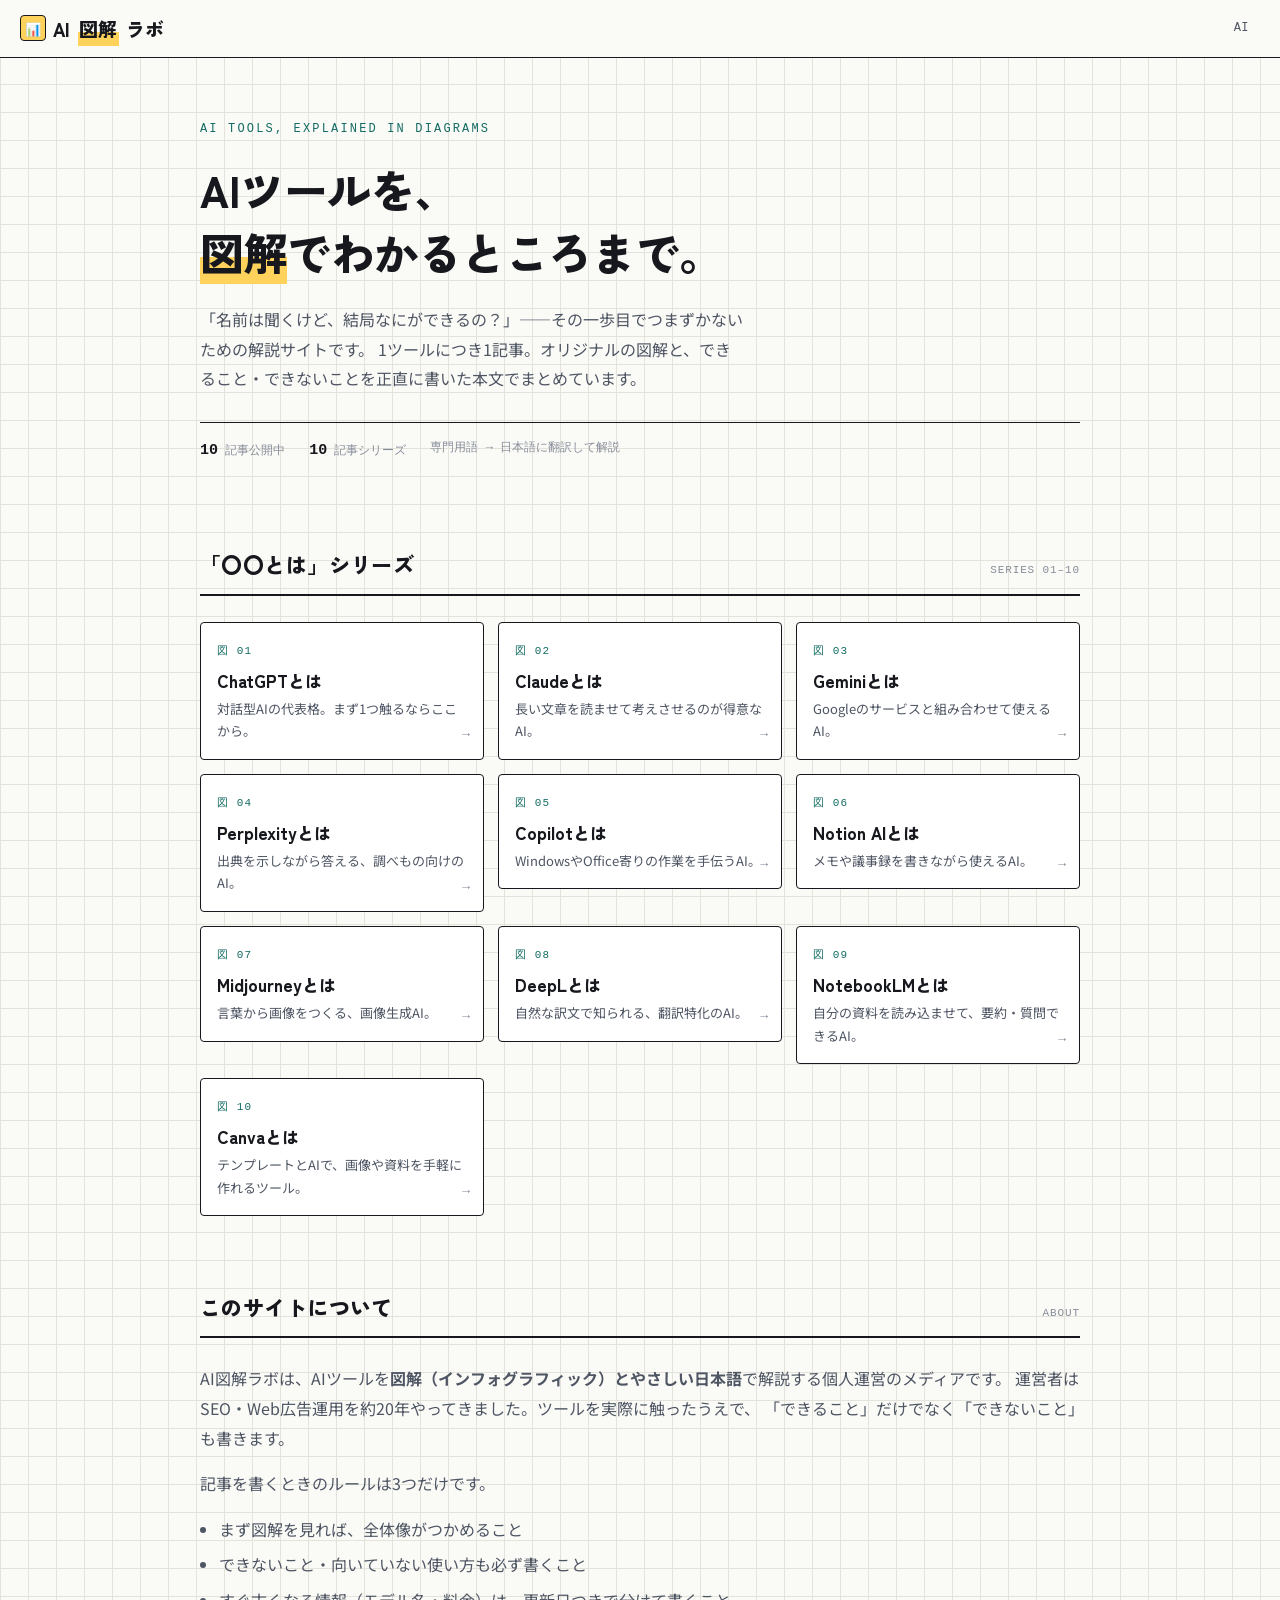
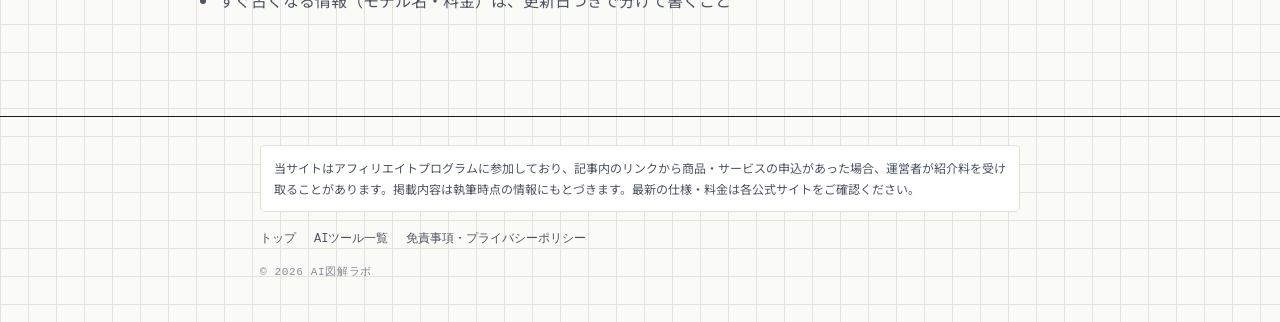
<file: index.html>
<!DOCTYPE html>
<html lang="ja">
<head>
<script async src="https://www.googletagmanager.com/gtag/js?id=G-E1PYZS2K83"></script>
<script src="/assets/ga.js"></script>
<meta charset="UTF-8">
<meta name="viewport" content="width=device-width, initial-scale=1.0">
<title>AI図解ラボ｜AIツールを「図解」でわかりやすく解説するメディア</title>
<meta name="description" content="ChatGPT・Claude・Gemini・Copilotなど、話題のAIツールを図解（インフォグラフィック）でわかりやすく解説。専門用語をできるだけ使わず、初めての方でも「結局なにができるのか」がわかる入門メディアです。">
<link rel="canonical" href="https://zukailab.com/">
<meta property="og:type" content="website">
<meta property="og:site_name" content="AI図解ラボ">
<meta property="og:title" content="AI図解ラボ｜AIツールを「図解」でわかりやすく解説">
<meta property="og:description" content="話題のAIツールを図解でわかりやすく。初めての方でも「結局なにができるのか」がわかる入門メディア。">
<meta property="og:url" content="https://zukailab.com/">
<meta property="og:image" content="https://zukailab.com/images/ogp.png">
<meta name="twitter:card" content="summary_large_image">
<link rel="preconnect" href="https://fonts.googleapis.com">
<link rel="preconnect" href="https://fonts.gstatic.com" crossorigin>
<link href="https://fonts.googleapis.com/css2?family=Noto+Sans+JP:wght@400;500;700;900&family=Zen+Kaku+Gothic+New:wght@700;900&display=swap" rel="stylesheet">
<link rel="stylesheet" href="/assets/style.css">
<script type="application/ld+json">
{
  "@context":"https://schema.org",
  "@graph":[
    {"@type":"WebSite","@id":"https://zukailab.com/#website","url":"https://zukailab.com/","name":"AI図解ラボ","description":"AIツールを図解でわかりやすく解説するメディア","inLanguage":"ja","publisher":{"@id":"https://zukailab.com/#person"}},
    {"@type":"Person","@id":"https://zukailab.com/#person","name":"Hiro","description":"SEO・Web広告運用を約20年。AIツールを実際に触って解説しています。"},
    {"@type":"CollectionPage","@id":"https://zukailab.com/#collection","url":"https://zukailab.com/","name":"AI図解ラボ","isPartOf":{"@id":"https://zukailab.com/#website"},
      "mainEntity":{"@type":"ItemList","name":"AIツール「〇〇とは」解説シリーズ","itemListElement":[
        {"@type":"ListItem","position":1,"name":"ChatGPTとは","url":"https://zukailab.com/ai/chatgpt/"},
        {"@type":"ListItem","position":2,"name":"Claudeとは","url":"https://zukailab.com/ai/claude/"},
        {"@type":"ListItem","position":3,"name":"Geminiとは","url":"https://zukailab.com/ai/gemini/"},
        {"@type":"ListItem","position":4,"name":"Perplexityとは","url":"https://zukailab.com/ai/perplexity/"},
        {"@type":"ListItem","position":5,"name":"Copilotとは","url":"https://zukailab.com/ai/copilot/"},
        {"@type":"ListItem","position":6,"name":"Notion AIとは","url":"https://zukailab.com/ai/notion-ai/"},
        {"@type":"ListItem","position":7,"name":"Midjourneyとは","url":"https://zukailab.com/ai/midjourney/"},
        {"@type":"ListItem","position":8,"name":"DeepLとは","url":"https://zukailab.com/ai/deepl/"},
        {"@type":"ListItem","position":9,"name":"NotebookLMとは","url":"https://zukailab.com/ai/notebooklm/"},
        {"@type":"ListItem","position":10,"name":"Canvaとは","url":"https://zukailab.com/ai/canva/"}
      ]}}
  ]
}
</script>
</head>
<body>
<header class="header">
  <a href="/" class="logo"><span class="logo-mark">📊</span>AI<em>図解</em>ラボ</a>
  <nav class="header-nav">
    <a href="/ai/" class="nav-link">AI</a>
    <!-- /efficiency/ と /compare/ は、ページを作ってからここに戻す -->
  </nav>
</header>
<main>
  <section class="hero">
    <div class="container-wide">
      <p class="eyebrow">AI tools, explained in diagrams</p>
      <h1>AIツールを、<br><span class="hl">図解</span>でわかるところまで。</h1>
      <p class="lede">
        「名前は聞くけど、結局なにができるの？」——その一歩目でつまずかないための解説サイトです。
        1ツールにつき1記事。オリジナルの図解と、できること・できないことを正直に書いた本文でまとめています。
      </p>
      <div class="hero-meta">
        <span><b>10</b> 記事公開中</span>
        <span><b>10</b> 記事シリーズ</span>
        <span>専門用語 → 日本語に翻訳して解説</span>
      </div>
    </div>
  </section>
  <section class="sec" id="articles">
    <div class="container-wide">
      <div class="sec-head">
        <h2>「〇〇とは」シリーズ</h2>
        <span>SERIES 01–10</span>
      </div>
      <ul class="grid">
        <li><a class="card" href="/ai/chatgpt/"><span class="plate">図 01</span><h3>ChatGPTとは</h3><p>対話型AIの代表格。まず1つ触るならここから。</p><span class="arrow">→</span></a></li>
        <li><a class="card" href="/ai/claude/"><span class="plate">図 02</span><h3>Claudeとは</h3><p>長い文章を読ませて考えさせるのが得意なAI。</p><span class="arrow">→</span></a></li>
        <li><a class="card" href="/ai/gemini/"><span class="plate">図 03</span><h3>Geminiとは</h3><p>Googleのサービスと組み合わせて使えるAI。</p><span class="arrow">→</span></a></li>
        <li><a class="card" href="/ai/perplexity/"><span class="plate">図 04</span><h3>Perplexityとは</h3><p>出典を示しながら答える、調べもの向けのAI。</p><span class="arrow">→</span></a></li>
        <li><a class="card" href="/ai/copilot/"><span class="plate">図 05</span><h3>Copilotとは</h3><p>WindowsやOffice寄りの作業を手伝うAI。</p><span class="arrow">→</span></a></li>
        <li><a class="card" href="/ai/notion-ai/"><span class="plate">図 06</span><h3>Notion AIとは</h3><p>メモや議事録を書きながら使えるAI。</p><span class="arrow">→</span></a></li>
        <li><a class="card" href="/ai/midjourney/"><span class="plate">図 07</span><h3>Midjourneyとは</h3><p>言葉から画像をつくる、画像生成AI。</p><span class="arrow">→</span></a></li>
        <li><a class="card" href="/ai/deepl/"><span class="plate">図 08</span><h3>DeepLとは</h3><p>自然な訳文で知られる、翻訳特化のAI。</p><span class="arrow">→</span></a></li>
        <li><a class="card" href="/ai/notebooklm/"><span class="plate">図 09</span><h3>NotebookLMとは</h3><p>自分の資料を読み込ませて、要約・質問できるAI。</p><span class="arrow">→</span></a></li>
        <li><a class="card" href="/ai/canva/"><span class="plate">図 10</span><h3>Canvaとは</h3><p>テンプレートとAIで、画像や資料を手軽に作れるツール。</p><span class="arrow">→</span></a></li>
      </ul>
    </div>
  </section>
  <section class="sec about" id="about">
    <div class="container-wide">
      <div class="sec-head">
        <h2>このサイトについて</h2>
        <span>ABOUT</span>
      </div>
      <p>
        AI図解ラボは、AIツールを<strong>図解（インフォグラフィック）とやさしい日本語</strong>で解説する個人運営のメディアです。
        運営者はSEO・Web広告運用を約20年やってきました。ツールを実際に触ったうえで、
        「できること」だけでなく「できないこと」も書きます。
      </p>
      <p>記事を書くときのルールは3つだけです。</p>
      <ul>
        <li>まず図解を見れば、全体像がつかめること</li>
        <li>できないこと・向いていない使い方も必ず書くこと</li>
        <li>すぐ古くなる情報（モデル名・料金）は、更新日つきで分けて書くこと</li>
      </ul>
    </div>
  </section>
</main>
<footer class="footer">
  <div class="footer-inner">
    <p class="disclosure">
      当サイトはアフィリエイトプログラムに参加しており、記事内のリンクから商品・サービスの申込があった場合、運営者が紹介料を受け取ることがあります。掲載内容は執筆時点の情報にもとづきます。最新の仕様・料金は各公式サイトをご確認ください。
    </p>
    <nav class="footer-links">
      <a href="/">トップ</a>
      <a href="/ai/">AIツール一覧</a>
      <a href="/disclaimer/">免責事項・プライバシーポリシー</a>
    </nav>
    <p class="footer-text">© 2026 AI図解ラボ</p>
  </div>
</footer>
</body>
</html>
</file>
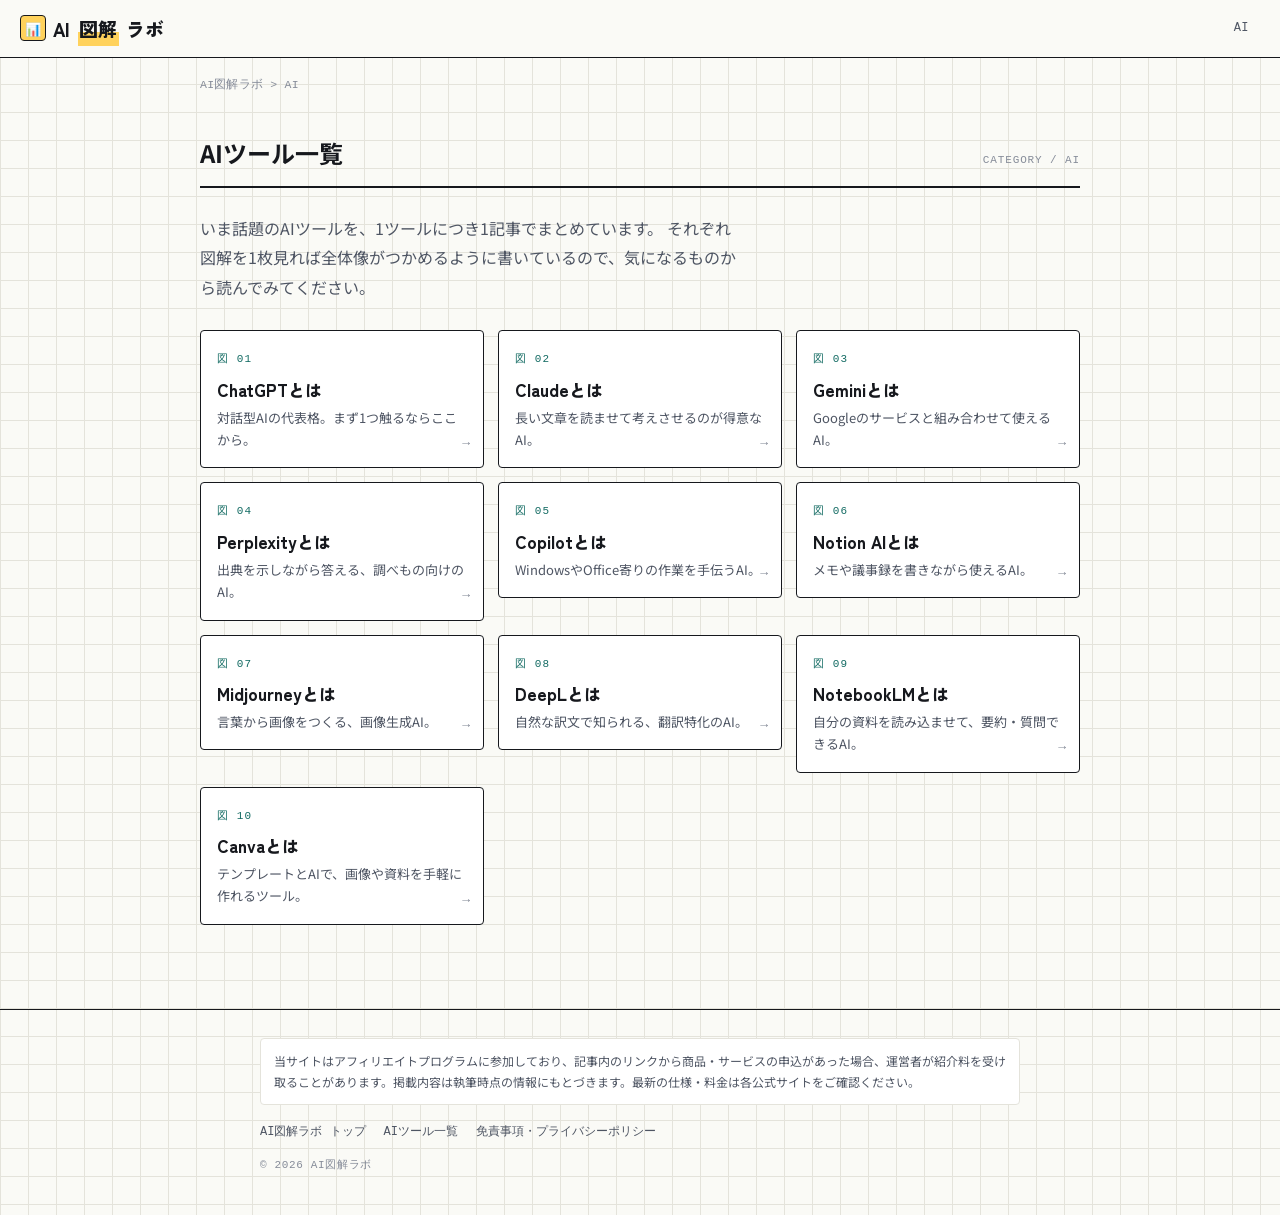
<file: ai/index.html>
<!DOCTYPE html>
<html lang="ja">
<head>
<script async src="https://www.googletagmanager.com/gtag/js?id=G-E1PYZS2K83"></script>
<script src="/assets/ga.js"></script>
<meta charset="UTF-8">
<meta name="viewport" content="width=device-width, initial-scale=1.0">
<title>AIツール一覧｜図解でわかるAIサービス解説 | AI図解ラボ</title>
<meta name="description" content="ChatGPT・Claude・Gemini・Perplexity・Copilot・Notion AI・Midjourney・DeepL・NotebookLM・Canva。話題のAIツールを1ツール1記事、図解つきで解説しています。">
<link rel="canonical" href="https://zukailab.com/ai/">
<meta property="og:type" content="website">
<meta property="og:site_name" content="AI図解ラボ">
<meta property="og:title" content="AIツール一覧｜図解でわかるAIサービス解説">
<meta property="og:description" content="話題のAIツールを1ツール1記事、図解つきで解説しています。">
<meta property="og:url" content="https://zukailab.com/ai/">
<meta property="og:image" content="https://zukailab.com/images/ogp.png">
<meta name="twitter:card" content="summary_large_image">
<link rel="preconnect" href="https://fonts.googleapis.com">
<link rel="preconnect" href="https://fonts.gstatic.com" crossorigin>
<link href="https://fonts.googleapis.com/css2?family=Noto+Sans+JP:wght@400;500;700;900&family=Zen+Kaku+Gothic+New:wght@700;900&display=swap" rel="stylesheet">
<link rel="stylesheet" href="/assets/style.css">
<script type="application/ld+json">
{
  "@context":"https://schema.org",
  "@type":"BreadcrumbList",
  "itemListElement":[
    {"@type":"ListItem","position":1,"name":"AI図解ラボ","item":"https://zukailab.com/"},
    {"@type":"ListItem","position":2,"name":"AI"}
  ]
}
</script>
</head>
<body>
<header class="header">
  <a href="/" class="logo"><span class="logo-mark">📊</span>AI<em>図解</em>ラボ</a>
  <nav class="header-nav">
    <a href="/ai/" class="nav-link">AI</a>
  </nav>
</header>
<main class="container-wide">
  <nav class="breadcrumb"><a href="/">AI図解ラボ</a> &gt; AI</nav>
  <section class="sec">
    <div class="sec-head">
      <h1>AIツール一覧</h1>
      <span>CATEGORY / AI</span>
    </div>
    <p class="lede">
      いま話題のAIツールを、1ツールにつき1記事でまとめています。
      それぞれ図解を1枚見れば全体像がつかめるように書いているので、気になるものから読んでみてください。
    </p>
    <ul class="grid">
      <li><a class="card" href="/ai/chatgpt/"><span class="plate">図 01</span><h3>ChatGPTとは</h3><p>対話型AIの代表格。まず1つ触るならここから。</p><span class="arrow">→</span></a></li>
      <li><a class="card" href="/ai/claude/"><span class="plate">図 02</span><h3>Claudeとは</h3><p>長い文章を読ませて考えさせるのが得意なAI。</p><span class="arrow">→</span></a></li>
      <li><a class="card" href="/ai/gemini/"><span class="plate">図 03</span><h3>Geminiとは</h3><p>Googleのサービスと組み合わせて使えるAI。</p><span class="arrow">→</span></a></li>
      <li><a class="card" href="/ai/perplexity/"><span class="plate">図 04</span><h3>Perplexityとは</h3><p>出典を示しながら答える、調べもの向けのAI。</p><span class="arrow">→</span></a></li>
      <li><a class="card" href="/ai/copilot/"><span class="plate">図 05</span><h3>Copilotとは</h3><p>WindowsやOffice寄りの作業を手伝うAI。</p><span class="arrow">→</span></a></li>
      <li><a class="card" href="/ai/notion-ai/"><span class="plate">図 06</span><h3>Notion AIとは</h3><p>メモや議事録を書きながら使えるAI。</p><span class="arrow">→</span></a></li>
      <li><a class="card" href="/ai/midjourney/"><span class="plate">図 07</span><h3>Midjourneyとは</h3><p>言葉から画像をつくる、画像生成AI。</p><span class="arrow">→</span></a></li>
      <li><a class="card" href="/ai/deepl/"><span class="plate">図 08</span><h3>DeepLとは</h3><p>自然な訳文で知られる、翻訳特化のAI。</p><span class="arrow">→</span></a></li>
      <li><a class="card" href="/ai/notebooklm/"><span class="plate">図 09</span><h3>NotebookLMとは</h3><p>自分の資料を読み込ませて、要約・質問できるAI。</p><span class="arrow">→</span></a></li>
      <li><a class="card" href="/ai/canva/"><span class="plate">図 10</span><h3>Canvaとは</h3><p>テンプレートとAIで、画像や資料を手軽に作れるツール。</p><span class="arrow">→</span></a></li>
    </ul>
  </section>
</main>
<footer class="footer">
  <div class="footer-inner">
    <p class="disclosure">
      当サイトはアフィリエイトプログラムに参加しており、記事内のリンクから商品・サービスの申込があった場合、運営者が紹介料を受け取ることがあります。掲載内容は執筆時点の情報にもとづきます。最新の仕様・料金は各公式サイトをご確認ください。
    </p>
    <nav class="footer-links">
      <a href="/">AI図解ラボ トップ</a>
      <a href="/ai/">AIツール一覧</a>
      <a href="/disclaimer/">免責事項・プライバシーポリシー</a>
    </nav>
    <p class="footer-text">© 2026 AI図解ラボ</p>
  </div>
</footer>
</body>
</html>
</file>
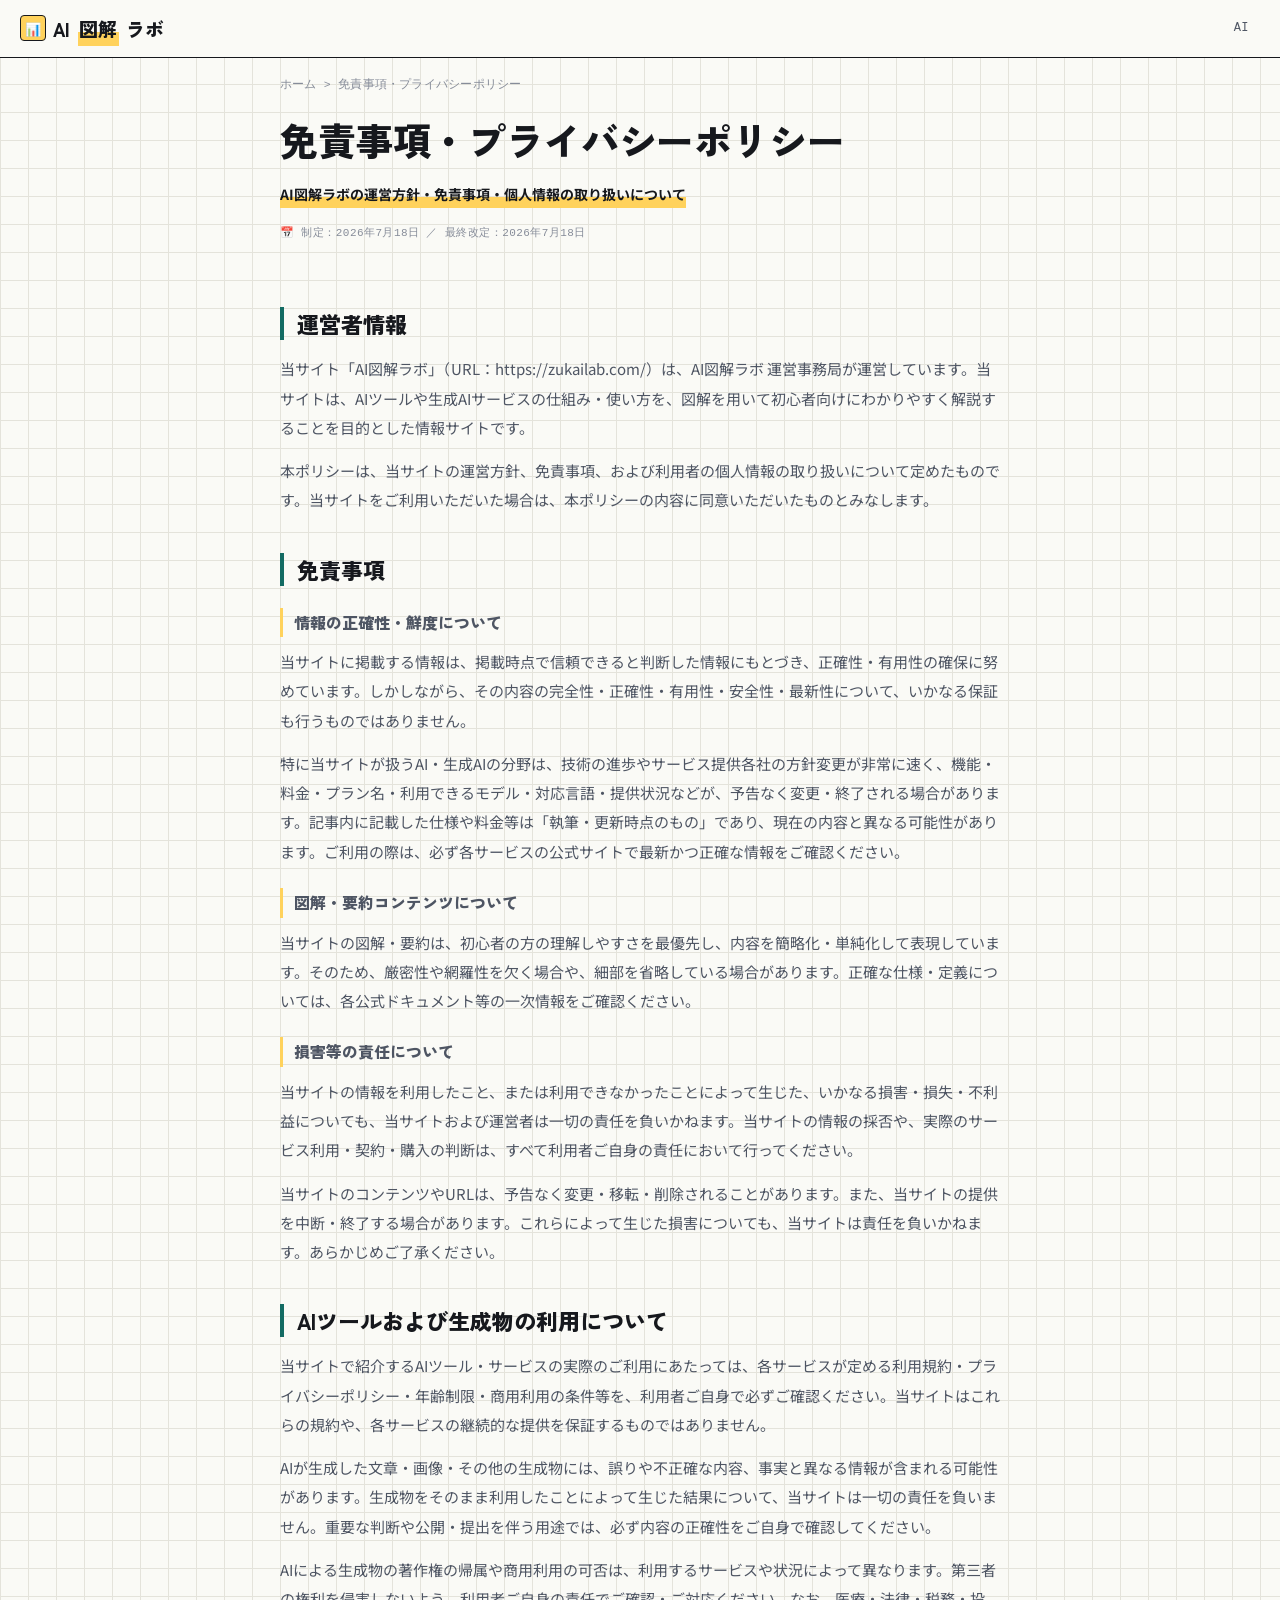
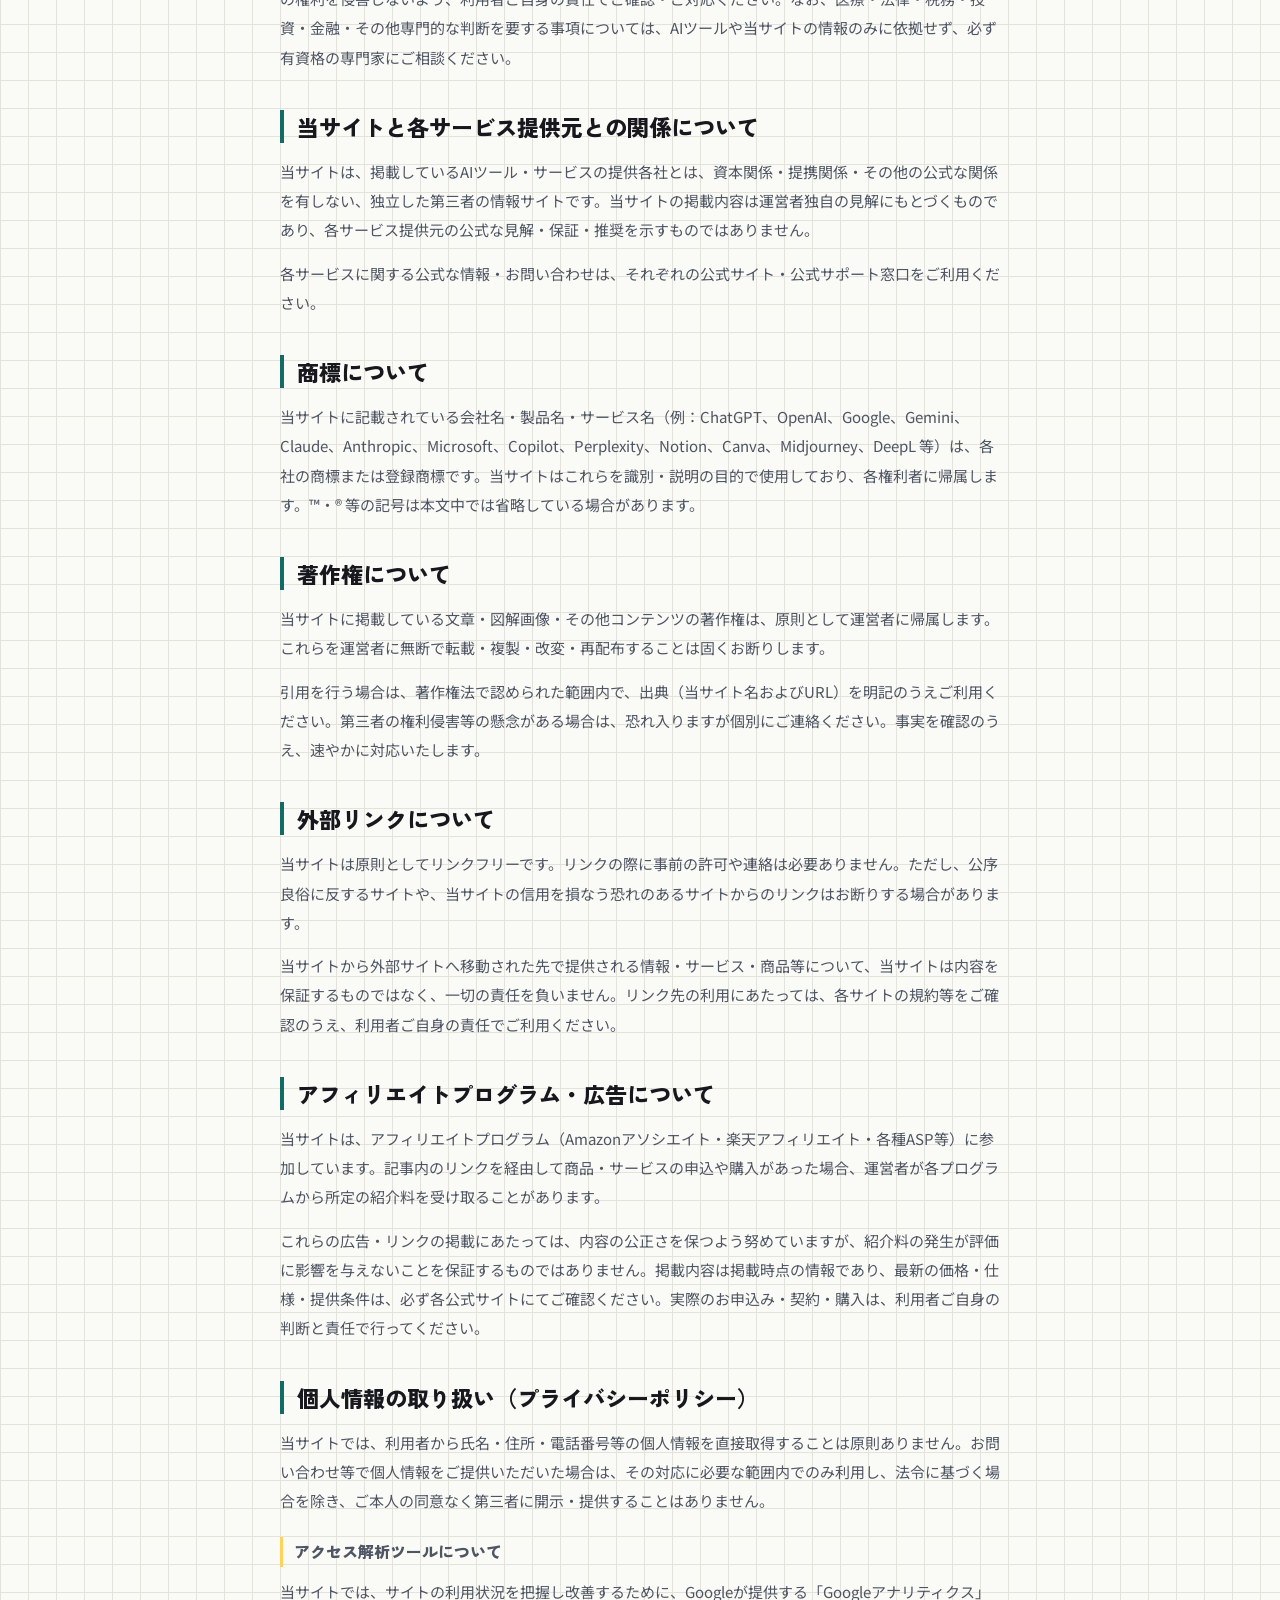
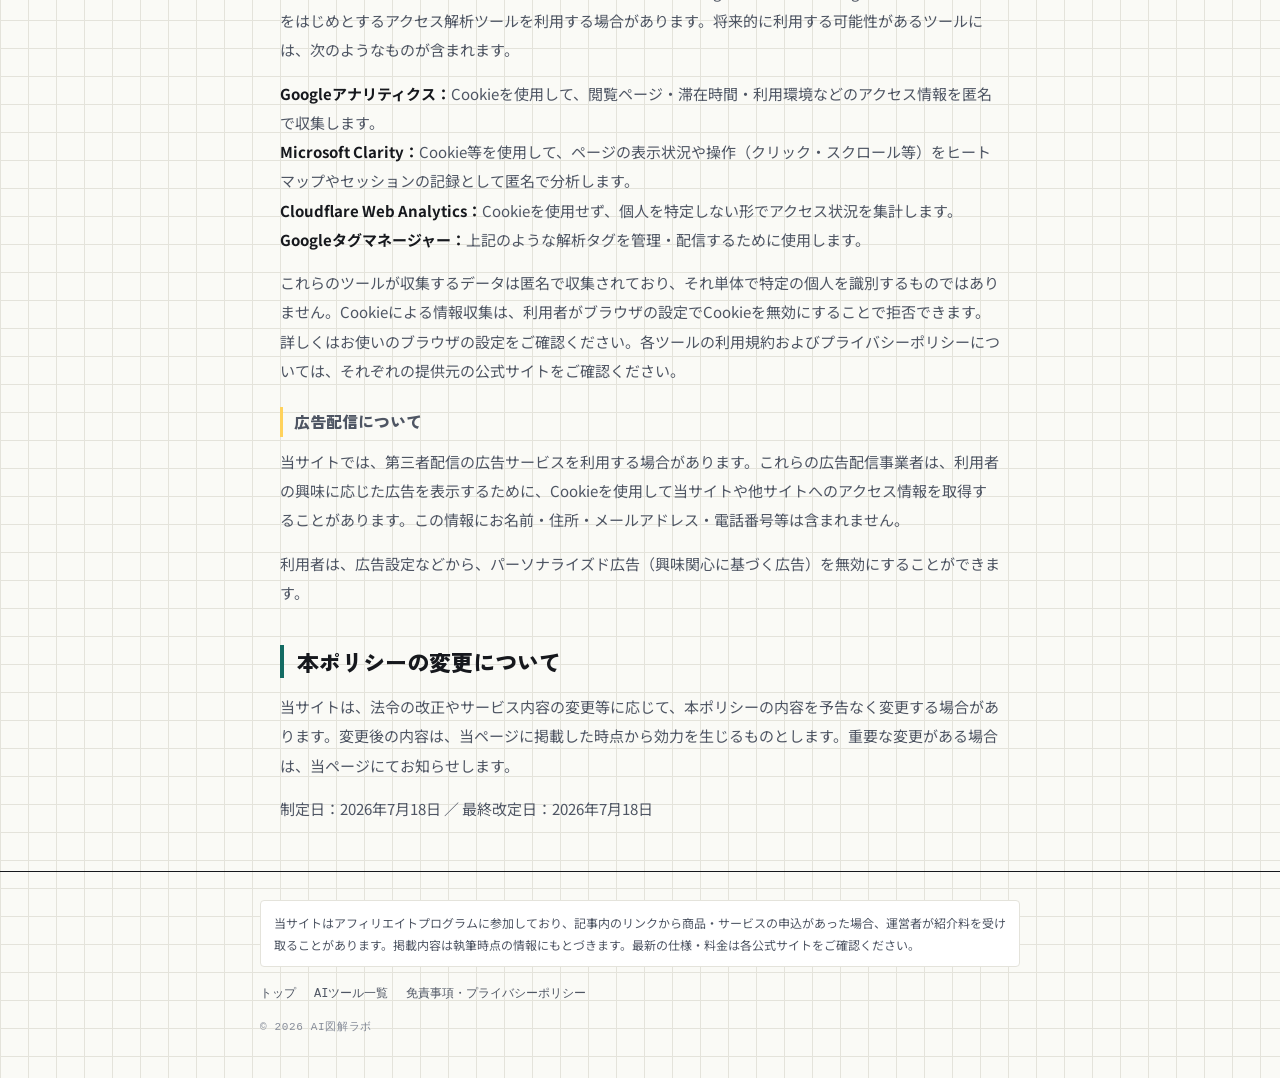
<file: disclaimer/index.html>
<!DOCTYPE html>
<html lang="ja">
<head>
<meta charset="UTF-8">
<meta name="viewport" content="width=device-width, initial-scale=1.0">
<title>免責事項・プライバシーポリシー | AI図解ラボ</title>
<meta name="description" content="AI図解ラボの免責事項・プライバシーポリシー・運営者情報。情報の正確性、AIツールおよび生成物の利用、著作権・商標、アフィリエイト、アクセス解析（Cookie）の取り扱いについて記載しています。">
<link rel="canonical" href="https://zukailab.com/disclaimer/">
<!-- OGP -->
<meta property="og:type" content="website">
<meta property="og:site_name" content="AI図解ラボ">
<meta property="og:title" content="免責事項・プライバシーポリシー | AI図解ラボ">
<meta property="og:description" content="AI図解ラボの免責事項・プライバシーポリシー・運営者情報。情報の正確性、AIツールおよび生成物の利用、著作権・商標、アフィリエイト、アクセス解析（Cookie）の取り扱いについて記載しています。">
<meta property="og:url" content="https://zukailab.com/disclaimer/">
<meta property="og:image" content="https://zukailab.com/images/ogp.png">
<meta name="twitter:card" content="summary_large_image">
<link rel="preconnect" href="https://fonts.googleapis.com">
<link rel="preconnect" href="https://fonts.gstatic.com" crossorigin>
<link href="https://fonts.googleapis.com/css2?family=Noto+Sans+JP:wght@400;500;700;900&family=Zen+Kaku+Gothic+New:wght@700;900&display=swap" rel="stylesheet">
<link rel="stylesheet" href="/assets/style.css">
<!-- 構造化データ：BreadcrumbList -->
<script type="application/ld+json">
{
  "@context":"https://schema.org",
  "@type":"BreadcrumbList",
  "itemListElement":[
    {"@type":"ListItem","position":1,"name":"ホーム","item":"https://zukailab.com/"},
    {"@type":"ListItem","position":2,"name":"免責事項・プライバシーポリシー"}
  ]
}
</script>
</head>
<body>
<header class="header">
  <a href="/" class="logo"><span class="logo-mark">📊</span>AI<em>図解</em>ラボ</a>
  <nav class="header-nav">
    <a href="/ai/" class="nav-link">AI</a>
  </nav>
</header>
<div class="container">
  <nav class="breadcrumb">
    <a href="/">ホーム</a> &gt; 免責事項・プライバシーポリシー
  </nav>
  <article>
    <header class="article-header">
      <h1 class="article-h1">免責事項・プライバシーポリシー</h1>
      <p class="article-subcopy">AI図解ラボの運営方針・免責事項・個人情報の取り扱いについて</p>
      <time class="pubdate" datetime="2026-07-18">📅 制定：2026年7月18日 ／ 最終改定：2026年7月18日</time>
    </header>

    <section class="content-section">
      <h2 class="content-h2">運営者情報</h2>
      <p>当サイト「AI図解ラボ」（URL：https://zukailab.com/）は、AI図解ラボ 運営事務局が運営しています。当サイトは、AIツールや生成AIサービスの仕組み・使い方を、図解を用いて初心者向けにわかりやすく解説することを目的とした情報サイトです。</p>
      <p>本ポリシーは、当サイトの運営方針、免責事項、および利用者の個人情報の取り扱いについて定めたものです。当サイトをご利用いただいた場合は、本ポリシーの内容に同意いただいたものとみなします。</p>
    </section>

    <section class="content-section">
      <h2 class="content-h2">免責事項</h2>

      <h3 class="content-h3">情報の正確性・鮮度について</h3>
      <p>当サイトに掲載する情報は、掲載時点で信頼できると判断した情報にもとづき、正確性・有用性の確保に努めています。しかしながら、その内容の完全性・正確性・有用性・安全性・最新性について、いかなる保証も行うものではありません。</p>
      <p>特に当サイトが扱うAI・生成AIの分野は、技術の進歩やサービス提供各社の方針変更が非常に速く、機能・料金・プラン名・利用できるモデル・対応言語・提供状況などが、予告なく変更・終了される場合があります。記事内に記載した仕様や料金等は「執筆・更新時点のもの」であり、現在の内容と異なる可能性があります。ご利用の際は、必ず各サービスの公式サイトで最新かつ正確な情報をご確認ください。</p>

      <h3 class="content-h3">図解・要約コンテンツについて</h3>
      <p>当サイトの図解・要約は、初心者の方の理解しやすさを最優先し、内容を簡略化・単純化して表現しています。そのため、厳密性や網羅性を欠く場合や、細部を省略している場合があります。正確な仕様・定義については、各公式ドキュメント等の一次情報をご確認ください。</p>

      <h3 class="content-h3">損害等の責任について</h3>
      <p>当サイトの情報を利用したこと、または利用できなかったことによって生じた、いかなる損害・損失・不利益についても、当サイトおよび運営者は一切の責任を負いかねます。当サイトの情報の採否や、実際のサービス利用・契約・購入の判断は、すべて利用者ご自身の責任において行ってください。</p>
      <p>当サイトのコンテンツやURLは、予告なく変更・移転・削除されることがあります。また、当サイトの提供を中断・終了する場合があります。これらによって生じた損害についても、当サイトは責任を負いかねます。あらかじめご了承ください。</p>
    </section>

    <section class="content-section">
      <h2 class="content-h2">AIツールおよび生成物の利用について</h2>
      <p>当サイトで紹介するAIツール・サービスの実際のご利用にあたっては、各サービスが定める利用規約・プライバシーポリシー・年齢制限・商用利用の条件等を、利用者ご自身で必ずご確認ください。当サイトはこれらの規約や、各サービスの継続的な提供を保証するものではありません。</p>
      <p>AIが生成した文章・画像・その他の生成物には、誤りや不正確な内容、事実と異なる情報が含まれる可能性があります。生成物をそのまま利用したことによって生じた結果について、当サイトは一切の責任を負いません。重要な判断や公開・提出を伴う用途では、必ず内容の正確性をご自身で確認してください。</p>
      <p>AIによる生成物の著作権の帰属や商用利用の可否は、利用するサービスや状況によって異なります。第三者の権利を侵害しないよう、利用者ご自身の責任でご確認・ご対応ください。なお、医療・法律・税務・投資・金融・その他専門的な判断を要する事項については、AIツールや当サイトの情報のみに依拠せず、必ず有資格の専門家にご相談ください。</p>
    </section>

    <section class="content-section">
      <h2 class="content-h2">当サイトと各サービス提供元との関係について</h2>
      <p>当サイトは、掲載しているAIツール・サービスの提供各社とは、資本関係・提携関係・その他の公式な関係を有しない、独立した第三者の情報サイトです。当サイトの掲載内容は運営者独自の見解にもとづくものであり、各サービス提供元の公式な見解・保証・推奨を示すものではありません。</p>
      <p>各サービスに関する公式な情報・お問い合わせは、それぞれの公式サイト・公式サポート窓口をご利用ください。</p>
    </section>

    <section class="content-section">
      <h2 class="content-h2">商標について</h2>
      <p>当サイトに記載されている会社名・製品名・サービス名（例：ChatGPT、OpenAI、Google、Gemini、Claude、Anthropic、Microsoft、Copilot、Perplexity、Notion、Canva、Midjourney、DeepL 等）は、各社の商標または登録商標です。当サイトはこれらを識別・説明の目的で使用しており、各権利者に帰属します。™・® 等の記号は本文中では省略している場合があります。</p>
    </section>

    <section class="content-section">
      <h2 class="content-h2">著作権について</h2>
      <p>当サイトに掲載している文章・図解画像・その他コンテンツの著作権は、原則として運営者に帰属します。これらを運営者に無断で転載・複製・改変・再配布することは固くお断りします。</p>
      <p>引用を行う場合は、著作権法で認められた範囲内で、出典（当サイト名およびURL）を明記のうえご利用ください。第三者の権利侵害等の懸念がある場合は、恐れ入りますが個別にご連絡ください。事実を確認のうえ、速やかに対応いたします。</p>
    </section>

    <section class="content-section">
      <h2 class="content-h2">外部リンクについて</h2>
      <p>当サイトは原則としてリンクフリーです。リンクの際に事前の許可や連絡は必要ありません。ただし、公序良俗に反するサイトや、当サイトの信用を損なう恐れのあるサイトからのリンクはお断りする場合があります。</p>
      <p>当サイトから外部サイトへ移動された先で提供される情報・サービス・商品等について、当サイトは内容を保証するものではなく、一切の責任を負いません。リンク先の利用にあたっては、各サイトの規約等をご確認のうえ、利用者ご自身の責任でご利用ください。</p>
    </section>

    <section class="content-section">
      <h2 class="content-h2">アフィリエイトプログラム・広告について</h2>
      <p>当サイトは、アフィリエイトプログラム（Amazonアソシエイト・楽天アフィリエイト・各種ASP等）に参加しています。記事内のリンクを経由して商品・サービスの申込や購入があった場合、運営者が各プログラムから所定の紹介料を受け取ることがあります。</p>
      <p>これらの広告・リンクの掲載にあたっては、内容の公正さを保つよう努めていますが、紹介料の発生が評価に影響を与えないことを保証するものではありません。掲載内容は掲載時点の情報であり、最新の価格・仕様・提供条件は、必ず各公式サイトにてご確認ください。実際のお申込み・契約・購入は、利用者ご自身の判断と責任で行ってください。</p>
    </section>

    <section class="content-section">
      <h2 class="content-h2">個人情報の取り扱い（プライバシーポリシー）</h2>
      <p>当サイトでは、利用者から氏名・住所・電話番号等の個人情報を直接取得することは原則ありません。お問い合わせ等で個人情報をご提供いただいた場合は、その対応に必要な範囲内でのみ利用し、法令に基づく場合を除き、ご本人の同意なく第三者に開示・提供することはありません。</p>

      <h3 class="content-h3">アクセス解析ツールについて</h3>
      <p>当サイトでは、サイトの利用状況を把握し改善するために、Googleが提供する「Googleアナリティクス」をはじめとするアクセス解析ツールを利用する場合があります。将来的に利用する可能性があるツールには、次のようなものが含まれます。</p>
      <p><strong>Googleアナリティクス：</strong>Cookieを使用して、閲覧ページ・滞在時間・利用環境などのアクセス情報を匿名で収集します。<br>
      <strong>Microsoft Clarity：</strong>Cookie等を使用して、ページの表示状況や操作（クリック・スクロール等）をヒートマップやセッションの記録として匿名で分析します。<br>
      <strong>Cloudflare Web Analytics：</strong>Cookieを使用せず、個人を特定しない形でアクセス状況を集計します。<br>
      <strong>Googleタグマネージャー：</strong>上記のような解析タグを管理・配信するために使用します。</p>
      <p>これらのツールが収集するデータは匿名で収集されており、それ単体で特定の個人を識別するものではありません。Cookieによる情報収集は、利用者がブラウザの設定でCookieを無効にすることで拒否できます。詳しくはお使いのブラウザの設定をご確認ください。各ツールの利用規約およびプライバシーポリシーについては、それぞれの提供元の公式サイトをご確認ください。</p>

      <h3 class="content-h3">広告配信について</h3>
      <p>当サイトでは、第三者配信の広告サービスを利用する場合があります。これらの広告配信事業者は、利用者の興味に応じた広告を表示するために、Cookieを使用して当サイトや他サイトへのアクセス情報を取得することがあります。この情報にお名前・住所・メールアドレス・電話番号等は含まれません。</p>
      <p>利用者は、広告設定などから、パーソナライズド広告（興味関心に基づく広告）を無効にすることができます。</p>
    </section>

    <section class="content-section">
      <h2 class="content-h2">本ポリシーの変更について</h2>
      <p>当サイトは、法令の改正やサービス内容の変更等に応じて、本ポリシーの内容を予告なく変更する場合があります。変更後の内容は、当ページに掲載した時点から効力を生じるものとします。重要な変更がある場合は、当ページにてお知らせします。</p>
      <p>制定日：2026年7月18日 ／ 最終改定日：2026年7月18日</p>
    </section>
  </article>
</div>
<footer class="footer">
  <div class="footer-inner">
    <p class="disclosure">
      当サイトはアフィリエイトプログラムに参加しており、記事内のリンクから商品・サービスの申込があった場合、運営者が紹介料を受け取ることがあります。掲載内容は執筆時点の情報にもとづきます。最新の仕様・料金は各公式サイトをご確認ください。
    </p>
    <nav class="footer-links">
      <a href="/">トップ</a>
      <a href="/ai/">AIツール一覧</a>
      <a href="/disclaimer/">免責事項・プライバシーポリシー</a>
    </nav>
    <p class="footer-text">© 2026 AI図解ラボ</p>
  </div>
</footer>
</body>
</html>
</file>
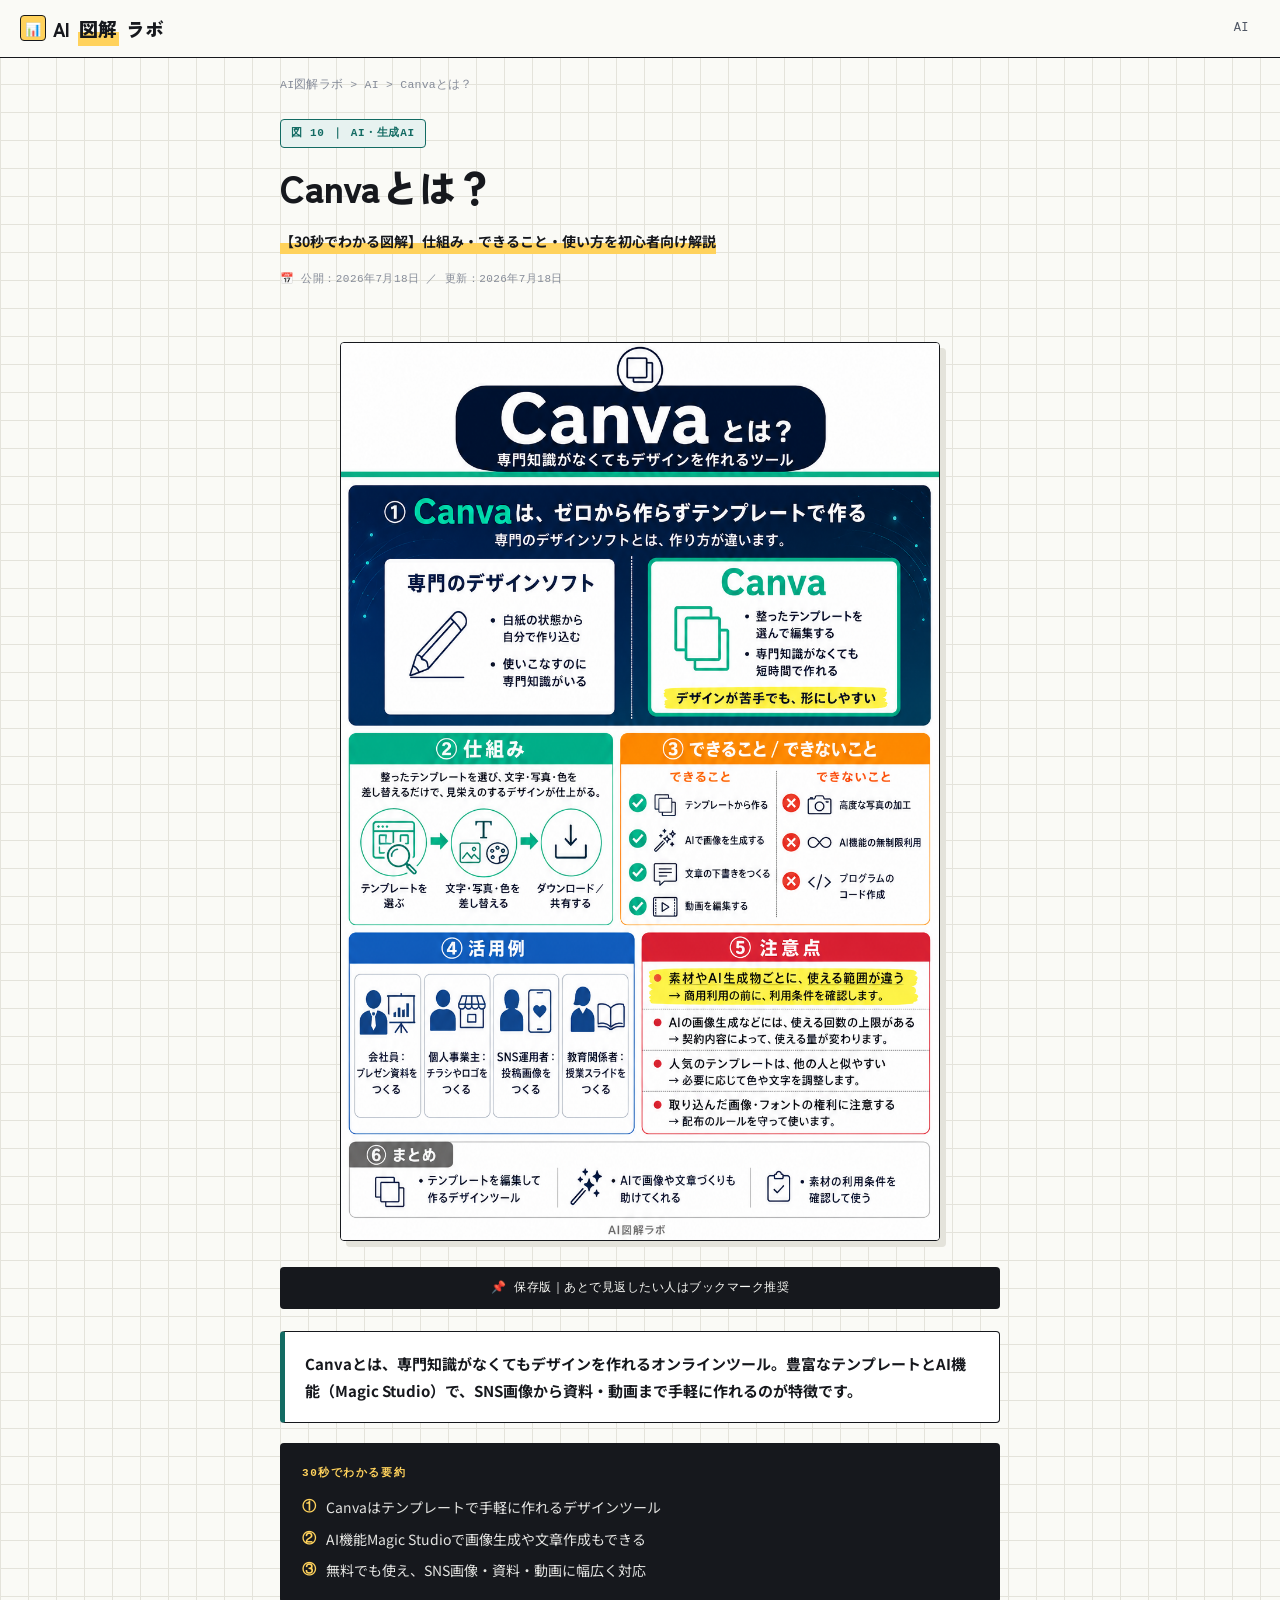
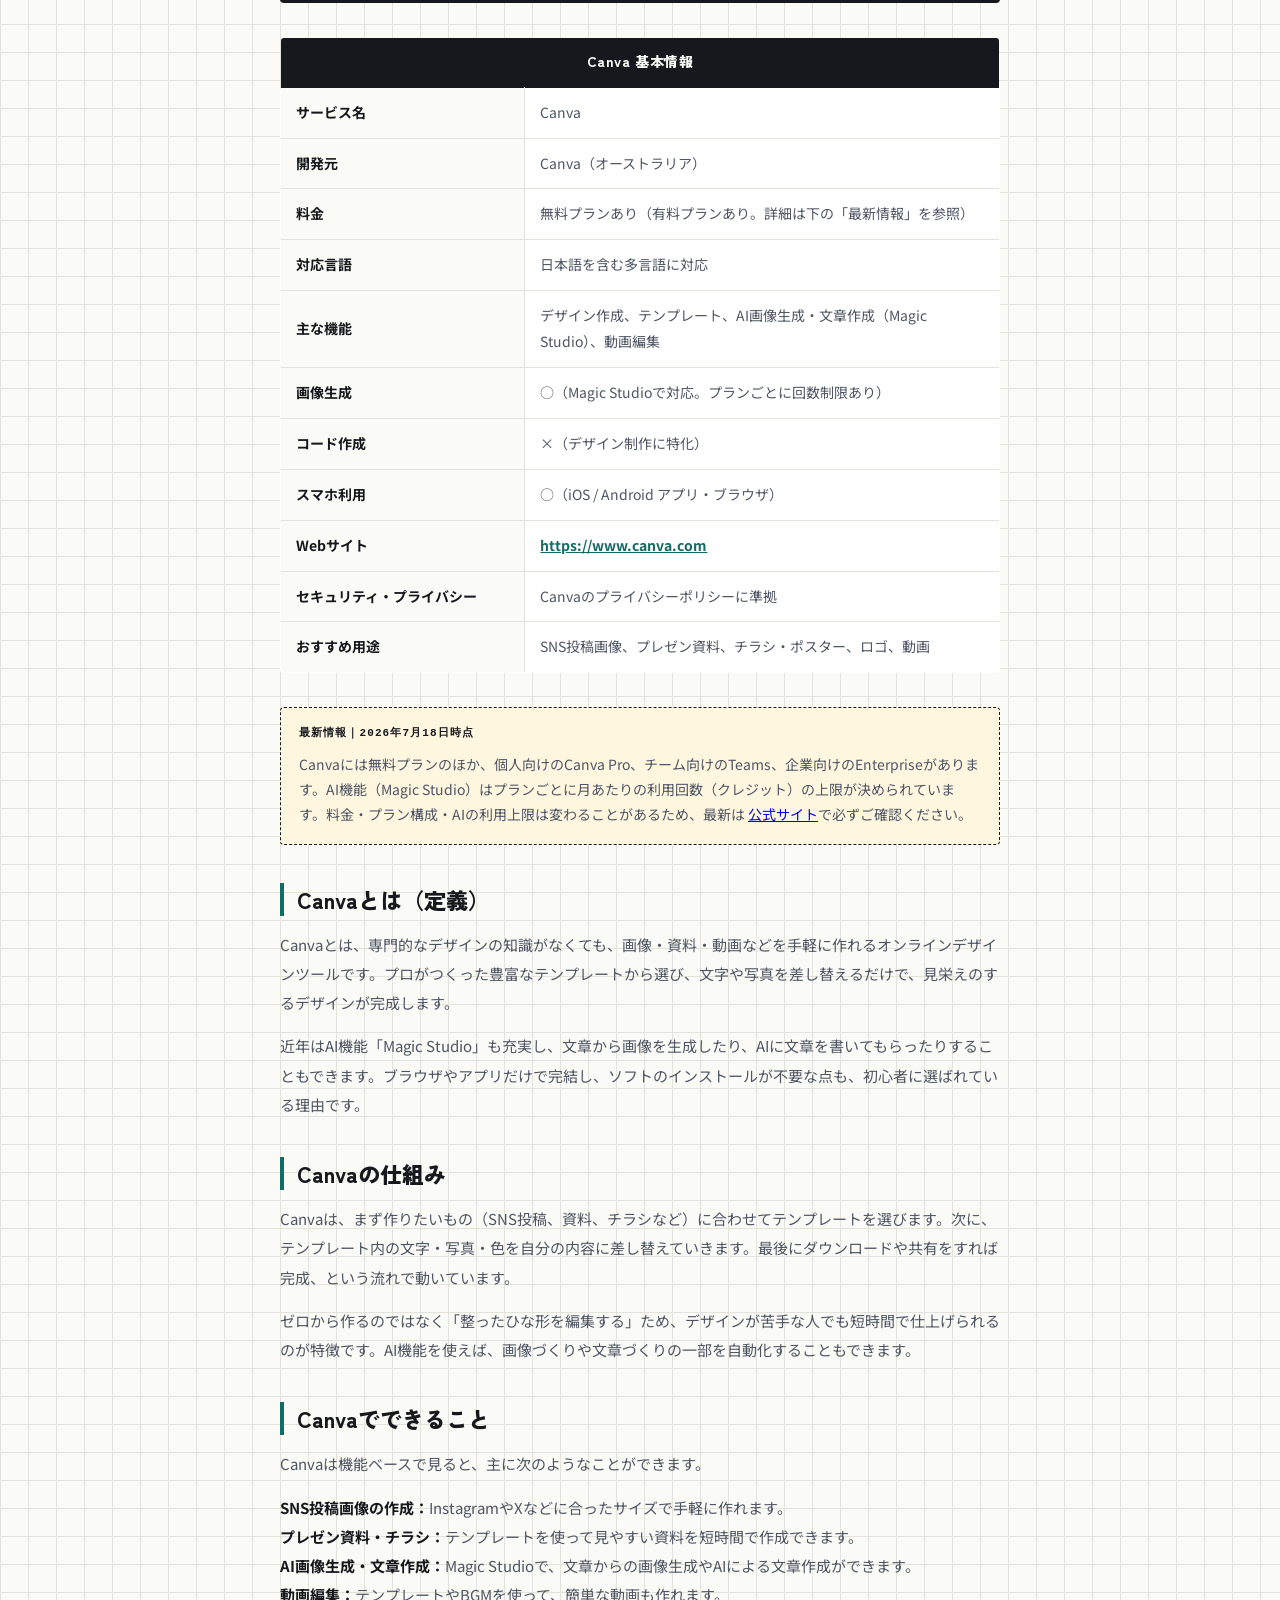
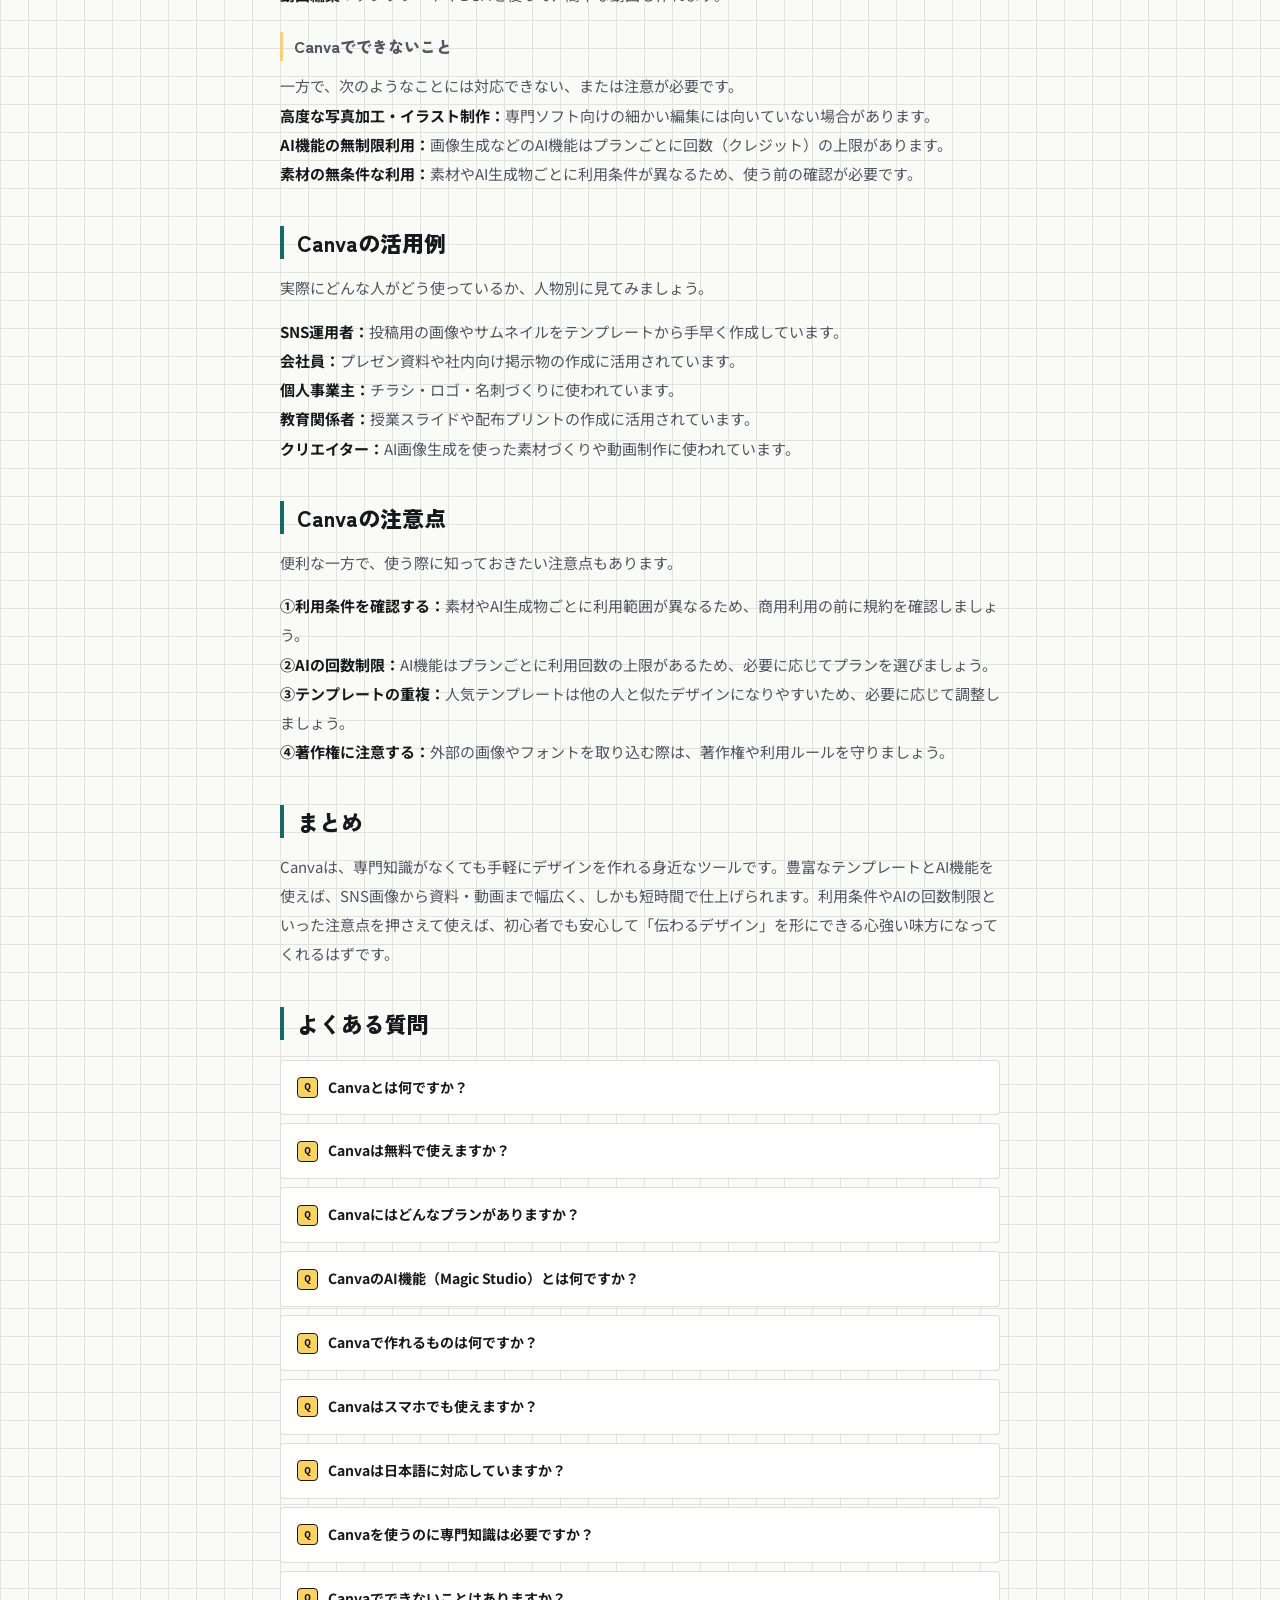
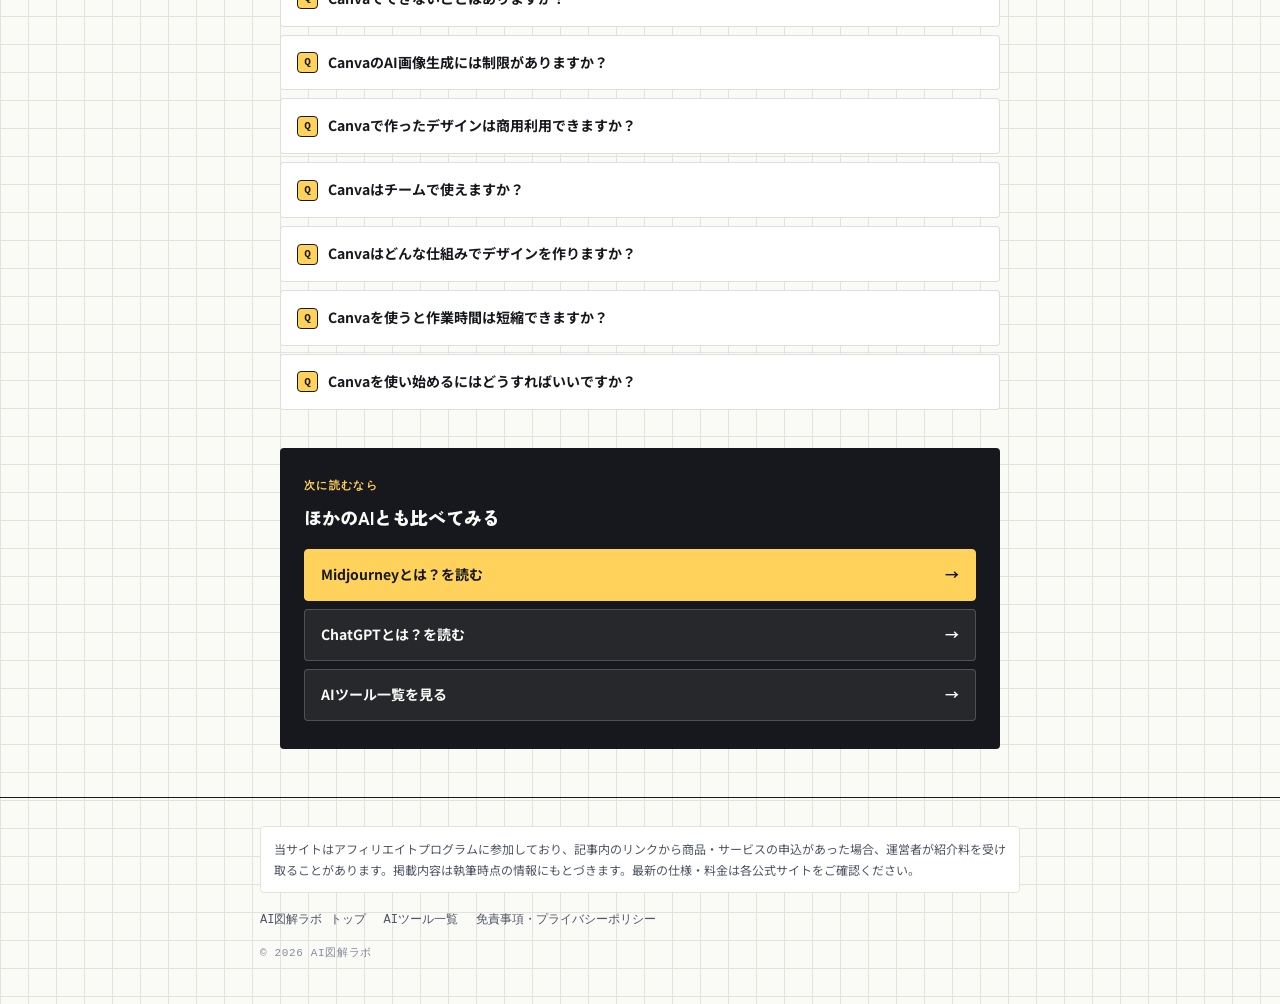
<file: ai/canva/index.html>
<!DOCTYPE html>
<html lang="ja">
<head>
<script async src="https://www.googletagmanager.com/gtag/js?id=G-E1PYZS2K83"></script>
<script src="/assets/ga.js"></script>
<meta charset="UTF-8">
<meta name="viewport" content="width=device-width, initial-scale=1.0">
<title>Canvaとは？AIでデザインを作る使い方を図解 | AI図解ラボ</title>
<meta name="description" content="Canvaとは何か、図解で30秒でわかる解説。仕組み・できること・活用例・注意点まで初心者向けにやさしく説明します。">
<link rel="canonical" href="https://zukailab.com/ai/canva/">
<!-- OGP -->
<meta property="og:type" content="article">
<meta property="og:site_name" content="AI図解ラボ">
<meta property="og:title" content="Canvaとは？【30秒でわかる図解】 | AI図解ラボ">
<meta property="og:description" content="Canvaとは何か、図解で30秒でわかる解説。仕組み・できること・活用例・注意点まで初心者向けにやさしく説明します。">
<meta property="og:url" content="https://zukailab.com/ai/canva/">
<meta property="og:image" content="https://zukailab.com/images/canva-zukai-explanation.png">
<meta name="twitter:card" content="summary_large_image">
<link rel="preconnect" href="https://fonts.googleapis.com">
<link rel="preconnect" href="https://fonts.gstatic.com" crossorigin>
<link href="https://fonts.googleapis.com/css2?family=Noto+Sans+JP:wght@400;500;700;900&family=Zen+Kaku+Gothic+New:wght@700;900&display=swap" rel="stylesheet">
<link rel="stylesheet" href="/assets/style.css">
<!-- 構造化データ：Article -->
<script type="application/ld+json">
{
  "@context":"https://schema.org",
  "@type":"Article",
  "headline":"Canvaとは？仕組み・できること・使い方を初心者向け解説",
  "image":"https://zukailab.com/images/canva-zukai-explanation.png",
  "author":{"@type":"Person","name":"Hiro","url":"https://zukailab.com/#person"},
  "publisher":{"@type":"Organization","name":"AI図解ラボ","logo":{"@type":"ImageObject","url":"https://zukailab.com/images/logo.png"}},
  "datePublished":"2026-07-18",
  "dateModified":"2026-07-18",
  "mainEntityOfPage":{"@type":"WebPage","@id":"https://zukailab.com/ai/canva/"},
  "description":"Canvaとは何か、図解で30秒でわかる解説。仕組み・できること・活用例・注意点まで初心者向けにやさしく説明します。"
}
</script>
<!-- 構造化データ：BreadcrumbList（/ai/ は実在ページ） -->
<script type="application/ld+json">
{
  "@context":"https://schema.org",
  "@type":"BreadcrumbList",
  "itemListElement":[
    {"@type":"ListItem","position":1,"name":"AI図解ラボ","item":"https://zukailab.com/"},
    {"@type":"ListItem","position":2,"name":"AI","item":"https://zukailab.com/ai/"},
    {"@type":"ListItem","position":3,"name":"Canvaとは？"}
  ]
}
</script>
<!-- 構造化データ：FAQPage（本文と完全一致） -->
<script type="application/ld+json">
{
  "@context":"https://schema.org",
  "@type":"FAQPage",
  "mainEntity":[
    {"@type":"Question","name":"Canvaとは何ですか？","acceptedAnswer":{"@type":"Answer","text":"Canvaは、専門知識がなくても画像・資料・動画などのデザインを作れるオンラインデザインツールです。豊富なテンプレートとAI機能で、初心者でも手軽に制作できます。"}},
    {"@type":"Question","name":"Canvaは無料で使えますか？","acceptedAnswer":{"@type":"Answer","text":"はい。無料プランでも多くのテンプレートや基本機能を利用できます。より多くの素材やAI機能を使いたい場合は有料プランが用意されています。"}},
    {"@type":"Question","name":"Canvaにはどんなプランがありますか？","acceptedAnswer":{"@type":"Answer","text":"無料プランのほか、個人向けのPro、チーム向けのTeams、企業向けのEnterpriseなど、用途に応じたプランがあります。"}},
    {"@type":"Question","name":"CanvaのAI機能（Magic Studio）とは何ですか？","acceptedAnswer":{"@type":"Answer","text":"Magic Studioは、文章から画像を作る画像生成や、AIによる文章作成、背景の自動削除、画像の拡張などをまとめたCanvaのAI機能群です。"}},
    {"@type":"Question","name":"Canvaで作れるものは何ですか？","acceptedAnswer":{"@type":"Answer","text":"SNS投稿画像、プレゼン資料、チラシ、ポスター、ロゴ、動画、名刺など、幅広いデザインを作成できます。"}},
    {"@type":"Question","name":"Canvaはスマホでも使えますか？","acceptedAnswer":{"@type":"Answer","text":"はい。公式アプリ（iOS / Android）やブラウザから、スマホでも利用できます。"}},
    {"@type":"Question","name":"Canvaは日本語に対応していますか？","acceptedAnswer":{"@type":"Answer","text":"はい。日本語の画面表示や日本語フォントに対応しています。"}},
    {"@type":"Question","name":"Canvaを使うのに専門知識は必要ですか？","acceptedAnswer":{"@type":"Answer","text":"不要です。テンプレートを選んで文字や画像を差し替えるだけで作れるため、デザイン初心者でも問題ありません。"}},
    {"@type":"Question","name":"Canvaでできないことはありますか？","acceptedAnswer":{"@type":"Answer","text":"高度な写真加工や本格的なイラスト制作など、専門ソフト向けの細かい作業には向いていない場合があります。用途に応じて使い分けましょう。"}},
    {"@type":"Question","name":"CanvaのAI画像生成には制限がありますか？","acceptedAnswer":{"@type":"Answer","text":"はい。AI機能はプランごとに利用回数（クレジット）の上限が決められています。無料プランは上限が少なめで、有料プランで増えます。"}},
    {"@type":"Question","name":"Canvaで作ったデザインは商用利用できますか？","acceptedAnswer":{"@type":"Answer","text":"多くの場合可能ですが、使用する素材やAI生成物ごとに利用条件が異なります。商用利用の前に利用規約を確認しましょう。"}},
    {"@type":"Question","name":"Canvaはチームで使えますか？","acceptedAnswer":{"@type":"Answer","text":"はい。デザインの共有や共同編集ができるため、チームでの資料作成やSNS運用にも活用されています。"}},
    {"@type":"Question","name":"Canvaはどんな仕組みでデザインを作りますか？","acceptedAnswer":{"@type":"Answer","text":"プロが作ったテンプレートをベースに、文字・写真・色を差し替えるだけで整ったデザインが完成する仕組みです。AI機能を使えば一部を自動で生成できます。"}},
    {"@type":"Question","name":"Canvaを使うと作業時間は短縮できますか？","acceptedAnswer":{"@type":"Answer","text":"はい。テンプレートやAI機能を使うことで、資料や画像を作る時間を大きく短縮できるケースが多いです。"}},
    {"@type":"Question","name":"Canvaを使い始めるにはどうすればいいですか？","acceptedAnswer":{"@type":"Answer","text":"公式サイトやアプリからアカウントを登録するだけで、すぐに使い始めることができます。"}}
  ]
}
</script>
</head>
<body>
<header class="header">
  <a href="/" class="logo"><span class="logo-mark">📊</span>AI<em>図解</em>ラボ</a>
  <nav class="header-nav">
    <a href="/ai/" class="nav-link">AI</a>
  </nav>
</header>
<div class="container">
  <nav class="breadcrumb">
    <a href="/">AI図解ラボ</a> &gt; <a href="/ai/">AI</a> &gt; Canvaとは？
  </nav>
  <article>
    <header class="article-header">
      <span class="category-badge">図 10 ｜ AI・生成AI</span>
      <h1 class="article-h1">Canvaとは？</h1>
      <p class="article-subcopy">【30秒でわかる図解】仕組み・できること・使い方を初心者向け解説</p>
      <time class="pubdate" datetime="2026-07-18">📅 公開：2026年7月18日 ／ 更新：2026年7月18日</time>
    </header>
    <div class="zukai-wrap">
      <img src="/images/canva-zukai-explanation.png"
           alt="Canvaの仕組みを図解したイラスト。定義・仕組み・メリット・活用例・注意点・まとめの6項目を解説"
           width="1080" height="1350" loading="eager">
    </div>
    <div class="save-banner"><span class="pin">📌</span> 保存版｜あとで見返したい人はブックマーク推奨</div>
    <div class="conclusion-box">
      Canvaとは、専門知識がなくてもデザインを作れるオンラインツール。豊富なテンプレートとAI機能（Magic Studio）で、SNS画像から資料・動画まで手軽に作れるのが特徴です。
    </div>
    <div class="summary-box">
      <div class="summary-box-title">30秒でわかる要約</div>
      <div class="summary-row"><span class="summary-num">①</span>Canvaはテンプレートで手軽に作れるデザインツール</div>
      <div class="summary-row"><span class="summary-num">②</span>AI機能Magic Studioで画像生成や文章作成もできる</div>
      <div class="summary-row"><span class="summary-num">③</span>無料でも使え、SNS画像・資料・動画に幅広く対応</div>
    </div>
    <table class="compare-table">
      <caption>Canva 基本情報</caption>
      <tbody>
        <tr><th>サービス名</th><td>Canva</td></tr>
        <tr><th>開発元</th><td>Canva（オーストラリア）</td></tr>
        <tr><th>料金</th><td>無料プランあり（有料プランあり。詳細は下の「最新情報」を参照）</td></tr>
        <tr><th>対応言語</th><td>日本語を含む多言語に対応</td></tr>
        <tr><th>主な機能</th><td>デザイン作成、テンプレート、AI画像生成・文章作成（Magic Studio）、動画編集</td></tr>
        <tr><th>画像生成</th><td>○（Magic Studioで対応。プランごとに回数制限あり）</td></tr>
        <tr><th>コード作成</th><td>×（デザイン制作に特化）</td></tr>
        <tr><th>スマホ利用</th><td>○（iOS / Android アプリ・ブラウザ）</td></tr>
        <tr><th>Webサイト</th><td><a href="https://www.canva.com/ja_jp/" rel="nofollow noopener" target="_blank">https://www.canva.com</a></td></tr>
        <tr><th>セキュリティ・プライバシー</th><td>Canvaのプライバシーポリシーに準拠</td></tr>
        <tr><th>おすすめ用途</th><td>SNS投稿画像、プレゼン資料、チラシ・ポスター、ロゴ、動画</td></tr>
      </tbody>
    </table>
    <!-- ▼ すぐ古くなる情報（プラン名・料金・モデル名）はここに隔離する。更新はこのブロックだけでよい -->
    <div class="volatile-box">
      <span class="volatile-head">最新情報｜2026年7月18日時点</span>
      Canvaには無料プランのほか、個人向けのCanva Pro、チーム向けのTeams、企業向けのEnterpriseがあります。AI機能（Magic Studio）はプランごとに月あたりの利用回数（クレジット）の上限が決められています。料金・プラン構成・AIの利用上限は変わることがあるため、最新は
      <a href="https://www.canva.com/ja_jp/" rel="nofollow noopener" target="_blank">公式サイト</a>で必ずご確認ください。
    </div>
    <section class="content-section">
      <h2 class="content-h2">Canvaとは（定義）</h2>
      <p>Canvaとは、専門的なデザインの知識がなくても、画像・資料・動画などを手軽に作れるオンラインデザインツールです。プロがつくった豊富なテンプレートから選び、文字や写真を差し替えるだけで、見栄えのするデザインが完成します。</p>
      <p>近年はAI機能「Magic Studio」も充実し、文章から画像を生成したり、AIに文章を書いてもらったりすることもできます。ブラウザやアプリだけで完結し、ソフトのインストールが不要な点も、初心者に選ばれている理由です。</p>
    </section>
    <section class="content-section">
      <h2 class="content-h2">Canvaの仕組み</h2>
      <p>Canvaは、まず作りたいもの（SNS投稿、資料、チラシなど）に合わせてテンプレートを選びます。次に、テンプレート内の文字・写真・色を自分の内容に差し替えていきます。最後にダウンロードや共有をすれば完成、という流れで動いています。</p>
      <p>ゼロから作るのではなく「整ったひな形を編集する」ため、デザインが苦手な人でも短時間で仕上げられるのが特徴です。AI機能を使えば、画像づくりや文章づくりの一部を自動化することもできます。</p>
    </section>
    <section class="content-section">
      <h2 class="content-h2">Canvaでできること</h2>
      <p>Canvaは機能ベースで見ると、主に次のようなことができます。</p>
      <p><strong>SNS投稿画像の作成：</strong>InstagramやXなどに合ったサイズで手軽に作れます。<br>
      <strong>プレゼン資料・チラシ：</strong>テンプレートを使って見やすい資料を短時間で作成できます。<br>
      <strong>AI画像生成・文章作成：</strong>Magic Studioで、文章からの画像生成やAIによる文章作成ができます。<br>
      <strong>動画編集：</strong>テンプレートやBGMを使って、簡単な動画も作れます。</p>
      <h3 class="content-h3">Canvaでできないこと</h3>
      <p>一方で、次のようなことには対応できない、または注意が必要です。<br>
      <strong>高度な写真加工・イラスト制作：</strong>専門ソフト向けの細かい編集には向いていない場合があります。<br>
      <strong>AI機能の無制限利用：</strong>画像生成などのAI機能はプランごとに回数（クレジット）の上限があります。<br>
      <strong>素材の無条件な利用：</strong>素材やAI生成物ごとに利用条件が異なるため、使う前の確認が必要です。</p>
    </section>
    <section class="content-section">
      <h2 class="content-h2">Canvaの活用例</h2>
      <p>実際にどんな人がどう使っているか、人物別に見てみましょう。</p>
      <p><strong>SNS運用者：</strong>投稿用の画像やサムネイルをテンプレートから手早く作成しています。<br>
      <strong>会社員：</strong>プレゼン資料や社内向け掲示物の作成に活用されています。<br>
      <strong>個人事業主：</strong>チラシ・ロゴ・名刺づくりに使われています。<br>
      <strong>教育関係者：</strong>授業スライドや配布プリントの作成に活用されています。<br>
      <strong>クリエイター：</strong>AI画像生成を使った素材づくりや動画制作に使われています。</p>
    </section>
    <section class="content-section">
      <h2 class="content-h2">Canvaの注意点</h2>
      <p>便利な一方で、使う際に知っておきたい注意点もあります。</p>
      <p><strong>①利用条件を確認する：</strong>素材やAI生成物ごとに利用範囲が異なるため、商用利用の前に規約を確認しましょう。<br>
      <strong>②AIの回数制限：</strong>AI機能はプランごとに利用回数の上限があるため、必要に応じてプランを選びましょう。<br>
      <strong>③テンプレートの重複：</strong>人気テンプレートは他の人と似たデザインになりやすいため、必要に応じて調整しましょう。<br>
      <strong>④著作権に注意する：</strong>外部の画像やフォントを取り込む際は、著作権や利用ルールを守りましょう。</p>
    </section>
    <section class="content-section">
      <h2 class="content-h2">まとめ</h2>
      <p>Canvaは、専門知識がなくても手軽にデザインを作れる身近なツールです。豊富なテンプレートとAI機能を使えば、SNS画像から資料・動画まで幅広く、しかも短時間で仕上げられます。利用条件やAIの回数制限といった注意点を押さえて使えば、初心者でも安心して「伝わるデザイン」を形にできる心強い味方になってくれるはずです。</p>
    </section>
    <section class="content-section">
      <h2 class="content-h2">よくある質問</h2>
      <div class="faq-list">
        <details class="faq-item"><summary>Canvaとは何ですか？</summary><p class="faq-answer">Canvaは、専門知識がなくても画像・資料・動画などのデザインを作れるオンラインデザインツールです。豊富なテンプレートとAI機能で、初心者でも手軽に制作できます。</p></details>
        <details class="faq-item"><summary>Canvaは無料で使えますか？</summary><p class="faq-answer">はい。無料プランでも多くのテンプレートや基本機能を利用できます。より多くの素材やAI機能を使いたい場合は有料プランが用意されています。</p></details>
        <details class="faq-item"><summary>Canvaにはどんなプランがありますか？</summary><p class="faq-answer">無料プランのほか、個人向けのPro、チーム向けのTeams、企業向けのEnterpriseなど、用途に応じたプランがあります。</p></details>
        <details class="faq-item"><summary>CanvaのAI機能（Magic Studio）とは何ですか？</summary><p class="faq-answer">Magic Studioは、文章から画像を作る画像生成や、AIによる文章作成、背景の自動削除、画像の拡張などをまとめたCanvaのAI機能群です。</p></details>
        <details class="faq-item"><summary>Canvaで作れるものは何ですか？</summary><p class="faq-answer">SNS投稿画像、プレゼン資料、チラシ、ポスター、ロゴ、動画、名刺など、幅広いデザインを作成できます。</p></details>
        <details class="faq-item"><summary>Canvaはスマホでも使えますか？</summary><p class="faq-answer">はい。公式アプリ（iOS / Android）やブラウザから、スマホでも利用できます。</p></details>
        <details class="faq-item"><summary>Canvaは日本語に対応していますか？</summary><p class="faq-answer">はい。日本語の画面表示や日本語フォントに対応しています。</p></details>
        <details class="faq-item"><summary>Canvaを使うのに専門知識は必要ですか？</summary><p class="faq-answer">不要です。テンプレートを選んで文字や画像を差し替えるだけで作れるため、デザイン初心者でも問題ありません。</p></details>
        <details class="faq-item"><summary>Canvaでできないことはありますか？</summary><p class="faq-answer">高度な写真加工や本格的なイラスト制作など、専門ソフト向けの細かい作業には向いていない場合があります。用途に応じて使い分けましょう。</p></details>
        <details class="faq-item"><summary>CanvaのAI画像生成には制限がありますか？</summary><p class="faq-answer">はい。AI機能はプランごとに利用回数（クレジット）の上限が決められています。無料プランは上限が少なめで、有料プランで増えます。</p></details>
        <details class="faq-item"><summary>Canvaで作ったデザインは商用利用できますか？</summary><p class="faq-answer">多くの場合可能ですが、使用する素材やAI生成物ごとに利用条件が異なります。商用利用の前に利用規約を確認しましょう。</p></details>
        <details class="faq-item"><summary>Canvaはチームで使えますか？</summary><p class="faq-answer">はい。デザインの共有や共同編集ができるため、チームでの資料作成やSNS運用にも活用されています。</p></details>
        <details class="faq-item"><summary>Canvaはどんな仕組みでデザインを作りますか？</summary><p class="faq-answer">プロが作ったテンプレートをベースに、文字・写真・色を差し替えるだけで整ったデザインが完成する仕組みです。AI機能を使えば一部を自動で生成できます。</p></details>
        <details class="faq-item"><summary>Canvaを使うと作業時間は短縮できますか？</summary><p class="faq-answer">はい。テンプレートやAI機能を使うことで、資料や画像を作る時間を大きく短縮できるケースが多いです。</p></details>
        <details class="faq-item"><summary>Canvaを使い始めるにはどうすればいいですか？</summary><p class="faq-answer">公式サイトやアプリからアカウントを登録するだけで、すぐに使い始めることができます。</p></details>
      </div>
    </section>
    <!-- 末尾CTA：実在する記事だけにリンクする -->
    <div class="final-cta">
      <div class="final-cta-eyebrow">次に読むなら</div>
      <div class="final-cta-title">ほかのAIとも比べてみる</div>
      <div class="final-cta-list">
        <a href="/ai/midjourney/" class="final-cta-link primary">Midjourneyとは？を読む <span>→</span></a>
        <a href="/ai/chatgpt/" class="final-cta-link">ChatGPTとは？を読む <span>→</span></a>
        <a href="/ai/" class="final-cta-link">AIツール一覧を見る <span>→</span></a>
      </div>
    </div>
  </article>
</div>
<footer class="footer">
  <div class="footer-inner">
    <p class="disclosure">
      当サイトはアフィリエイトプログラムに参加しており、記事内のリンクから商品・サービスの申込があった場合、運営者が紹介料を受け取ることがあります。掲載内容は執筆時点の情報にもとづきます。最新の仕様・料金は各公式サイトをご確認ください。
    </p>
    <nav class="footer-links">
      <a href="/">AI図解ラボ トップ</a>
      <a href="/ai/">AIツール一覧</a>
      <a href="/disclaimer/">免責事項・プライバシーポリシー</a>
    </nav>
    <p class="footer-text">© 2026 AI図解ラボ</p>
  </div>
</footer>
</body>
</html>
</file>
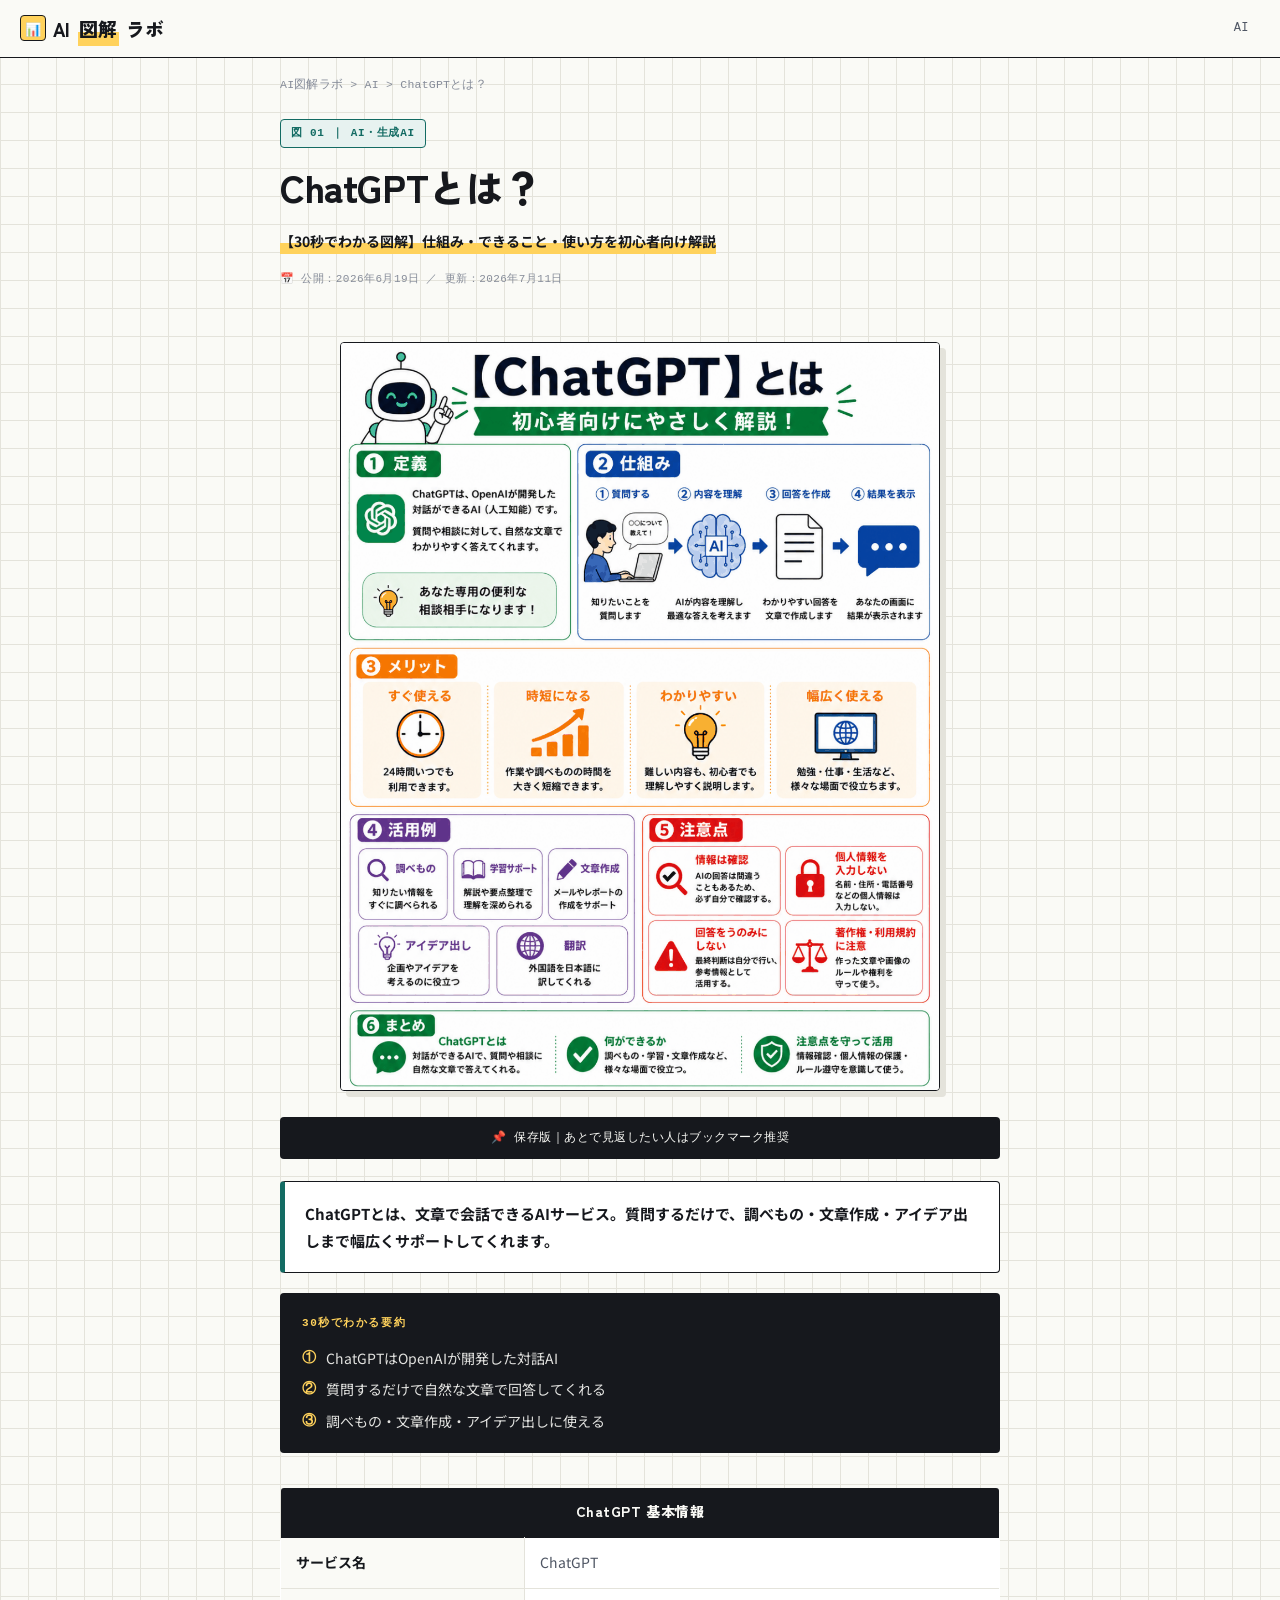
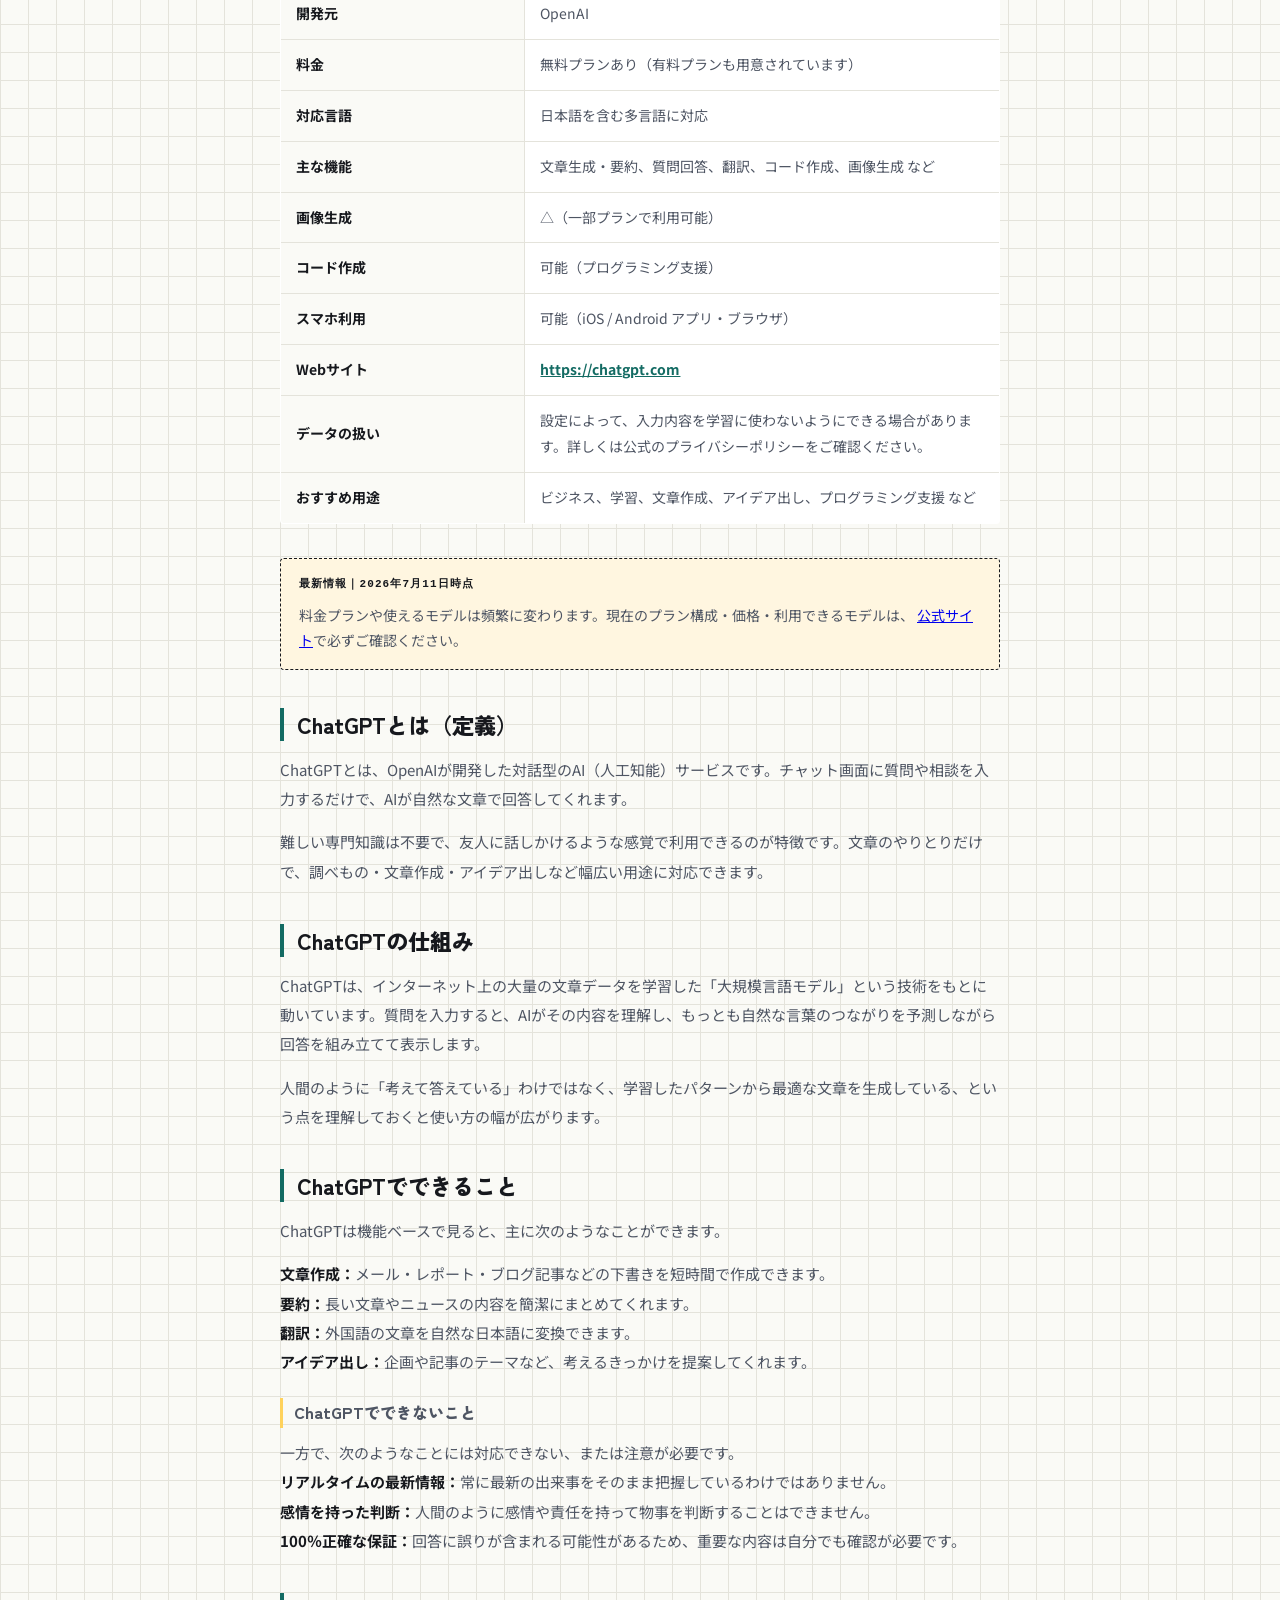
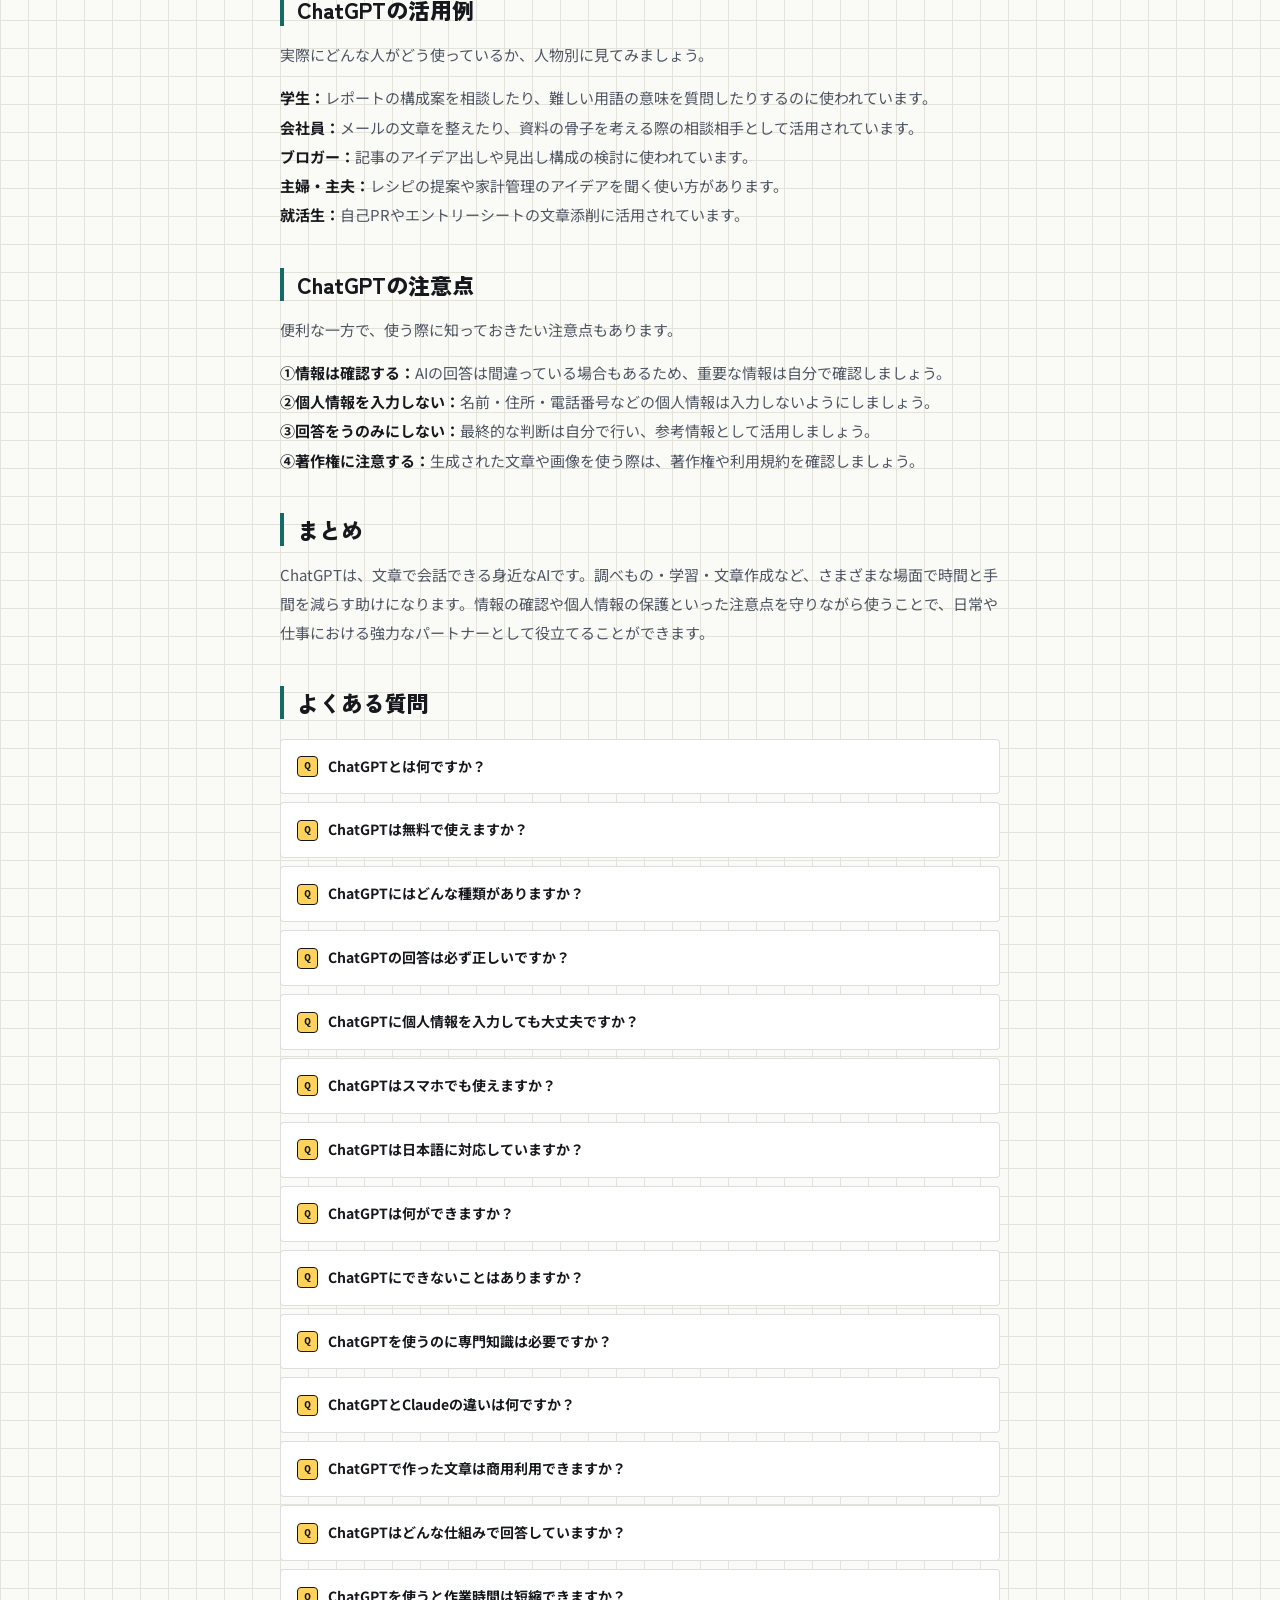
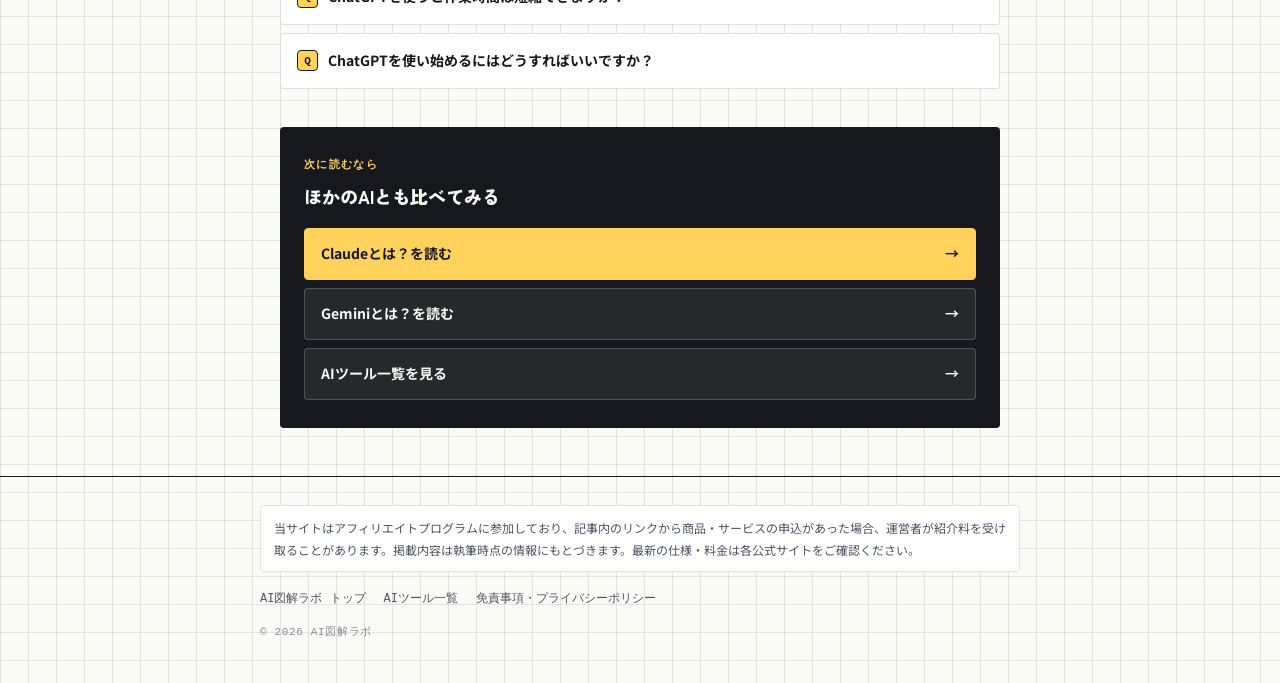
<file: ai/chatgpt/index.html>
<!DOCTYPE html>
<html lang="ja">
<head>
<script async src="https://www.googletagmanager.com/gtag/js?id=G-E1PYZS2K83"></script>
<script src="/assets/ga.js"></script>
<meta charset="UTF-8">
<meta name="viewport" content="width=device-width, initial-scale=1.0">
<title>ChatGPTとは？できること・使い方を図解で解説 | AI図解ラボ</title>
<meta name="description" content="ChatGPTとは何か、図解で30秒でわかる解説。仕組み・できること・活用例・注意点まで初心者向けにやさしく説明します。">
<link rel="canonical" href="https://zukailab.com/ai/chatgpt/">

<!-- OGP -->
<meta property="og:type" content="article">
<meta property="og:site_name" content="AI図解ラボ">
<meta property="og:title" content="ChatGPTとは？【30秒でわかる図解】 | AI図解ラボ">
<meta property="og:description" content="ChatGPTとは何か、図解で30秒でわかる解説。仕組み・できること・活用例・注意点まで初心者向けにやさしく説明します。">
<meta property="og:url" content="https://zukailab.com/ai/chatgpt/">
<meta property="og:image" content="https://zukailab.com/images/chatgpt-zukai-explanation.png">
<meta name="twitter:card" content="summary_large_image">

<link rel="preconnect" href="https://fonts.googleapis.com">
<link rel="preconnect" href="https://fonts.gstatic.com" crossorigin>
<link href="https://fonts.googleapis.com/css2?family=Noto+Sans+JP:wght@400;500;700;900&family=Zen+Kaku+Gothic+New:wght@700;900&display=swap" rel="stylesheet">
<link rel="stylesheet" href="/assets/style.css">

<!-- 構造化データ：Article -->
<script type="application/ld+json">
{
  "@context":"https://schema.org",
  "@type":"Article",
  "headline":"ChatGPTとは？仕組み・できること・使い方を初心者向け解説",
  "image":"https://zukailab.com/images/chatgpt-zukai-explanation.png",
  "author":{"@type":"Person","name":"Hiro","url":"https://zukailab.com/#person"},
  "publisher":{"@type":"Organization","name":"AI図解ラボ","logo":{"@type":"ImageObject","url":"https://zukailab.com/images/logo.png"}},
  "datePublished":"2026-06-19",
  "dateModified":"2026-07-11",
  "mainEntityOfPage":{"@type":"WebPage","@id":"https://zukailab.com/ai/chatgpt/"},
  "description":"ChatGPTとは何か、図解で30秒でわかる解説。仕組み・できること・活用例・注意点まで初心者向けにやさしく説明します。"
}
</script>

<!-- 構造化データ：BreadcrumbList（/ai/ は実在ページ） -->
<script type="application/ld+json">
{
  "@context":"https://schema.org",
  "@type":"BreadcrumbList",
  "itemListElement":[
    {"@type":"ListItem","position":1,"name":"AI図解ラボ","item":"https://zukailab.com/"},
    {"@type":"ListItem","position":2,"name":"AI","item":"https://zukailab.com/ai/"},
    {"@type":"ListItem","position":3,"name":"ChatGPTとは？"}
  ]
}
</script>

<!-- 構造化データ：FAQPage（本文と完全一致） -->
<script type="application/ld+json">
{
  "@context":"https://schema.org",
  "@type":"FAQPage",
  "mainEntity":[
    {"@type":"Question","name":"ChatGPTとは何ですか？","acceptedAnswer":{"@type":"Answer","text":"ChatGPTは、OpenAIが開発した文章で会話できるAIサービスです。質問や相談に対して自然な文章で答えてくれます。"}},
    {"@type":"Question","name":"ChatGPTは無料で使えますか？","acceptedAnswer":{"@type":"Answer","text":"無料プランがあり、基本的な機能は無料で利用できます。より高度な機能を使いたい場合は有料プランが用意されています。"}},
    {"@type":"Question","name":"ChatGPTにはどんな種類がありますか？","acceptedAnswer":{"@type":"Answer","text":"無料版のほか、個人向け・チーム向け・法人向けなど用途に応じたプランがあります。"}},
    {"@type":"Question","name":"ChatGPTの回答は必ず正しいですか？","acceptedAnswer":{"@type":"Answer","text":"いいえ。AIの回答は間違っていることもあるため、重要な情報は自分で確認することが大切です。"}},
    {"@type":"Question","name":"ChatGPTに個人情報を入力しても大丈夫ですか？","acceptedAnswer":{"@type":"Answer","text":"名前・住所・電話番号などの個人情報は入力しないことをおすすめします。"}},
    {"@type":"Question","name":"ChatGPTはスマホでも使えますか？","acceptedAnswer":{"@type":"Answer","text":"はい。公式アプリやブラウザから、スマホでも問題なく利用できます。"}},
    {"@type":"Question","name":"ChatGPTは日本語に対応していますか？","acceptedAnswer":{"@type":"Answer","text":"はい。日本語の質問にも自然な日本語で回答してくれます。"}},
    {"@type":"Question","name":"ChatGPTは何ができますか？","acceptedAnswer":{"@type":"Answer","text":"調べもの、文章作成、要約、翻訳、アイデア出しなど幅広い用途に使えます。"}},
    {"@type":"Question","name":"ChatGPTにできないことはありますか？","acceptedAnswer":{"@type":"Answer","text":"最新のリアルタイム情報の取得や、感情を持って判断することはできません。あくまで文章生成のサポート役として活用するのが適切です。"}},
    {"@type":"Question","name":"ChatGPTを使うのに専門知識は必要ですか？","acceptedAnswer":{"@type":"Answer","text":"不要です。話しかけるように質問するだけで使えるため、初心者でも問題ありません。"}},
    {"@type":"Question","name":"ChatGPTとClaudeの違いは何ですか？","acceptedAnswer":{"@type":"Answer","text":"両方とも文章で会話できるAIですが、得意分野や回答の傾向に違いがあります。Claudeは長い文章を読ませて考えさせる用途に向いています。"}},
    {"@type":"Question","name":"ChatGPTで作った文章は商用利用できますか？","acceptedAnswer":{"@type":"Answer","text":"多くの場合可能ですが、著作権や利用規約には注意が必要です。最終的な利用判断は自分で行いましょう。"}},
    {"@type":"Question","name":"ChatGPTはどんな仕組みで回答していますか？","acceptedAnswer":{"@type":"Answer","text":"大量の文章データを学習したAIが、質問の内容を理解し、最も自然な回答を文章として生成しています。"}},
    {"@type":"Question","name":"ChatGPTを使うと作業時間は短縮できますか？","acceptedAnswer":{"@type":"Answer","text":"はい。文章作成や調べものなどの時間を大きく短縮できるケースが多いです。"}},
    {"@type":"Question","name":"ChatGPTを使い始めるにはどうすればいいですか？","acceptedAnswer":{"@type":"Answer","text":"公式サイトやアプリからアカウントを登録するだけで、すぐに使い始めることができます。"}}
  ]
}
</script>
</head>
<body>

<header class="header">
  <a href="/" class="logo"><span class="logo-mark">📊</span>AI<em>図解</em>ラボ</a>
  <nav class="header-nav">
    <a href="/ai/" class="nav-link">AI</a>
  </nav>
</header>

<div class="container">

  <nav class="breadcrumb">
    <a href="/">AI図解ラボ</a> &gt; <a href="/ai/">AI</a> &gt; ChatGPTとは？
  </nav>

  <article>
    <header class="article-header">
      <span class="category-badge">図 01 ｜ AI・生成AI</span>
      <h1 class="article-h1">ChatGPTとは？</h1>
      <p class="article-subcopy">【30秒でわかる図解】仕組み・できること・使い方を初心者向け解説</p>
      <time class="pubdate" datetime="2026-06-19">📅 公開：2026年6月19日 ／ 更新：2026年7月11日</time>
    </header>

    <div class="zukai-wrap">
      <img src="/images/chatgpt-zukai-explanation.png"
           alt="ChatGPTの仕組みを図解したイラスト。定義・仕組み・メリット・活用例・注意点・まとめの6項目を解説"
           width="1080" height="1350" loading="eager">
    </div>

    <div class="save-banner"><span class="pin">📌</span> 保存版｜あとで見返したい人はブックマーク推奨</div>

    <div class="conclusion-box">
      ChatGPTとは、文章で会話できるAIサービス。質問するだけで、調べもの・文章作成・アイデア出しまで幅広くサポートしてくれます。
    </div>

    <div class="summary-box">
      <div class="summary-box-title">30秒でわかる要約</div>
      <div class="summary-row"><span class="summary-num">①</span>ChatGPTはOpenAIが開発した対話AI</div>
      <div class="summary-row"><span class="summary-num">②</span>質問するだけで自然な文章で回答してくれる</div>
      <div class="summary-row"><span class="summary-num">③</span>調べもの・文章作成・アイデア出しに使える</div>
    </div>

    <table class="compare-table">
      <caption>ChatGPT 基本情報</caption>
      <tbody>
        <tr><th>サービス名</th><td>ChatGPT</td></tr>
        <tr><th>開発元</th><td>OpenAI</td></tr>
        <tr><th>料金</th><td>無料プランあり（有料プランも用意されています）</td></tr>
        <tr><th>対応言語</th><td>日本語を含む多言語に対応</td></tr>
        <tr><th>主な機能</th><td>文章生成・要約、質問回答、翻訳、コード作成、画像生成 など</td></tr>
        <tr><th>画像生成</th><td>△（一部プランで利用可能）</td></tr>
        <tr><th>コード作成</th><td>可能（プログラミング支援）</td></tr>
        <tr><th>スマホ利用</th><td>可能（iOS / Android アプリ・ブラウザ）</td></tr>
        <tr><th>Webサイト</th><td><a href="https://chatgpt.com" rel="nofollow noopener" target="_blank">https://chatgpt.com</a></td></tr>
        <tr><th>データの扱い</th><td>設定によって、入力内容を学習に使わないようにできる場合があります。詳しくは公式のプライバシーポリシーをご確認ください。</td></tr>
        <tr><th>おすすめ用途</th><td>ビジネス、学習、文章作成、アイデア出し、プログラミング支援 など</td></tr>
      </tbody>
    </table>

    <!-- ▼ すぐ古くなる情報（プラン名・料金・モデル名）はここに隔離する。更新はこのブロックだけでよい -->
    <div class="volatile-box">
      <span class="volatile-head">最新情報｜2026年7月11日時点</span>
      料金プランや使えるモデルは頻繁に変わります。現在のプラン構成・価格・利用できるモデルは、
      <a href="https://chatgpt.com" rel="nofollow noopener" target="_blank">公式サイト</a>で必ずご確認ください。
    </div>

    <section class="content-section">
      <h2 class="content-h2">ChatGPTとは（定義）</h2>
      <p>ChatGPTとは、OpenAIが開発した対話型のAI（人工知能）サービスです。チャット画面に質問や相談を入力するだけで、AIが自然な文章で回答してくれます。</p>
      <p>難しい専門知識は不要で、友人に話しかけるような感覚で利用できるのが特徴です。文章のやりとりだけで、調べもの・文章作成・アイデア出しなど幅広い用途に対応できます。</p>
    </section>

    <section class="content-section">
      <h2 class="content-h2">ChatGPTの仕組み</h2>
      <p>ChatGPTは、インターネット上の大量の文章データを学習した「大規模言語モデル」という技術をもとに動いています。質問を入力すると、AIがその内容を理解し、もっとも自然な言葉のつながりを予測しながら回答を組み立てて表示します。</p>
      <p>人間のように「考えて答えている」わけではなく、学習したパターンから最適な文章を生成している、という点を理解しておくと使い方の幅が広がります。</p>
    </section>

    <section class="content-section">
      <h2 class="content-h2">ChatGPTでできること</h2>
      <p>ChatGPTは機能ベースで見ると、主に次のようなことができます。</p>
      <p><strong>文章作成：</strong>メール・レポート・ブログ記事などの下書きを短時間で作成できます。<br>
      <strong>要約：</strong>長い文章やニュースの内容を簡潔にまとめてくれます。<br>
      <strong>翻訳：</strong>外国語の文章を自然な日本語に変換できます。<br>
      <strong>アイデア出し：</strong>企画や記事のテーマなど、考えるきっかけを提案してくれます。</p>

      <h3 class="content-h3">ChatGPTでできないこと</h3>
      <p>一方で、次のようなことには対応できない、または注意が必要です。<br>
      <strong>リアルタイムの最新情報：</strong>常に最新の出来事をそのまま把握しているわけではありません。<br>
      <strong>感情を持った判断：</strong>人間のように感情や責任を持って物事を判断することはできません。<br>
      <strong>100％正確な保証：</strong>回答に誤りが含まれる可能性があるため、重要な内容は自分でも確認が必要です。</p>
    </section>

    <section class="content-section">
      <h2 class="content-h2">ChatGPTの活用例</h2>
      <p>実際にどんな人がどう使っているか、人物別に見てみましょう。</p>
      <p><strong>学生：</strong>レポートの構成案を相談したり、難しい用語の意味を質問したりするのに使われています。<br>
      <strong>会社員：</strong>メールの文章を整えたり、資料の骨子を考える際の相談相手として活用されています。<br>
      <strong>ブロガー：</strong>記事のアイデア出しや見出し構成の検討に使われています。<br>
      <strong>主婦・主夫：</strong>レシピの提案や家計管理のアイデアを聞く使い方があります。<br>
      <strong>就活生：</strong>自己PRやエントリーシートの文章添削に活用されています。</p>
    </section>

    <section class="content-section">
      <h2 class="content-h2">ChatGPTの注意点</h2>
      <p>便利な一方で、使う際に知っておきたい注意点もあります。</p>
      <p><strong>①情報は確認する：</strong>AIの回答は間違っている場合もあるため、重要な情報は自分で確認しましょう。<br>
      <strong>②個人情報を入力しない：</strong>名前・住所・電話番号などの個人情報は入力しないようにしましょう。<br>
      <strong>③回答をうのみにしない：</strong>最終的な判断は自分で行い、参考情報として活用しましょう。<br>
      <strong>④著作権に注意する：</strong>生成された文章や画像を使う際は、著作権や利用規約を確認しましょう。</p>
    </section>

    <section class="content-section">
      <h2 class="content-h2">まとめ</h2>
      <p>ChatGPTは、文章で会話できる身近なAIです。調べもの・学習・文章作成など、さまざまな場面で時間と手間を減らす助けになります。情報の確認や個人情報の保護といった注意点を守りながら使うことで、日常や仕事における強力なパートナーとして役立てることができます。</p>
    </section>

    <section class="content-section">
      <h2 class="content-h2">よくある質問</h2>
      <div class="faq-list">
        <details class="faq-item"><summary>ChatGPTとは何ですか？</summary><p class="faq-answer">ChatGPTは、OpenAIが開発した文章で会話できるAIサービスです。質問や相談に対して自然な文章で答えてくれます。</p></details>
        <details class="faq-item"><summary>ChatGPTは無料で使えますか？</summary><p class="faq-answer">無料プランがあり、基本的な機能は無料で利用できます。より高度な機能を使いたい場合は有料プランが用意されています。</p></details>
        <details class="faq-item"><summary>ChatGPTにはどんな種類がありますか？</summary><p class="faq-answer">無料版のほか、個人向け・チーム向け・法人向けなど用途に応じたプランがあります。</p></details>
        <details class="faq-item"><summary>ChatGPTの回答は必ず正しいですか？</summary><p class="faq-answer">いいえ。AIの回答は間違っていることもあるため、重要な情報は自分で確認することが大切です。</p></details>
        <details class="faq-item"><summary>ChatGPTに個人情報を入力しても大丈夫ですか？</summary><p class="faq-answer">名前・住所・電話番号などの個人情報は入力しないことをおすすめします。</p></details>
        <details class="faq-item"><summary>ChatGPTはスマホでも使えますか？</summary><p class="faq-answer">はい。公式アプリやブラウザから、スマホでも問題なく利用できます。</p></details>
        <details class="faq-item"><summary>ChatGPTは日本語に対応していますか？</summary><p class="faq-answer">はい。日本語の質問にも自然な日本語で回答してくれます。</p></details>
        <details class="faq-item"><summary>ChatGPTは何ができますか？</summary><p class="faq-answer">調べもの、文章作成、要約、翻訳、アイデア出しなど幅広い用途に使えます。</p></details>
        <details class="faq-item"><summary>ChatGPTにできないことはありますか？</summary><p class="faq-answer">最新のリアルタイム情報の取得や、感情を持って判断することはできません。あくまで文章生成のサポート役として活用するのが適切です。</p></details>
        <details class="faq-item"><summary>ChatGPTを使うのに専門知識は必要ですか？</summary><p class="faq-answer">不要です。話しかけるように質問するだけで使えるため、初心者でも問題ありません。</p></details>
        <details class="faq-item"><summary>ChatGPTとClaudeの違いは何ですか？</summary><p class="faq-answer">両方とも文章で会話できるAIですが、得意分野や回答の傾向に違いがあります。Claudeは長い文章を読ませて考えさせる用途に向いています。<a href="/ai/claude/">Claudeとは？の記事</a>もあわせてご覧ください。</p></details>
        <details class="faq-item"><summary>ChatGPTで作った文章は商用利用できますか？</summary><p class="faq-answer">多くの場合可能ですが、著作権や利用規約には注意が必要です。最終的な利用判断は自分で行いましょう。</p></details>
        <details class="faq-item"><summary>ChatGPTはどんな仕組みで回答していますか？</summary><p class="faq-answer">大量の文章データを学習したAIが、質問の内容を理解し、最も自然な回答を文章として生成しています。</p></details>
        <details class="faq-item"><summary>ChatGPTを使うと作業時間は短縮できますか？</summary><p class="faq-answer">はい。文章作成や調べものなどの時間を大きく短縮できるケースが多いです。</p></details>
        <details class="faq-item"><summary>ChatGPTを使い始めるにはどうすればいいですか？</summary><p class="faq-answer">公式サイトやアプリからアカウントを登録するだけで、すぐに使い始めることができます。</p></details>
      </div>
    </section>

    <!-- 末尾CTA：実在する記事だけにリンクする -->
    <div class="final-cta">
      <div class="final-cta-eyebrow">次に読むなら</div>
      <div class="final-cta-title">ほかのAIとも比べてみる</div>
      <div class="final-cta-list">
        <a href="/ai/claude/" class="final-cta-link primary">Claudeとは？を読む <span>→</span></a>
        <a href="/ai/gemini/" class="final-cta-link">Geminiとは？を読む <span>→</span></a>
        <a href="/ai/" class="final-cta-link">AIツール一覧を見る <span>→</span></a>
      </div>
    </div>

  </article>
</div>

<footer class="footer">
  <div class="footer-inner">
    <p class="disclosure">
      当サイトはアフィリエイトプログラムに参加しており、記事内のリンクから商品・サービスの申込があった場合、運営者が紹介料を受け取ることがあります。掲載内容は執筆時点の情報にもとづきます。最新の仕様・料金は各公式サイトをご確認ください。
    </p>
    <nav class="footer-links">
      <a href="/">AI図解ラボ トップ</a>
      <a href="/ai/">AIツール一覧</a>
      <a href="/disclaimer/">免責事項・プライバシーポリシー</a>
    </nav>
    <p class="footer-text">© 2026 AI図解ラボ</p>
  </div>
</footer>

</body>
</html>
</file>
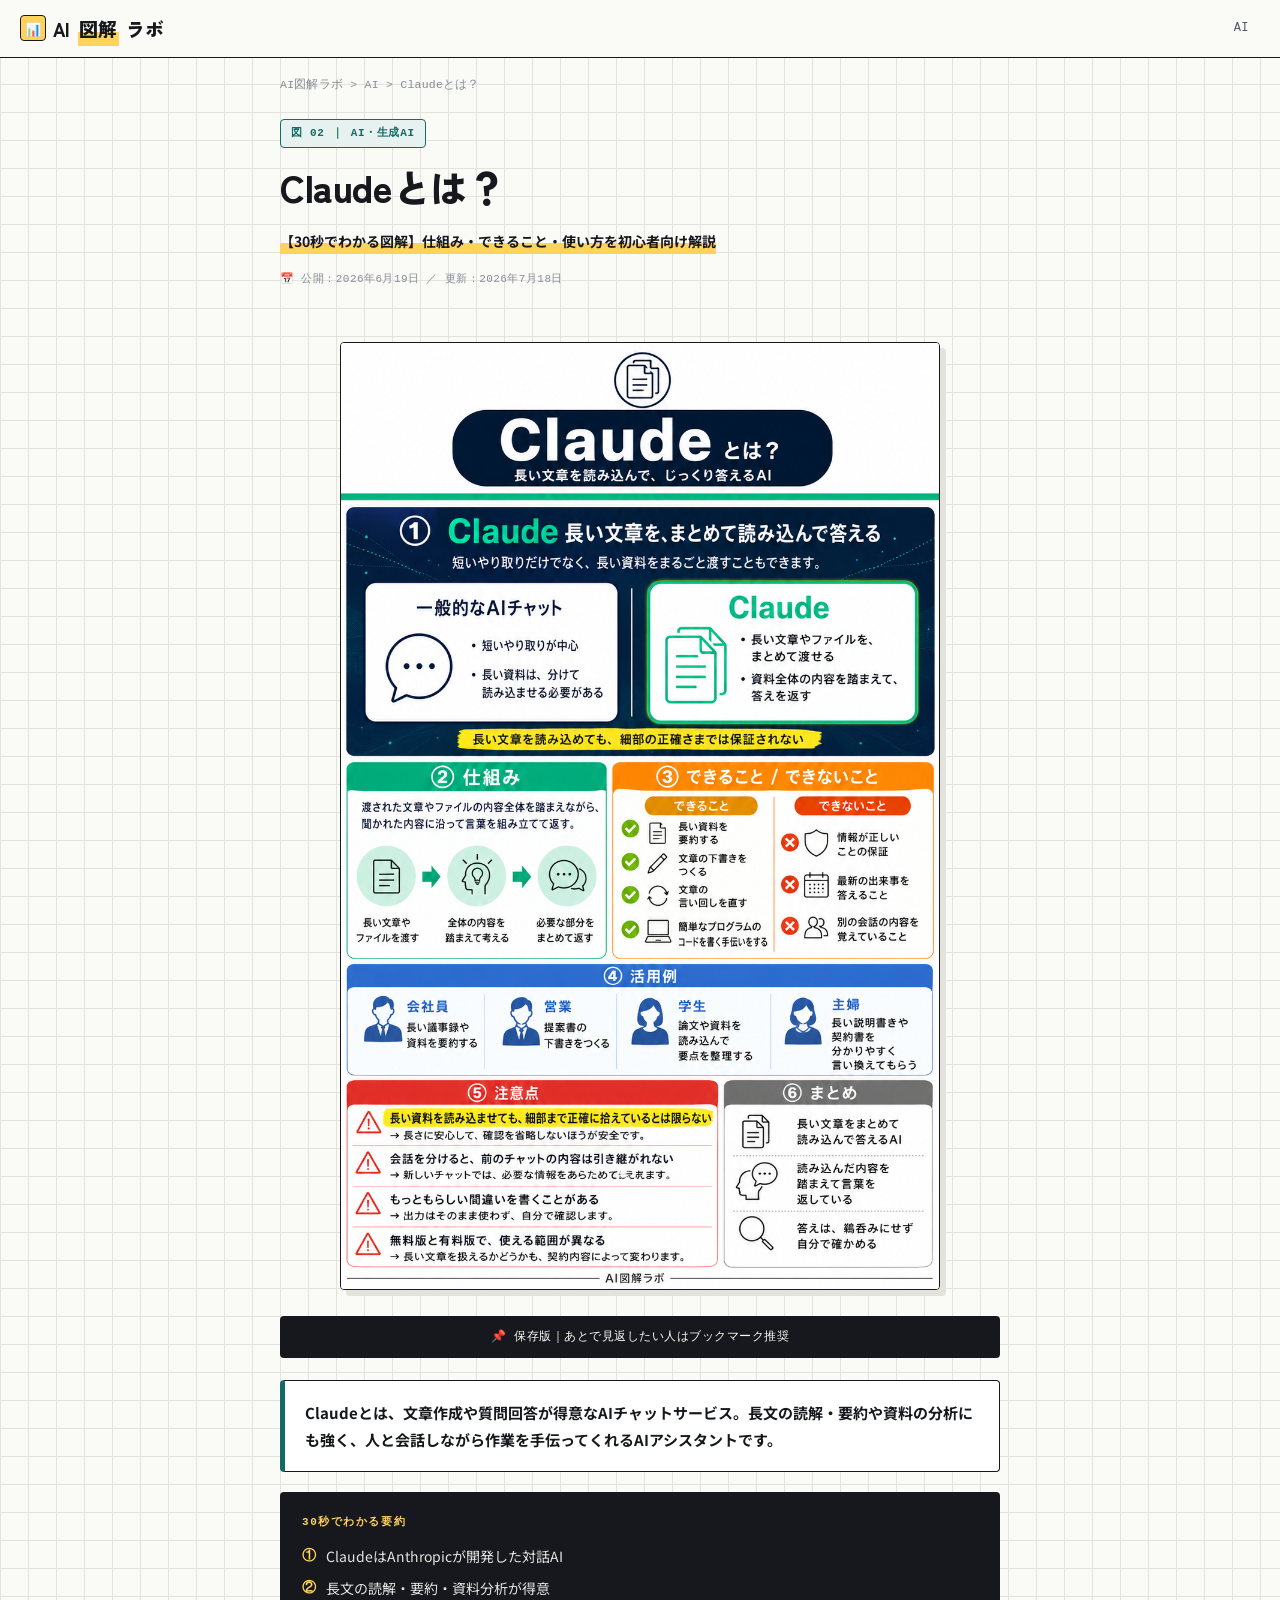
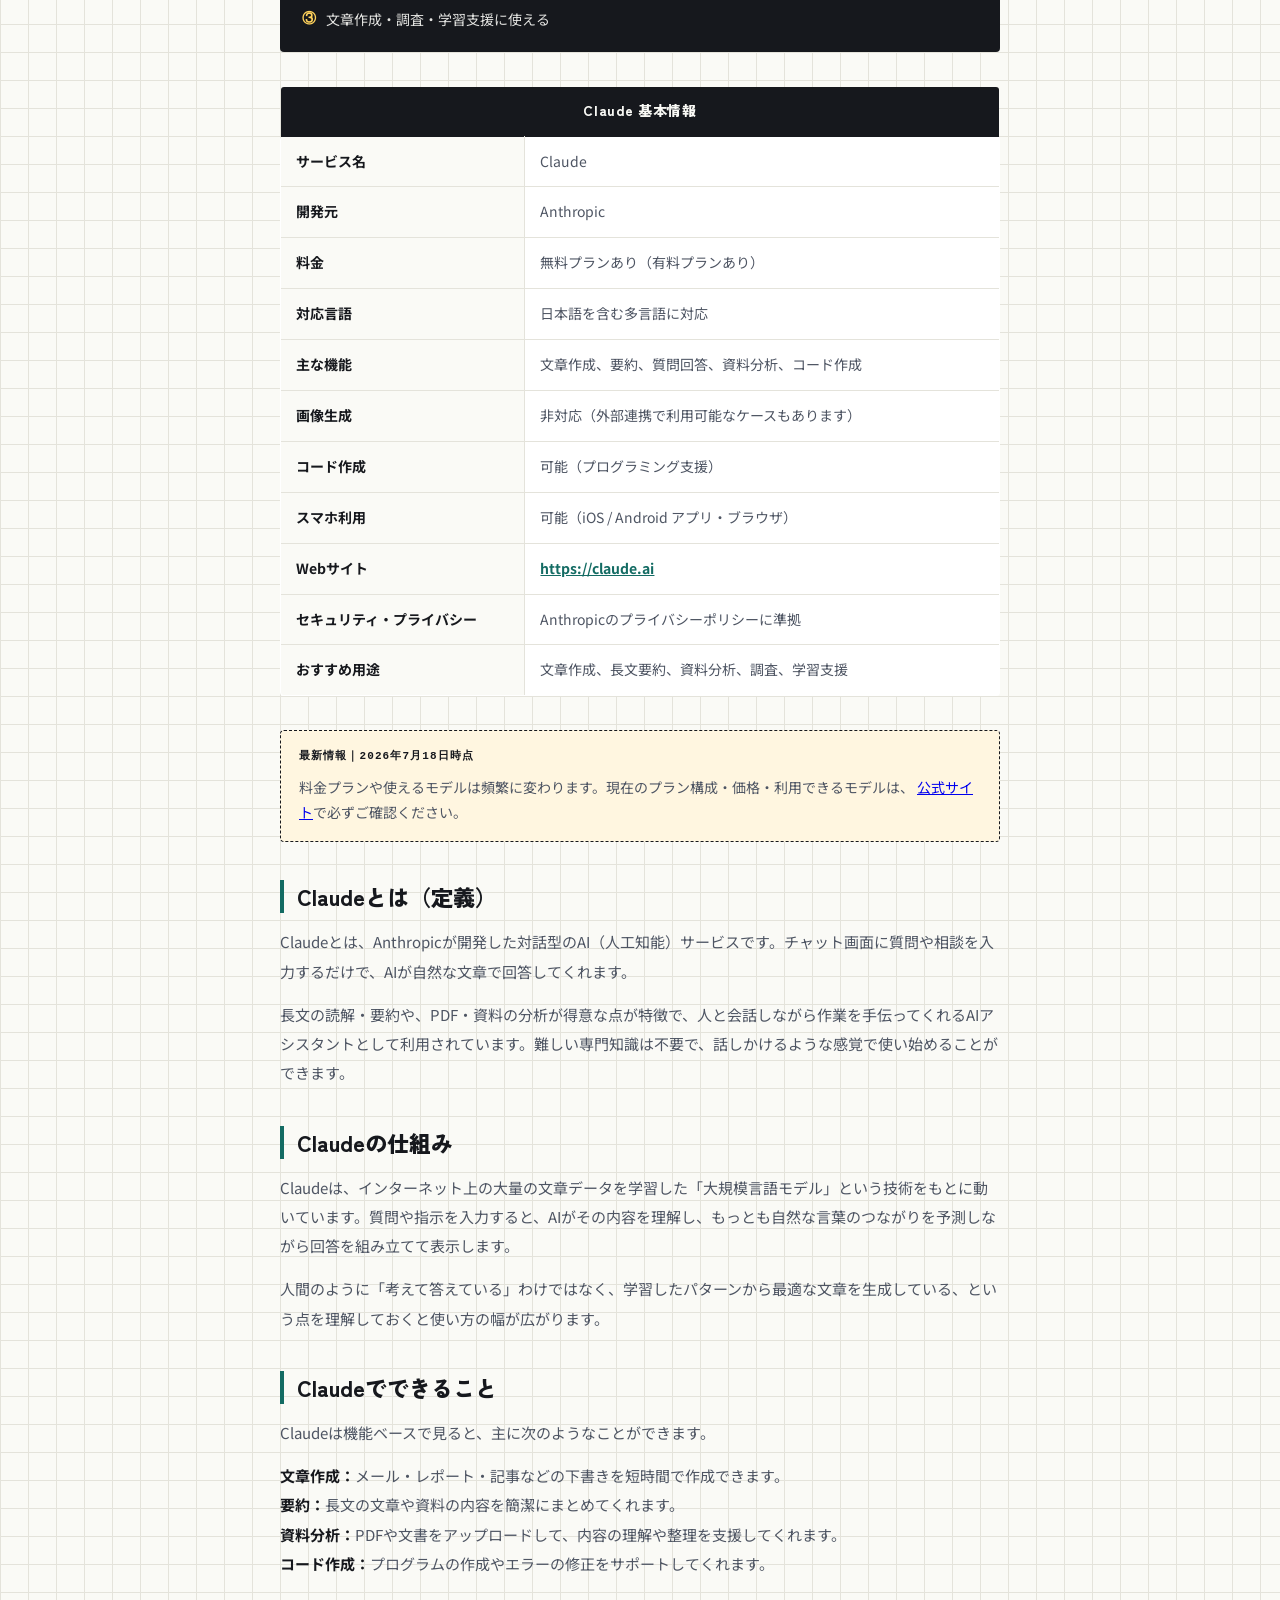
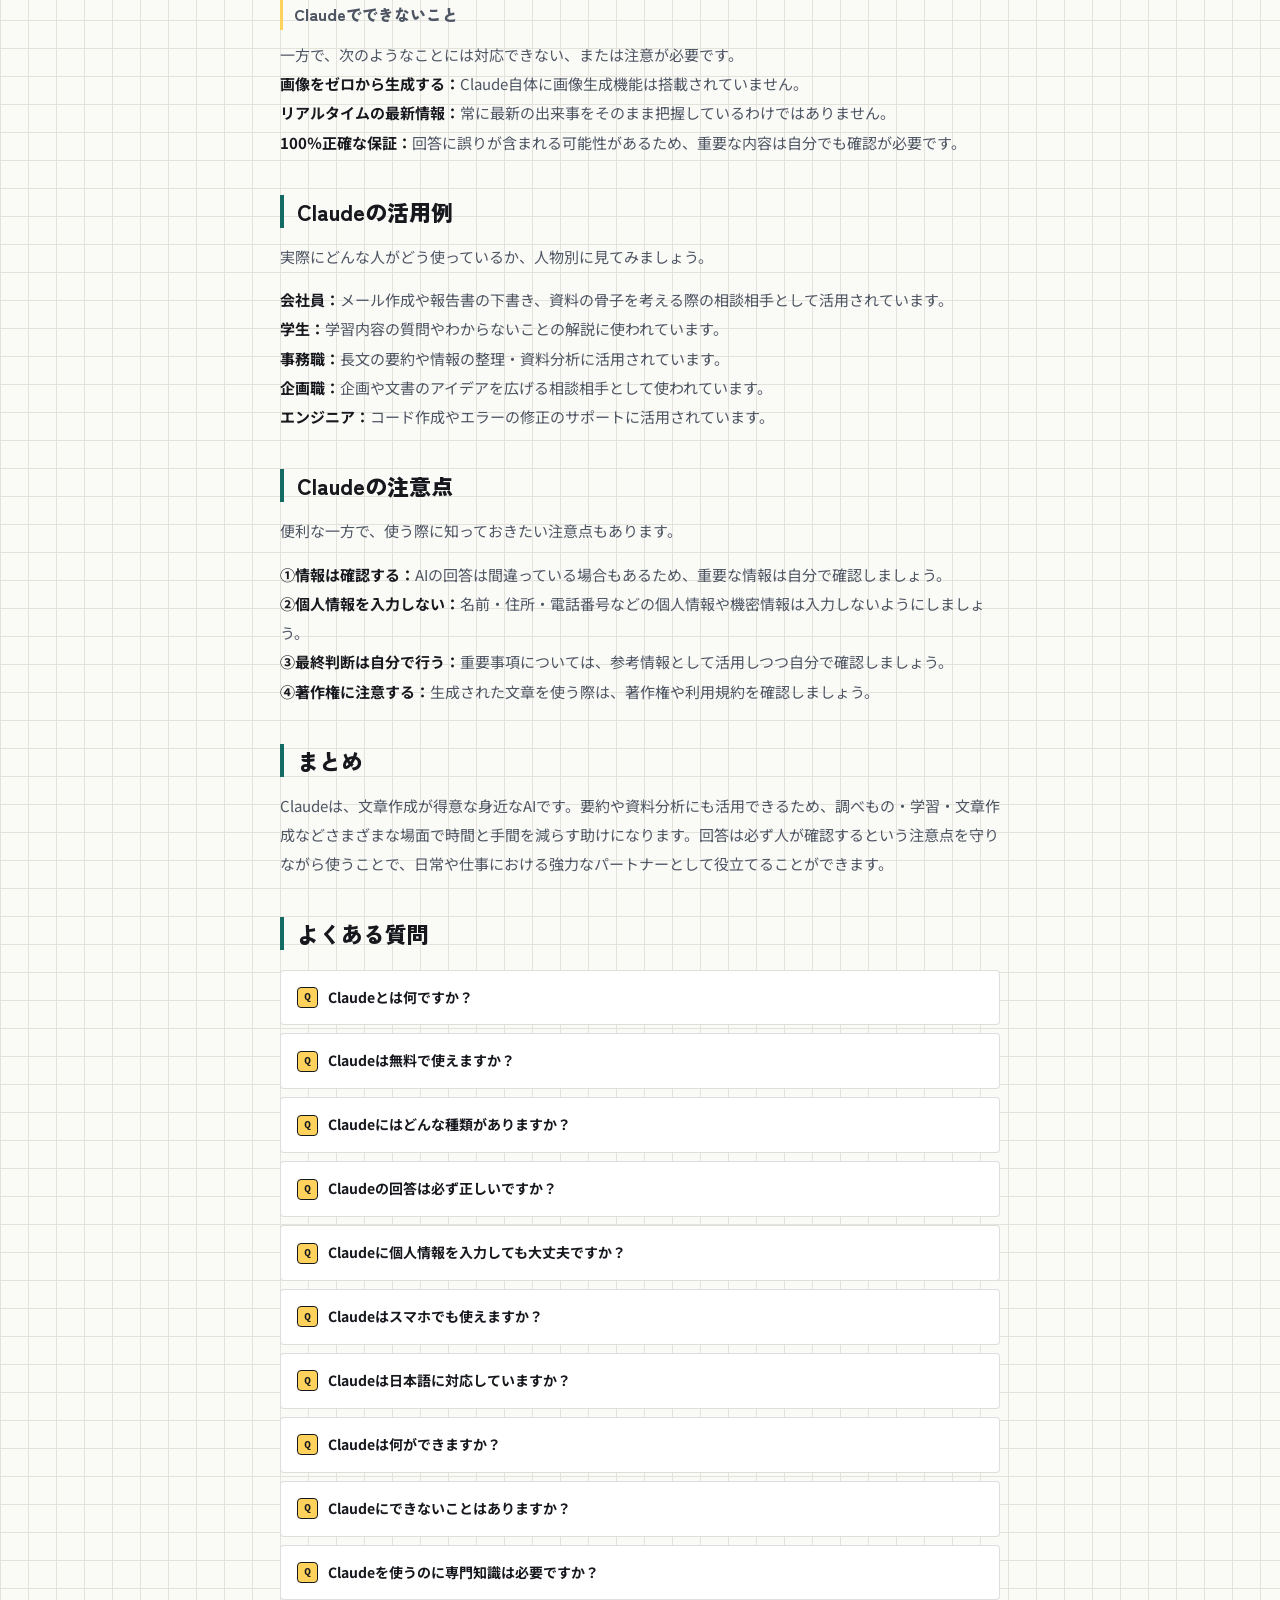
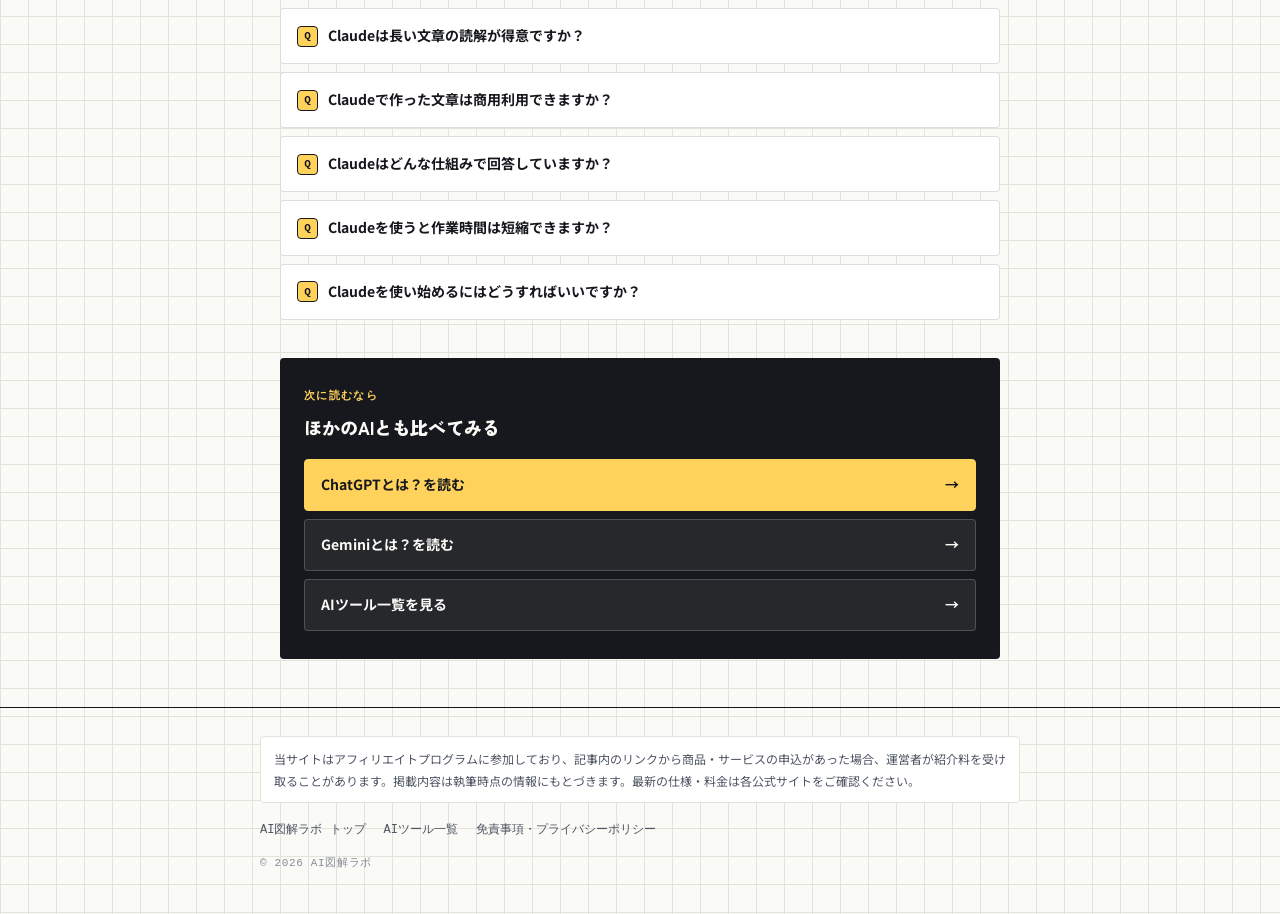
<file: ai/claude/index.html>
<!DOCTYPE html>
<html lang="ja">
<head>
<script async src="https://www.googletagmanager.com/gtag/js?id=G-E1PYZS2K83"></script>
<script src="/assets/ga.js"></script>
<meta charset="UTF-8">
<meta name="viewport" content="width=device-width, initial-scale=1.0">
<title>Claudeとは？長文・文章作成に強い対話AIを図解 | AI図解ラボ</title>
<meta name="description" content="Claudeとは何か、図解で30秒でわかる解説。仕組み・できること・活用例・注意点まで初心者向けにやさしく説明します。">
<link rel="canonical" href="https://zukailab.com/ai/claude/">
<!-- OGP -->
<meta property="og:type" content="article">
<meta property="og:site_name" content="AI図解ラボ">
<meta property="og:title" content="Claudeとは？【30秒でわかる図解】 | AI図解ラボ">
<meta property="og:description" content="Claudeとは何か、図解で30秒でわかる解説。仕組み・できること・活用例・注意点まで初心者向けにやさしく説明します。">
<meta property="og:url" content="https://zukailab.com/ai/claude/">
<meta property="og:image" content="https://zukailab.com/images/claude-zukai-explanation.png">
<meta name="twitter:card" content="summary_large_image">
<link rel="preconnect" href="https://fonts.googleapis.com">
<link rel="preconnect" href="https://fonts.gstatic.com" crossorigin>
<link href="https://fonts.googleapis.com/css2?family=Noto+Sans+JP:wght@400;500;700;900&family=Zen+Kaku+Gothic+New:wght@700;900&display=swap" rel="stylesheet">
<link rel="stylesheet" href="/assets/style.css">
<!-- 構造化データ：Article -->
<script type="application/ld+json">
{
  "@context":"https://schema.org",
  "@type":"Article",
  "headline":"Claudeとは？仕組み・できること・使い方を初心者向け解説",
  "image":"https://zukailab.com/images/claude-zukai-explanation.png",
  "author":{"@type":"Person","name":"Hiro","url":"https://zukailab.com/#person"},
  "publisher":{"@type":"Organization","name":"AI図解ラボ","logo":{"@type":"ImageObject","url":"https://zukailab.com/images/logo.png"}},
  "datePublished":"2026-06-19",
  "dateModified":"2026-07-18",
  "mainEntityOfPage":{"@type":"WebPage","@id":"https://zukailab.com/ai/claude/"},
  "description":"Claudeとは何か、図解で30秒でわかる解説。仕組み・できること・活用例・注意点まで初心者向けにやさしく説明します。"
}
</script>
<!-- 構造化データ：BreadcrumbList（/ai/ は実在ページ） -->
<script type="application/ld+json">
{
  "@context":"https://schema.org",
  "@type":"BreadcrumbList",
  "itemListElement":[
    {"@type":"ListItem","position":1,"name":"AI図解ラボ","item":"https://zukailab.com/"},
    {"@type":"ListItem","position":2,"name":"AI","item":"https://zukailab.com/ai/"},
    {"@type":"ListItem","position":3,"name":"Claudeとは？"}
  ]
}
</script>
<!-- 構造化データ：FAQPage（本文と完全一致） -->
<script type="application/ld+json">
{
  "@context":"https://schema.org",
  "@type":"FAQPage",
  "mainEntity":[
    {"@type":"Question","name":"Claudeとは何ですか？","acceptedAnswer":{"@type":"Answer","text":"Claudeは、Anthropicが開発した文章で会話できるAIサービスです。質問や相談に対して自然な文章で答えてくれます。"}},
    {"@type":"Question","name":"Claudeは無料で使えますか？","acceptedAnswer":{"@type":"Answer","text":"無料プランがあり、基本的な機能は無料で利用できます。より高度な機能を使いたい場合は有料プランが用意されています。"}},
    {"@type":"Question","name":"Claudeにはどんな種類がありますか？","acceptedAnswer":{"@type":"Answer","text":"無料版のほか、個人向け・チーム向け・企業向けなど用途に応じたプランがあります。"}},
    {"@type":"Question","name":"Claudeの回答は必ず正しいですか？","acceptedAnswer":{"@type":"Answer","text":"いいえ。AIの回答は間違っていることもあるため、重要な情報は自分で確認することが大切です。"}},
    {"@type":"Question","name":"Claudeに個人情報を入力しても大丈夫ですか？","acceptedAnswer":{"@type":"Answer","text":"名前・住所・電話番号などの個人情報は入力しないことをおすすめします。"}},
    {"@type":"Question","name":"Claudeはスマホでも使えますか？","acceptedAnswer":{"@type":"Answer","text":"はい。公式アプリやブラウザから、スマホでも問題なく利用できます。"}},
    {"@type":"Question","name":"Claudeは日本語に対応していますか？","acceptedAnswer":{"@type":"Answer","text":"はい。日本語の質問にも自然な日本語で回答してくれます。"}},
    {"@type":"Question","name":"Claudeは何ができますか？","acceptedAnswer":{"@type":"Answer","text":"調べもの、文章作成、要約、資料分析、アイデア出しなど幅広い用途に使えます。"}},
    {"@type":"Question","name":"Claudeにできないことはありますか？","acceptedAnswer":{"@type":"Answer","text":"画像をゼロから生成する機能は搭載されていません。また、最新のリアルタイム情報の取得や、感情を持って判断することもできません。"}},
    {"@type":"Question","name":"Claudeを使うのに専門知識は必要ですか？","acceptedAnswer":{"@type":"Answer","text":"不要です。話しかけるように質問するだけで使えるため、初心者でも問題ありません。"}},
    {"@type":"Question","name":"Claudeは長い文章の読解が得意ですか？","acceptedAnswer":{"@type":"Answer","text":"はい。長文の読解・要約やPDF・資料の分析に強みがあるとされています。"}},
    {"@type":"Question","name":"Claudeで作った文章は商用利用できますか？","acceptedAnswer":{"@type":"Answer","text":"多くの場合可能ですが、著作権や利用規約には注意が必要です。最終的な利用判断は自分で行いましょう。"}},
    {"@type":"Question","name":"Claudeはどんな仕組みで回答していますか？","acceptedAnswer":{"@type":"Answer","text":"大量の文章データを学習したAIが、質問の内容を理解し、最も自然な回答を文章として生成しています。"}},
    {"@type":"Question","name":"Claudeを使うと作業時間は短縮できますか？","acceptedAnswer":{"@type":"Answer","text":"はい。文章作成や資料整理などの時間を大きく短縮できるケースが多いです。"}},
    {"@type":"Question","name":"Claudeを使い始めるにはどうすればいいですか？","acceptedAnswer":{"@type":"Answer","text":"公式サイトやアプリからアカウントを登録するだけで、すぐに使い始めることができます。"}}
  ]
}
</script>
</head>
<body>
<header class="header">
  <a href="/" class="logo"><span class="logo-mark">📊</span>AI<em>図解</em>ラボ</a>
  <nav class="header-nav">
    <a href="/ai/" class="nav-link">AI</a>
  </nav>
</header>
<div class="container">
  <nav class="breadcrumb">
    <a href="/">AI図解ラボ</a> &gt; <a href="/ai/">AI</a> &gt; Claudeとは？
  </nav>
  <article>
    <header class="article-header">
      <span class="category-badge">図 02 ｜ AI・生成AI</span>
      <h1 class="article-h1">Claudeとは？</h1>
      <p class="article-subcopy">【30秒でわかる図解】仕組み・できること・使い方を初心者向け解説</p>
      <time class="pubdate" datetime="2026-06-19">📅 公開：2026年6月19日 ／ 更新：2026年7月18日</time>
    </header>
    <div class="zukai-wrap">
      <img src="/images/claude-zukai-explanation.png"
           alt="Claudeの仕組みを図解したイラスト。定義・仕組み・メリット・活用例・注意点・まとめの6項目を解説"
           width="1080" height="1350" loading="eager">
    </div>
    <div class="save-banner"><span class="pin">📌</span> 保存版｜あとで見返したい人はブックマーク推奨</div>
    <div class="conclusion-box">
      Claudeとは、文章作成や質問回答が得意なAIチャットサービス。長文の読解・要約や資料の分析にも強く、人と会話しながら作業を手伝ってくれるAIアシスタントです。
    </div>
    <div class="summary-box">
      <div class="summary-box-title">30秒でわかる要約</div>
      <div class="summary-row"><span class="summary-num">①</span>ClaudeはAnthropicが開発した対話AI</div>
      <div class="summary-row"><span class="summary-num">②</span>長文の読解・要約・資料分析が得意</div>
      <div class="summary-row"><span class="summary-num">③</span>文章作成・調査・学習支援に使える</div>
    </div>
    <table class="compare-table">
      <caption>Claude 基本情報</caption>
      <tbody>
        <tr><th>サービス名</th><td>Claude</td></tr>
        <tr><th>開発元</th><td>Anthropic</td></tr>
        <tr><th>料金</th><td>無料プランあり（有料プランあり）</td></tr>
        <tr><th>対応言語</th><td>日本語を含む多言語に対応</td></tr>
        <tr><th>主な機能</th><td>文章作成、要約、質問回答、資料分析、コード作成</td></tr>
        <tr><th>画像生成</th><td>非対応（外部連携で利用可能なケースもあります）</td></tr>
        <tr><th>コード作成</th><td>可能（プログラミング支援）</td></tr>
        <tr><th>スマホ利用</th><td>可能（iOS / Android アプリ・ブラウザ）</td></tr>
        <tr><th>Webサイト</th><td><a href="https://claude.ai" rel="nofollow noopener" target="_blank">https://claude.ai</a></td></tr>
        <tr><th>セキュリティ・プライバシー</th><td>Anthropicのプライバシーポリシーに準拠</td></tr>
        <tr><th>おすすめ用途</th><td>文章作成、長文要約、資料分析、調査、学習支援</td></tr>
      </tbody>
    </table>
    <!-- ▼ すぐ古くなる情報（プラン名・料金・モデル名）はここに隔離する。更新はこのブロックだけでよい -->
    <div class="volatile-box">
      <span class="volatile-head">最新情報｜2026年7月18日時点</span>
      料金プランや使えるモデルは頻繁に変わります。現在のプラン構成・価格・利用できるモデルは、
      <a href="https://claude.ai" rel="nofollow noopener" target="_blank">公式サイト</a>で必ずご確認ください。
    </div>
    <section class="content-section">
      <h2 class="content-h2">Claudeとは（定義）</h2>
      <p>Claudeとは、Anthropicが開発した対話型のAI（人工知能）サービスです。チャット画面に質問や相談を入力するだけで、AIが自然な文章で回答してくれます。</p>
      <p>長文の読解・要約や、PDF・資料の分析が得意な点が特徴で、人と会話しながら作業を手伝ってくれるAIアシスタントとして利用されています。難しい専門知識は不要で、話しかけるような感覚で使い始めることができます。</p>
    </section>
    <section class="content-section">
      <h2 class="content-h2">Claudeの仕組み</h2>
      <p>Claudeは、インターネット上の大量の文章データを学習した「大規模言語モデル」という技術をもとに動いています。質問や指示を入力すると、AIがその内容を理解し、もっとも自然な言葉のつながりを予測しながら回答を組み立てて表示します。</p>
      <p>人間のように「考えて答えている」わけではなく、学習したパターンから最適な文章を生成している、という点を理解しておくと使い方の幅が広がります。</p>
    </section>
    <section class="content-section">
      <h2 class="content-h2">Claudeでできること</h2>
      <p>Claudeは機能ベースで見ると、主に次のようなことができます。</p>
      <p><strong>文章作成：</strong>メール・レポート・記事などの下書きを短時間で作成できます。<br>
      <strong>要約：</strong>長文の文章や資料の内容を簡潔にまとめてくれます。<br>
      <strong>資料分析：</strong>PDFや文書をアップロードして、内容の理解や整理を支援してくれます。<br>
      <strong>コード作成：</strong>プログラムの作成やエラーの修正をサポートしてくれます。</p>
      <h3 class="content-h3">Claudeでできないこと</h3>
      <p>一方で、次のようなことには対応できない、または注意が必要です。<br>
      <strong>画像をゼロから生成する：</strong>Claude自体に画像生成機能は搭載されていません。<br>
      <strong>リアルタイムの最新情報：</strong>常に最新の出来事をそのまま把握しているわけではありません。<br>
      <strong>100％正確な保証：</strong>回答に誤りが含まれる可能性があるため、重要な内容は自分でも確認が必要です。</p>
    </section>
    <section class="content-section">
      <h2 class="content-h2">Claudeの活用例</h2>
      <p>実際にどんな人がどう使っているか、人物別に見てみましょう。</p>
      <p><strong>会社員：</strong>メール作成や報告書の下書き、資料の骨子を考える際の相談相手として活用されています。<br>
      <strong>学生：</strong>学習内容の質問やわからないことの解説に使われています。<br>
      <strong>事務職：</strong>長文の要約や情報の整理・資料分析に活用されています。<br>
      <strong>企画職：</strong>企画や文書のアイデアを広げる相談相手として使われています。<br>
      <strong>エンジニア：</strong>コード作成やエラーの修正のサポートに活用されています。</p>
    </section>
    <section class="content-section">
      <h2 class="content-h2">Claudeの注意点</h2>
      <p>便利な一方で、使う際に知っておきたい注意点もあります。</p>
      <p><strong>①情報は確認する：</strong>AIの回答は間違っている場合もあるため、重要な情報は自分で確認しましょう。<br>
      <strong>②個人情報を入力しない：</strong>名前・住所・電話番号などの個人情報や機密情報は入力しないようにしましょう。<br>
      <strong>③最終判断は自分で行う：</strong>重要事項については、参考情報として活用しつつ自分で確認しましょう。<br>
      <strong>④著作権に注意する：</strong>生成された文章を使う際は、著作権や利用規約を確認しましょう。</p>
    </section>
    <section class="content-section">
      <h2 class="content-h2">まとめ</h2>
      <p>Claudeは、文章作成が得意な身近なAIです。要約や資料分析にも活用できるため、調べもの・学習・文章作成などさまざまな場面で時間と手間を減らす助けになります。回答は必ず人が確認するという注意点を守りながら使うことで、日常や仕事における強力なパートナーとして役立てることができます。</p>
    </section>
    <section class="content-section">
      <h2 class="content-h2">よくある質問</h2>
      <div class="faq-list">
        <details class="faq-item"><summary>Claudeとは何ですか？</summary><p class="faq-answer">Claudeは、Anthropicが開発した文章で会話できるAIサービスです。質問や相談に対して自然な文章で答えてくれます。</p></details>
        <details class="faq-item"><summary>Claudeは無料で使えますか？</summary><p class="faq-answer">無料プランがあり、基本的な機能は無料で利用できます。より高度な機能を使いたい場合は有料プランが用意されています。</p></details>
        <details class="faq-item"><summary>Claudeにはどんな種類がありますか？</summary><p class="faq-answer">無料版のほか、個人向け・チーム向け・企業向けなど用途に応じたプランがあります。</p></details>
        <details class="faq-item"><summary>Claudeの回答は必ず正しいですか？</summary><p class="faq-answer">いいえ。AIの回答は間違っていることもあるため、重要な情報は自分で確認することが大切です。</p></details>
        <details class="faq-item"><summary>Claudeに個人情報を入力しても大丈夫ですか？</summary><p class="faq-answer">名前・住所・電話番号などの個人情報は入力しないことをおすすめします。</p></details>
        <details class="faq-item"><summary>Claudeはスマホでも使えますか？</summary><p class="faq-answer">はい。公式アプリやブラウザから、スマホでも問題なく利用できます。</p></details>
        <details class="faq-item"><summary>Claudeは日本語に対応していますか？</summary><p class="faq-answer">はい。日本語の質問にも自然な日本語で回答してくれます。</p></details>
        <details class="faq-item"><summary>Claudeは何ができますか？</summary><p class="faq-answer">調べもの、文章作成、要約、資料分析、アイデア出しなど幅広い用途に使えます。</p></details>
        <details class="faq-item"><summary>Claudeにできないことはありますか？</summary><p class="faq-answer">画像をゼロから生成する機能は搭載されていません。また、最新のリアルタイム情報の取得や、感情を持って判断することもできません。</p></details>
        <details class="faq-item"><summary>Claudeを使うのに専門知識は必要ですか？</summary><p class="faq-answer">不要です。話しかけるように質問するだけで使えるため、初心者でも問題ありません。</p></details>
        <details class="faq-item"><summary>Claudeは長い文章の読解が得意ですか？</summary><p class="faq-answer">はい。長文の読解・要約やPDF・資料の分析に強みがあるとされています。</p></details>
        <details class="faq-item"><summary>Claudeで作った文章は商用利用できますか？</summary><p class="faq-answer">多くの場合可能ですが、著作権や利用規約には注意が必要です。最終的な利用判断は自分で行いましょう。</p></details>
        <details class="faq-item"><summary>Claudeはどんな仕組みで回答していますか？</summary><p class="faq-answer">大量の文章データを学習したAIが、質問の内容を理解し、最も自然な回答を文章として生成しています。</p></details>
        <details class="faq-item"><summary>Claudeを使うと作業時間は短縮できますか？</summary><p class="faq-answer">はい。文章作成や資料整理などの時間を大きく短縮できるケースが多いです。</p></details>
        <details class="faq-item"><summary>Claudeを使い始めるにはどうすればいいですか？</summary><p class="faq-answer">公式サイトやアプリからアカウントを登録するだけで、すぐに使い始めることができます。</p></details>
      </div>
    </section>
    <!-- 末尾CTA：実在する記事だけにリンクする -->
    <div class="final-cta">
      <div class="final-cta-eyebrow">次に読むなら</div>
      <div class="final-cta-title">ほかのAIとも比べてみる</div>
      <div class="final-cta-list">
        <a href="/ai/chatgpt/" class="final-cta-link primary">ChatGPTとは？を読む <span>→</span></a>
        <a href="/ai/gemini/" class="final-cta-link">Geminiとは？を読む <span>→</span></a>
        <a href="/ai/" class="final-cta-link">AIツール一覧を見る <span>→</span></a>
      </div>
    </div>
  </article>
</div>
<footer class="footer">
  <div class="footer-inner">
    <p class="disclosure">
      当サイトはアフィリエイトプログラムに参加しており、記事内のリンクから商品・サービスの申込があった場合、運営者が紹介料を受け取ることがあります。掲載内容は執筆時点の情報にもとづきます。最新の仕様・料金は各公式サイトをご確認ください。
    </p>
    <nav class="footer-links">
      <a href="/">AI図解ラボ トップ</a>
      <a href="/ai/">AIツール一覧</a>
      <a href="/disclaimer/">免責事項・プライバシーポリシー</a>
    </nav>
    <p class="footer-text">© 2026 AI図解ラボ</p>
  </div>
</footer>
</body>
</html>
</file>
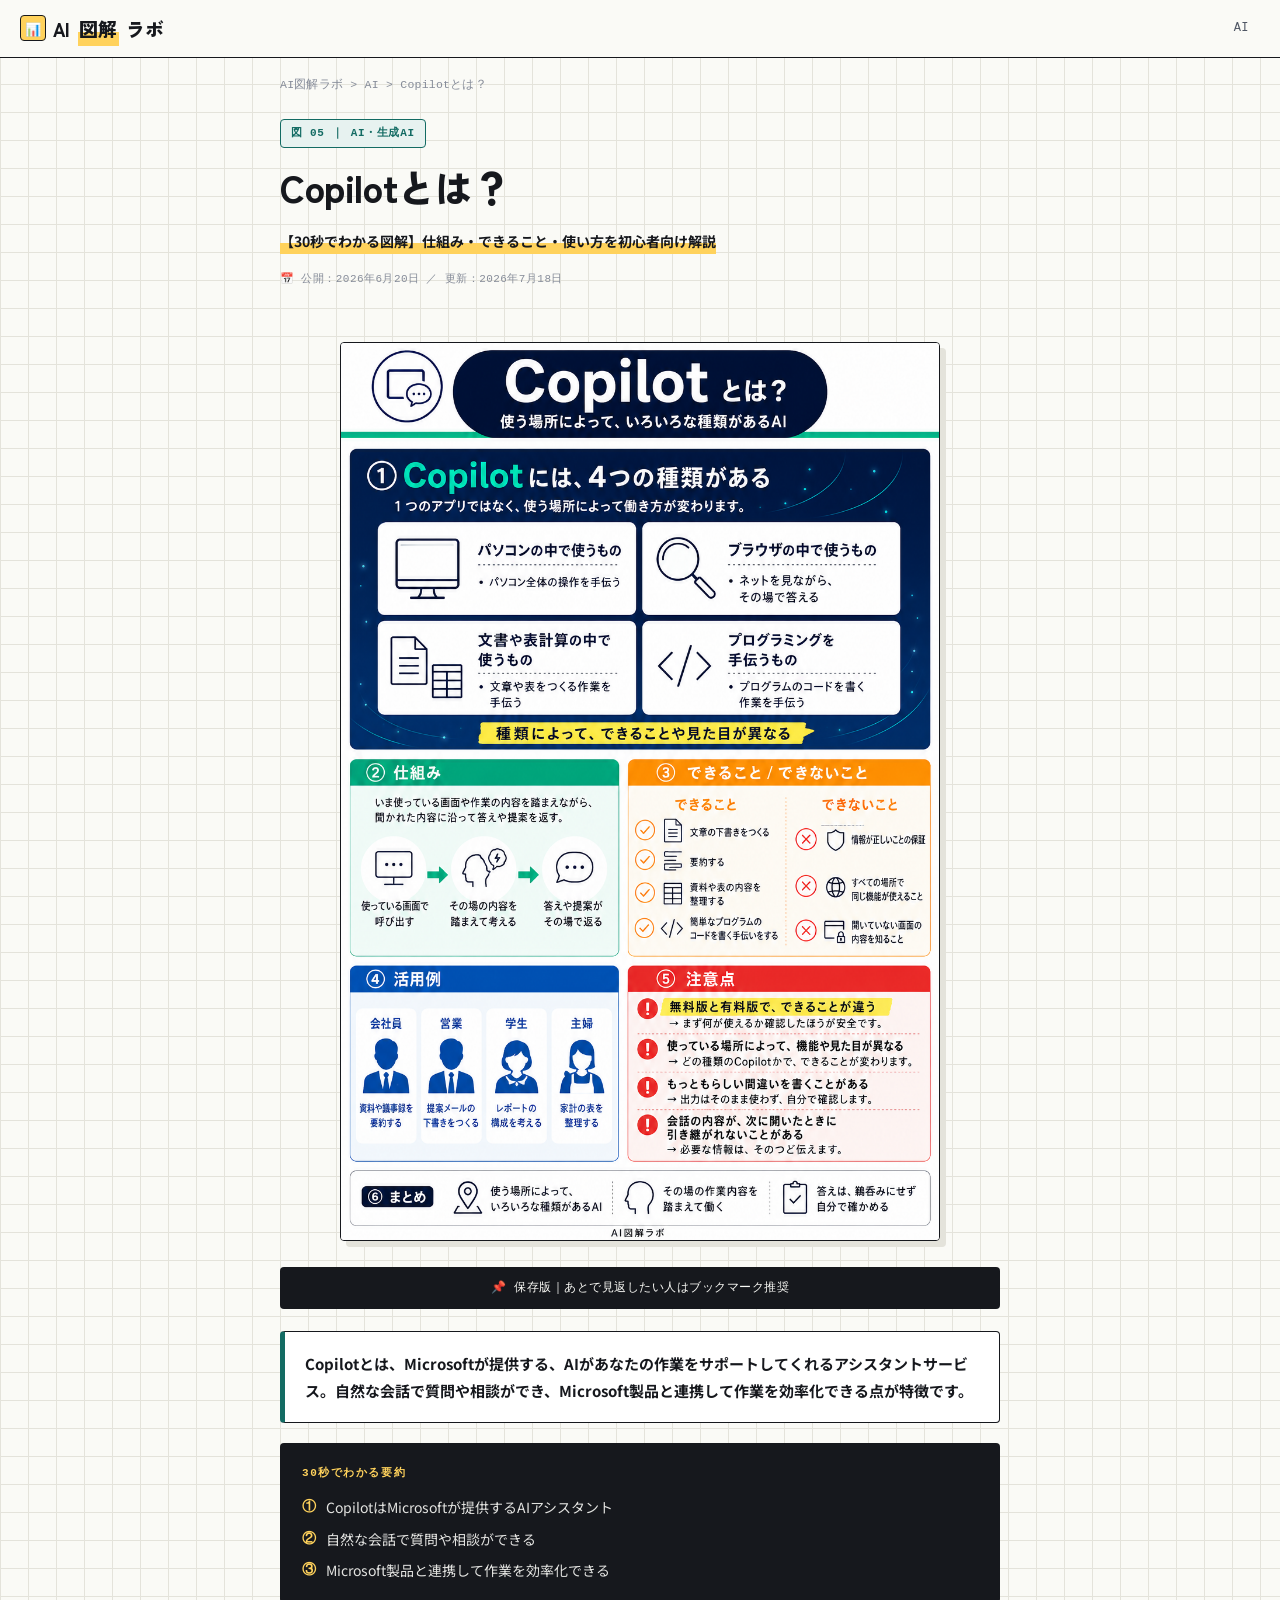
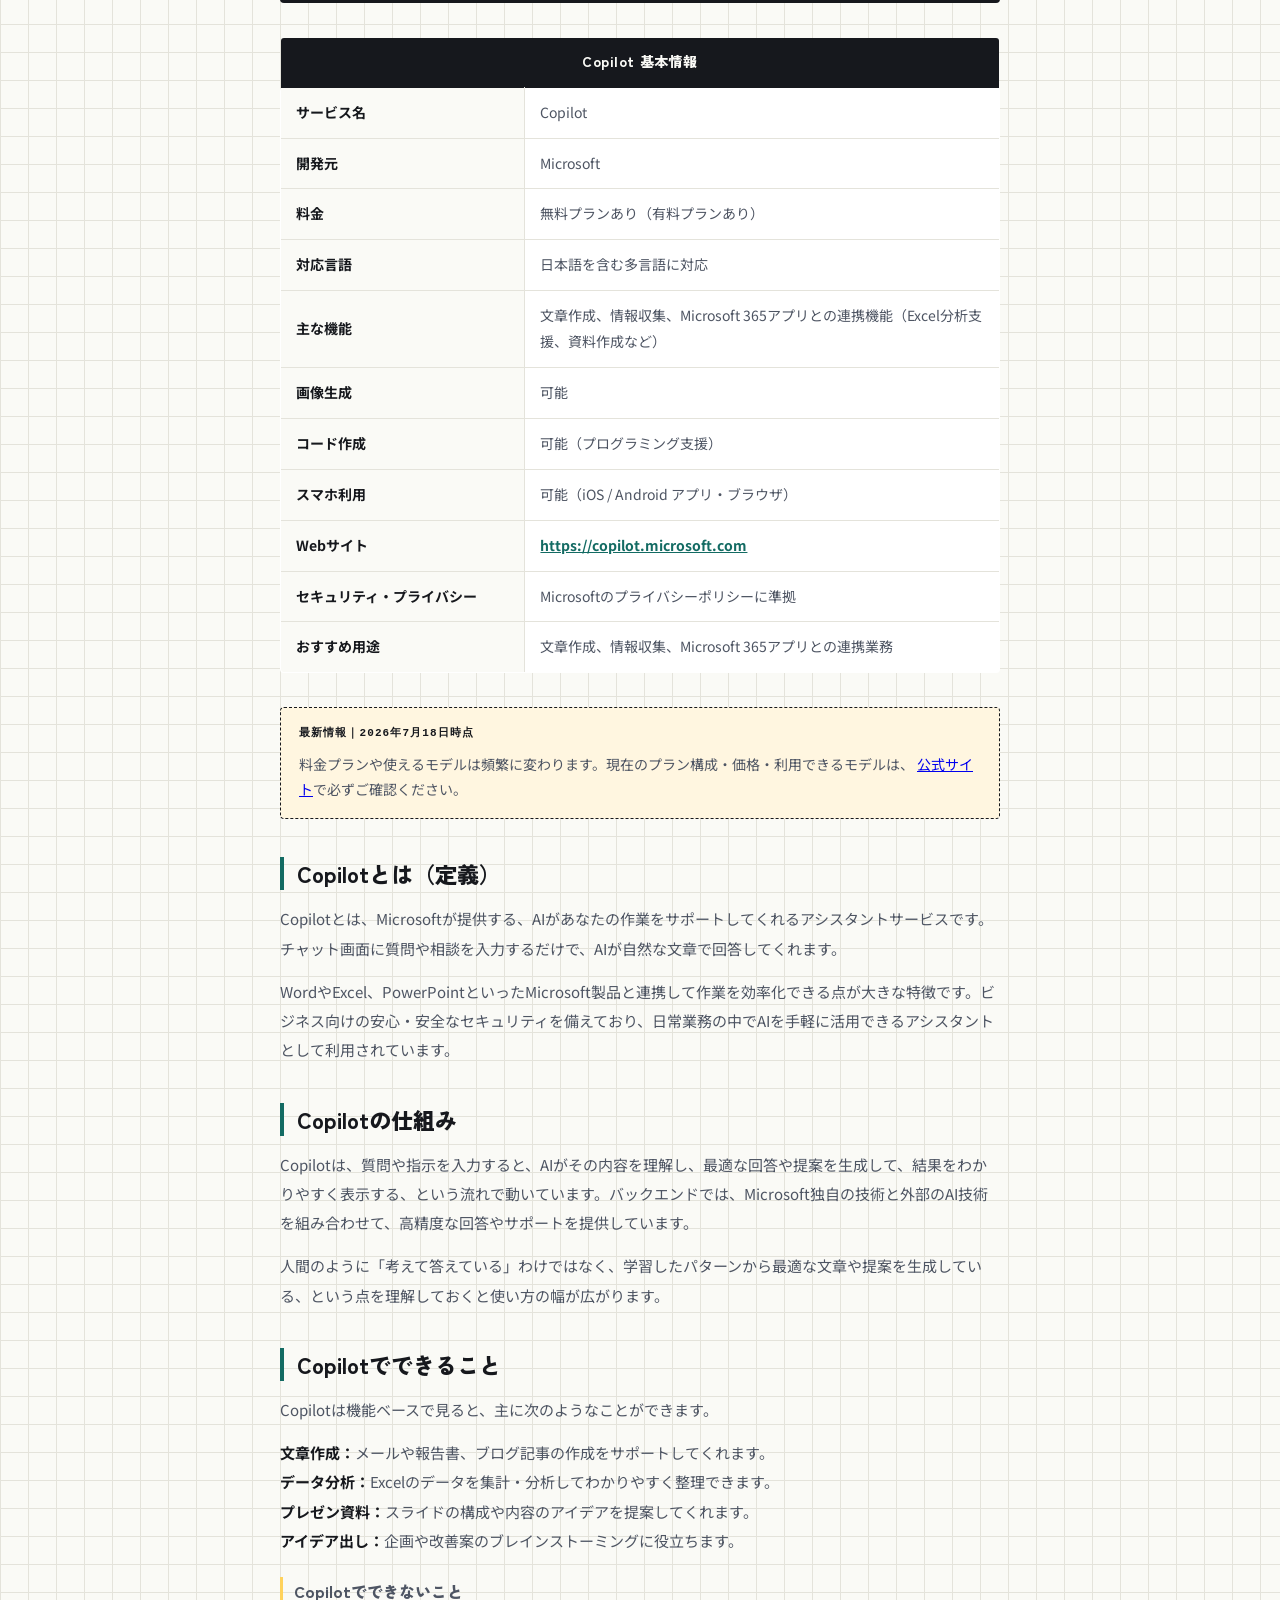
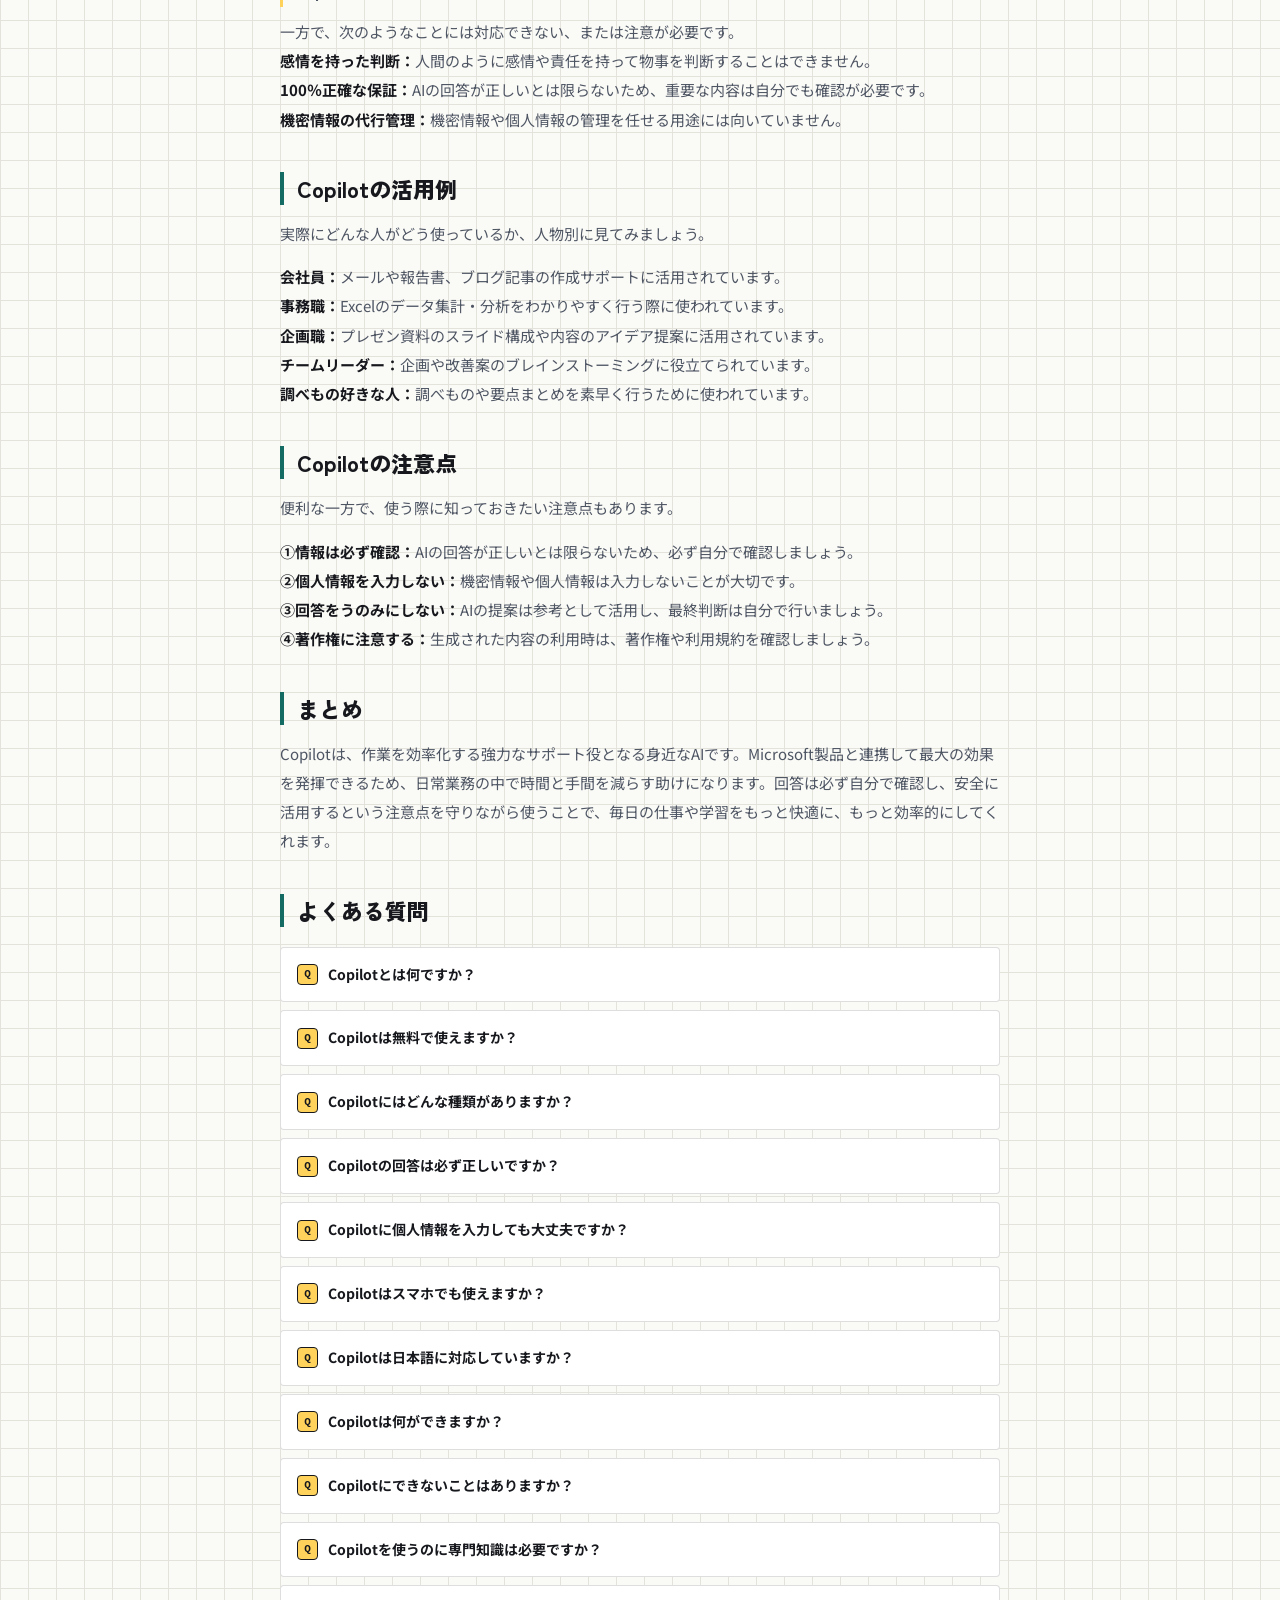
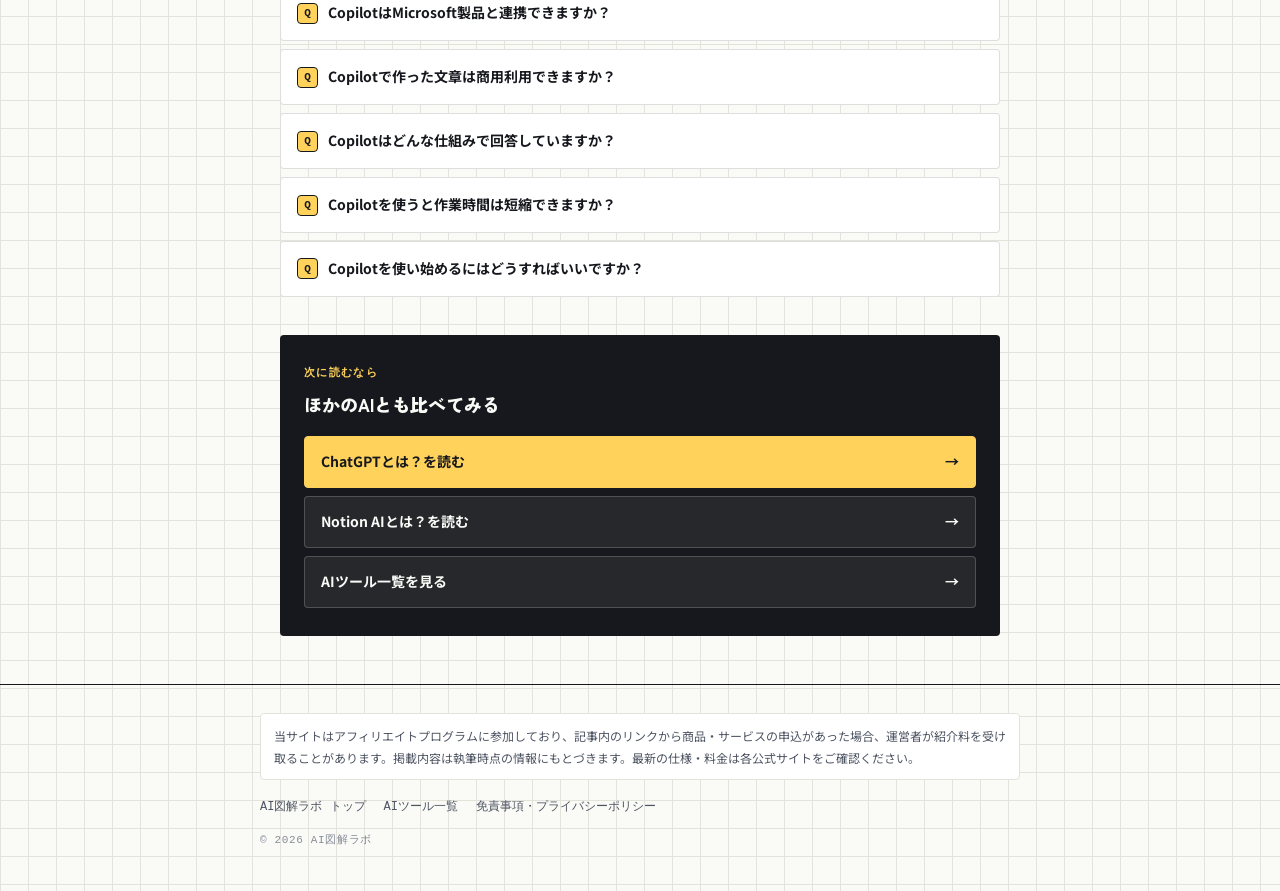
<file: ai/copilot/index.html>
<!DOCTYPE html>
<html lang="ja">
<head>
<script async src="https://www.googletagmanager.com/gtag/js?id=G-E1PYZS2K83"></script>
<script src="/assets/ga.js"></script>
<meta charset="UTF-8">
<meta name="viewport" content="width=device-width, initial-scale=1.0">
<title>Copilotとは？Microsoft・Office連携AIを図解 | AI図解ラボ</title>
<meta name="description" content="Copilotとは何か、図解で30秒でわかる解説。仕組み・できること・活用例・注意点まで初心者向けにやさしく説明します。">
<link rel="canonical" href="https://zukailab.com/ai/copilot/">
<!-- OGP -->
<meta property="og:type" content="article">
<meta property="og:site_name" content="AI図解ラボ">
<meta property="og:title" content="Copilotとは？【30秒でわかる図解】 | AI図解ラボ">
<meta property="og:description" content="Copilotとは何か、図解で30秒でわかる解説。仕組み・できること・活用例・注意点まで初心者向けにやさしく説明します。">
<meta property="og:url" content="https://zukailab.com/ai/copilot/">
<meta property="og:image" content="https://zukailab.com/images/copilot-zukai-explanation.png">
<meta name="twitter:card" content="summary_large_image">
<link rel="preconnect" href="https://fonts.googleapis.com">
<link rel="preconnect" href="https://fonts.gstatic.com" crossorigin>
<link href="https://fonts.googleapis.com/css2?family=Noto+Sans+JP:wght@400;500;700;900&family=Zen+Kaku+Gothic+New:wght@700;900&display=swap" rel="stylesheet">
<link rel="stylesheet" href="/assets/style.css">
<!-- 構造化データ：Article -->
<script type="application/ld+json">
{
  "@context":"https://schema.org",
  "@type":"Article",
  "headline":"Copilotとは？仕組み・できること・使い方を初心者向け解説",
  "image":"https://zukailab.com/images/copilot-zukai-explanation.png",
  "author":{"@type":"Person","name":"Hiro","url":"https://zukailab.com/#person"},
  "publisher":{"@type":"Organization","name":"AI図解ラボ","logo":{"@type":"ImageObject","url":"https://zukailab.com/images/logo.png"}},
  "datePublished":"2026-06-20",
  "dateModified":"2026-07-18",
  "mainEntityOfPage":{"@type":"WebPage","@id":"https://zukailab.com/ai/copilot/"},
  "description":"Copilotとは何か、図解で30秒でわかる解説。仕組み・できること・活用例・注意点まで初心者向けにやさしく説明します。"
}
</script>
<!-- 構造化データ：BreadcrumbList（/ai/ は実在ページ） -->
<script type="application/ld+json">
{
  "@context":"https://schema.org",
  "@type":"BreadcrumbList",
  "itemListElement":[
    {"@type":"ListItem","position":1,"name":"AI図解ラボ","item":"https://zukailab.com/"},
    {"@type":"ListItem","position":2,"name":"AI","item":"https://zukailab.com/ai/"},
    {"@type":"ListItem","position":3,"name":"Copilotとは？"}
  ]
}
</script>
<!-- 構造化データ：FAQPage（本文と完全一致） -->
<script type="application/ld+json">
{
  "@context":"https://schema.org",
  "@type":"FAQPage",
  "mainEntity":[
    {"@type":"Question","name":"Copilotとは何ですか？","acceptedAnswer":{"@type":"Answer","text":"Copilotは、Microsoftが提供する文章で会話できるAIアシスタントサービスです。質問や相談に対して自然な文章で答えてくれます。"}},
    {"@type":"Question","name":"Copilotは無料で使えますか？","acceptedAnswer":{"@type":"Answer","text":"無料プランがあり、基本的な機能は無料で利用できます。より高度な機能を使いたい場合は有料プランが用意されています。"}},
    {"@type":"Question","name":"Copilotにはどんな種類がありますか？","acceptedAnswer":{"@type":"Answer","text":"無料版のほか、個人向け・法人向けなど用途に応じたプランがあります。"}},
    {"@type":"Question","name":"Copilotの回答は必ず正しいですか？","acceptedAnswer":{"@type":"Answer","text":"いいえ。AIの回答は間違っていることもあるため、重要な情報は自分で確認することが大切です。"}},
    {"@type":"Question","name":"Copilotに個人情報を入力しても大丈夫ですか？","acceptedAnswer":{"@type":"Answer","text":"名前・住所・電話番号などの個人情報や機密情報は入力しないことをおすすめします。"}},
    {"@type":"Question","name":"Copilotはスマホでも使えますか？","acceptedAnswer":{"@type":"Answer","text":"はい。公式アプリやブラウザから、スマホでも問題なく利用できます。"}},
    {"@type":"Question","name":"Copilotは日本語に対応していますか？","acceptedAnswer":{"@type":"Answer","text":"はい。日本語の質問にも自然な日本語で回答してくれます。"}},
    {"@type":"Question","name":"Copilotは何ができますか？","acceptedAnswer":{"@type":"Answer","text":"文章作成や情報収集のほか、Microsoft 365アプリと連携することでExcelのデータ分析やプレゼン資料作成など幅広い用途に使えます。"}},
    {"@type":"Question","name":"Copilotにできないことはありますか？","acceptedAnswer":{"@type":"Answer","text":"感情を持って判断することはできず、回答の提案が必ず正しいとは限りません。最終判断は自分で行いましょう。"}},
    {"@type":"Question","name":"Copilotを使うのに専門知識は必要ですか？","acceptedAnswer":{"@type":"Answer","text":"不要です。自然な会話で質問や相談をするだけで使えるため、初心者でも問題ありません。"}},
    {"@type":"Question","name":"CopilotはMicrosoft製品と連携できますか？","acceptedAnswer":{"@type":"Answer","text":"はい。Word・Excel・PowerPoint・OutlookなどのMicrosoft 365アプリと連携すると、さらに便利に使えます。"}},
    {"@type":"Question","name":"Copilotで作った文章は商用利用できますか？","acceptedAnswer":{"@type":"Answer","text":"多くの場合可能ですが、著作権や利用規約には注意が必要です。最終的な利用判断は自分で行いましょう。"}},
    {"@type":"Question","name":"Copilotはどんな仕組みで回答していますか？","acceptedAnswer":{"@type":"Answer","text":"入力された質問や指示の内容をAIが理解し、最適な回答や提案を生成して、結果をわかりやすく表示しています。"}},
    {"@type":"Question","name":"Copilotを使うと作業時間は短縮できますか？","acceptedAnswer":{"@type":"Answer","text":"はい。調べものや文書作成などの時間を大きく短縮できるケースが多いです。"}},
    {"@type":"Question","name":"Copilotを使い始めるにはどうすればいいですか？","acceptedAnswer":{"@type":"Answer","text":"Microsoftアカウントがあれば、公式サイトやアプリからすぐに使い始めることができます。"}}
  ]
}
</script>
</head>
<body>
<header class="header">
  <a href="/" class="logo"><span class="logo-mark">📊</span>AI<em>図解</em>ラボ</a>
  <nav class="header-nav">
    <a href="/ai/" class="nav-link">AI</a>
  </nav>
</header>
<div class="container">
  <nav class="breadcrumb">
    <a href="/">AI図解ラボ</a> &gt; <a href="/ai/">AI</a> &gt; Copilotとは？
  </nav>
  <article>
    <header class="article-header">
      <span class="category-badge">図 05 ｜ AI・生成AI</span>
      <h1 class="article-h1">Copilotとは？</h1>
      <p class="article-subcopy">【30秒でわかる図解】仕組み・できること・使い方を初心者向け解説</p>
      <time class="pubdate" datetime="2026-06-20">📅 公開：2026年6月20日 ／ 更新：2026年7月18日</time>
    </header>
    <div class="zukai-wrap">
      <img src="/images/copilot-zukai-explanation.png"
           alt="Copilotの仕組みを図解したイラスト。定義・仕組み・メリット・活用例・注意点・まとめの6項目を解説"
           width="1080" height="1350" loading="eager">
    </div>
    <div class="save-banner"><span class="pin">📌</span> 保存版｜あとで見返したい人はブックマーク推奨</div>
    <div class="conclusion-box">
      Copilotとは、Microsoftが提供する、AIがあなたの作業をサポートしてくれるアシスタントサービス。自然な会話で質問や相談ができ、Microsoft製品と連携して作業を効率化できる点が特徴です。
    </div>
    <div class="summary-box">
      <div class="summary-box-title">30秒でわかる要約</div>
      <div class="summary-row"><span class="summary-num">①</span>CopilotはMicrosoftが提供するAIアシスタント</div>
      <div class="summary-row"><span class="summary-num">②</span>自然な会話で質問や相談ができる</div>
      <div class="summary-row"><span class="summary-num">③</span>Microsoft製品と連携して作業を効率化できる</div>
    </div>
    <table class="compare-table">
      <caption>Copilot 基本情報</caption>
      <tbody>
        <tr><th>サービス名</th><td>Copilot</td></tr>
        <tr><th>開発元</th><td>Microsoft</td></tr>
        <tr><th>料金</th><td>無料プランあり（有料プランあり）</td></tr>
        <tr><th>対応言語</th><td>日本語を含む多言語に対応</td></tr>
        <tr><th>主な機能</th><td>文章作成、情報収集、Microsoft 365アプリとの連携機能（Excel分析支援、資料作成など）</td></tr>
        <tr><th>画像生成</th><td>可能</td></tr>
        <tr><th>コード作成</th><td>可能（プログラミング支援）</td></tr>
        <tr><th>スマホ利用</th><td>可能（iOS / Android アプリ・ブラウザ）</td></tr>
        <tr><th>Webサイト</th><td><a href="https://copilot.microsoft.com" rel="nofollow noopener" target="_blank">https://copilot.microsoft.com</a></td></tr>
        <tr><th>セキュリティ・プライバシー</th><td>Microsoftのプライバシーポリシーに準拠</td></tr>
        <tr><th>おすすめ用途</th><td>文章作成、情報収集、Microsoft 365アプリとの連携業務</td></tr>
      </tbody>
    </table>
    <!-- ▼ すぐ古くなる情報（プラン名・料金・モデル名）はここに隔離する。更新はこのブロックだけでよい -->
    <div class="volatile-box">
      <span class="volatile-head">最新情報｜2026年7月18日時点</span>
      料金プランや使えるモデルは頻繁に変わります。現在のプラン構成・価格・利用できるモデルは、
      <a href="https://copilot.microsoft.com" rel="nofollow noopener" target="_blank">公式サイト</a>で必ずご確認ください。
    </div>
    <section class="content-section">
      <h2 class="content-h2">Copilotとは（定義）</h2>
      <p>Copilotとは、Microsoftが提供する、AIがあなたの作業をサポートしてくれるアシスタントサービスです。チャット画面に質問や相談を入力するだけで、AIが自然な文章で回答してくれます。</p>
      <p>WordやExcel、PowerPointといったMicrosoft製品と連携して作業を効率化できる点が大きな特徴です。ビジネス向けの安心・安全なセキュリティを備えており、日常業務の中でAIを手軽に活用できるアシスタントとして利用されています。</p>
    </section>
    <section class="content-section">
      <h2 class="content-h2">Copilotの仕組み</h2>
      <p>Copilotは、質問や指示を入力すると、AIがその内容を理解し、最適な回答や提案を生成して、結果をわかりやすく表示する、という流れで動いています。バックエンドでは、Microsoft独自の技術と外部のAI技術を組み合わせて、高精度な回答やサポートを提供しています。</p>
      <p>人間のように「考えて答えている」わけではなく、学習したパターンから最適な文章や提案を生成している、という点を理解しておくと使い方の幅が広がります。</p>
    </section>
    <section class="content-section">
      <h2 class="content-h2">Copilotでできること</h2>
      <p>Copilotは機能ベースで見ると、主に次のようなことができます。</p>
      <p><strong>文章作成：</strong>メールや報告書、ブログ記事の作成をサポートしてくれます。<br>
      <strong>データ分析：</strong>Excelのデータを集計・分析してわかりやすく整理できます。<br>
      <strong>プレゼン資料：</strong>スライドの構成や内容のアイデアを提案してくれます。<br>
      <strong>アイデア出し：</strong>企画や改善案のブレインストーミングに役立ちます。</p>
      <h3 class="content-h3">Copilotでできないこと</h3>
      <p>一方で、次のようなことには対応できない、または注意が必要です。<br>
      <strong>感情を持った判断：</strong>人間のように感情や責任を持って物事を判断することはできません。<br>
      <strong>100％正確な保証：</strong>AIの回答が正しいとは限らないため、重要な内容は自分でも確認が必要です。<br>
      <strong>機密情報の代行管理：</strong>機密情報や個人情報の管理を任せる用途には向いていません。</p>
    </section>
    <section class="content-section">
      <h2 class="content-h2">Copilotの活用例</h2>
      <p>実際にどんな人がどう使っているか、人物別に見てみましょう。</p>
      <p><strong>会社員：</strong>メールや報告書、ブログ記事の作成サポートに活用されています。<br>
      <strong>事務職：</strong>Excelのデータ集計・分析をわかりやすく行う際に使われています。<br>
      <strong>企画職：</strong>プレゼン資料のスライド構成や内容のアイデア提案に活用されています。<br>
      <strong>チームリーダー：</strong>企画や改善案のブレインストーミングに役立てられています。<br>
      <strong>調べもの好きな人：</strong>調べものや要点まとめを素早く行うために使われています。</p>
    </section>
    <section class="content-section">
      <h2 class="content-h2">Copilotの注意点</h2>
      <p>便利な一方で、使う際に知っておきたい注意点もあります。</p>
      <p><strong>①情報は必ず確認：</strong>AIの回答が正しいとは限らないため、必ず自分で確認しましょう。<br>
      <strong>②個人情報を入力しない：</strong>機密情報や個人情報は入力しないことが大切です。<br>
      <strong>③回答をうのみにしない：</strong>AIの提案は参考として活用し、最終判断は自分で行いましょう。<br>
      <strong>④著作権に注意する：</strong>生成された内容の利用時は、著作権や利用規約を確認しましょう。</p>
    </section>
    <section class="content-section">
      <h2 class="content-h2">まとめ</h2>
      <p>Copilotは、作業を効率化する強力なサポート役となる身近なAIです。Microsoft製品と連携して最大の効果を発揮できるため、日常業務の中で時間と手間を減らす助けになります。回答は必ず自分で確認し、安全に活用するという注意点を守りながら使うことで、毎日の仕事や学習をもっと快適に、もっと効率的にしてくれます。</p>
    </section>
    <section class="content-section">
      <h2 class="content-h2">よくある質問</h2>
      <div class="faq-list">
        <details class="faq-item"><summary>Copilotとは何ですか？</summary><p class="faq-answer">Copilotは、Microsoftが提供する文章で会話できるAIアシスタントサービスです。質問や相談に対して自然な文章で答えてくれます。</p></details>
        <details class="faq-item"><summary>Copilotは無料で使えますか？</summary><p class="faq-answer">無料プランがあり、基本的な機能は無料で利用できます。より高度な機能を使いたい場合は有料プランが用意されています。</p></details>
        <details class="faq-item"><summary>Copilotにはどんな種類がありますか？</summary><p class="faq-answer">無料版のほか、個人向け・法人向けなど用途に応じたプランがあります。</p></details>
        <details class="faq-item"><summary>Copilotの回答は必ず正しいですか？</summary><p class="faq-answer">いいえ。AIの回答は間違っていることもあるため、重要な情報は自分で確認することが大切です。</p></details>
        <details class="faq-item"><summary>Copilotに個人情報を入力しても大丈夫ですか？</summary><p class="faq-answer">名前・住所・電話番号などの個人情報や機密情報は入力しないことをおすすめします。</p></details>
        <details class="faq-item"><summary>Copilotはスマホでも使えますか？</summary><p class="faq-answer">はい。公式アプリやブラウザから、スマホでも問題なく利用できます。</p></details>
        <details class="faq-item"><summary>Copilotは日本語に対応していますか？</summary><p class="faq-answer">はい。日本語の質問にも自然な日本語で回答してくれます。</p></details>
        <details class="faq-item"><summary>Copilotは何ができますか？</summary><p class="faq-answer">文章作成や情報収集のほか、Microsoft 365アプリと連携することでExcelのデータ分析やプレゼン資料作成など幅広い用途に使えます。</p></details>
        <details class="faq-item"><summary>Copilotにできないことはありますか？</summary><p class="faq-answer">感情を持って判断することはできず、回答の提案が必ず正しいとは限りません。最終判断は自分で行いましょう。</p></details>
        <details class="faq-item"><summary>Copilotを使うのに専門知識は必要ですか？</summary><p class="faq-answer">不要です。自然な会話で質問や相談をするだけで使えるため、初心者でも問題ありません。</p></details>
        <details class="faq-item"><summary>CopilotはMicrosoft製品と連携できますか？</summary><p class="faq-answer">はい。Word・Excel・PowerPoint・OutlookなどのMicrosoft 365アプリと連携すると、さらに便利に使えます。</p></details>
        <details class="faq-item"><summary>Copilotで作った文章は商用利用できますか？</summary><p class="faq-answer">多くの場合可能ですが、著作権や利用規約には注意が必要です。最終的な利用判断は自分で行いましょう。</p></details>
        <details class="faq-item"><summary>Copilotはどんな仕組みで回答していますか？</summary><p class="faq-answer">入力された質問や指示の内容をAIが理解し、最適な回答や提案を生成して、結果をわかりやすく表示しています。</p></details>
        <details class="faq-item"><summary>Copilotを使うと作業時間は短縮できますか？</summary><p class="faq-answer">はい。調べものや文書作成などの時間を大きく短縮できるケースが多いです。</p></details>
        <details class="faq-item"><summary>Copilotを使い始めるにはどうすればいいですか？</summary><p class="faq-answer">Microsoftアカウントがあれば、公式サイトやアプリからすぐに使い始めることができます。</p></details>
      </div>
    </section>
    <!-- 末尾CTA：実在する記事だけにリンクする -->
    <div class="final-cta">
      <div class="final-cta-eyebrow">次に読むなら</div>
      <div class="final-cta-title">ほかのAIとも比べてみる</div>
      <div class="final-cta-list">
        <a href="/ai/chatgpt/" class="final-cta-link primary">ChatGPTとは？を読む <span>→</span></a>
        <a href="/ai/notion-ai/" class="final-cta-link">Notion AIとは？を読む <span>→</span></a>
        <a href="/ai/" class="final-cta-link">AIツール一覧を見る <span>→</span></a>
      </div>
    </div>
  </article>
</div>
<footer class="footer">
  <div class="footer-inner">
    <p class="disclosure">
      当サイトはアフィリエイトプログラムに参加しており、記事内のリンクから商品・サービスの申込があった場合、運営者が紹介料を受け取ることがあります。掲載内容は執筆時点の情報にもとづきます。最新の仕様・料金は各公式サイトをご確認ください。
    </p>
    <nav class="footer-links">
      <a href="/">AI図解ラボ トップ</a>
      <a href="/ai/">AIツール一覧</a>
      <a href="/disclaimer/">免責事項・プライバシーポリシー</a>
    </nav>
    <p class="footer-text">© 2026 AI図解ラボ</p>
  </div>
</footer>
</body>
</html>
</file>
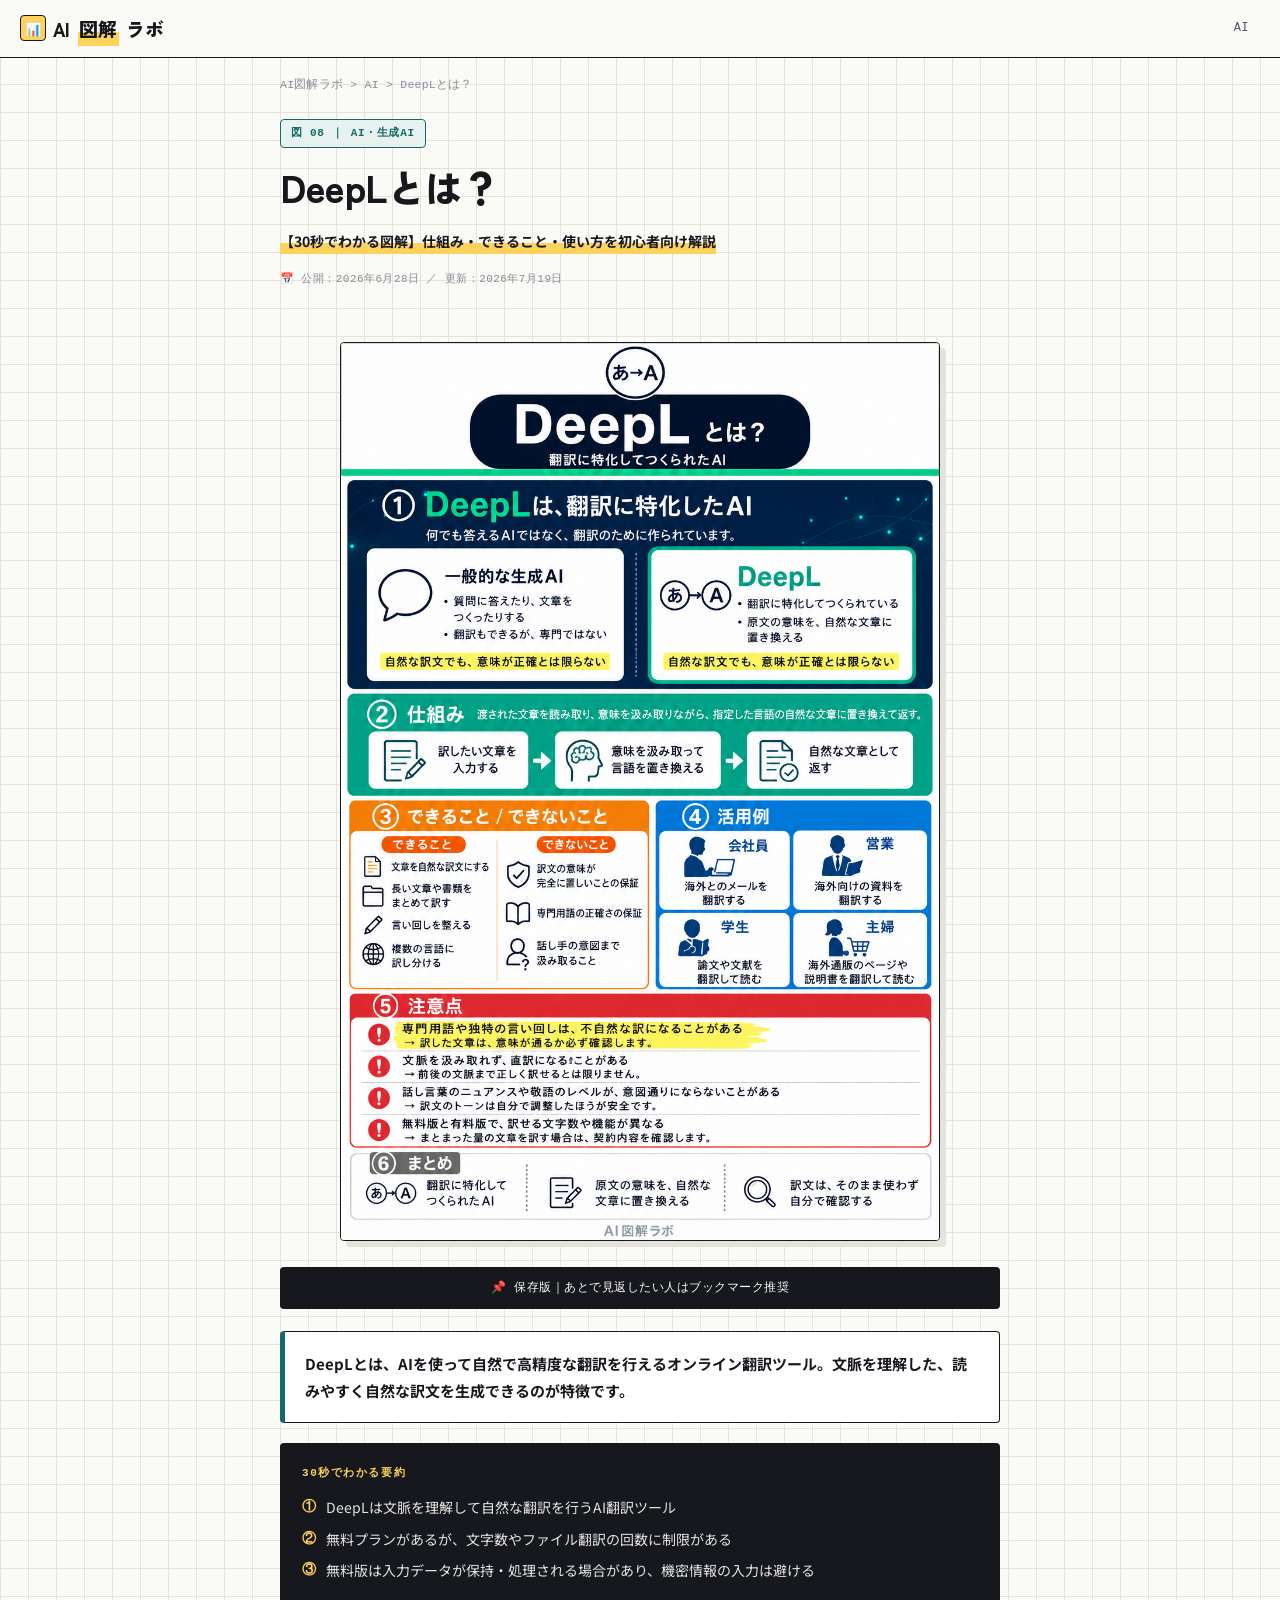
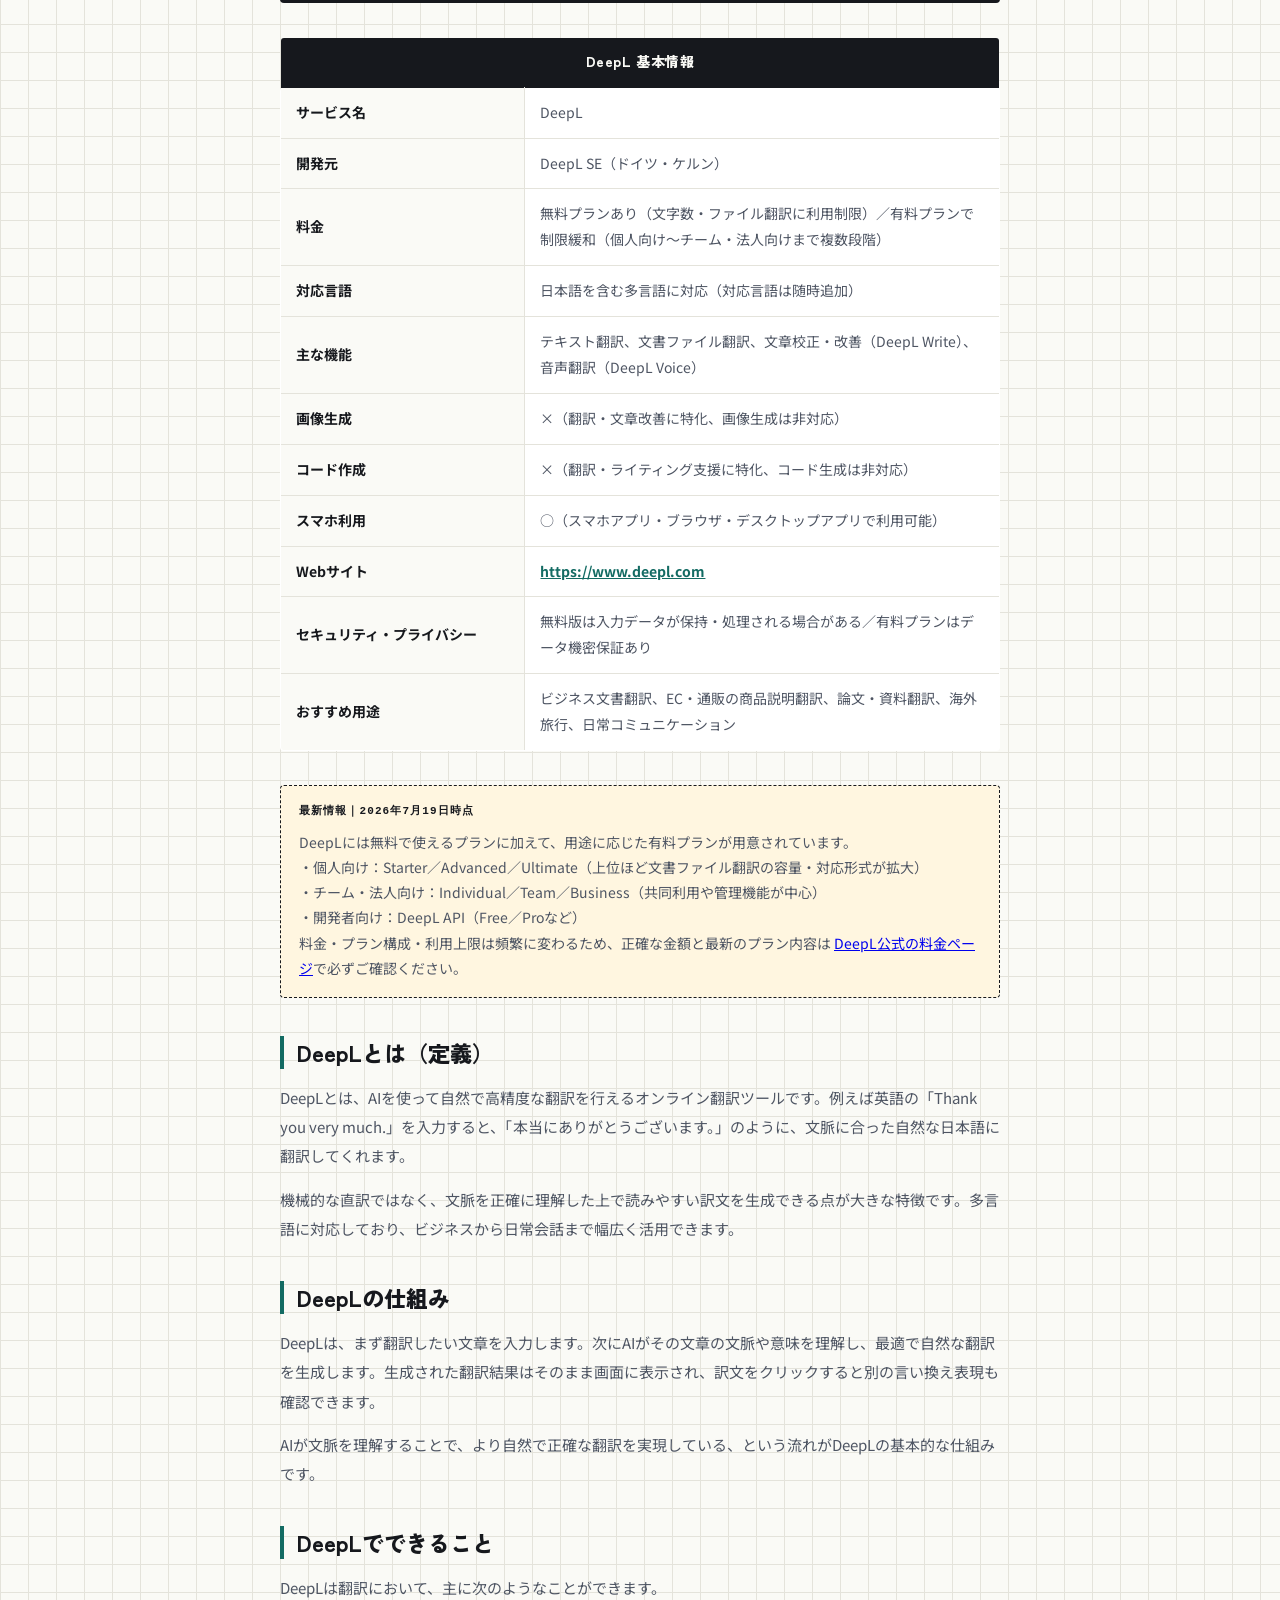
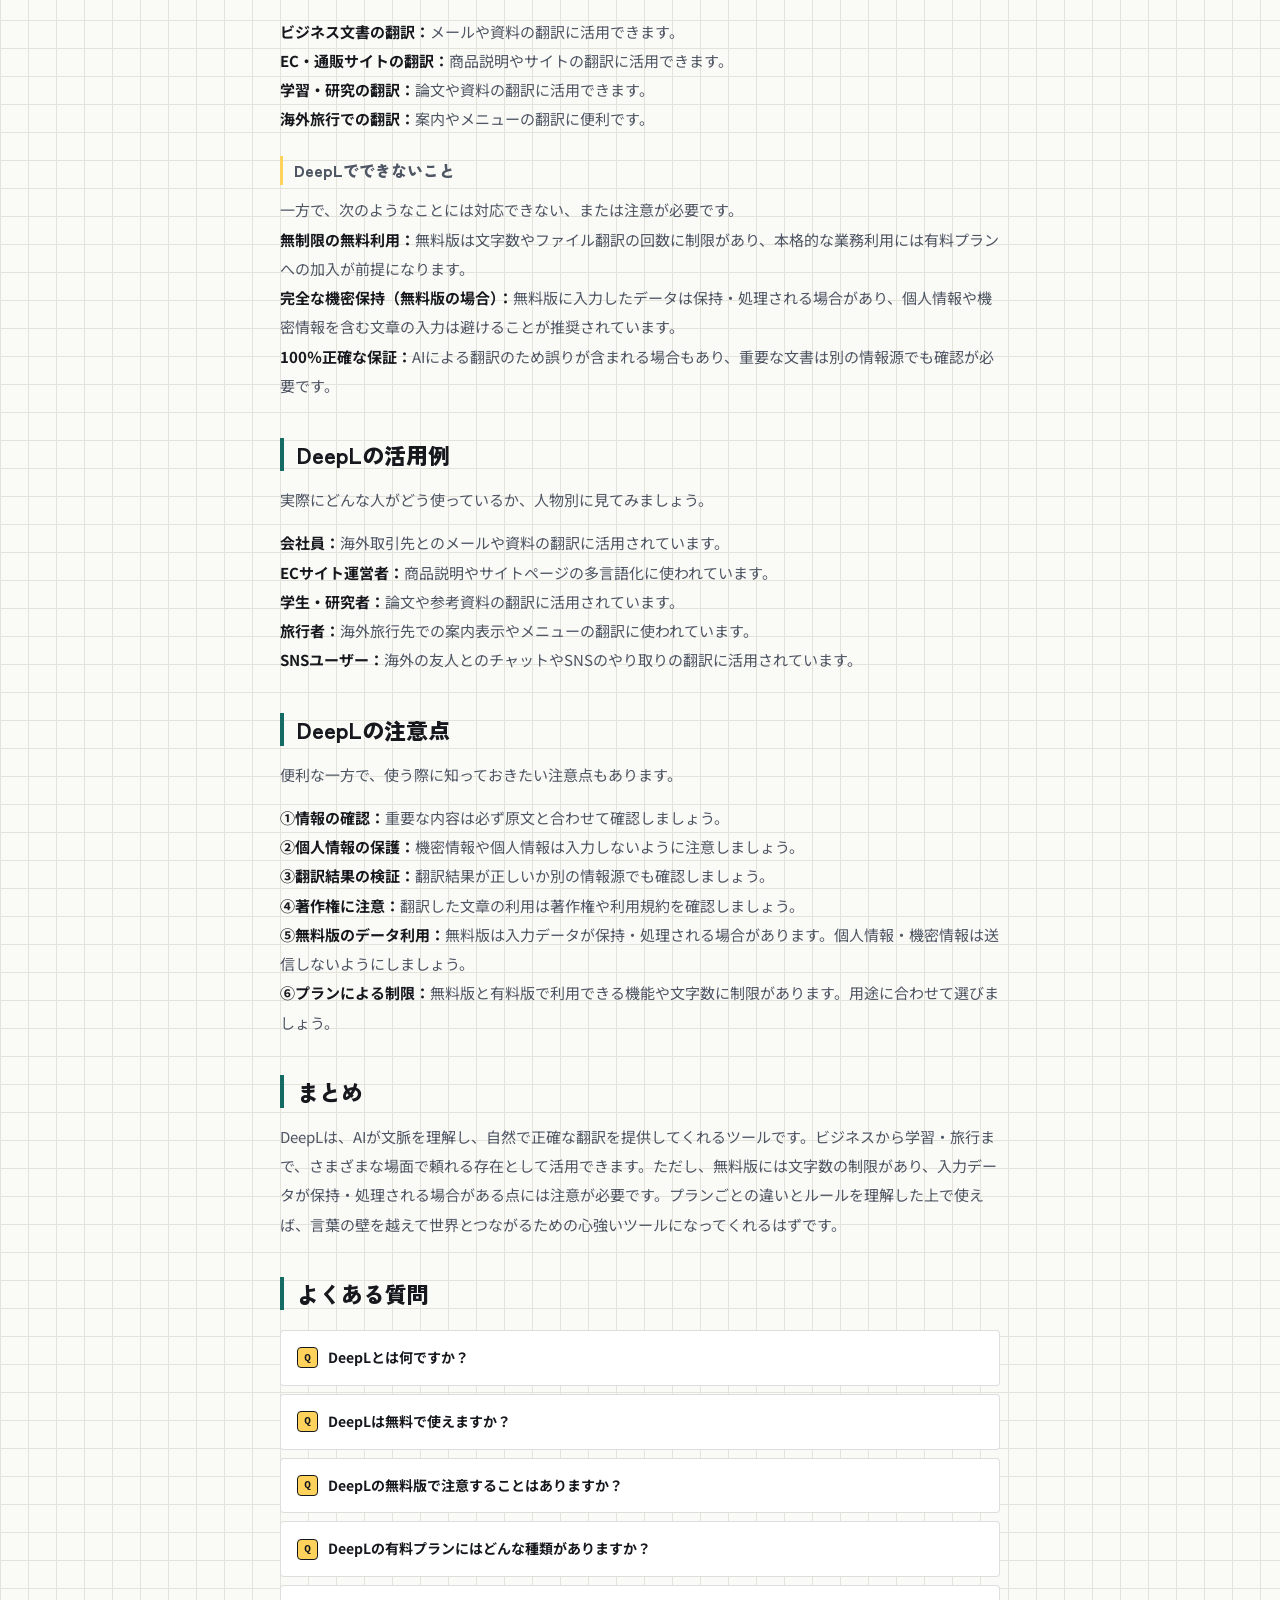
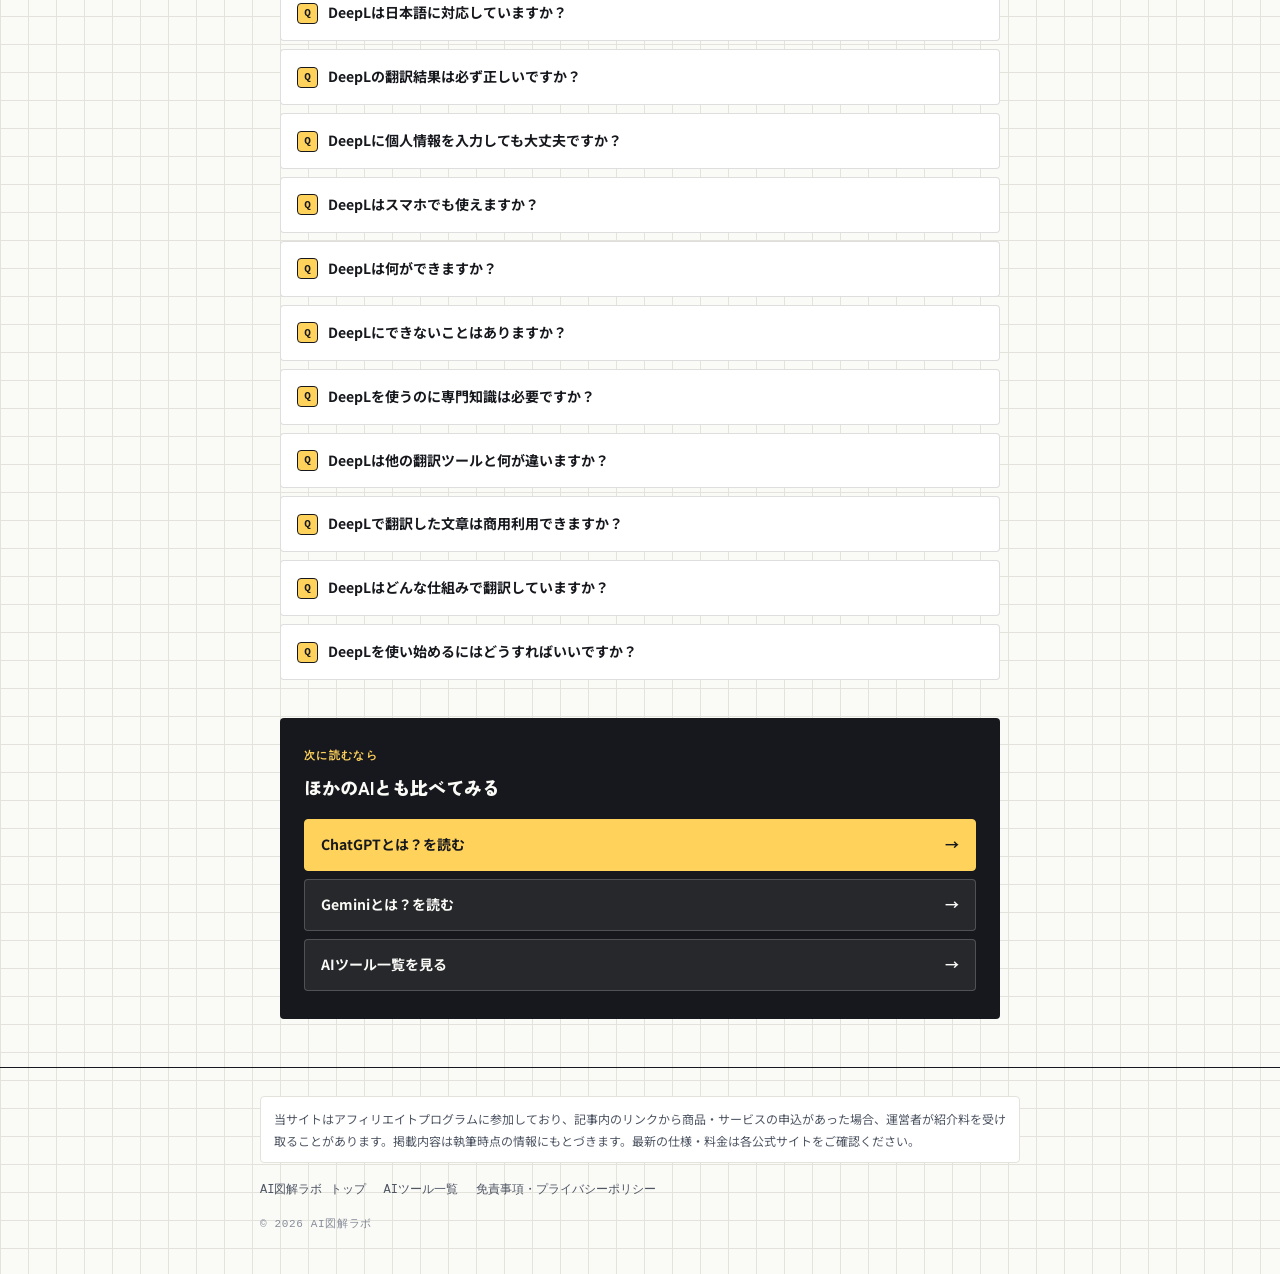
<file: ai/deepl/index.html>
<!DOCTYPE html>
<html lang="ja">
<head>
<script async src="https://www.googletagmanager.com/gtag/js?id=G-E1PYZS2K83"></script>
<script src="/assets/ga.js"></script>
<meta charset="UTF-8">
<meta name="viewport" content="width=device-width, initial-scale=1.0">
<title>DeepLとは？自然な翻訳ができるAIを図解 | AI図解ラボ</title>
<meta name="description" content="DeepLとは何か、図解で30秒でわかる解説。仕組み・できること・活用例・注意点まで初心者向けにやさしく説明します。">
<link rel="canonical" href="https://zukailab.com/ai/deepl/">
<!-- OGP -->
<meta property="og:type" content="article">
<meta property="og:site_name" content="AI図解ラボ">
<meta property="og:title" content="DeepLとは？【30秒でわかる図解】 | AI図解ラボ">
<meta property="og:description" content="DeepLとは何か、図解で30秒でわかる解説。仕組み・できること・活用例・注意点まで初心者向けにやさしく説明します。">
<meta property="og:url" content="https://zukailab.com/ai/deepl/">
<meta property="og:image" content="https://zukailab.com/images/deepl-zukai-explanation.png">
<meta name="twitter:card" content="summary_large_image">
<link rel="preconnect" href="https://fonts.googleapis.com">
<link rel="preconnect" href="https://fonts.gstatic.com" crossorigin>
<link href="https://fonts.googleapis.com/css2?family=Noto+Sans+JP:wght@400;500;700;900&family=Zen+Kaku+Gothic+New:wght@700;900&display=swap" rel="stylesheet">
<link rel="stylesheet" href="/assets/style.css">
<!-- 構造化データ：Article -->
<script type="application/ld+json">
{
  "@context":"https://schema.org",
  "@type":"Article",
  "headline":"DeepLとは？仕組み・できること・使い方を初心者向け解説",
  "image":"https://zukailab.com/images/deepl-zukai-explanation.png",
  "author":{"@type":"Person","name":"Hiro","url":"https://zukailab.com/#person"},
  "publisher":{"@type":"Organization","name":"AI図解ラボ","logo":{"@type":"ImageObject","url":"https://zukailab.com/images/logo.png"}},
  "datePublished":"2026-06-28",
  "dateModified":"2026-07-19",
  "mainEntityOfPage":{"@type":"WebPage","@id":"https://zukailab.com/ai/deepl/"},
  "description":"DeepLとは何か、図解で30秒でわかる解説。仕組み・できること・活用例・注意点まで初心者向けにやさしく説明します。"
}
</script>
<!-- 構造化データ：BreadcrumbList（/ai/ は実在ページ） -->
<script type="application/ld+json">
{
  "@context":"https://schema.org",
  "@type":"BreadcrumbList",
  "itemListElement":[
    {"@type":"ListItem","position":1,"name":"AI図解ラボ","item":"https://zukailab.com/"},
    {"@type":"ListItem","position":2,"name":"AI","item":"https://zukailab.com/ai/"},
    {"@type":"ListItem","position":3,"name":"DeepLとは？"}
  ]
}
</script>
<!-- 構造化データ：FAQPage（本文と完全一致） -->
<script type="application/ld+json">
{
  "@context":"https://schema.org",
  "@type":"FAQPage",
  "mainEntity":[
    {"@type":"Question","name":"DeepLとは何ですか？","acceptedAnswer":{"@type":"Answer","text":"DeepLは、AIを使って自然で高精度な翻訳を行えるオンライン翻訳ツールです。文脈を理解した、読みやすく自然な訳文を生成できます。"}},
    {"@type":"Question","name":"DeepLは無料で使えますか？","acceptedAnswer":{"@type":"Answer","text":"はい。無料プランで基本的なテキスト翻訳が利用できます。ただし文字数やファイル翻訳の回数に制限があり、本格的に使うには有料プランへの加入がおすすめです。"}},
    {"@type":"Question","name":"DeepLの無料版で注意することはありますか？","acceptedAnswer":{"@type":"Answer","text":"無料版に入力したデータは保持・処理される場合があります。個人情報や機密情報を含む文章の入力は避けましょう。"}},
    {"@type":"Question","name":"DeepLの有料プランにはどんな種類がありますか？","acceptedAnswer":{"@type":"Answer","text":"個人向けからチーム・法人向けまで複数のプランが用意されています。プランが上がるほど翻訳できる文字数やファイル形式、セキュリティ機能が充実します。プラン構成は変更されることがあるため、最新の内容は公式サイトでご確認ください。"}},
    {"@type":"Question","name":"DeepLは日本語に対応していますか？","acceptedAnswer":{"@type":"Answer","text":"はい。日本語を含む多くの言語に対応しており、特に日本語と英語間の翻訳の自然さに定評があります。"}},
    {"@type":"Question","name":"DeepLの翻訳結果は必ず正しいですか？","acceptedAnswer":{"@type":"Answer","text":"いいえ。AIによる翻訳のため誤りが含まれる場合もあります。重要な文書は別の情報源でも翻訳結果を確認することが大切です。"}},
    {"@type":"Question","name":"DeepLに個人情報を入力しても大丈夫ですか？","acceptedAnswer":{"@type":"Answer","text":"機密情報や個人情報は入力しないようにしましょう。特に無料版では入力データが保持・処理される場合があるため注意が必要です。"}},
    {"@type":"Question","name":"DeepLはスマホでも使えますか？","acceptedAnswer":{"@type":"Answer","text":"はい。ブラウザ版に加えて、スマホアプリやデスクトップアプリからも利用できます。"}},
    {"@type":"Question","name":"DeepLは何ができますか？","acceptedAnswer":{"@type":"Answer","text":"ビジネス文書の翻訳、ECサイトの商品説明の翻訳、論文や資料の翻訳、海外旅行時の案内・メニューの翻訳、日常的なSNS・チャットの翻訳などに使えます。"}},
    {"@type":"Question","name":"DeepLにできないことはありますか？","acceptedAnswer":{"@type":"Answer","text":"無料版では文字数やファイル翻訳の回数に制限があり、また100％正確な翻訳を保証するものではありません。重要な内容は人の目での確認が必要です。"}},
    {"@type":"Question","name":"DeepLを使うのに専門知識は必要ですか？","acceptedAnswer":{"@type":"Answer","text":"不要です。翻訳したい文章を入力するだけで、AIが文脈を理解して自然な訳文を生成してくれます。"}},
    {"@type":"Question","name":"DeepLは他の翻訳ツールと何が違いますか？","acceptedAnswer":{"@type":"Answer","text":"文脈を踏まえた自然な訳文に定評があり、機械的な直訳ではなく人が書いたような表現に翻訳される点が大きな特徴です。"}},
    {"@type":"Question","name":"DeepLで翻訳した文章は商用利用できますか？","acceptedAnswer":{"@type":"Answer","text":"翻訳した文章自体の利用には、元の文章の著作権や利用規約の確認が必要です。最終的な利用判断は自分で行いましょう。"}},
    {"@type":"Question","name":"DeepLはどんな仕組みで翻訳していますか？","acceptedAnswer":{"@type":"Answer","text":"入力された文章をAIが文脈や意味を理解し、最適で自然な翻訳を生成して画面に表示する、という流れで動いています。"}},
    {"@type":"Question","name":"DeepLを使い始めるにはどうすればいいですか？","acceptedAnswer":{"@type":"Answer","text":"公式サイトにアクセスし、翻訳したい文章を入力するだけで、会員登録なしでもすぐに利用を開始できます。"}}
  ]
}
</script>
</head>
<body>
<header class="header">
  <a href="/" class="logo"><span class="logo-mark">📊</span>AI<em>図解</em>ラボ</a>
  <nav class="header-nav">
    <a href="/ai/" class="nav-link">AI</a>
  </nav>
</header>
<div class="container">
  <nav class="breadcrumb">
    <a href="/">AI図解ラボ</a> &gt; <a href="/ai/">AI</a> &gt; DeepLとは？
  </nav>
  <article>
    <header class="article-header">
      <span class="category-badge">図 08 ｜ AI・生成AI</span>
      <h1 class="article-h1">DeepLとは？</h1>
      <p class="article-subcopy">【30秒でわかる図解】仕組み・できること・使い方を初心者向け解説</p>
      <time class="pubdate" datetime="2026-06-28">📅 公開：2026年6月28日 ／ 更新：2026年7月19日</time>
    </header>
    <div class="zukai-wrap">
      <img src="/images/deepl-zukai-explanation.png"
           alt="DeepLの仕組みを図解したイラスト。定義・仕組み・メリット・活用例・注意点・まとめの6項目を解説"
           width="1080" height="1350" loading="eager">
    </div>
    <div class="save-banner"><span class="pin">📌</span> 保存版｜あとで見返したい人はブックマーク推奨</div>
    <div class="conclusion-box">
      DeepLとは、AIを使って自然で高精度な翻訳を行えるオンライン翻訳ツール。文脈を理解した、読みやすく自然な訳文を生成できるのが特徴です。
    </div>
    <div class="summary-box">
      <div class="summary-box-title">30秒でわかる要約</div>
      <div class="summary-row"><span class="summary-num">①</span>DeepLは文脈を理解して自然な翻訳を行うAI翻訳ツール</div>
      <div class="summary-row"><span class="summary-num">②</span>無料プランがあるが、文字数やファイル翻訳の回数に制限がある</div>
      <div class="summary-row"><span class="summary-num">③</span>無料版は入力データが保持・処理される場合があり、機密情報の入力は避ける</div>
    </div>
    <table class="compare-table">
      <caption>DeepL 基本情報</caption>
      <tbody>
        <tr><th>サービス名</th><td>DeepL</td></tr>
        <tr><th>開発元</th><td>DeepL SE（ドイツ・ケルン）</td></tr>
        <tr><th>料金</th><td>無料プランあり（文字数・ファイル翻訳に利用制限）／有料プランで制限緩和（個人向け〜チーム・法人向けまで複数段階）</td></tr>
        <tr><th>対応言語</th><td>日本語を含む多言語に対応（対応言語は随時追加）</td></tr>
        <tr><th>主な機能</th><td>テキスト翻訳、文書ファイル翻訳、文章校正・改善（DeepL Write）、音声翻訳（DeepL Voice）</td></tr>
        <tr><th>画像生成</th><td>×（翻訳・文章改善に特化、画像生成は非対応）</td></tr>
        <tr><th>コード作成</th><td>×（翻訳・ライティング支援に特化、コード生成は非対応）</td></tr>
        <tr><th>スマホ利用</th><td>○（スマホアプリ・ブラウザ・デスクトップアプリで利用可能）</td></tr>
        <tr><th>Webサイト</th><td><a href="https://www.deepl.com" rel="nofollow noopener" target="_blank">https://www.deepl.com</a></td></tr>
        <tr><th>セキュリティ・プライバシー</th><td>無料版は入力データが保持・処理される場合がある／有料プランはデータ機密保証あり</td></tr>
        <tr><th>おすすめ用途</th><td>ビジネス文書翻訳、EC・通販の商品説明翻訳、論文・資料翻訳、海外旅行、日常コミュニケーション</td></tr>
      </tbody>
    </table>
    <!-- ▼ すぐ古くなる情報（プラン名・料金・モデル名）はここに隔離する。更新はこのブロックだけでよい -->
    <div class="volatile-box">
      <span class="volatile-head">最新情報｜2026年7月19日時点</span>
      DeepLには無料で使えるプランに加えて、用途に応じた有料プランが用意されています。<br>
      ・個人向け：Starter／Advanced／Ultimate（上位ほど文書ファイル翻訳の容量・対応形式が拡大）<br>
      ・チーム・法人向け：Individual／Team／Business（共同利用や管理機能が中心）<br>
      ・開発者向け：DeepL API（Free／Proなど）<br>
      料金・プラン構成・利用上限は頻繁に変わるため、正確な金額と最新のプラン内容は
      <a href="https://www.deepl.com/ja/pro" rel="nofollow noopener" target="_blank">DeepL公式の料金ページ</a>で必ずご確認ください。
    </div>
    <section class="content-section">
      <h2 class="content-h2">DeepLとは（定義）</h2>
      <p>DeepLとは、AIを使って自然で高精度な翻訳を行えるオンライン翻訳ツールです。例えば英語の「Thank you very much.」を入力すると、「本当にありがとうございます。」のように、文脈に合った自然な日本語に翻訳してくれます。</p>
      <p>機械的な直訳ではなく、文脈を正確に理解した上で読みやすい訳文を生成できる点が大きな特徴です。多言語に対応しており、ビジネスから日常会話まで幅広く活用できます。</p>
    </section>
    <section class="content-section">
      <h2 class="content-h2">DeepLの仕組み</h2>
      <p>DeepLは、まず翻訳したい文章を入力します。次にAIがその文章の文脈や意味を理解し、最適で自然な翻訳を生成します。生成された翻訳結果はそのまま画面に表示され、訳文をクリックすると別の言い換え表現も確認できます。</p>
      <p>AIが文脈を理解することで、より自然で正確な翻訳を実現している、という流れがDeepLの基本的な仕組みです。</p>
    </section>
    <section class="content-section">
      <h2 class="content-h2">DeepLでできること</h2>
      <p>DeepLは翻訳において、主に次のようなことができます。</p>
      <p><strong>ビジネス文書の翻訳：</strong>メールや資料の翻訳に活用できます。<br>
      <strong>EC・通販サイトの翻訳：</strong>商品説明やサイトの翻訳に活用できます。<br>
      <strong>学習・研究の翻訳：</strong>論文や資料の翻訳に活用できます。<br>
      <strong>海外旅行での翻訳：</strong>案内やメニューの翻訳に便利です。</p>
      <h3 class="content-h3">DeepLでできないこと</h3>
      <p>一方で、次のようなことには対応できない、または注意が必要です。<br>
      <strong>無制限の無料利用：</strong>無料版は文字数やファイル翻訳の回数に制限があり、本格的な業務利用には有料プランへの加入が前提になります。<br>
      <strong>完全な機密保持（無料版の場合）：</strong>無料版に入力したデータは保持・処理される場合があり、個人情報や機密情報を含む文章の入力は避けることが推奨されています。<br>
      <strong>100％正確な保証：</strong>AIによる翻訳のため誤りが含まれる場合もあり、重要な文書は別の情報源でも確認が必要です。</p>
    </section>
    <section class="content-section">
      <h2 class="content-h2">DeepLの活用例</h2>
      <p>実際にどんな人がどう使っているか、人物別に見てみましょう。</p>
      <p><strong>会社員：</strong>海外取引先とのメールや資料の翻訳に活用されています。<br>
      <strong>ECサイト運営者：</strong>商品説明やサイトページの多言語化に使われています。<br>
      <strong>学生・研究者：</strong>論文や参考資料の翻訳に活用されています。<br>
      <strong>旅行者：</strong>海外旅行先での案内表示やメニューの翻訳に使われています。<br>
      <strong>SNSユーザー：</strong>海外の友人とのチャットやSNSのやり取りの翻訳に活用されています。</p>
    </section>
    <section class="content-section">
      <h2 class="content-h2">DeepLの注意点</h2>
      <p>便利な一方で、使う際に知っておきたい注意点もあります。</p>
      <p><strong>①情報の確認：</strong>重要な内容は必ず原文と合わせて確認しましょう。<br>
      <strong>②個人情報の保護：</strong>機密情報や個人情報は入力しないように注意しましょう。<br>
      <strong>③翻訳結果の検証：</strong>翻訳結果が正しいか別の情報源でも確認しましょう。<br>
      <strong>④著作権に注意：</strong>翻訳した文章の利用は著作権や利用規約を確認しましょう。<br>
      <strong>⑤無料版のデータ利用：</strong>無料版は入力データが保持・処理される場合があります。個人情報・機密情報は送信しないようにしましょう。<br>
      <strong>⑥プランによる制限：</strong>無料版と有料版で利用できる機能や文字数に制限があります。用途に合わせて選びましょう。</p>
    </section>
    <section class="content-section">
      <h2 class="content-h2">まとめ</h2>
      <p>DeepLは、AIが文脈を理解し、自然で正確な翻訳を提供してくれるツールです。ビジネスから学習・旅行まで、さまざまな場面で頼れる存在として活用できます。ただし、無料版には文字数の制限があり、入力データが保持・処理される場合がある点には注意が必要です。プランごとの違いとルールを理解した上で使えば、言葉の壁を越えて世界とつながるための心強いツールになってくれるはずです。</p>
    </section>
    <section class="content-section">
      <h2 class="content-h2">よくある質問</h2>
      <div class="faq-list">
        <details class="faq-item"><summary>DeepLとは何ですか？</summary><p class="faq-answer">DeepLは、AIを使って自然で高精度な翻訳を行えるオンライン翻訳ツールです。文脈を理解した、読みやすく自然な訳文を生成できます。</p></details>
        <details class="faq-item"><summary>DeepLは無料で使えますか？</summary><p class="faq-answer">はい。無料プランで基本的なテキスト翻訳が利用できます。ただし文字数やファイル翻訳の回数に制限があり、本格的に使うには有料プランへの加入がおすすめです。</p></details>
        <details class="faq-item"><summary>DeepLの無料版で注意することはありますか？</summary><p class="faq-answer">無料版に入力したデータは保持・処理される場合があります。個人情報や機密情報を含む文章の入力は避けましょう。</p></details>
        <details class="faq-item"><summary>DeepLの有料プランにはどんな種類がありますか？</summary><p class="faq-answer">個人向けからチーム・法人向けまで複数のプランが用意されています。プランが上がるほど翻訳できる文字数やファイル形式、セキュリティ機能が充実します。プラン構成は変更されることがあるため、最新の内容は公式サイトでご確認ください。</p></details>
        <details class="faq-item"><summary>DeepLは日本語に対応していますか？</summary><p class="faq-answer">はい。日本語を含む多くの言語に対応しており、特に日本語と英語間の翻訳の自然さに定評があります。</p></details>
        <details class="faq-item"><summary>DeepLの翻訳結果は必ず正しいですか？</summary><p class="faq-answer">いいえ。AIによる翻訳のため誤りが含まれる場合もあります。重要な文書は別の情報源でも翻訳結果を確認することが大切です。</p></details>
        <details class="faq-item"><summary>DeepLに個人情報を入力しても大丈夫ですか？</summary><p class="faq-answer">機密情報や個人情報は入力しないようにしましょう。特に無料版では入力データが保持・処理される場合があるため注意が必要です。</p></details>
        <details class="faq-item"><summary>DeepLはスマホでも使えますか？</summary><p class="faq-answer">はい。ブラウザ版に加えて、スマホアプリやデスクトップアプリからも利用できます。</p></details>
        <details class="faq-item"><summary>DeepLは何ができますか？</summary><p class="faq-answer">ビジネス文書の翻訳、ECサイトの商品説明の翻訳、論文や資料の翻訳、海外旅行時の案内・メニューの翻訳、日常的なSNS・チャットの翻訳などに使えます。</p></details>
        <details class="faq-item"><summary>DeepLにできないことはありますか？</summary><p class="faq-answer">無料版では文字数やファイル翻訳の回数に制限があり、また100％正確な翻訳を保証するものではありません。重要な内容は人の目での確認が必要です。</p></details>
        <details class="faq-item"><summary>DeepLを使うのに専門知識は必要ですか？</summary><p class="faq-answer">不要です。翻訳したい文章を入力するだけで、AIが文脈を理解して自然な訳文を生成してくれます。</p></details>
        <details class="faq-item"><summary>DeepLは他の翻訳ツールと何が違いますか？</summary><p class="faq-answer">文脈を踏まえた自然な訳文に定評があり、機械的な直訳ではなく人が書いたような表現に翻訳される点が大きな特徴です。</p></details>
        <details class="faq-item"><summary>DeepLで翻訳した文章は商用利用できますか？</summary><p class="faq-answer">翻訳した文章自体の利用には、元の文章の著作権や利用規約の確認が必要です。最終的な利用判断は自分で行いましょう。</p></details>
        <details class="faq-item"><summary>DeepLはどんな仕組みで翻訳していますか？</summary><p class="faq-answer">入力された文章をAIが文脈や意味を理解し、最適で自然な翻訳を生成して画面に表示する、という流れで動いています。</p></details>
        <details class="faq-item"><summary>DeepLを使い始めるにはどうすればいいですか？</summary><p class="faq-answer">公式サイトにアクセスし、翻訳したい文章を入力するだけで、会員登録なしでもすぐに利用を開始できます。</p></details>
      </div>
    </section>
    <!-- 末尾CTA：実在する記事だけにリンクする -->
    <div class="final-cta">
      <div class="final-cta-eyebrow">次に読むなら</div>
      <div class="final-cta-title">ほかのAIとも比べてみる</div>
      <div class="final-cta-list">
        <a href="/ai/chatgpt/" class="final-cta-link primary">ChatGPTとは？を読む <span>→</span></a>
        <a href="/ai/gemini/" class="final-cta-link">Geminiとは？を読む <span>→</span></a>
        <a href="/ai/" class="final-cta-link">AIツール一覧を見る <span>→</span></a>
      </div>
    </div>
  </article>
</div>
<footer class="footer">
  <div class="footer-inner">
    <p class="disclosure">
      当サイトはアフィリエイトプログラムに参加しており、記事内のリンクから商品・サービスの申込があった場合、運営者が紹介料を受け取ることがあります。掲載内容は執筆時点の情報にもとづきます。最新の仕様・料金は各公式サイトをご確認ください。
    </p>
    <nav class="footer-links">
      <a href="/">AI図解ラボ トップ</a>
      <a href="/ai/">AIツール一覧</a>
      <a href="/disclaimer/">免責事項・プライバシーポリシー</a>
    </nav>
    <p class="footer-text">© 2026 AI図解ラボ</p>
  </div>
</footer>
</body>
</html>
</file>
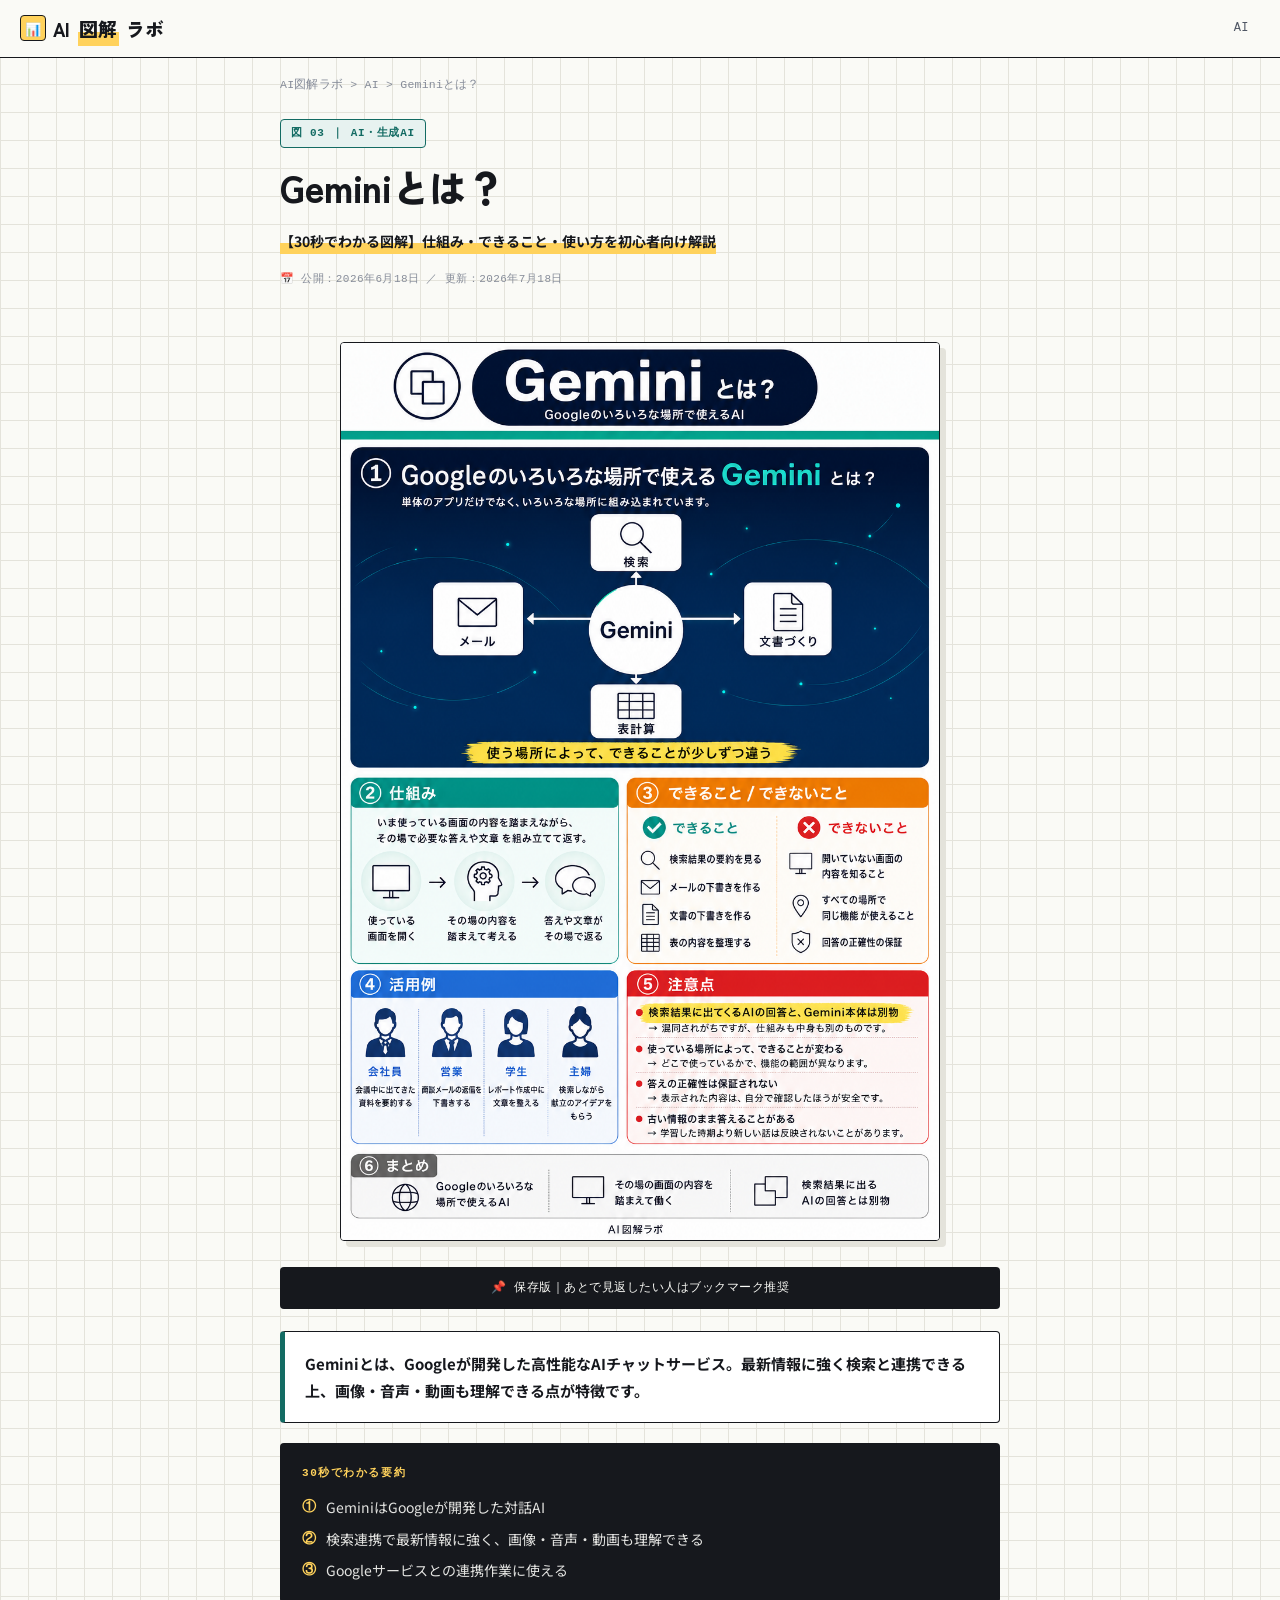
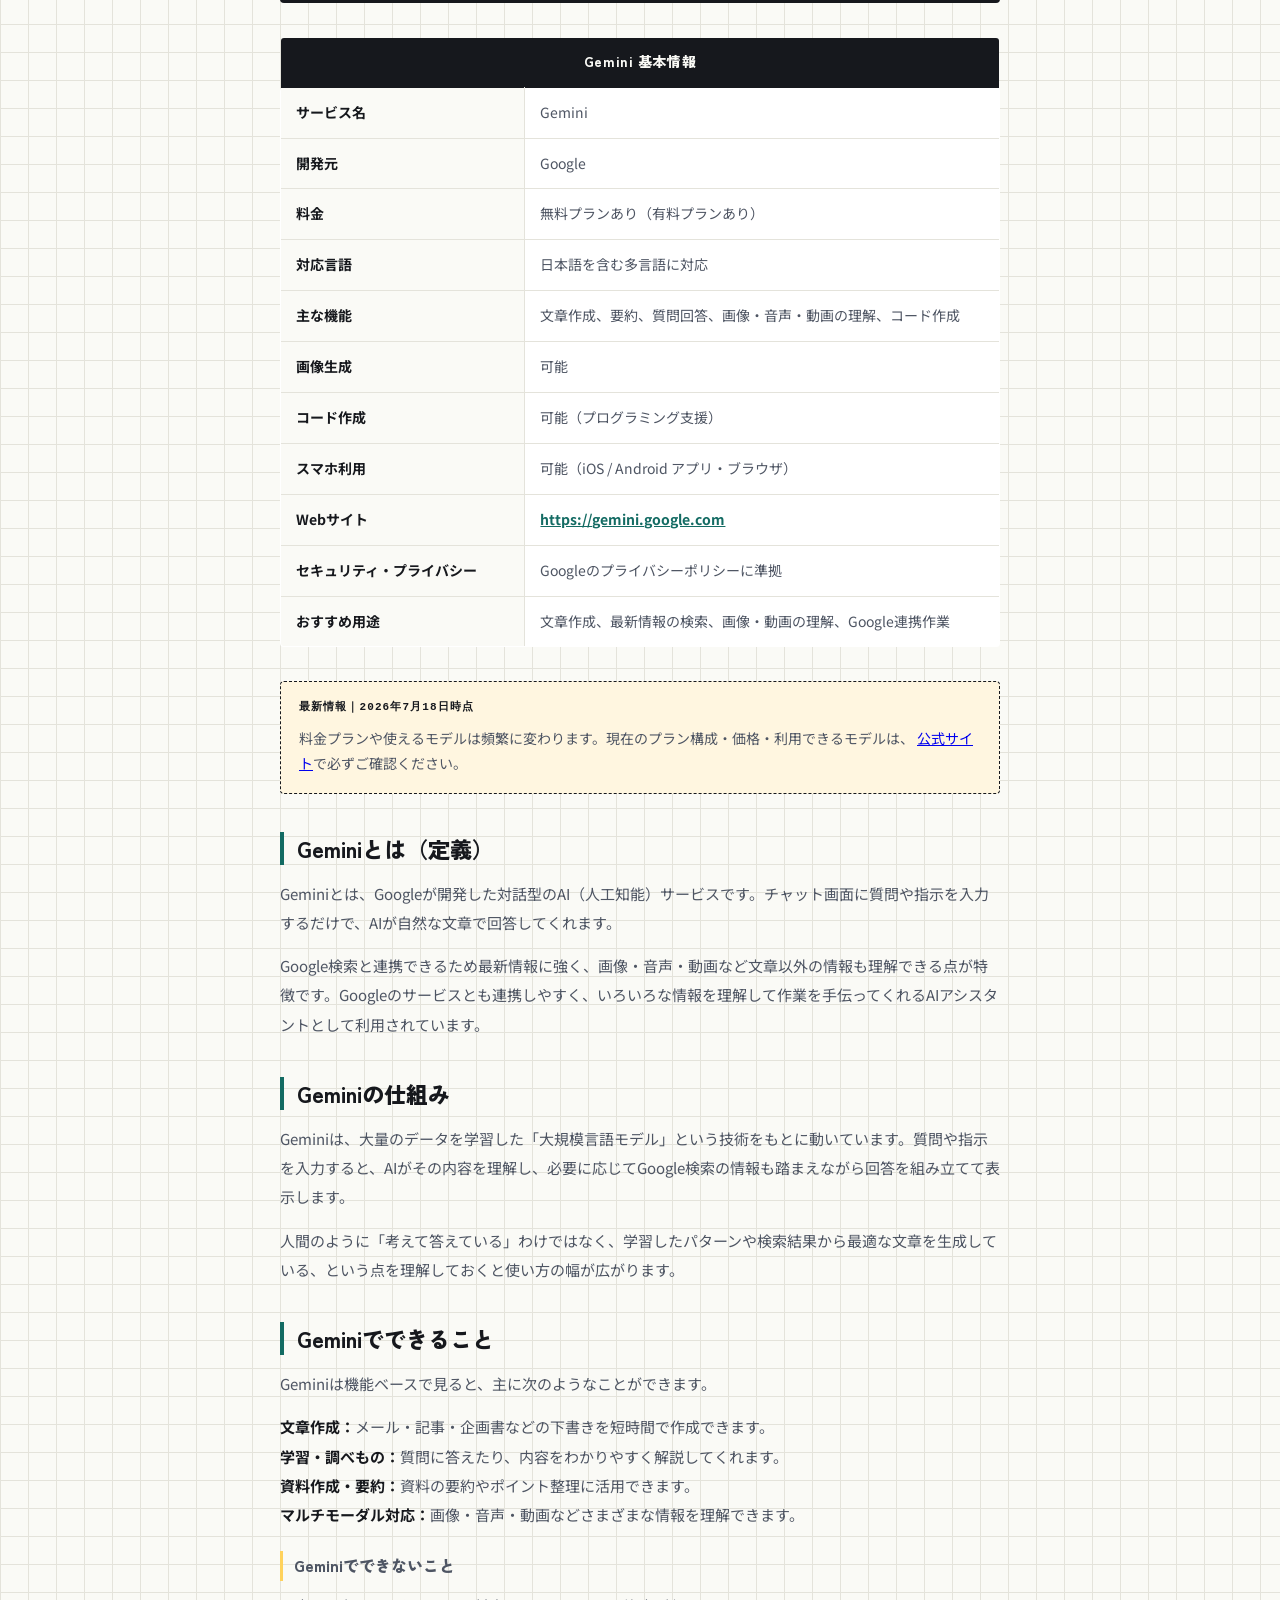
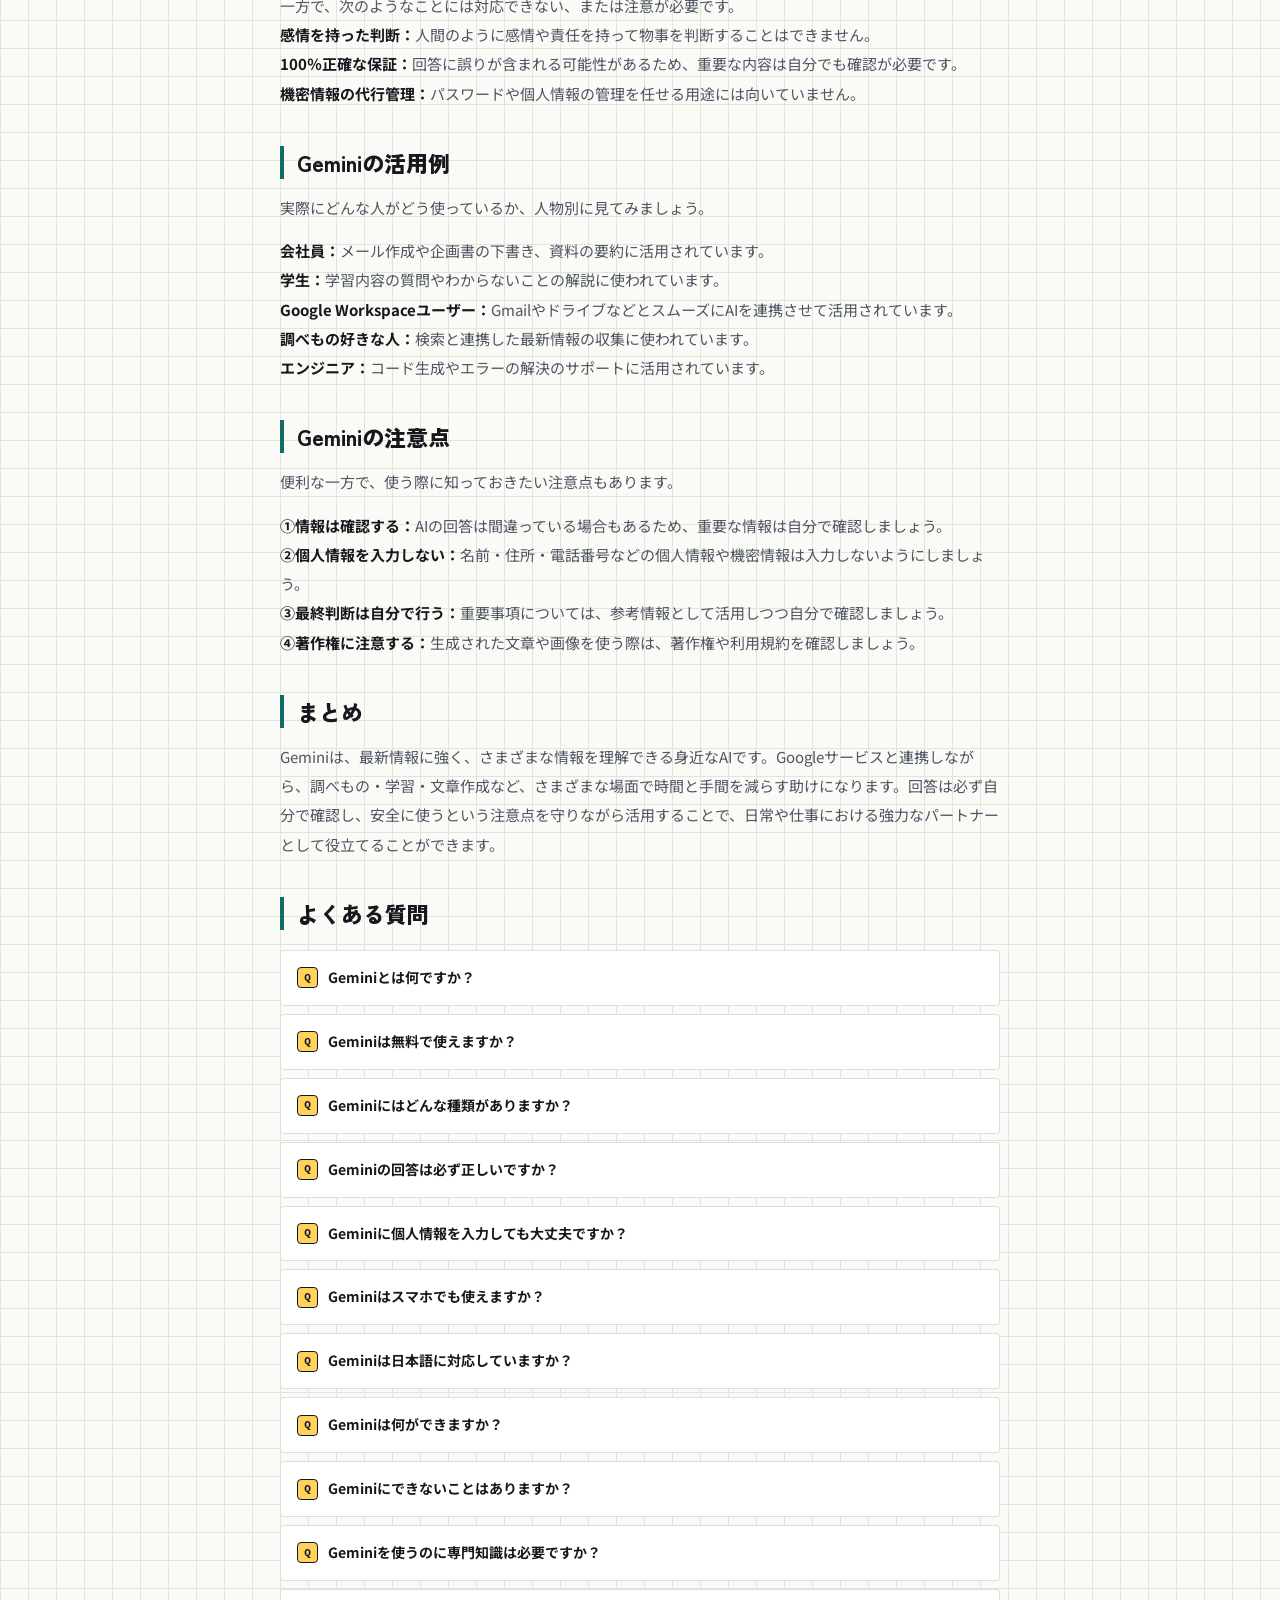
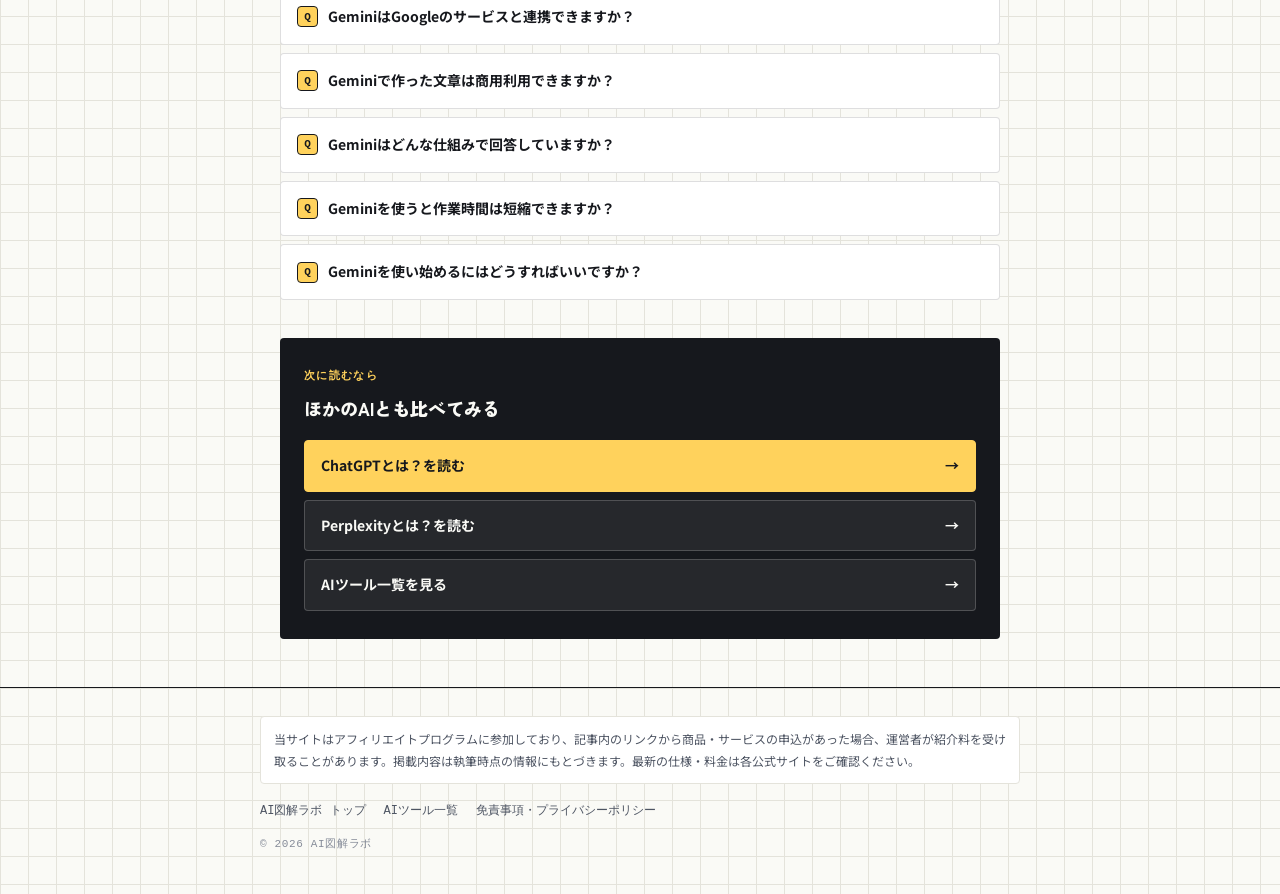
<file: ai/gemini/index.html>
<!DOCTYPE html>
<html lang="ja">
<head>
<script async src="https://www.googletagmanager.com/gtag/js?id=G-E1PYZS2K83"></script>
<script src="/assets/ga.js"></script>
<meta charset="UTF-8">
<meta name="viewport" content="width=device-width, initial-scale=1.0">
<title>Geminiとは？Google製マルチモーダルAIを図解 | AI図解ラボ</title>
<meta name="description" content="Geminiとは何か、図解で30秒でわかる解説。仕組み・できること・活用例・注意点まで初心者向けにやさしく説明します。">
<link rel="canonical" href="https://zukailab.com/ai/gemini/">
<!-- OGP -->
<meta property="og:type" content="article">
<meta property="og:site_name" content="AI図解ラボ">
<meta property="og:title" content="Geminiとは？【30秒でわかる図解】 | AI図解ラボ">
<meta property="og:description" content="Geminiとは何か、図解で30秒でわかる解説。仕組み・できること・活用例・注意点まで初心者向けにやさしく説明します。">
<meta property="og:url" content="https://zukailab.com/ai/gemini/">
<meta property="og:image" content="https://zukailab.com/images/gemini-zukai-explanation.png">
<meta name="twitter:card" content="summary_large_image">
<link rel="preconnect" href="https://fonts.googleapis.com">
<link rel="preconnect" href="https://fonts.gstatic.com" crossorigin>
<link href="https://fonts.googleapis.com/css2?family=Noto+Sans+JP:wght@400;500;700;900&family=Zen+Kaku+Gothic+New:wght@700;900&display=swap" rel="stylesheet">
<link rel="stylesheet" href="/assets/style.css">
<!-- 構造化データ：Article -->
<script type="application/ld+json">
{
  "@context":"https://schema.org",
  "@type":"Article",
  "headline":"Geminiとは？仕組み・できること・使い方を初心者向け解説",
  "image":"https://zukailab.com/images/gemini-zukai-explanation.png",
  "author":{"@type":"Person","name":"Hiro","url":"https://zukailab.com/#person"},
  "publisher":{"@type":"Organization","name":"AI図解ラボ","logo":{"@type":"ImageObject","url":"https://zukailab.com/images/logo.png"}},
  "datePublished":"2026-06-18",
  "dateModified":"2026-07-18",
  "mainEntityOfPage":{"@type":"WebPage","@id":"https://zukailab.com/ai/gemini/"},
  "description":"Geminiとは何か、図解で30秒でわかる解説。仕組み・できること・活用例・注意点まで初心者向けにやさしく説明します。"
}
</script>
<!-- 構造化データ：BreadcrumbList（/ai/ は実在ページ） -->
<script type="application/ld+json">
{
  "@context":"https://schema.org",
  "@type":"BreadcrumbList",
  "itemListElement":[
    {"@type":"ListItem","position":1,"name":"AI図解ラボ","item":"https://zukailab.com/"},
    {"@type":"ListItem","position":2,"name":"AI","item":"https://zukailab.com/ai/"},
    {"@type":"ListItem","position":3,"name":"Geminiとは？"}
  ]
}
</script>
<!-- 構造化データ：FAQPage（本文と完全一致） -->
<script type="application/ld+json">
{
  "@context":"https://schema.org",
  "@type":"FAQPage",
  "mainEntity":[
    {"@type":"Question","name":"Geminiとは何ですか？","acceptedAnswer":{"@type":"Answer","text":"Geminiは、Googleが開発した文章で会話できるAIサービスです。質問や相談に対して自然な文章で答えてくれます。"}},
    {"@type":"Question","name":"Geminiは無料で使えますか？","acceptedAnswer":{"@type":"Answer","text":"無料プランがあり、基本的な機能は無料で利用できます。より高度な機能を使いたい場合は有料プランが用意されています。"}},
    {"@type":"Question","name":"Geminiにはどんな種類がありますか？","acceptedAnswer":{"@type":"Answer","text":"無料版のほか、個人向け・法人向けなど用途に応じたプランがあります。"}},
    {"@type":"Question","name":"Geminiの回答は必ず正しいですか？","acceptedAnswer":{"@type":"Answer","text":"いいえ。AIの回答は間違っていることもあるため、重要な情報は自分で確認することが大切です。"}},
    {"@type":"Question","name":"Geminiに個人情報を入力しても大丈夫ですか？","acceptedAnswer":{"@type":"Answer","text":"名前・住所・電話番号などの個人情報は入力しないことをおすすめします。"}},
    {"@type":"Question","name":"Geminiはスマホでも使えますか？","acceptedAnswer":{"@type":"Answer","text":"はい。公式アプリやブラウザから、スマホでも問題なく利用できます。"}},
    {"@type":"Question","name":"Geminiは日本語に対応していますか？","acceptedAnswer":{"@type":"Answer","text":"はい。日本語の質問にも自然な日本語で回答してくれます。"}},
    {"@type":"Question","name":"Geminiは何ができますか？","acceptedAnswer":{"@type":"Answer","text":"調べもの、文章作成、要約、画像・音声・動画の理解、アイデア出しなど幅広い用途に使えます。"}},
    {"@type":"Question","name":"Geminiにできないことはありますか？","acceptedAnswer":{"@type":"Answer","text":"すべての回答が常に正確とは限らず、感情を持って判断することもできません。重要な内容は自分でも確認しましょう。"}},
    {"@type":"Question","name":"Geminiを使うのに専門知識は必要ですか？","acceptedAnswer":{"@type":"Answer","text":"不要です。話しかけるように質問するだけで使えるため、初心者でも問題ありません。"}},
    {"@type":"Question","name":"GeminiはGoogleのサービスと連携できますか？","acceptedAnswer":{"@type":"Answer","text":"はい。GmailやGoogleドライブなど、Googleのサービスとスムーズに連携できる点が特徴です。"}},
    {"@type":"Question","name":"Geminiで作った文章は商用利用できますか？","acceptedAnswer":{"@type":"Answer","text":"多くの場合可能ですが、著作権や利用規約には注意が必要です。最終的な利用判断は自分で行いましょう。"}},
    {"@type":"Question","name":"Geminiはどんな仕組みで回答していますか？","acceptedAnswer":{"@type":"Answer","text":"大量のデータを学習したAIが、質問の内容を理解し、最新の検索結果なども踏まえて回答を文章として生成しています。"}},
    {"@type":"Question","name":"Geminiを使うと作業時間は短縮できますか？","acceptedAnswer":{"@type":"Answer","text":"はい。文章作成や調べものなどの時間を大きく短縮できるケースが多いです。"}},
    {"@type":"Question","name":"Geminiを使い始めるにはどうすればいいですか？","acceptedAnswer":{"@type":"Answer","text":"Googleアカウントがあれば、公式サイトやアプリからすぐに使い始めることができます。"}}
  ]
}
</script>
</head>
<body>
<header class="header">
  <a href="/" class="logo"><span class="logo-mark">📊</span>AI<em>図解</em>ラボ</a>
  <nav class="header-nav">
    <a href="/ai/" class="nav-link">AI</a>
  </nav>
</header>
<div class="container">
  <nav class="breadcrumb">
    <a href="/">AI図解ラボ</a> &gt; <a href="/ai/">AI</a> &gt; Geminiとは？
  </nav>
  <article>
    <header class="article-header">
      <span class="category-badge">図 03 ｜ AI・生成AI</span>
      <h1 class="article-h1">Geminiとは？</h1>
      <p class="article-subcopy">【30秒でわかる図解】仕組み・できること・使い方を初心者向け解説</p>
      <time class="pubdate" datetime="2026-06-18">📅 公開：2026年6月18日 ／ 更新：2026年7月18日</time>
    </header>
    <div class="zukai-wrap">
      <img src="/images/gemini-zukai-explanation.png"
           alt="Geminiの仕組みを図解したイラスト。定義・仕組み・メリット・活用例・注意点・まとめの6項目を解説"
           width="1080" height="1350" loading="eager">
    </div>
    <div class="save-banner"><span class="pin">📌</span> 保存版｜あとで見返したい人はブックマーク推奨</div>
    <div class="conclusion-box">
      Geminiとは、Googleが開発した高性能なAIチャットサービス。最新情報に強く検索と連携できる上、画像・音声・動画も理解できる点が特徴です。
    </div>
    <div class="summary-box">
      <div class="summary-box-title">30秒でわかる要約</div>
      <div class="summary-row"><span class="summary-num">①</span>GeminiはGoogleが開発した対話AI</div>
      <div class="summary-row"><span class="summary-num">②</span>検索連携で最新情報に強く、画像・音声・動画も理解できる</div>
      <div class="summary-row"><span class="summary-num">③</span>Googleサービスとの連携作業に使える</div>
    </div>
    <table class="compare-table">
      <caption>Gemini 基本情報</caption>
      <tbody>
        <tr><th>サービス名</th><td>Gemini</td></tr>
        <tr><th>開発元</th><td>Google</td></tr>
        <tr><th>料金</th><td>無料プランあり（有料プランあり）</td></tr>
        <tr><th>対応言語</th><td>日本語を含む多言語に対応</td></tr>
        <tr><th>主な機能</th><td>文章作成、要約、質問回答、画像・音声・動画の理解、コード作成</td></tr>
        <tr><th>画像生成</th><td>可能</td></tr>
        <tr><th>コード作成</th><td>可能（プログラミング支援）</td></tr>
        <tr><th>スマホ利用</th><td>可能（iOS / Android アプリ・ブラウザ）</td></tr>
        <tr><th>Webサイト</th><td><a href="https://gemini.google.com" rel="nofollow noopener" target="_blank">https://gemini.google.com</a></td></tr>
        <tr><th>セキュリティ・プライバシー</th><td>Googleのプライバシーポリシーに準拠</td></tr>
        <tr><th>おすすめ用途</th><td>文章作成、最新情報の検索、画像・動画の理解、Google連携作業</td></tr>
      </tbody>
    </table>
    <!-- ▼ すぐ古くなる情報（プラン名・料金・モデル名）はここに隔離する。更新はこのブロックだけでよい -->
    <div class="volatile-box">
      <span class="volatile-head">最新情報｜2026年7月18日時点</span>
      料金プランや使えるモデルは頻繁に変わります。現在のプラン構成・価格・利用できるモデルは、
      <a href="https://gemini.google.com" rel="nofollow noopener" target="_blank">公式サイト</a>で必ずご確認ください。
    </div>
    <section class="content-section">
      <h2 class="content-h2">Geminiとは（定義）</h2>
      <p>Geminiとは、Googleが開発した対話型のAI（人工知能）サービスです。チャット画面に質問や指示を入力するだけで、AIが自然な文章で回答してくれます。</p>
      <p>Google検索と連携できるため最新情報に強く、画像・音声・動画など文章以外の情報も理解できる点が特徴です。Googleのサービスとも連携しやすく、いろいろな情報を理解して作業を手伝ってくれるAIアシスタントとして利用されています。</p>
    </section>
    <section class="content-section">
      <h2 class="content-h2">Geminiの仕組み</h2>
      <p>Geminiは、大量のデータを学習した「大規模言語モデル」という技術をもとに動いています。質問や指示を入力すると、AIがその内容を理解し、必要に応じてGoogle検索の情報も踏まえながら回答を組み立てて表示します。</p>
      <p>人間のように「考えて答えている」わけではなく、学習したパターンや検索結果から最適な文章を生成している、という点を理解しておくと使い方の幅が広がります。</p>
    </section>
    <section class="content-section">
      <h2 class="content-h2">Geminiでできること</h2>
      <p>Geminiは機能ベースで見ると、主に次のようなことができます。</p>
      <p><strong>文章作成：</strong>メール・記事・企画書などの下書きを短時間で作成できます。<br>
      <strong>学習・調べもの：</strong>質問に答えたり、内容をわかりやすく解説してくれます。<br>
      <strong>資料作成・要約：</strong>資料の要約やポイント整理に活用できます。<br>
      <strong>マルチモーダル対応：</strong>画像・音声・動画などさまざまな情報を理解できます。</p>
      <h3 class="content-h3">Geminiでできないこと</h3>
      <p>一方で、次のようなことには対応できない、または注意が必要です。<br>
      <strong>感情を持った判断：</strong>人間のように感情や責任を持って物事を判断することはできません。<br>
      <strong>100％正確な保証：</strong>回答に誤りが含まれる可能性があるため、重要な内容は自分でも確認が必要です。<br>
      <strong>機密情報の代行管理：</strong>パスワードや個人情報の管理を任せる用途には向いていません。</p>
    </section>
    <section class="content-section">
      <h2 class="content-h2">Geminiの活用例</h2>
      <p>実際にどんな人がどう使っているか、人物別に見てみましょう。</p>
      <p><strong>会社員：</strong>メール作成や企画書の下書き、資料の要約に活用されています。<br>
      <strong>学生：</strong>学習内容の質問やわからないことの解説に使われています。<br>
      <strong>Google Workspaceユーザー：</strong>GmailやドライブなどとスムーズにAIを連携させて活用されています。<br>
      <strong>調べもの好きな人：</strong>検索と連携した最新情報の収集に使われています。<br>
      <strong>エンジニア：</strong>コード生成やエラーの解決のサポートに活用されています。</p>
    </section>
    <section class="content-section">
      <h2 class="content-h2">Geminiの注意点</h2>
      <p>便利な一方で、使う際に知っておきたい注意点もあります。</p>
      <p><strong>①情報は確認する：</strong>AIの回答は間違っている場合もあるため、重要な情報は自分で確認しましょう。<br>
      <strong>②個人情報を入力しない：</strong>名前・住所・電話番号などの個人情報や機密情報は入力しないようにしましょう。<br>
      <strong>③最終判断は自分で行う：</strong>重要事項については、参考情報として活用しつつ自分で確認しましょう。<br>
      <strong>④著作権に注意する：</strong>生成された文章や画像を使う際は、著作権や利用規約を確認しましょう。</p>
    </section>
    <section class="content-section">
      <h2 class="content-h2">まとめ</h2>
      <p>Geminiは、最新情報に強く、さまざまな情報を理解できる身近なAIです。Googleサービスと連携しながら、調べもの・学習・文章作成など、さまざまな場面で時間と手間を減らす助けになります。回答は必ず自分で確認し、安全に使うという注意点を守りながら活用することで、日常や仕事における強力なパートナーとして役立てることができます。</p>
    </section>
    <section class="content-section">
      <h2 class="content-h2">よくある質問</h2>
      <div class="faq-list">
        <details class="faq-item"><summary>Geminiとは何ですか？</summary><p class="faq-answer">Geminiは、Googleが開発した文章で会話できるAIサービスです。質問や相談に対して自然な文章で答えてくれます。</p></details>
        <details class="faq-item"><summary>Geminiは無料で使えますか？</summary><p class="faq-answer">無料プランがあり、基本的な機能は無料で利用できます。より高度な機能を使いたい場合は有料プランが用意されています。</p></details>
        <details class="faq-item"><summary>Geminiにはどんな種類がありますか？</summary><p class="faq-answer">無料版のほか、個人向け・法人向けなど用途に応じたプランがあります。</p></details>
        <details class="faq-item"><summary>Geminiの回答は必ず正しいですか？</summary><p class="faq-answer">いいえ。AIの回答は間違っていることもあるため、重要な情報は自分で確認することが大切です。</p></details>
        <details class="faq-item"><summary>Geminiに個人情報を入力しても大丈夫ですか？</summary><p class="faq-answer">名前・住所・電話番号などの個人情報は入力しないことをおすすめします。</p></details>
        <details class="faq-item"><summary>Geminiはスマホでも使えますか？</summary><p class="faq-answer">はい。公式アプリやブラウザから、スマホでも問題なく利用できます。</p></details>
        <details class="faq-item"><summary>Geminiは日本語に対応していますか？</summary><p class="faq-answer">はい。日本語の質問にも自然な日本語で回答してくれます。</p></details>
        <details class="faq-item"><summary>Geminiは何ができますか？</summary><p class="faq-answer">調べもの、文章作成、要約、画像・音声・動画の理解、アイデア出しなど幅広い用途に使えます。</p></details>
        <details class="faq-item"><summary>Geminiにできないことはありますか？</summary><p class="faq-answer">すべての回答が常に正確とは限らず、感情を持って判断することもできません。重要な内容は自分でも確認しましょう。</p></details>
        <details class="faq-item"><summary>Geminiを使うのに専門知識は必要ですか？</summary><p class="faq-answer">不要です。話しかけるように質問するだけで使えるため、初心者でも問題ありません。</p></details>
        <details class="faq-item"><summary>GeminiはGoogleのサービスと連携できますか？</summary><p class="faq-answer">はい。GmailやGoogleドライブなど、Googleのサービスとスムーズに連携できる点が特徴です。</p></details>
        <details class="faq-item"><summary>Geminiで作った文章は商用利用できますか？</summary><p class="faq-answer">多くの場合可能ですが、著作権や利用規約には注意が必要です。最終的な利用判断は自分で行いましょう。</p></details>
        <details class="faq-item"><summary>Geminiはどんな仕組みで回答していますか？</summary><p class="faq-answer">大量のデータを学習したAIが、質問の内容を理解し、最新の検索結果なども踏まえて回答を文章として生成しています。</p></details>
        <details class="faq-item"><summary>Geminiを使うと作業時間は短縮できますか？</summary><p class="faq-answer">はい。文章作成や調べものなどの時間を大きく短縮できるケースが多いです。</p></details>
        <details class="faq-item"><summary>Geminiを使い始めるにはどうすればいいですか？</summary><p class="faq-answer">Googleアカウントがあれば、公式サイトやアプリからすぐに使い始めることができます。</p></details>
      </div>
    </section>
    <!-- 末尾CTA：実在する記事だけにリンクする -->
    <div class="final-cta">
      <div class="final-cta-eyebrow">次に読むなら</div>
      <div class="final-cta-title">ほかのAIとも比べてみる</div>
      <div class="final-cta-list">
        <a href="/ai/chatgpt/" class="final-cta-link primary">ChatGPTとは？を読む <span>→</span></a>
        <a href="/ai/perplexity/" class="final-cta-link">Perplexityとは？を読む <span>→</span></a>
        <a href="/ai/" class="final-cta-link">AIツール一覧を見る <span>→</span></a>
      </div>
    </div>
  </article>
</div>
<footer class="footer">
  <div class="footer-inner">
    <p class="disclosure">
      当サイトはアフィリエイトプログラムに参加しており、記事内のリンクから商品・サービスの申込があった場合、運営者が紹介料を受け取ることがあります。掲載内容は執筆時点の情報にもとづきます。最新の仕様・料金は各公式サイトをご確認ください。
    </p>
    <nav class="footer-links">
      <a href="/">AI図解ラボ トップ</a>
      <a href="/ai/">AIツール一覧</a>
      <a href="/disclaimer/">免責事項・プライバシーポリシー</a>
    </nav>
    <p class="footer-text">© 2026 AI図解ラボ</p>
  </div>
</footer>
</body>
</html>
</file>
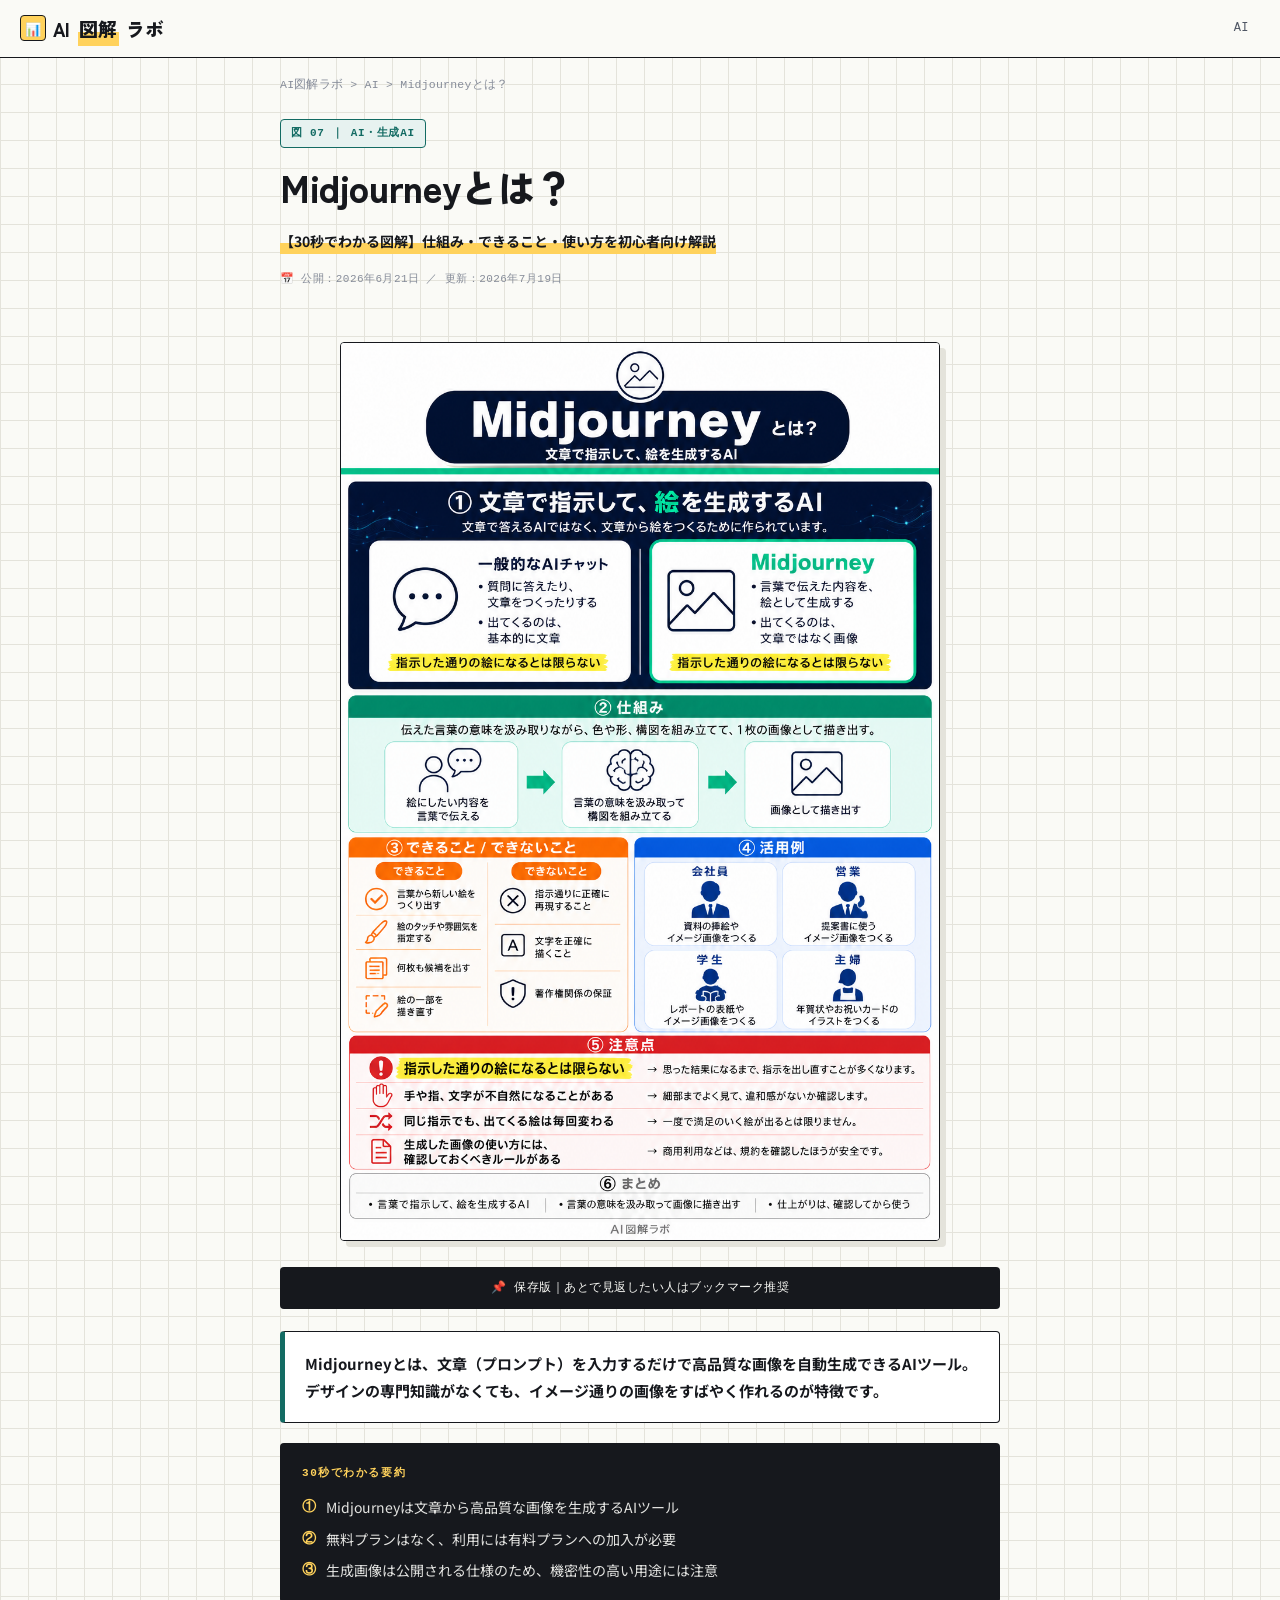
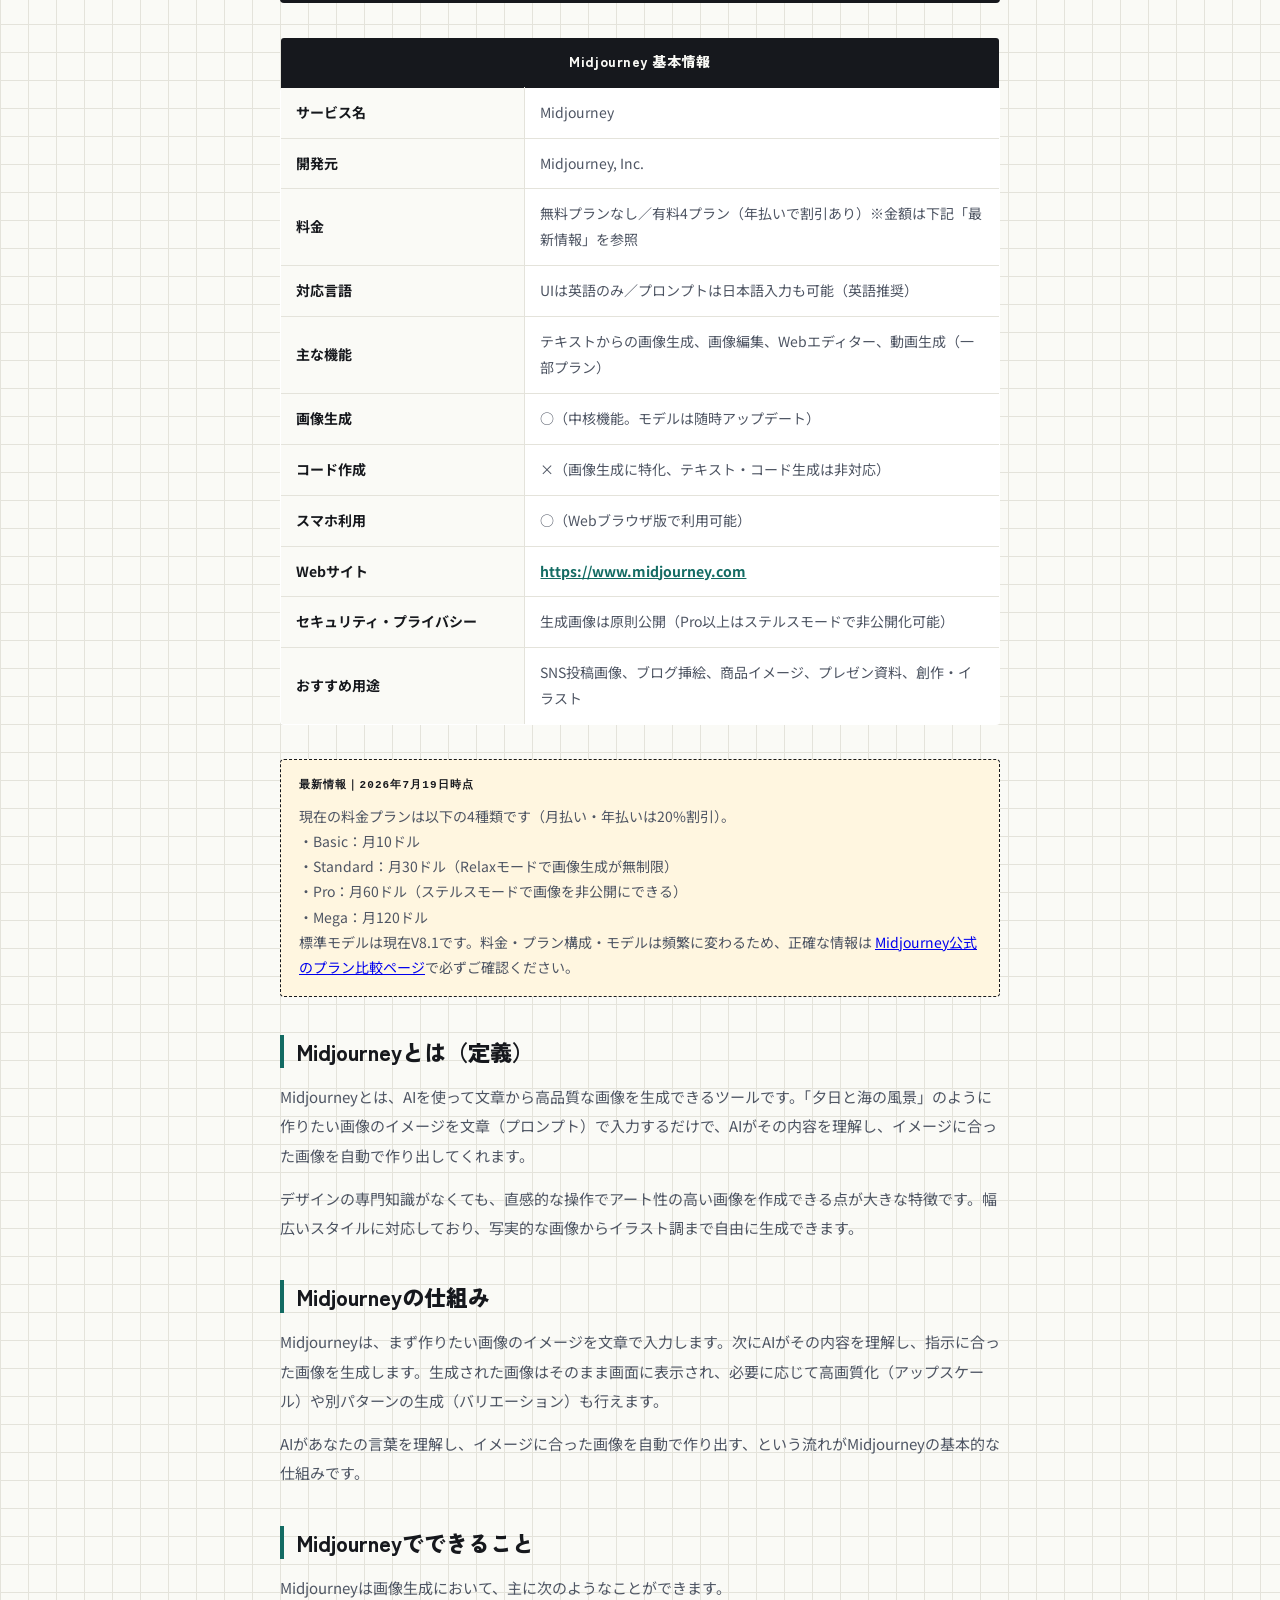
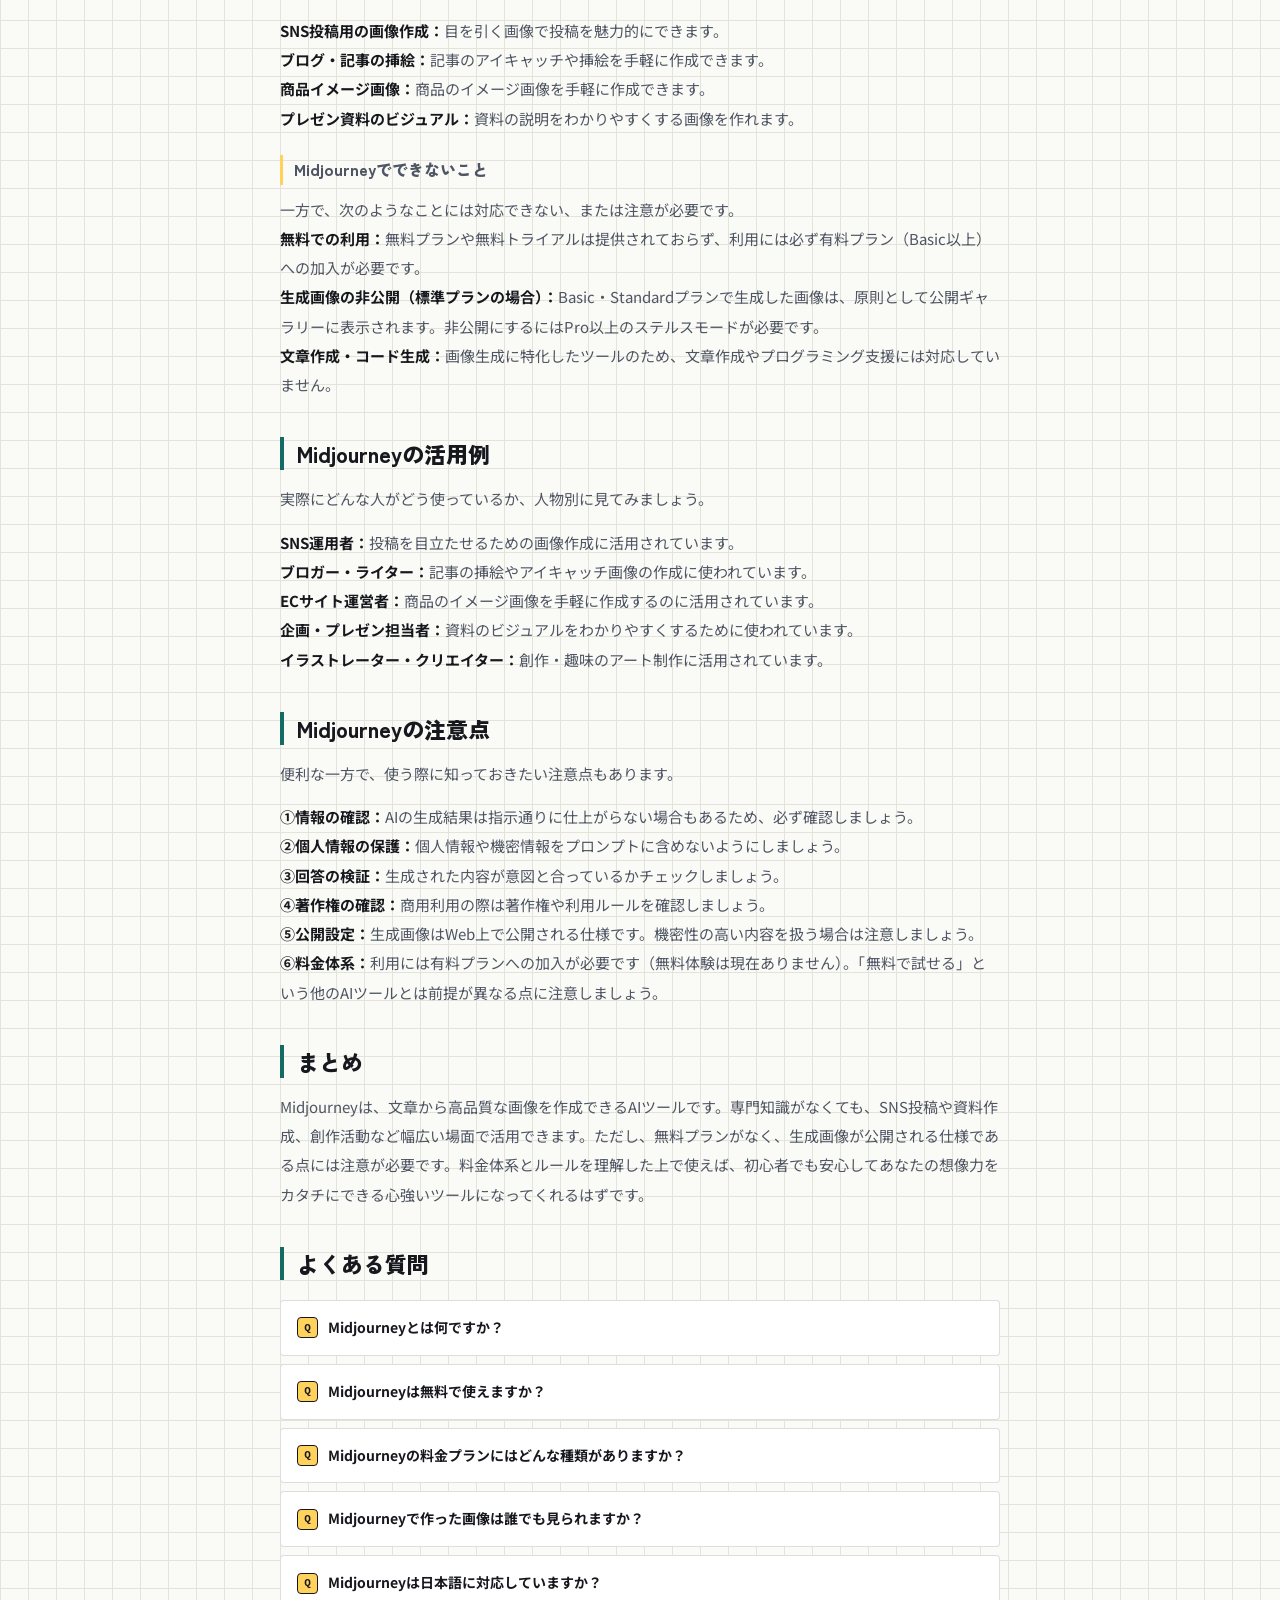
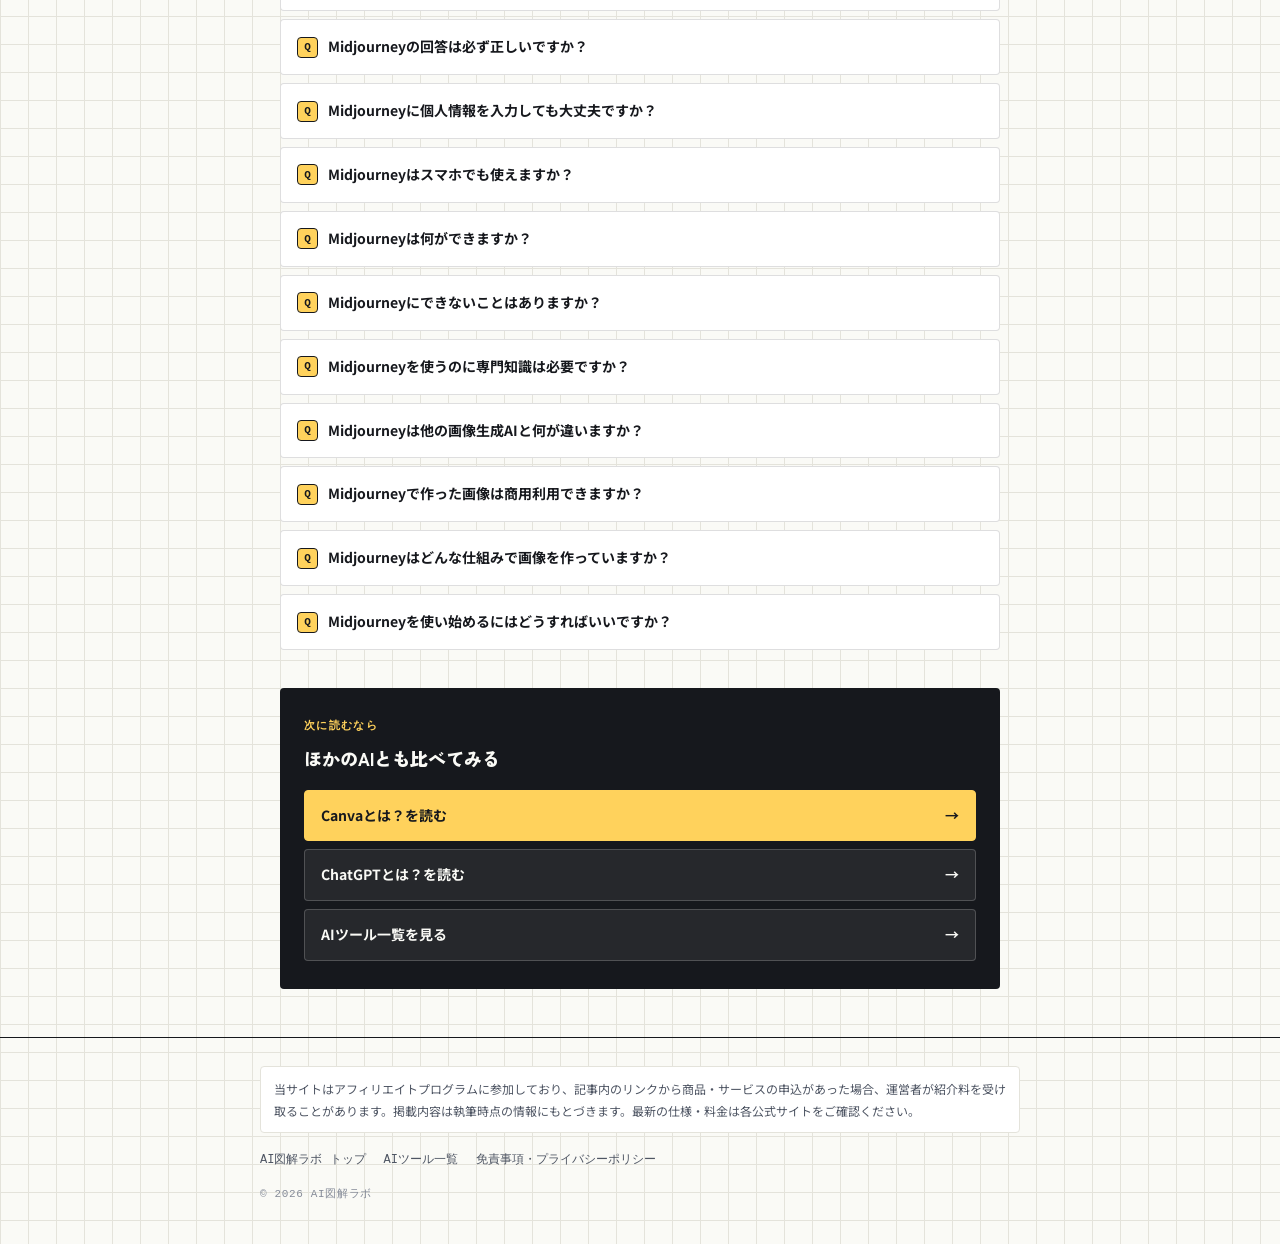
<file: ai/midjourney/index.html>
<!DOCTYPE html>
<html lang="ja">
<head>
<script async src="https://www.googletagmanager.com/gtag/js?id=G-E1PYZS2K83"></script>
<script src="/assets/ga.js"></script>
<meta charset="UTF-8">
<meta name="viewport" content="width=device-width, initial-scale=1.0">
<title>Midjourneyとは？画像生成AIの使い方を図解 | AI図解ラボ</title>
<meta name="description" content="Midjourneyとは何か、図解で30秒でわかる解説。仕組み・できること・活用例・注意点まで初心者向けにやさしく説明します。">
<link rel="canonical" href="https://zukailab.com/ai/midjourney/">
<!-- OGP -->
<meta property="og:type" content="article">
<meta property="og:site_name" content="AI図解ラボ">
<meta property="og:title" content="Midjourneyとは？【30秒でわかる図解】 | AI図解ラボ">
<meta property="og:description" content="Midjourneyとは何か、図解で30秒でわかる解説。仕組み・できること・活用例・注意点まで初心者向けにやさしく説明します。">
<meta property="og:url" content="https://zukailab.com/ai/midjourney/">
<meta property="og:image" content="https://zukailab.com/images/midjourney-zukai-explanation.png">
<meta name="twitter:card" content="summary_large_image">
<link rel="preconnect" href="https://fonts.googleapis.com">
<link rel="preconnect" href="https://fonts.gstatic.com" crossorigin>
<link href="https://fonts.googleapis.com/css2?family=Noto+Sans+JP:wght@400;500;700;900&family=Zen+Kaku+Gothic+New:wght@700;900&display=swap" rel="stylesheet">
<link rel="stylesheet" href="/assets/style.css">
<!-- 構造化データ：Article -->
<script type="application/ld+json">
{
  "@context":"https://schema.org",
  "@type":"Article",
  "headline":"Midjourneyとは？仕組み・できること・使い方を初心者向け解説",
  "image":"https://zukailab.com/images/midjourney-zukai-explanation.png",
  "author":{"@type":"Person","name":"Hiro","url":"https://zukailab.com/#person"},
  "publisher":{"@type":"Organization","name":"AI図解ラボ","logo":{"@type":"ImageObject","url":"https://zukailab.com/images/logo.png"}},
  "datePublished":"2026-06-21",
  "dateModified":"2026-07-19",
  "mainEntityOfPage":{"@type":"WebPage","@id":"https://zukailab.com/ai/midjourney/"},
  "description":"Midjourneyとは何か、図解で30秒でわかる解説。仕組み・できること・活用例・注意点まで初心者向けにやさしく説明します。"
}
</script>
<!-- 構造化データ：BreadcrumbList（/ai/ は実在ページ） -->
<script type="application/ld+json">
{
  "@context":"https://schema.org",
  "@type":"BreadcrumbList",
  "itemListElement":[
    {"@type":"ListItem","position":1,"name":"AI図解ラボ","item":"https://zukailab.com/"},
    {"@type":"ListItem","position":2,"name":"AI","item":"https://zukailab.com/ai/"},
    {"@type":"ListItem","position":3,"name":"Midjourneyとは？"}
  ]
}
</script>
<!-- 構造化データ：FAQPage（本文と完全一致） -->
<script type="application/ld+json">
{
  "@context":"https://schema.org",
  "@type":"FAQPage",
  "mainEntity":[
    {"@type":"Question","name":"Midjourneyとは何ですか？","acceptedAnswer":{"@type":"Answer","text":"Midjourneyは、文章（プロンプト）を入力するだけで高品質な画像を自動生成できるAIツールです。デザインの専門知識がなくても、イメージ通りの画像を作成できます。"}},
    {"@type":"Question","name":"Midjourneyは無料で使えますか？","acceptedAnswer":{"@type":"Answer","text":"いいえ。2026年時点で無料プランや無料トライアルは提供されておらず、利用するには必ず有料プラン（Basic以上）への加入が必要です。"}},
    {"@type":"Question","name":"Midjourneyの料金プランにはどんな種類がありますか？","acceptedAnswer":{"@type":"Answer","text":"Basic・Standard・Pro・Megaの4種類があります。上位プランほど生成できる量が増え、Pro以上では生成画像を非公開にできます。年払いにすると割引が適用されます。具体的な金額は本文中の「最新情報」欄および公式サイトをご確認ください。"}},
    {"@type":"Question","name":"Midjourneyで作った画像は誰でも見られますか？","acceptedAnswer":{"@type":"Answer","text":"Basic・Standardプランで生成した画像は、原則としてMidjourneyの公開ギャラリーに表示されます。非公開にしたい場合はProプラン以上のステルスモードが必要です。"}},
    {"@type":"Question","name":"Midjourneyは日本語に対応していますか？","acceptedAnswer":{"@type":"Answer","text":"画面（UI）は日本語に対応していません。プロンプト自体は日本語で入力できますが、英語の方が精度の高い画像が生成されやすいです。"}},
    {"@type":"Question","name":"Midjourneyの回答は必ず正しいですか？","acceptedAnswer":{"@type":"Answer","text":"生成される画像は指示通りに仕上がらない場合もあり、何度か調整が必要になることがあります。重要な用途では仕上がりを必ず確認しましょう。"}},
    {"@type":"Question","name":"Midjourneyに個人情報を入力しても大丈夫ですか？","acceptedAnswer":{"@type":"Answer","text":"個人情報や機密情報をプロンプトに含めることは避けましょう。生成画像が公開される可能性があるため注意が必要です。"}},
    {"@type":"Question","name":"Midjourneyはスマホでも使えますか？","acceptedAnswer":{"@type":"Answer","text":"はい。Webブラウザ版（midjourney.com）であればスマホからも利用できます。"}},
    {"@type":"Question","name":"Midjourneyは何ができますか？","acceptedAnswer":{"@type":"Answer","text":"SNS投稿用の画像、ブログ・記事の挿絵、商品イメージ画像、プレゼン資料のビジュアル、創作・趣味のイラストなどを作成できます。"}},
    {"@type":"Question","name":"Midjourneyにできないことはありますか？","acceptedAnswer":{"@type":"Answer","text":"完全な無料利用はできず、また文章作成や複雑なコード生成といったテキスト処理には対応していません。画像生成に特化したツールです。"}},
    {"@type":"Question","name":"Midjourneyを使うのに専門知識は必要ですか？","acceptedAnswer":{"@type":"Answer","text":"不要です。作りたい画像のイメージを文章で入力するだけで、専門的なデザインスキルがなくても高品質な画像を生成できます。"}},
    {"@type":"Question","name":"Midjourneyは他の画像生成AIと何が違いますか？","acceptedAnswer":{"@type":"Answer","text":"画像の美しさや表現力の高さに定評があり、特にアート性の高い画像生成を得意としています。一方で完全無料プランがなく、生成画像が公開される点が他ツールとの違いです。"}},
    {"@type":"Question","name":"Midjourneyで作った画像は商用利用できますか？","acceptedAnswer":{"@type":"Answer","text":"有料プラン加入者であれば商用利用が可能です。ただし年間収益が一定額を超える企業はProプラン以上への加入が必要になるなど、利用規約の確認が必要です。"}},
    {"@type":"Question","name":"Midjourneyはどんな仕組みで画像を作っていますか？","acceptedAnswer":{"@type":"Answer","text":"入力された文章をAIが理解し、その内容に合った画像を生成して画面に表示する、という流れで動いています。"}},
    {"@type":"Question","name":"Midjourneyを使い始めるにはどうすればいいですか？","acceptedAnswer":{"@type":"Answer","text":"公式サイト（midjourney.com）でアカウントを作成し、有料プランに加入することで利用を開始できます。"}}
  ]
}
</script>
</head>
<body>
<header class="header">
  <a href="/" class="logo"><span class="logo-mark">📊</span>AI<em>図解</em>ラボ</a>
  <nav class="header-nav">
    <a href="/ai/" class="nav-link">AI</a>
  </nav>
</header>
<div class="container">
  <nav class="breadcrumb">
    <a href="/">AI図解ラボ</a> &gt; <a href="/ai/">AI</a> &gt; Midjourneyとは？
  </nav>
  <article>
    <header class="article-header">
      <span class="category-badge">図 07 ｜ AI・生成AI</span>
      <h1 class="article-h1">Midjourneyとは？</h1>
      <p class="article-subcopy">【30秒でわかる図解】仕組み・できること・使い方を初心者向け解説</p>
      <time class="pubdate" datetime="2026-06-21">📅 公開：2026年6月21日 ／ 更新：2026年7月19日</time>
    </header>
    <div class="zukai-wrap">
      <img src="/images/midjourney-zukai-explanation.png"
           alt="Midjourneyの仕組みを図解したイラスト。定義・仕組み・メリット・活用例・注意点・まとめの6項目を解説"
           width="1080" height="1350" loading="eager">
    </div>
    <div class="save-banner"><span class="pin">📌</span> 保存版｜あとで見返したい人はブックマーク推奨</div>
    <div class="conclusion-box">
      Midjourneyとは、文章（プロンプト）を入力するだけで高品質な画像を自動生成できるAIツール。デザインの専門知識がなくても、イメージ通りの画像をすばやく作れるのが特徴です。
    </div>
    <div class="summary-box">
      <div class="summary-box-title">30秒でわかる要約</div>
      <div class="summary-row"><span class="summary-num">①</span>Midjourneyは文章から高品質な画像を生成するAIツール</div>
      <div class="summary-row"><span class="summary-num">②</span>無料プランはなく、利用には有料プランへの加入が必要</div>
      <div class="summary-row"><span class="summary-num">③</span>生成画像は公開される仕様のため、機密性の高い用途には注意</div>
    </div>
    <table class="compare-table">
      <caption>Midjourney 基本情報</caption>
      <tbody>
        <tr><th>サービス名</th><td>Midjourney</td></tr>
        <tr><th>開発元</th><td>Midjourney, Inc.</td></tr>
        <tr><th>料金</th><td>無料プランなし／有料4プラン（年払いで割引あり）※金額は下記「最新情報」を参照</td></tr>
        <tr><th>対応言語</th><td>UIは英語のみ／プロンプトは日本語入力も可能（英語推奨）</td></tr>
        <tr><th>主な機能</th><td>テキストからの画像生成、画像編集、Webエディター、動画生成（一部プラン）</td></tr>
        <tr><th>画像生成</th><td>○（中核機能。モデルは随時アップデート）</td></tr>
        <tr><th>コード作成</th><td>×（画像生成に特化、テキスト・コード生成は非対応）</td></tr>
        <tr><th>スマホ利用</th><td>○（Webブラウザ版で利用可能）</td></tr>
        <tr><th>Webサイト</th><td><a href="https://www.midjourney.com" rel="nofollow noopener" target="_blank">https://www.midjourney.com</a></td></tr>
        <tr><th>セキュリティ・プライバシー</th><td>生成画像は原則公開（Pro以上はステルスモードで非公開化可能）</td></tr>
        <tr><th>おすすめ用途</th><td>SNS投稿画像、ブログ挿絵、商品イメージ、プレゼン資料、創作・イラスト</td></tr>
      </tbody>
    </table>
    <!-- ▼ すぐ古くなる情報（プラン名・料金・モデル名）はここに隔離する。更新はこのブロックだけでよい -->
    <div class="volatile-box">
      <span class="volatile-head">最新情報｜2026年7月19日時点</span>
      現在の料金プランは以下の4種類です（月払い・年払いは20%割引）。<br>
      ・Basic：月10ドル<br>
      ・Standard：月30ドル（Relaxモードで画像生成が無制限）<br>
      ・Pro：月60ドル（ステルスモードで画像を非公開にできる）<br>
      ・Mega：月120ドル<br>
      標準モデルは現在V8.1です。料金・プラン構成・モデルは頻繁に変わるため、正確な情報は
      <a href="https://docs.midjourney.com/hc/en-us/articles/27870484040333-Comparing-Midjourney-Plans" rel="nofollow noopener" target="_blank">Midjourney公式のプラン比較ページ</a>で必ずご確認ください。
    </div>
    <section class="content-section">
      <h2 class="content-h2">Midjourneyとは（定義）</h2>
      <p>Midjourneyとは、AIを使って文章から高品質な画像を生成できるツールです。「夕日と海の風景」のように作りたい画像のイメージを文章（プロンプト）で入力するだけで、AIがその内容を理解し、イメージに合った画像を自動で作り出してくれます。</p>
      <p>デザインの専門知識がなくても、直感的な操作でアート性の高い画像を作成できる点が大きな特徴です。幅広いスタイルに対応しており、写実的な画像からイラスト調まで自由に生成できます。</p>
    </section>
    <section class="content-section">
      <h2 class="content-h2">Midjourneyの仕組み</h2>
      <p>Midjourneyは、まず作りたい画像のイメージを文章で入力します。次にAIがその内容を理解し、指示に合った画像を生成します。生成された画像はそのまま画面に表示され、必要に応じて高画質化（アップスケール）や別パターンの生成（バリエーション）も行えます。</p>
      <p>AIがあなたの言葉を理解し、イメージに合った画像を自動で作り出す、という流れがMidjourneyの基本的な仕組みです。</p>
    </section>
    <section class="content-section">
      <h2 class="content-h2">Midjourneyでできること</h2>
      <p>Midjourneyは画像生成において、主に次のようなことができます。</p>
      <p><strong>SNS投稿用の画像作成：</strong>目を引く画像で投稿を魅力的にできます。<br>
      <strong>ブログ・記事の挿絵：</strong>記事のアイキャッチや挿絵を手軽に作成できます。<br>
      <strong>商品イメージ画像：</strong>商品のイメージ画像を手軽に作成できます。<br>
      <strong>プレゼン資料のビジュアル：</strong>資料の説明をわかりやすくする画像を作れます。</p>
      <h3 class="content-h3">Midjourneyでできないこと</h3>
      <p>一方で、次のようなことには対応できない、または注意が必要です。<br>
      <strong>無料での利用：</strong>無料プランや無料トライアルは提供されておらず、利用には必ず有料プラン（Basic以上）への加入が必要です。<br>
      <strong>生成画像の非公開（標準プランの場合）：</strong>Basic・Standardプランで生成した画像は、原則として公開ギャラリーに表示されます。非公開にするにはPro以上のステルスモードが必要です。<br>
      <strong>文章作成・コード生成：</strong>画像生成に特化したツールのため、文章作成やプログラミング支援には対応していません。</p>
    </section>
    <section class="content-section">
      <h2 class="content-h2">Midjourneyの活用例</h2>
      <p>実際にどんな人がどう使っているか、人物別に見てみましょう。</p>
      <p><strong>SNS運用者：</strong>投稿を目立たせるための画像作成に活用されています。<br>
      <strong>ブロガー・ライター：</strong>記事の挿絵やアイキャッチ画像の作成に使われています。<br>
      <strong>ECサイト運営者：</strong>商品のイメージ画像を手軽に作成するのに活用されています。<br>
      <strong>企画・プレゼン担当者：</strong>資料のビジュアルをわかりやすくするために使われています。<br>
      <strong>イラストレーター・クリエイター：</strong>創作・趣味のアート制作に活用されています。</p>
    </section>
    <section class="content-section">
      <h2 class="content-h2">Midjourneyの注意点</h2>
      <p>便利な一方で、使う際に知っておきたい注意点もあります。</p>
      <p><strong>①情報の確認：</strong>AIの生成結果は指示通りに仕上がらない場合もあるため、必ず確認しましょう。<br>
      <strong>②個人情報の保護：</strong>個人情報や機密情報をプロンプトに含めないようにしましょう。<br>
      <strong>③回答の検証：</strong>生成された内容が意図と合っているかチェックしましょう。<br>
      <strong>④著作権の確認：</strong>商用利用の際は著作権や利用ルールを確認しましょう。<br>
      <strong>⑤公開設定：</strong>生成画像はWeb上で公開される仕様です。機密性の高い内容を扱う場合は注意しましょう。<br>
      <strong>⑥料金体系：</strong>利用には有料プランへの加入が必要です（無料体験は現在ありません）。「無料で試せる」という他のAIツールとは前提が異なる点に注意しましょう。</p>
    </section>
    <section class="content-section">
      <h2 class="content-h2">まとめ</h2>
      <p>Midjourneyは、文章から高品質な画像を作成できるAIツールです。専門知識がなくても、SNS投稿や資料作成、創作活動など幅広い場面で活用できます。ただし、無料プランがなく、生成画像が公開される仕様である点には注意が必要です。料金体系とルールを理解した上で使えば、初心者でも安心してあなたの想像力をカタチにできる心強いツールになってくれるはずです。</p>
    </section>
    <section class="content-section">
      <h2 class="content-h2">よくある質問</h2>
      <div class="faq-list">
        <details class="faq-item"><summary>Midjourneyとは何ですか？</summary><p class="faq-answer">Midjourneyは、文章（プロンプト）を入力するだけで高品質な画像を自動生成できるAIツールです。デザインの専門知識がなくても、イメージ通りの画像を作成できます。</p></details>
        <details class="faq-item"><summary>Midjourneyは無料で使えますか？</summary><p class="faq-answer">いいえ。2026年時点で無料プランや無料トライアルは提供されておらず、利用するには必ず有料プラン（Basic以上）への加入が必要です。</p></details>
        <details class="faq-item"><summary>Midjourneyの料金プランにはどんな種類がありますか？</summary><p class="faq-answer">Basic・Standard・Pro・Megaの4種類があります。上位プランほど生成できる量が増え、Pro以上では生成画像を非公開にできます。年払いにすると割引が適用されます。具体的な金額は本文中の「最新情報」欄および公式サイトをご確認ください。</p></details>
        <details class="faq-item"><summary>Midjourneyで作った画像は誰でも見られますか？</summary><p class="faq-answer">Basic・Standardプランで生成した画像は、原則としてMidjourneyの公開ギャラリーに表示されます。非公開にしたい場合はProプラン以上のステルスモードが必要です。</p></details>
        <details class="faq-item"><summary>Midjourneyは日本語に対応していますか？</summary><p class="faq-answer">画面（UI）は日本語に対応していません。プロンプト自体は日本語で入力できますが、英語の方が精度の高い画像が生成されやすいです。</p></details>
        <details class="faq-item"><summary>Midjourneyの回答は必ず正しいですか？</summary><p class="faq-answer">生成される画像は指示通りに仕上がらない場合もあり、何度か調整が必要になることがあります。重要な用途では仕上がりを必ず確認しましょう。</p></details>
        <details class="faq-item"><summary>Midjourneyに個人情報を入力しても大丈夫ですか？</summary><p class="faq-answer">個人情報や機密情報をプロンプトに含めることは避けましょう。生成画像が公開される可能性があるため注意が必要です。</p></details>
        <details class="faq-item"><summary>Midjourneyはスマホでも使えますか？</summary><p class="faq-answer">はい。Webブラウザ版（midjourney.com）であればスマホからも利用できます。</p></details>
        <details class="faq-item"><summary>Midjourneyは何ができますか？</summary><p class="faq-answer">SNS投稿用の画像、ブログ・記事の挿絵、商品イメージ画像、プレゼン資料のビジュアル、創作・趣味のイラストなどを作成できます。</p></details>
        <details class="faq-item"><summary>Midjourneyにできないことはありますか？</summary><p class="faq-answer">完全な無料利用はできず、また文章作成や複雑なコード生成といったテキスト処理には対応していません。画像生成に特化したツールです。</p></details>
        <details class="faq-item"><summary>Midjourneyを使うのに専門知識は必要ですか？</summary><p class="faq-answer">不要です。作りたい画像のイメージを文章で入力するだけで、専門的なデザインスキルがなくても高品質な画像を生成できます。</p></details>
        <details class="faq-item"><summary>Midjourneyは他の画像生成AIと何が違いますか？</summary><p class="faq-answer">画像の美しさや表現力の高さに定評があり、特にアート性の高い画像生成を得意としています。一方で完全無料プランがなく、生成画像が公開される点が他ツールとの違いです。</p></details>
        <details class="faq-item"><summary>Midjourneyで作った画像は商用利用できますか？</summary><p class="faq-answer">有料プラン加入者であれば商用利用が可能です。ただし年間収益が一定額を超える企業はProプラン以上への加入が必要になるなど、利用規約の確認が必要です。</p></details>
        <details class="faq-item"><summary>Midjourneyはどんな仕組みで画像を作っていますか？</summary><p class="faq-answer">入力された文章をAIが理解し、その内容に合った画像を生成して画面に表示する、という流れで動いています。</p></details>
        <details class="faq-item"><summary>Midjourneyを使い始めるにはどうすればいいですか？</summary><p class="faq-answer">公式サイト（midjourney.com）でアカウントを作成し、有料プランに加入することで利用を開始できます。</p></details>
      </div>
    </section>
    <!-- 末尾CTA：実在する記事だけにリンクする -->
    <div class="final-cta">
      <div class="final-cta-eyebrow">次に読むなら</div>
      <div class="final-cta-title">ほかのAIとも比べてみる</div>
      <div class="final-cta-list">
        <a href="/ai/canva/" class="final-cta-link primary">Canvaとは？を読む <span>→</span></a>
        <a href="/ai/chatgpt/" class="final-cta-link">ChatGPTとは？を読む <span>→</span></a>
        <a href="/ai/" class="final-cta-link">AIツール一覧を見る <span>→</span></a>
      </div>
    </div>
  </article>
</div>
<footer class="footer">
  <div class="footer-inner">
    <p class="disclosure">
      当サイトはアフィリエイトプログラムに参加しており、記事内のリンクから商品・サービスの申込があった場合、運営者が紹介料を受け取ることがあります。掲載内容は執筆時点の情報にもとづきます。最新の仕様・料金は各公式サイトをご確認ください。
    </p>
    <nav class="footer-links">
      <a href="/">AI図解ラボ トップ</a>
      <a href="/ai/">AIツール一覧</a>
      <a href="/disclaimer/">免責事項・プライバシーポリシー</a>
    </nav>
    <p class="footer-text">© 2026 AI図解ラボ</p>
  </div>
</footer>
</body>
</html>
</file>
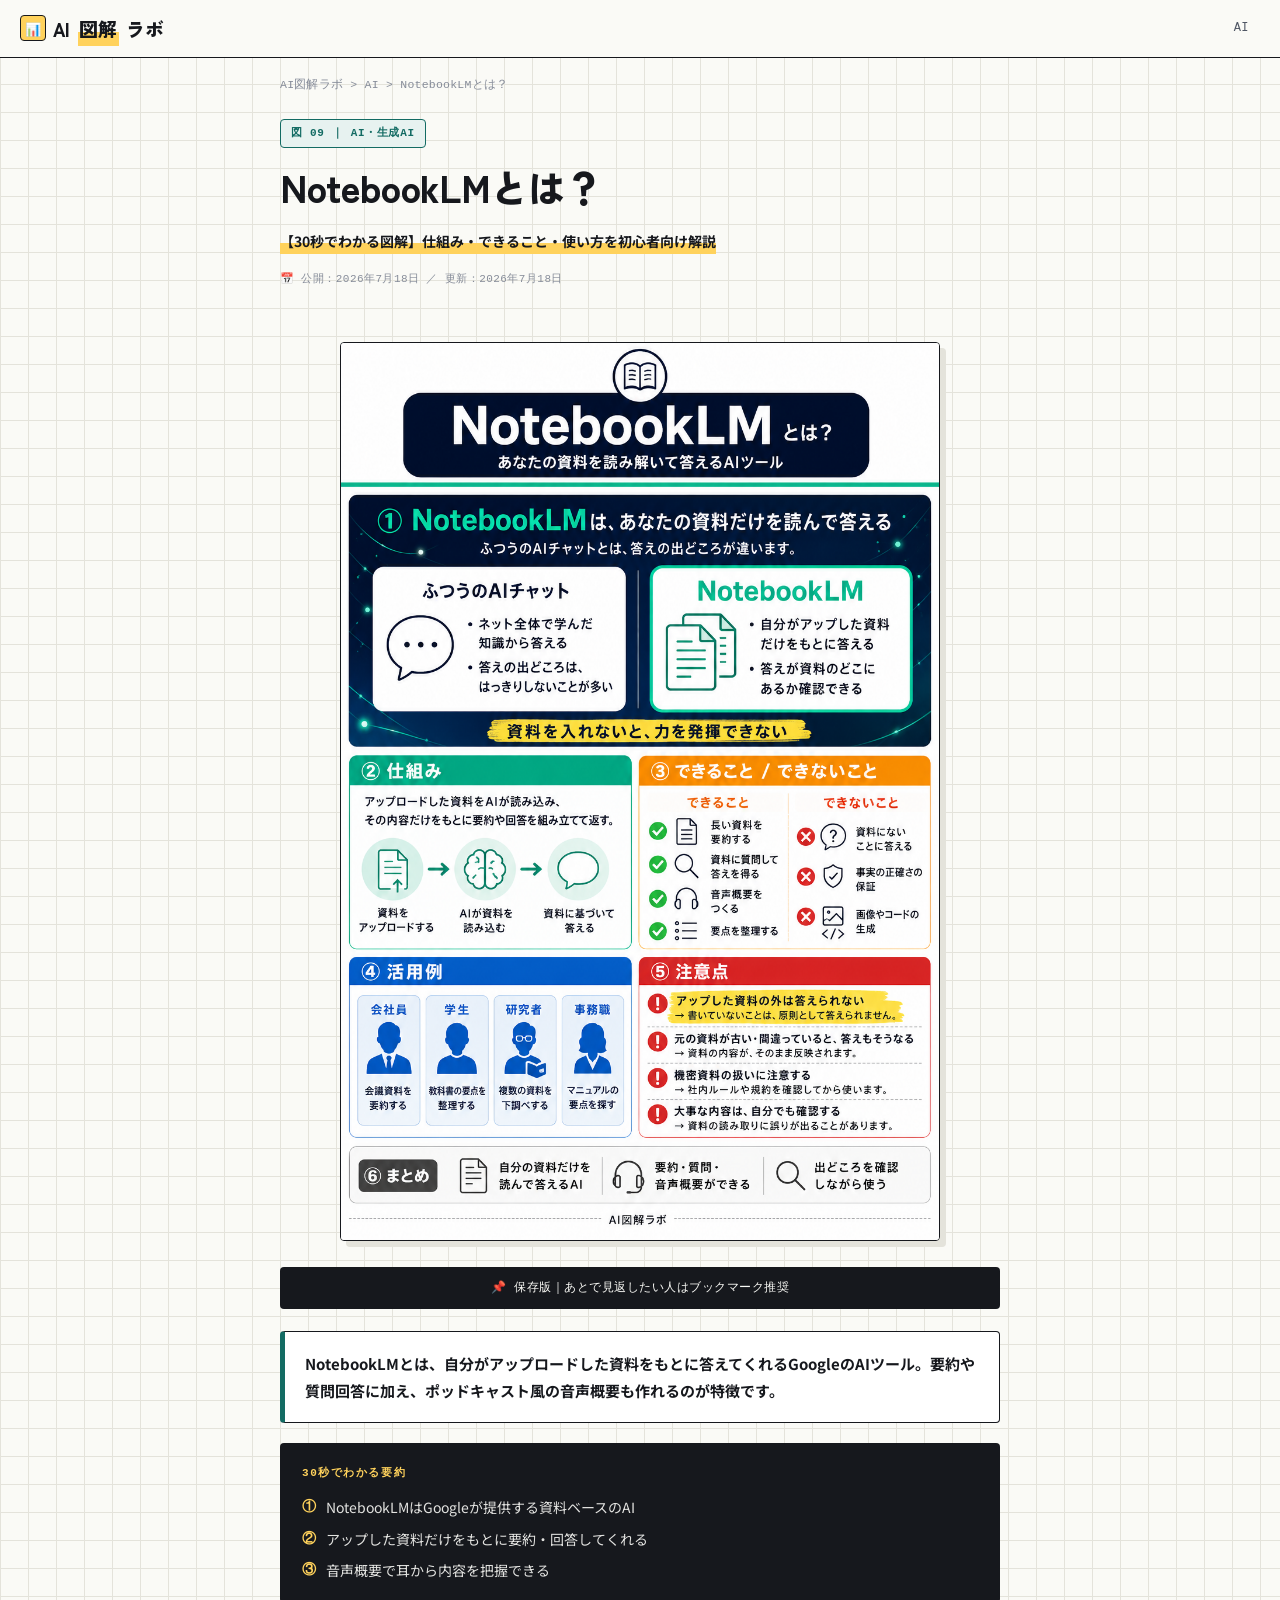
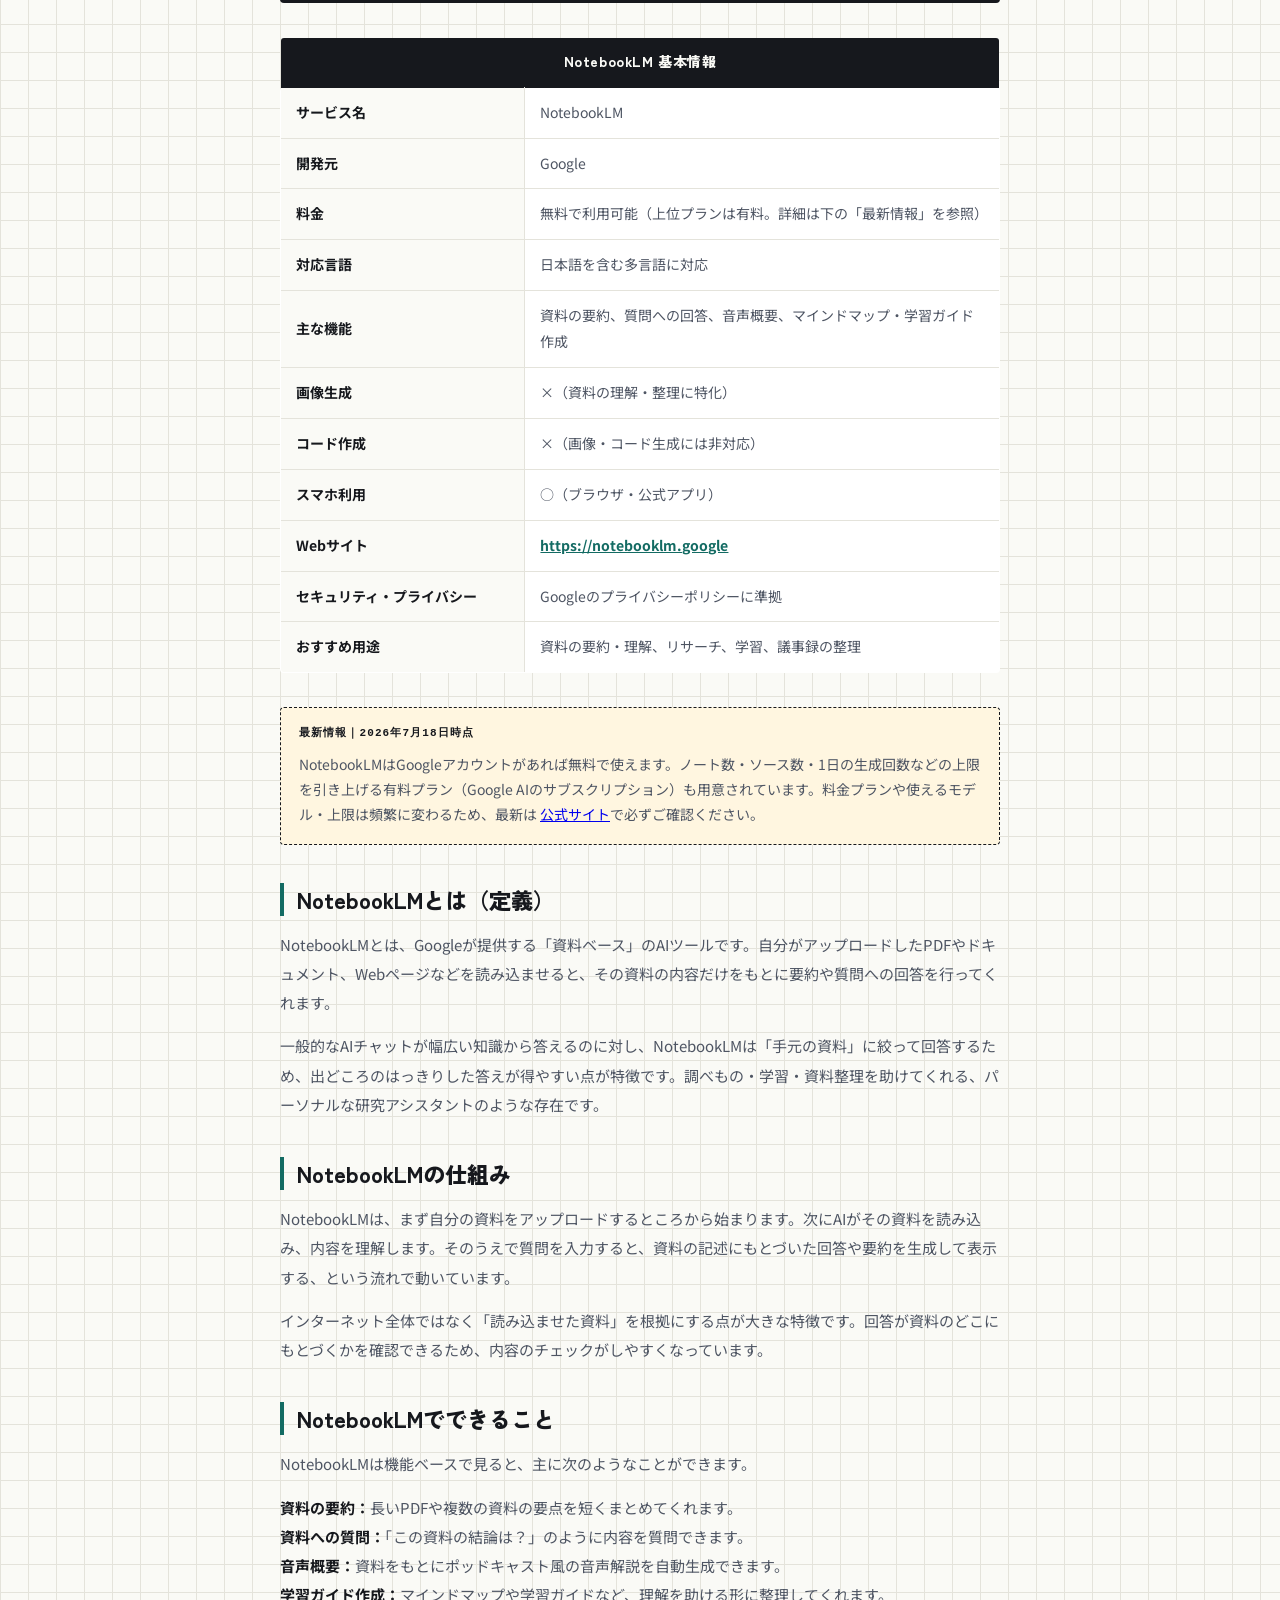
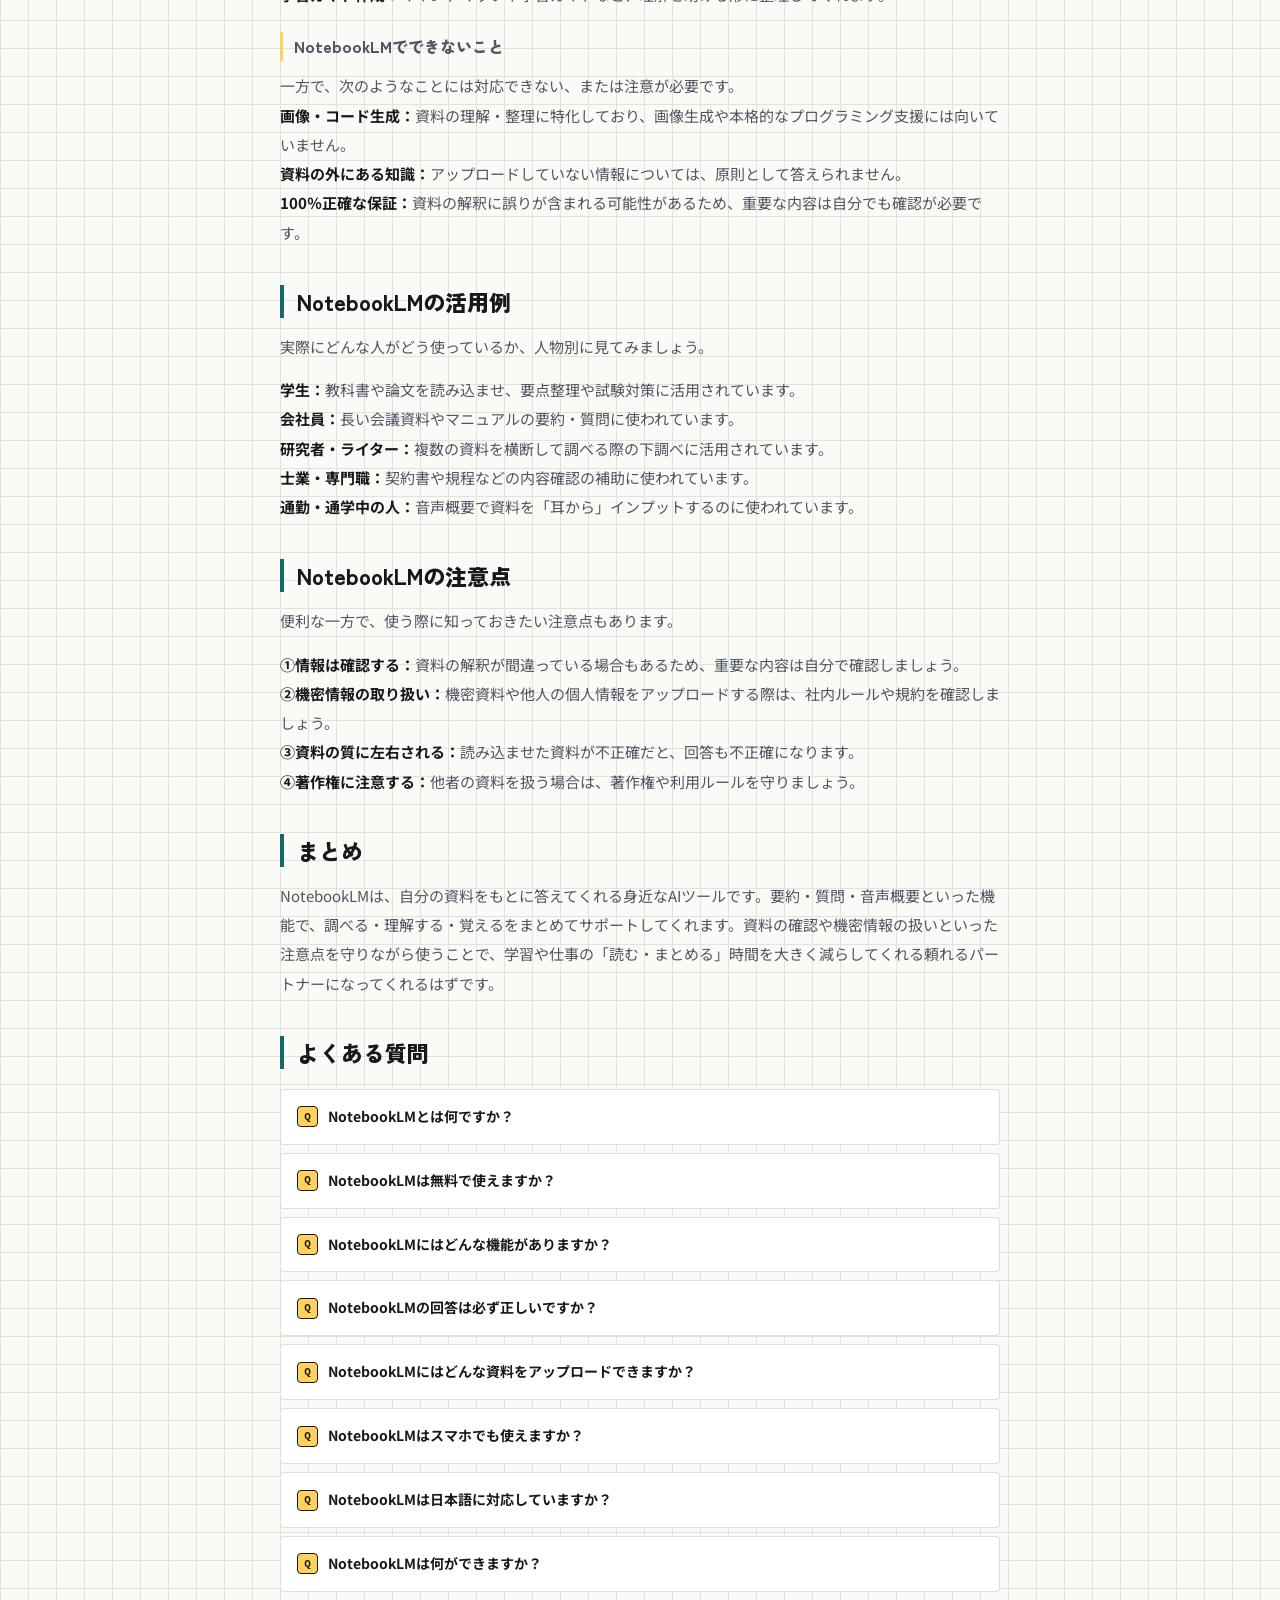
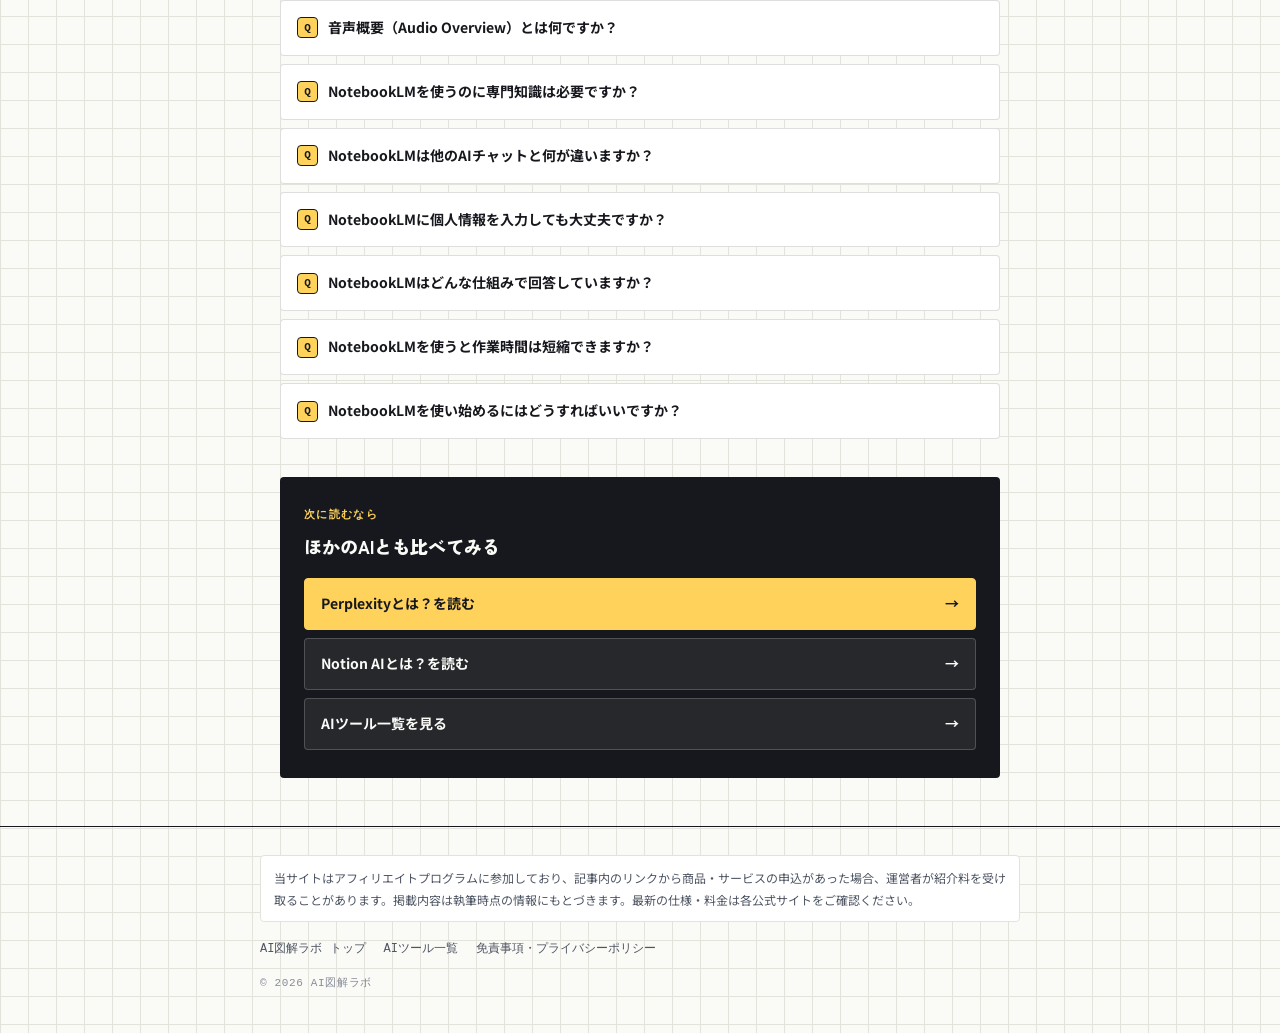
<file: ai/notebooklm/index.html>
<!DOCTYPE html>
<html lang="ja">
<head>
<script async src="https://www.googletagmanager.com/gtag/js?id=G-E1PYZS2K83"></script>
<script src="/assets/ga.js"></script>
<meta charset="UTF-8">
<meta name="viewport" content="width=device-width, initial-scale=1.0">
<title>NotebookLMとは？資料を要約するAIを図解 | AI図解ラボ</title>
<meta name="description" content="NotebookLMとは何か、図解で30秒でわかる解説。仕組み・できること・活用例・注意点まで初心者向けにやさしく説明します。">
<link rel="canonical" href="https://zukailab.com/ai/notebooklm/">
<!-- OGP -->
<meta property="og:type" content="article">
<meta property="og:site_name" content="AI図解ラボ">
<meta property="og:title" content="NotebookLMとは？【30秒でわかる図解】 | AI図解ラボ">
<meta property="og:description" content="NotebookLMとは何か、図解で30秒でわかる解説。仕組み・できること・活用例・注意点まで初心者向けにやさしく説明します。">
<meta property="og:url" content="https://zukailab.com/ai/notebooklm/">
<meta property="og:image" content="https://zukailab.com/images/notebooklm-zukai-explanation.png">
<meta name="twitter:card" content="summary_large_image">
<link rel="preconnect" href="https://fonts.googleapis.com">
<link rel="preconnect" href="https://fonts.gstatic.com" crossorigin>
<link href="https://fonts.googleapis.com/css2?family=Noto+Sans+JP:wght@400;500;700;900&family=Zen+Kaku+Gothic+New:wght@700;900&display=swap" rel="stylesheet">
<link rel="stylesheet" href="/assets/style.css">
<!-- 構造化データ：Article -->
<script type="application/ld+json">
{
  "@context":"https://schema.org",
  "@type":"Article",
  "headline":"NotebookLMとは？仕組み・できること・使い方を初心者向け解説",
  "image":"https://zukailab.com/images/notebooklm-zukai-explanation.png",
  "author":{"@type":"Person","name":"Hiro","url":"https://zukailab.com/#person"},
  "publisher":{"@type":"Organization","name":"AI図解ラボ","logo":{"@type":"ImageObject","url":"https://zukailab.com/images/logo.png"}},
  "datePublished":"2026-07-18",
  "dateModified":"2026-07-18",
  "mainEntityOfPage":{"@type":"WebPage","@id":"https://zukailab.com/ai/notebooklm/"},
  "description":"NotebookLMとは何か、図解で30秒でわかる解説。仕組み・できること・活用例・注意点まで初心者向けにやさしく説明します。"
}
</script>
<!-- 構造化データ：BreadcrumbList（/ai/ は実在ページ） -->
<script type="application/ld+json">
{
  "@context":"https://schema.org",
  "@type":"BreadcrumbList",
  "itemListElement":[
    {"@type":"ListItem","position":1,"name":"AI図解ラボ","item":"https://zukailab.com/"},
    {"@type":"ListItem","position":2,"name":"AI","item":"https://zukailab.com/ai/"},
    {"@type":"ListItem","position":3,"name":"NotebookLMとは？"}
  ]
}
</script>
<!-- 構造化データ：FAQPage（本文と完全一致） -->
<script type="application/ld+json">
{
  "@context":"https://schema.org",
  "@type":"FAQPage",
  "mainEntity":[
    {"@type":"Question","name":"NotebookLMとは何ですか？","acceptedAnswer":{"@type":"Answer","text":"NotebookLMは、Googleが提供する資料ベースのAIツールです。自分がアップロードした資料をもとに、要約や質問への回答を行ってくれます。"}},
    {"@type":"Question","name":"NotebookLMは無料で使えますか？","acceptedAnswer":{"@type":"Answer","text":"はい。Googleアカウントがあれば基本機能を無料で利用できます。より高い上限や追加機能を使いたい場合は、Googleの有料プランが用意されています。"}},
    {"@type":"Question","name":"NotebookLMにはどんな機能がありますか？","acceptedAnswer":{"@type":"Answer","text":"資料の要約、質問への回答、音声概要（ポッドキャスト風の解説）、マインドマップや学習ガイドの作成などの機能があります。"}},
    {"@type":"Question","name":"NotebookLMの回答は必ず正しいですか？","acceptedAnswer":{"@type":"Answer","text":"いいえ。アップロードした資料をもとに回答しますが、解釈に誤りが含まれる可能性もあるため、重要な内容は自分で確認することが大切です。"}},
    {"@type":"Question","name":"NotebookLMにはどんな資料をアップロードできますか？","acceptedAnswer":{"@type":"Answer","text":"PDFやテキスト、Googleドキュメント、Webサイトのリンクなど、さまざまな形式の資料を読み込ませることができます。"}},
    {"@type":"Question","name":"NotebookLMはスマホでも使えますか？","acceptedAnswer":{"@type":"Answer","text":"はい。ブラウザや公式アプリから、スマホでも利用できます。"}},
    {"@type":"Question","name":"NotebookLMは日本語に対応していますか？","acceptedAnswer":{"@type":"Answer","text":"はい。日本語の資料の読み込みや、日本語での質問・回答に対応しています。"}},
    {"@type":"Question","name":"NotebookLMは何ができますか？","acceptedAnswer":{"@type":"Answer","text":"資料の要約、内容についての質問、音声概要の作成、学習ガイドの生成などに使えます。"}},
    {"@type":"Question","name":"音声概要（Audio Overview）とは何ですか？","acceptedAnswer":{"@type":"Answer","text":"アップロードした資料をもとに、二人の話者が会話するポッドキャスト風の音声を自動生成する機能です。移動中などに耳で内容を把握できます。"}},
    {"@type":"Question","name":"NotebookLMを使うのに専門知識は必要ですか？","acceptedAnswer":{"@type":"Answer","text":"不要です。資料をアップロードして質問するだけで使えるため、初心者でも問題ありません。"}},
    {"@type":"Question","name":"NotebookLMは他のAIチャットと何が違いますか？","acceptedAnswer":{"@type":"Answer","text":"ChatGPTのような単体のAIチャットと異なり、自分がアップロードした資料の内容だけをもとに回答してくれる点が大きな違いです。"}},
    {"@type":"Question","name":"NotebookLMに個人情報を入力しても大丈夫ですか？","acceptedAnswer":{"@type":"Answer","text":"機密情報や他人の個人情報の取り扱いには注意が必要です。利用前にプライバシーポリシーを確認しましょう。"}},
    {"@type":"Question","name":"NotebookLMはどんな仕組みで回答していますか？","acceptedAnswer":{"@type":"Answer","text":"アップロードされた資料をAIが読み込み、その内容をもとに質問に合った回答や要約を生成しています。"}},
    {"@type":"Question","name":"NotebookLMを使うと作業時間は短縮できますか？","acceptedAnswer":{"@type":"Answer","text":"はい。大量の資料を読み込む時間や、要点を整理する手間を大きく短縮できるケースが多いです。"}},
    {"@type":"Question","name":"NotebookLMを使い始めるにはどうすればいいですか？","acceptedAnswer":{"@type":"Answer","text":"Googleアカウントでログインし、資料をアップロードするだけで、すぐに使い始めることができます。"}}
  ]
}
</script>
</head>
<body>
<header class="header">
  <a href="/" class="logo"><span class="logo-mark">📊</span>AI<em>図解</em>ラボ</a>
  <nav class="header-nav">
    <a href="/ai/" class="nav-link">AI</a>
  </nav>
</header>
<div class="container">
  <nav class="breadcrumb">
    <a href="/">AI図解ラボ</a> &gt; <a href="/ai/">AI</a> &gt; NotebookLMとは？
  </nav>
  <article>
    <header class="article-header">
      <span class="category-badge">図 09 ｜ AI・生成AI</span>
      <h1 class="article-h1">NotebookLMとは？</h1>
      <p class="article-subcopy">【30秒でわかる図解】仕組み・できること・使い方を初心者向け解説</p>
      <time class="pubdate" datetime="2026-07-18">📅 公開：2026年7月18日 ／ 更新：2026年7月18日</time>
    </header>
    <div class="zukai-wrap">
      <img src="/images/notebooklm-zukai-explanation.png"
           alt="NotebookLMの仕組みを図解したイラスト。定義・仕組み・メリット・活用例・注意点・まとめの6項目を解説"
           width="1080" height="1350" loading="eager">
    </div>
    <div class="save-banner"><span class="pin">📌</span> 保存版｜あとで見返したい人はブックマーク推奨</div>
    <div class="conclusion-box">
      NotebookLMとは、自分がアップロードした資料をもとに答えてくれるGoogleのAIツール。要約や質問回答に加え、ポッドキャスト風の音声概要も作れるのが特徴です。
    </div>
    <div class="summary-box">
      <div class="summary-box-title">30秒でわかる要約</div>
      <div class="summary-row"><span class="summary-num">①</span>NotebookLMはGoogleが提供する資料ベースのAI</div>
      <div class="summary-row"><span class="summary-num">②</span>アップした資料だけをもとに要約・回答してくれる</div>
      <div class="summary-row"><span class="summary-num">③</span>音声概要で耳から内容を把握できる</div>
    </div>
    <table class="compare-table">
      <caption>NotebookLM 基本情報</caption>
      <tbody>
        <tr><th>サービス名</th><td>NotebookLM</td></tr>
        <tr><th>開発元</th><td>Google</td></tr>
        <tr><th>料金</th><td>無料で利用可能（上位プランは有料。詳細は下の「最新情報」を参照）</td></tr>
        <tr><th>対応言語</th><td>日本語を含む多言語に対応</td></tr>
        <tr><th>主な機能</th><td>資料の要約、質問への回答、音声概要、マインドマップ・学習ガイド作成</td></tr>
        <tr><th>画像生成</th><td>×（資料の理解・整理に特化）</td></tr>
        <tr><th>コード作成</th><td>×（画像・コード生成には非対応）</td></tr>
        <tr><th>スマホ利用</th><td>○（ブラウザ・公式アプリ）</td></tr>
        <tr><th>Webサイト</th><td><a href="https://notebooklm.google" rel="nofollow noopener" target="_blank">https://notebooklm.google</a></td></tr>
        <tr><th>セキュリティ・プライバシー</th><td>Googleのプライバシーポリシーに準拠</td></tr>
        <tr><th>おすすめ用途</th><td>資料の要約・理解、リサーチ、学習、議事録の整理</td></tr>
      </tbody>
    </table>
    <!-- ▼ すぐ古くなる情報（プラン名・料金・モデル名）はここに隔離する。更新はこのブロックだけでよい -->
    <div class="volatile-box">
      <span class="volatile-head">最新情報｜2026年7月18日時点</span>
      NotebookLMはGoogleアカウントがあれば無料で使えます。ノート数・ソース数・1日の生成回数などの上限を引き上げる有料プラン（Google AIのサブスクリプション）も用意されています。料金プランや使えるモデル・上限は頻繁に変わるため、最新は
      <a href="https://notebooklm.google" rel="nofollow noopener" target="_blank">公式サイト</a>で必ずご確認ください。
    </div>
    <section class="content-section">
      <h2 class="content-h2">NotebookLMとは（定義）</h2>
      <p>NotebookLMとは、Googleが提供する「資料ベース」のAIツールです。自分がアップロードしたPDFやドキュメント、Webページなどを読み込ませると、その資料の内容だけをもとに要約や質問への回答を行ってくれます。</p>
      <p>一般的なAIチャットが幅広い知識から答えるのに対し、NotebookLMは「手元の資料」に絞って回答するため、出どころのはっきりした答えが得やすい点が特徴です。調べもの・学習・資料整理を助けてくれる、パーソナルな研究アシスタントのような存在です。</p>
    </section>
    <section class="content-section">
      <h2 class="content-h2">NotebookLMの仕組み</h2>
      <p>NotebookLMは、まず自分の資料をアップロードするところから始まります。次にAIがその資料を読み込み、内容を理解します。そのうえで質問を入力すると、資料の記述にもとづいた回答や要約を生成して表示する、という流れで動いています。</p>
      <p>インターネット全体ではなく「読み込ませた資料」を根拠にする点が大きな特徴です。回答が資料のどこにもとづくかを確認できるため、内容のチェックがしやすくなっています。</p>
    </section>
    <section class="content-section">
      <h2 class="content-h2">NotebookLMでできること</h2>
      <p>NotebookLMは機能ベースで見ると、主に次のようなことができます。</p>
      <p><strong>資料の要約：</strong>長いPDFや複数の資料の要点を短くまとめてくれます。<br>
      <strong>資料への質問：</strong>「この資料の結論は？」のように内容を質問できます。<br>
      <strong>音声概要：</strong>資料をもとにポッドキャスト風の音声解説を自動生成できます。<br>
      <strong>学習ガイド作成：</strong>マインドマップや学習ガイドなど、理解を助ける形に整理してくれます。</p>
      <h3 class="content-h3">NotebookLMでできないこと</h3>
      <p>一方で、次のようなことには対応できない、または注意が必要です。<br>
      <strong>画像・コード生成：</strong>資料の理解・整理に特化しており、画像生成や本格的なプログラミング支援には向いていません。<br>
      <strong>資料の外にある知識：</strong>アップロードしていない情報については、原則として答えられません。<br>
      <strong>100％正確な保証：</strong>資料の解釈に誤りが含まれる可能性があるため、重要な内容は自分でも確認が必要です。</p>
    </section>
    <section class="content-section">
      <h2 class="content-h2">NotebookLMの活用例</h2>
      <p>実際にどんな人がどう使っているか、人物別に見てみましょう。</p>
      <p><strong>学生：</strong>教科書や論文を読み込ませ、要点整理や試験対策に活用されています。<br>
      <strong>会社員：</strong>長い会議資料やマニュアルの要約・質問に使われています。<br>
      <strong>研究者・ライター：</strong>複数の資料を横断して調べる際の下調べに活用されています。<br>
      <strong>士業・専門職：</strong>契約書や規程などの内容確認の補助に使われています。<br>
      <strong>通勤・通学中の人：</strong>音声概要で資料を「耳から」インプットするのに使われています。</p>
    </section>
    <section class="content-section">
      <h2 class="content-h2">NotebookLMの注意点</h2>
      <p>便利な一方で、使う際に知っておきたい注意点もあります。</p>
      <p><strong>①情報は確認する：</strong>資料の解釈が間違っている場合もあるため、重要な内容は自分で確認しましょう。<br>
      <strong>②機密情報の取り扱い：</strong>機密資料や他人の個人情報をアップロードする際は、社内ルールや規約を確認しましょう。<br>
      <strong>③資料の質に左右される：</strong>読み込ませた資料が不正確だと、回答も不正確になります。<br>
      <strong>④著作権に注意する：</strong>他者の資料を扱う場合は、著作権や利用ルールを守りましょう。</p>
    </section>
    <section class="content-section">
      <h2 class="content-h2">まとめ</h2>
      <p>NotebookLMは、自分の資料をもとに答えてくれる身近なAIツールです。要約・質問・音声概要といった機能で、調べる・理解する・覚えるをまとめてサポートしてくれます。資料の確認や機密情報の扱いといった注意点を守りながら使うことで、学習や仕事の「読む・まとめる」時間を大きく減らしてくれる頼れるパートナーになってくれるはずです。</p>
    </section>
    <section class="content-section">
      <h2 class="content-h2">よくある質問</h2>
      <div class="faq-list">
        <details class="faq-item"><summary>NotebookLMとは何ですか？</summary><p class="faq-answer">NotebookLMは、Googleが提供する資料ベースのAIツールです。自分がアップロードした資料をもとに、要約や質問への回答を行ってくれます。</p></details>
        <details class="faq-item"><summary>NotebookLMは無料で使えますか？</summary><p class="faq-answer">はい。Googleアカウントがあれば基本機能を無料で利用できます。より高い上限や追加機能を使いたい場合は、Googleの有料プランが用意されています。</p></details>
        <details class="faq-item"><summary>NotebookLMにはどんな機能がありますか？</summary><p class="faq-answer">資料の要約、質問への回答、音声概要（ポッドキャスト風の解説）、マインドマップや学習ガイドの作成などの機能があります。</p></details>
        <details class="faq-item"><summary>NotebookLMの回答は必ず正しいですか？</summary><p class="faq-answer">いいえ。アップロードした資料をもとに回答しますが、解釈に誤りが含まれる可能性もあるため、重要な内容は自分で確認することが大切です。</p></details>
        <details class="faq-item"><summary>NotebookLMにはどんな資料をアップロードできますか？</summary><p class="faq-answer">PDFやテキスト、Googleドキュメント、Webサイトのリンクなど、さまざまな形式の資料を読み込ませることができます。</p></details>
        <details class="faq-item"><summary>NotebookLMはスマホでも使えますか？</summary><p class="faq-answer">はい。ブラウザや公式アプリから、スマホでも利用できます。</p></details>
        <details class="faq-item"><summary>NotebookLMは日本語に対応していますか？</summary><p class="faq-answer">はい。日本語の資料の読み込みや、日本語での質問・回答に対応しています。</p></details>
        <details class="faq-item"><summary>NotebookLMは何ができますか？</summary><p class="faq-answer">資料の要約、内容についての質問、音声概要の作成、学習ガイドの生成などに使えます。</p></details>
        <details class="faq-item"><summary>音声概要（Audio Overview）とは何ですか？</summary><p class="faq-answer">アップロードした資料をもとに、二人の話者が会話するポッドキャスト風の音声を自動生成する機能です。移動中などに耳で内容を把握できます。</p></details>
        <details class="faq-item"><summary>NotebookLMを使うのに専門知識は必要ですか？</summary><p class="faq-answer">不要です。資料をアップロードして質問するだけで使えるため、初心者でも問題ありません。</p></details>
        <details class="faq-item"><summary>NotebookLMは他のAIチャットと何が違いますか？</summary><p class="faq-answer">ChatGPTのような単体のAIチャットと異なり、自分がアップロードした資料の内容だけをもとに回答してくれる点が大きな違いです。</p></details>
        <details class="faq-item"><summary>NotebookLMに個人情報を入力しても大丈夫ですか？</summary><p class="faq-answer">機密情報や他人の個人情報の取り扱いには注意が必要です。利用前にプライバシーポリシーを確認しましょう。</p></details>
        <details class="faq-item"><summary>NotebookLMはどんな仕組みで回答していますか？</summary><p class="faq-answer">アップロードされた資料をAIが読み込み、その内容をもとに質問に合った回答や要約を生成しています。</p></details>
        <details class="faq-item"><summary>NotebookLMを使うと作業時間は短縮できますか？</summary><p class="faq-answer">はい。大量の資料を読み込む時間や、要点を整理する手間を大きく短縮できるケースが多いです。</p></details>
        <details class="faq-item"><summary>NotebookLMを使い始めるにはどうすればいいですか？</summary><p class="faq-answer">Googleアカウントでログインし、資料をアップロードするだけで、すぐに使い始めることができます。</p></details>
      </div>
    </section>
    <!-- 末尾CTA：実在する記事だけにリンクする -->
    <div class="final-cta">
      <div class="final-cta-eyebrow">次に読むなら</div>
      <div class="final-cta-title">ほかのAIとも比べてみる</div>
      <div class="final-cta-list">
        <a href="/ai/perplexity/" class="final-cta-link primary">Perplexityとは？を読む <span>→</span></a>
        <a href="/ai/notion-ai/" class="final-cta-link">Notion AIとは？を読む <span>→</span></a>
        <a href="/ai/" class="final-cta-link">AIツール一覧を見る <span>→</span></a>
      </div>
    </div>
  </article>
</div>
<footer class="footer">
  <div class="footer-inner">
    <p class="disclosure">
      当サイトはアフィリエイトプログラムに参加しており、記事内のリンクから商品・サービスの申込があった場合、運営者が紹介料を受け取ることがあります。掲載内容は執筆時点の情報にもとづきます。最新の仕様・料金は各公式サイトをご確認ください。
    </p>
    <nav class="footer-links">
      <a href="/">AI図解ラボ トップ</a>
      <a href="/ai/">AIツール一覧</a>
      <a href="/disclaimer/">免責事項・プライバシーポリシー</a>
    </nav>
    <p class="footer-text">© 2026 AI図解ラボ</p>
  </div>
</footer>
</body>
</html>
</file>
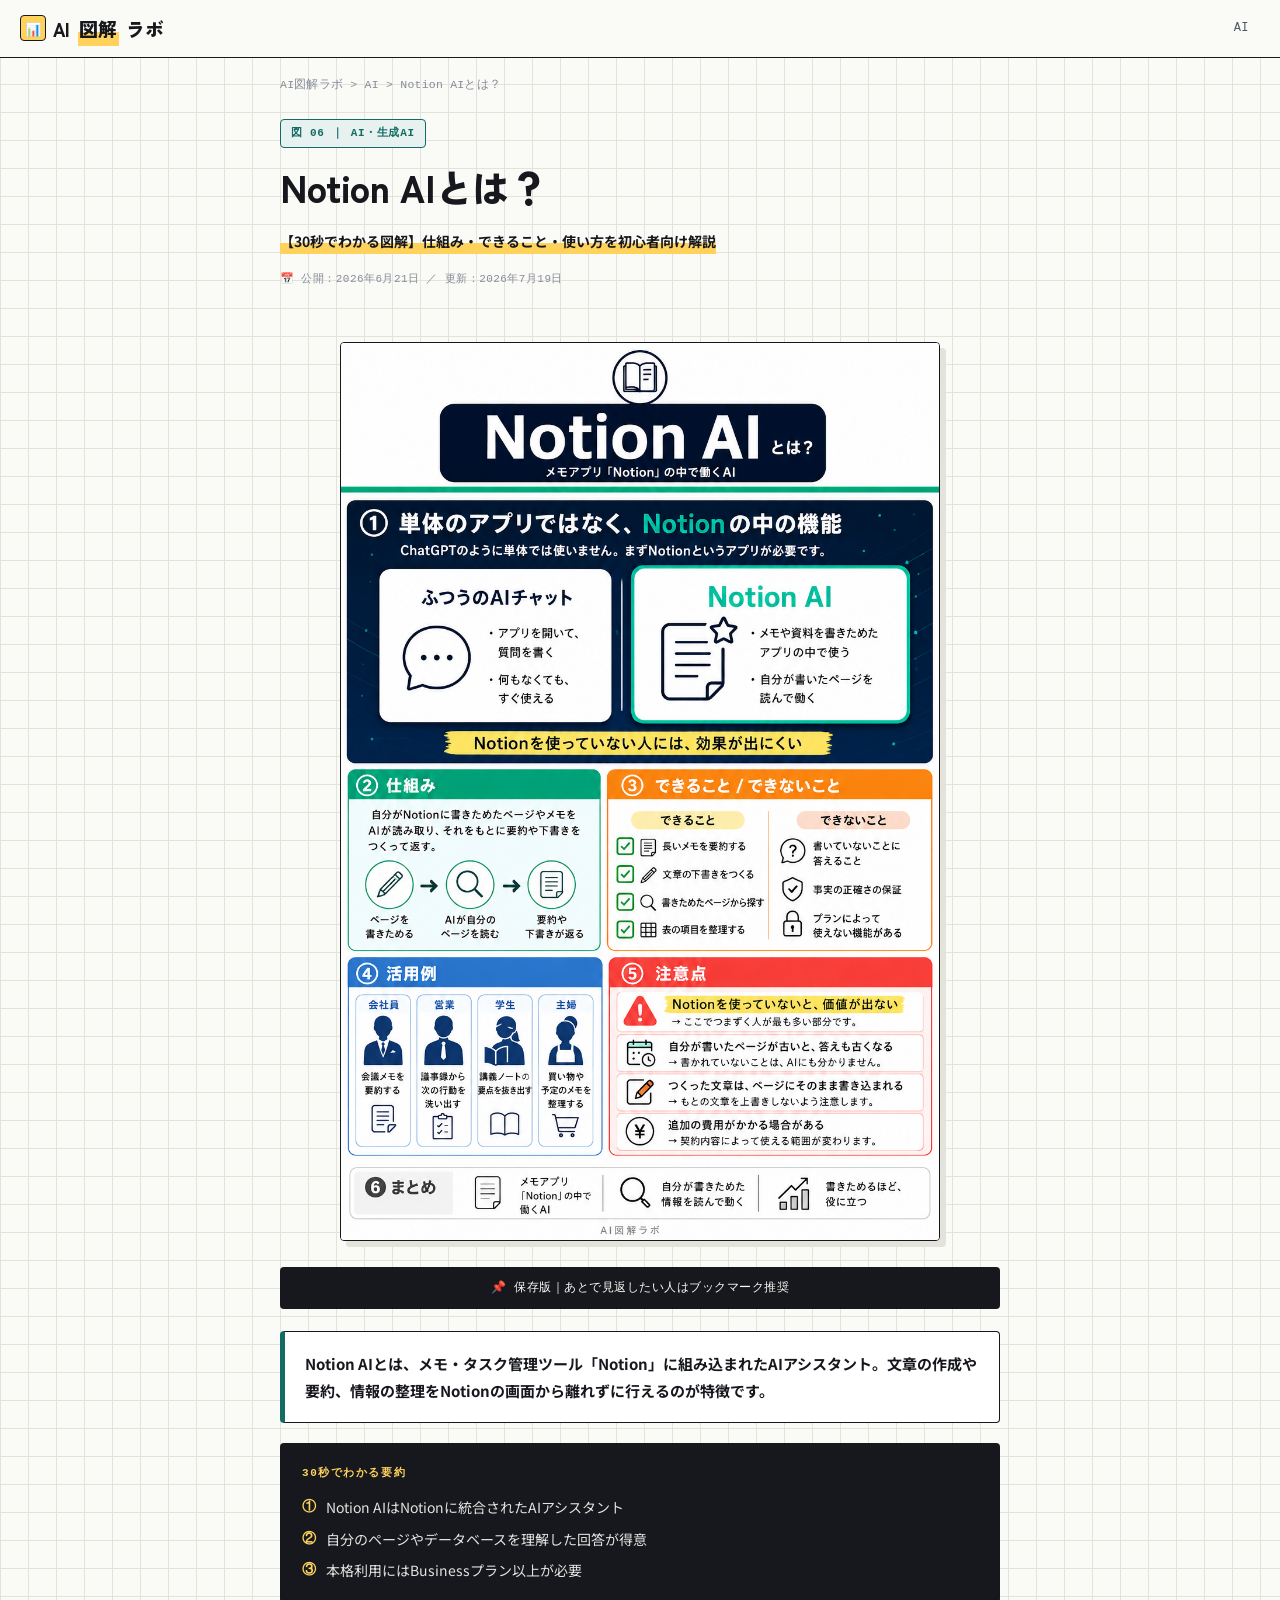
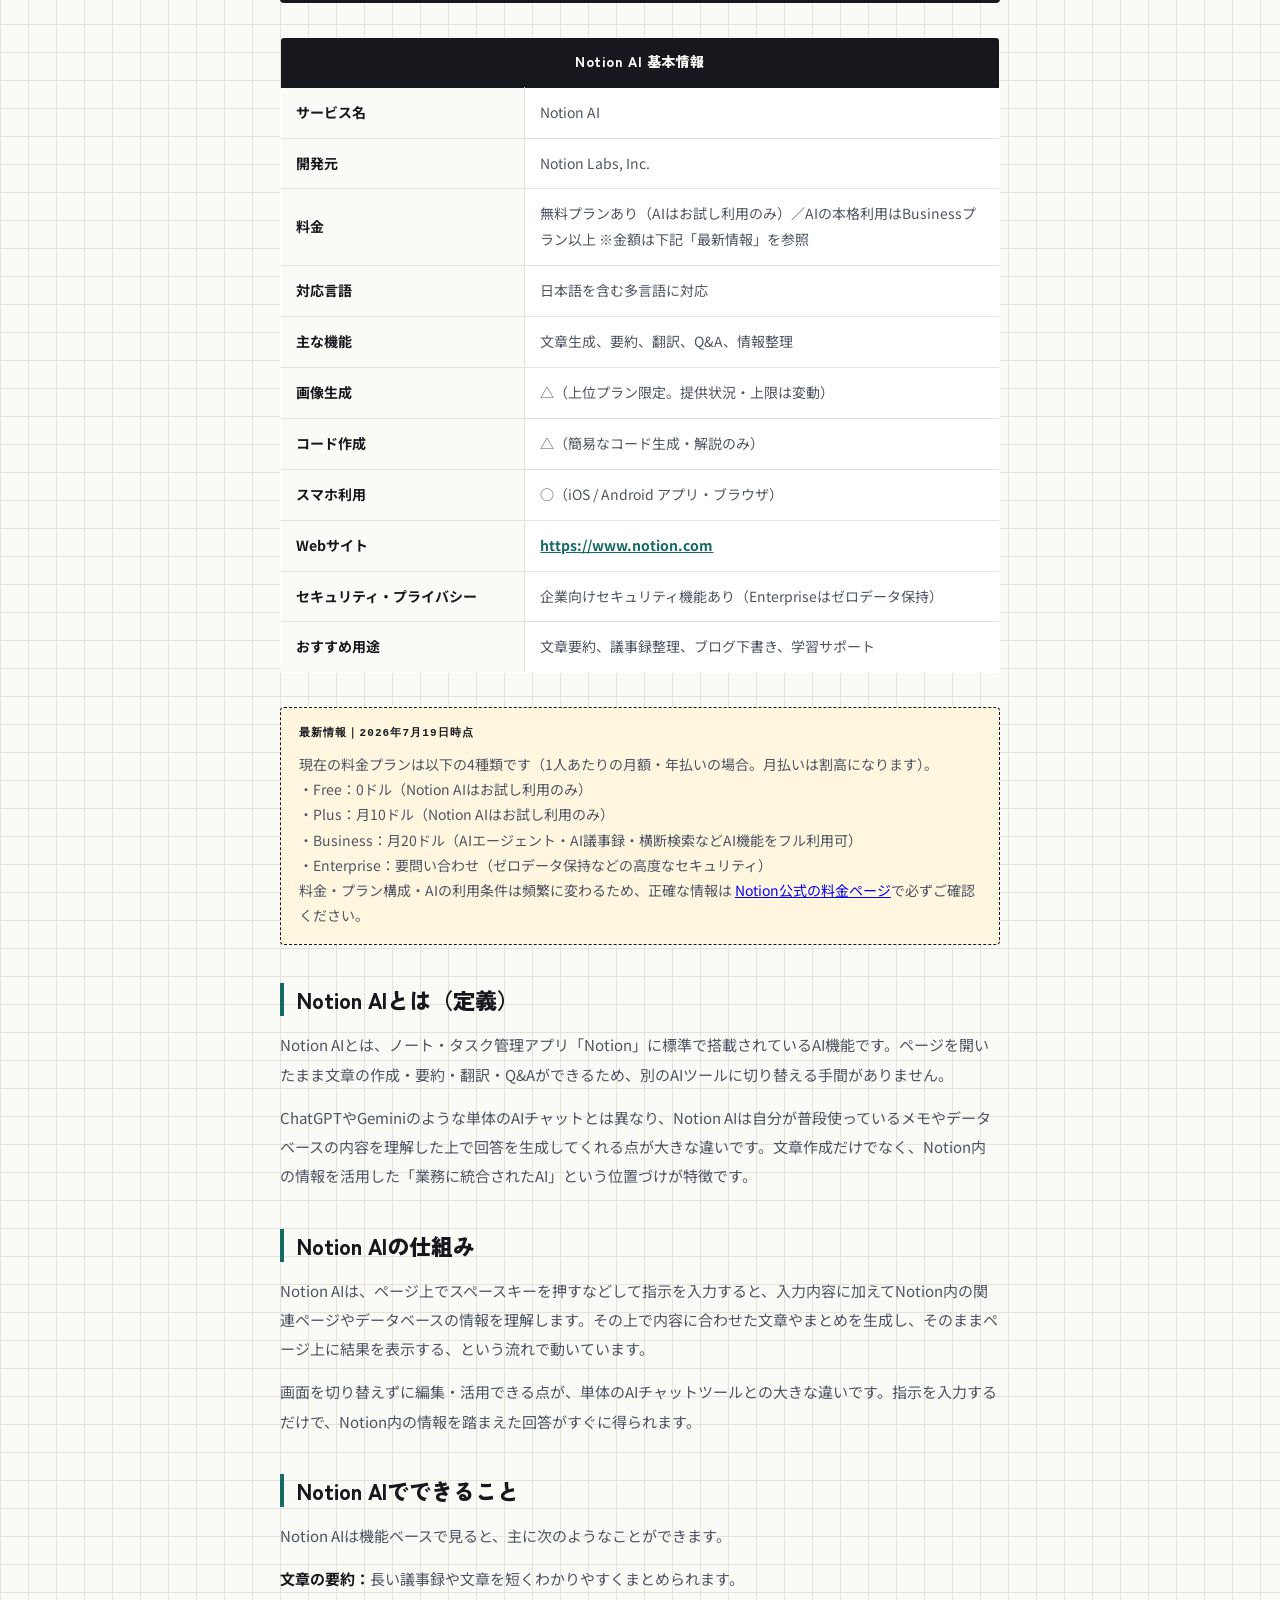
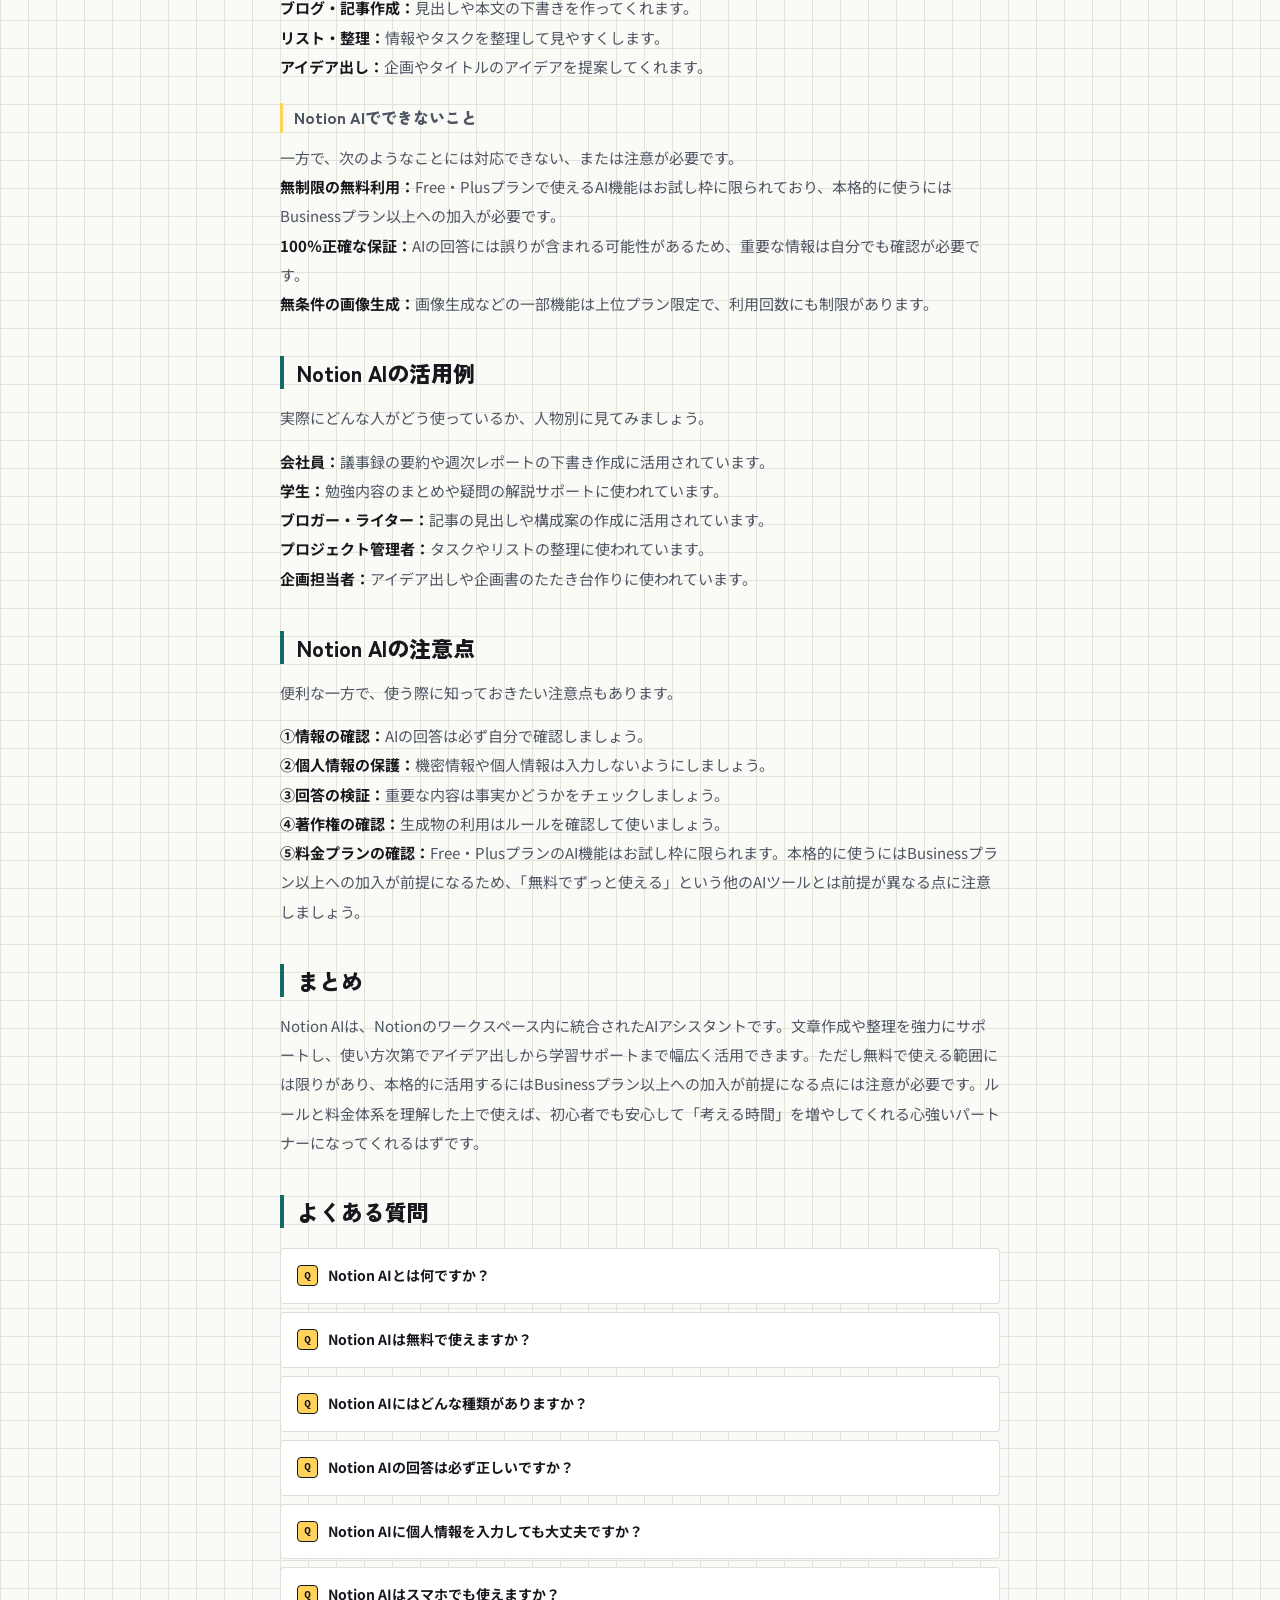
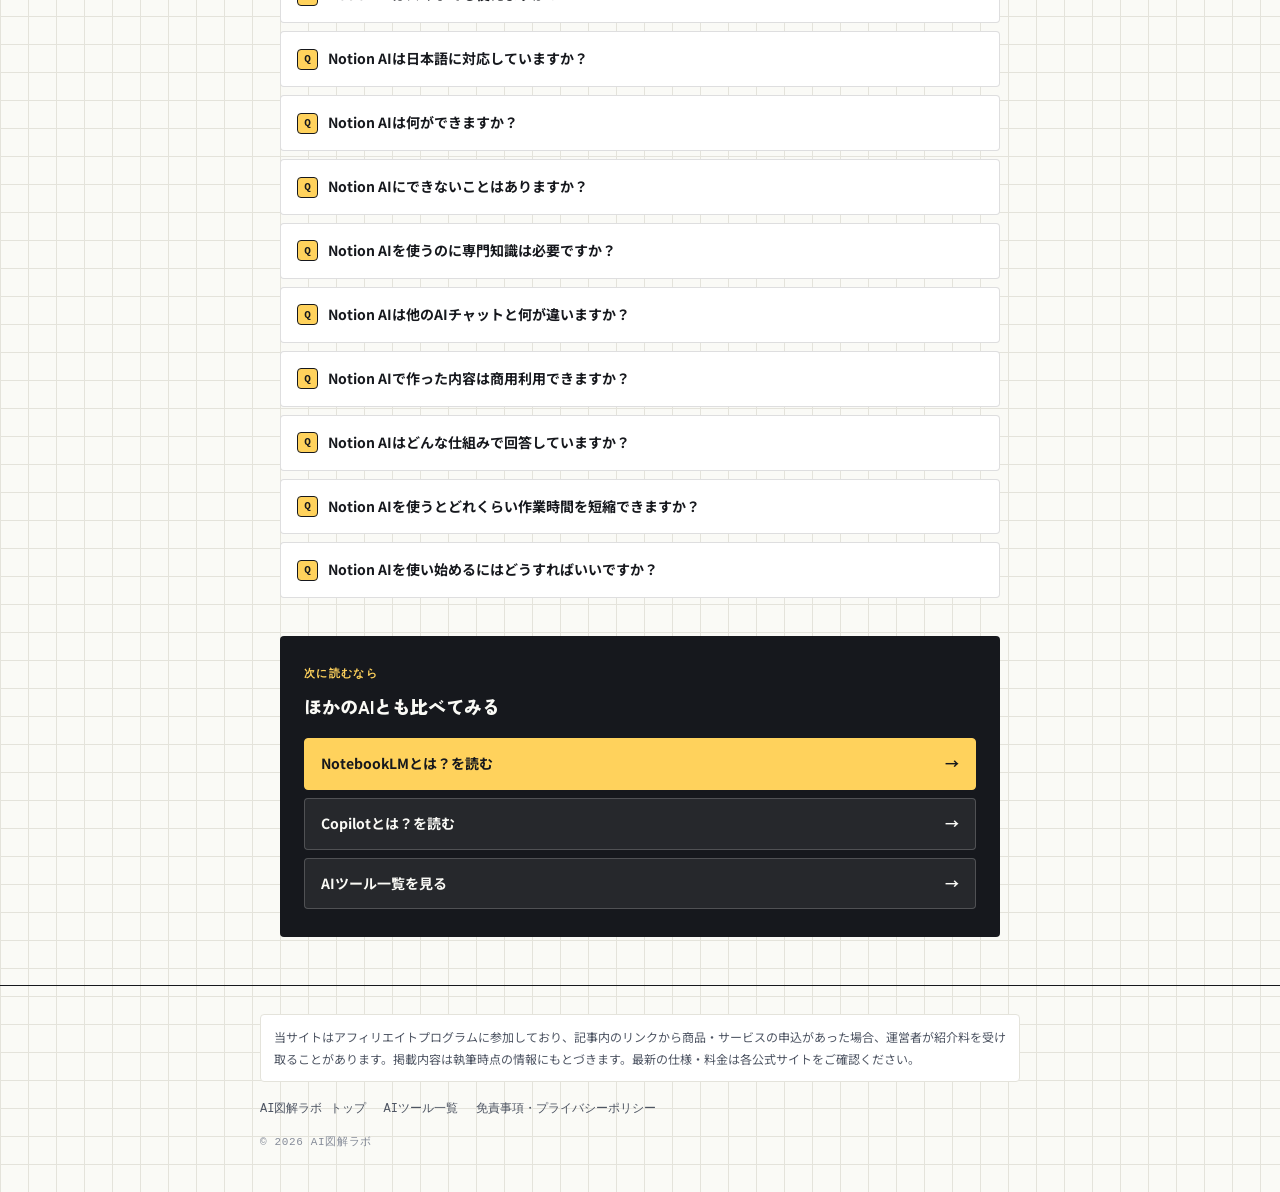
<file: ai/notion-ai/index.html>
<!DOCTYPE html>
<html lang="ja">
<head>
<script async src="https://www.googletagmanager.com/gtag/js?id=G-E1PYZS2K83"></script>
<script src="/assets/ga.js"></script>
<meta charset="UTF-8">
<meta name="viewport" content="width=device-width, initial-scale=1.0">
<title>Notion AIとは？要約・文章作成の使い方を図解 | AI図解ラボ</title>
<meta name="description" content="Notion AIとは何か、図解で30秒でわかる解説。仕組み・できること・活用例・注意点まで初心者向けにやさしく説明します。">
<link rel="canonical" href="https://zukailab.com/ai/notion-ai/">
<!-- OGP -->
<meta property="og:type" content="article">
<meta property="og:site_name" content="AI図解ラボ">
<meta property="og:title" content="Notion AIとは？【30秒でわかる図解】 | AI図解ラボ">
<meta property="og:description" content="Notion AIとは何か、図解で30秒でわかる解説。仕組み・できること・活用例・注意点まで初心者向けにやさしく説明します。">
<meta property="og:url" content="https://zukailab.com/ai/notion-ai/">
<meta property="og:image" content="https://zukailab.com/images/notion-ai-zukai-explanation.png">
<meta name="twitter:card" content="summary_large_image">
<link rel="preconnect" href="https://fonts.googleapis.com">
<link rel="preconnect" href="https://fonts.gstatic.com" crossorigin>
<link href="https://fonts.googleapis.com/css2?family=Noto+Sans+JP:wght@400;500;700;900&family=Zen+Kaku+Gothic+New:wght@700;900&display=swap" rel="stylesheet">
<link rel="stylesheet" href="/assets/style.css">
<!-- 構造化データ：Article -->
<script type="application/ld+json">
{
  "@context":"https://schema.org",
  "@type":"Article",
  "headline":"Notion AIとは？仕組み・できること・使い方を初心者向け解説",
  "image":"https://zukailab.com/images/notion-ai-zukai-explanation.png",
  "author":{"@type":"Person","name":"Hiro","url":"https://zukailab.com/#person"},
  "publisher":{"@type":"Organization","name":"AI図解ラボ","logo":{"@type":"ImageObject","url":"https://zukailab.com/images/logo.png"}},
  "datePublished":"2026-06-21",
  "dateModified":"2026-07-19",
  "mainEntityOfPage":{"@type":"WebPage","@id":"https://zukailab.com/ai/notion-ai/"},
  "description":"Notion AIとは何か、図解で30秒でわかる解説。仕組み・できること・活用例・注意点まで初心者向けにやさしく説明します。"
}
</script>
<!-- 構造化データ：BreadcrumbList（/ai/ は実在ページ） -->
<script type="application/ld+json">
{
  "@context":"https://schema.org",
  "@type":"BreadcrumbList",
  "itemListElement":[
    {"@type":"ListItem","position":1,"name":"AI図解ラボ","item":"https://zukailab.com/"},
    {"@type":"ListItem","position":2,"name":"AI","item":"https://zukailab.com/ai/"},
    {"@type":"ListItem","position":3,"name":"Notion AIとは？"}
  ]
}
</script>
<!-- 構造化データ：FAQPage（本文と完全一致） -->
<script type="application/ld+json">
{
  "@context":"https://schema.org",
  "@type":"FAQPage",
  "mainEntity":[
    {"@type":"Question","name":"Notion AIとは何ですか？","acceptedAnswer":{"@type":"Answer","text":"Notion AIは、メモ・タスク管理ツール「Notion」に組み込まれたAIアシスタントです。文章の作成や要約、情報の整理をNotionの画面から離れずに行えます。"}},
    {"@type":"Question","name":"Notion AIは無料で使えますか？","acceptedAnswer":{"@type":"Answer","text":"Free・PlusプランでもNotion AIをお試しで利用できますが、使える範囲は限られています。本格的に使うにはBusinessプラン以上への加入が必要です。"}},
    {"@type":"Question","name":"Notion AIにはどんな種類がありますか？","acceptedAnswer":{"@type":"Answer","text":"文章生成・要約・翻訳・Q&Aなどの基本機能のほか、Businessプラン以上ではAIエージェントやAI議事録、外部ツールを横断した検索機能も使えます。"}},
    {"@type":"Question","name":"Notion AIの回答は必ず正しいですか？","acceptedAnswer":{"@type":"Answer","text":"いいえ。AIの回答は間違っていることもあるため、重要な内容は自分で確認することが大切です。"}},
    {"@type":"Question","name":"Notion AIに個人情報を入力しても大丈夫ですか？","acceptedAnswer":{"@type":"Answer","text":"名前・住所・電話番号などの個人情報や機密情報は入力しないことをおすすめします。"}},
    {"@type":"Question","name":"Notion AIはスマホでも使えますか？","acceptedAnswer":{"@type":"Answer","text":"はい。Notionアプリ（iOS / Android）からも利用できます。"}},
    {"@type":"Question","name":"Notion AIは日本語に対応していますか？","acceptedAnswer":{"@type":"Answer","text":"はい。日本語での質問や指示にも自然な日本語で対応してくれます。"}},
    {"@type":"Question","name":"Notion AIは何ができますか？","acceptedAnswer":{"@type":"Answer","text":"文章の要約、ブログ・記事の下書き作成、リストの整理、アイデア出し、学習サポートなどに使えます。"}},
    {"@type":"Question","name":"Notion AIにできないことはありますか？","acceptedAnswer":{"@type":"Answer","text":"感情を持って判断することはできず、回答に誤りが含まれる可能性もあります。重要な内容は自分で確認しましょう。"}},
    {"@type":"Question","name":"Notion AIを使うのに専門知識は必要ですか？","acceptedAnswer":{"@type":"Answer","text":"不要です。ページ上でスペースキーを押すだけで起動できるため、初心者でも問題ありません。"}},
    {"@type":"Question","name":"Notion AIは他のAIチャットと何が違いますか？","acceptedAnswer":{"@type":"Answer","text":"ChatGPTのような単体のAIチャットと異なり、自分のNotionページやデータベースの内容を理解した上で回答してくれる点が大きな違いです。"}},
    {"@type":"Question","name":"Notion AIで作った内容は商用利用できますか？","acceptedAnswer":{"@type":"Answer","text":"多くの場合可能ですが、著作権や利用規約には注意が必要です。最終的な利用判断は自分で行いましょう。"}},
    {"@type":"Question","name":"Notion AIはどんな仕組みで回答していますか？","acceptedAnswer":{"@type":"Answer","text":"入力された指示とNotion内の関連情報をAIが理解し、内容を整理・生成して、そのままページ上に結果を表示しています。"}},
    {"@type":"Question","name":"Notion AIを使うとどれくらい作業時間を短縮できますか？","acceptedAnswer":{"@type":"Answer","text":"文章作成や情報整理にかかる時間を大幅に短縮できるケースが多いです。"}},
    {"@type":"Question","name":"Notion AIを使い始めるにはどうすればいいですか？","acceptedAnswer":{"@type":"Answer","text":"Notionのページ上でスペースキーを押すだけで起動できます。本格利用にはプランのアップグレードが必要な場合があります。"}}
  ]
}
</script>
</head>
<body>
<header class="header">
  <a href="/" class="logo"><span class="logo-mark">📊</span>AI<em>図解</em>ラボ</a>
  <nav class="header-nav">
    <a href="/ai/" class="nav-link">AI</a>
  </nav>
</header>
<div class="container">
  <nav class="breadcrumb">
    <a href="/">AI図解ラボ</a> &gt; <a href="/ai/">AI</a> &gt; Notion AIとは？
  </nav>
  <article>
    <header class="article-header">
      <span class="category-badge">図 06 ｜ AI・生成AI</span>
      <h1 class="article-h1">Notion AIとは？</h1>
      <p class="article-subcopy">【30秒でわかる図解】仕組み・できること・使い方を初心者向け解説</p>
      <time class="pubdate" datetime="2026-06-21">📅 公開：2026年6月21日 ／ 更新：2026年7月19日</time>
    </header>
    <div class="zukai-wrap">
      <img src="/images/notion-ai-zukai-explanation.png"
           alt="Notion AIの仕組みを図解したイラスト。定義・仕組み・メリット・活用例・注意点・まとめの6項目を解説"
           width="1080" height="1350" loading="eager">
    </div>
    <div class="save-banner"><span class="pin">📌</span> 保存版｜あとで見返したい人はブックマーク推奨</div>
    <div class="conclusion-box">
      Notion AIとは、メモ・タスク管理ツール「Notion」に組み込まれたAIアシスタント。文章の作成や要約、情報の整理をNotionの画面から離れずに行えるのが特徴です。
    </div>
    <div class="summary-box">
      <div class="summary-box-title">30秒でわかる要約</div>
      <div class="summary-row"><span class="summary-num">①</span>Notion AIはNotionに統合されたAIアシスタント</div>
      <div class="summary-row"><span class="summary-num">②</span>自分のページやデータベースを理解した回答が得意</div>
      <div class="summary-row"><span class="summary-num">③</span>本格利用にはBusinessプラン以上が必要</div>
    </div>
    <table class="compare-table">
      <caption>Notion AI 基本情報</caption>
      <tbody>
        <tr><th>サービス名</th><td>Notion AI</td></tr>
        <tr><th>開発元</th><td>Notion Labs, Inc.</td></tr>
        <tr><th>料金</th><td>無料プランあり（AIはお試し利用のみ）／AIの本格利用はBusinessプラン以上 ※金額は下記「最新情報」を参照</td></tr>
        <tr><th>対応言語</th><td>日本語を含む多言語に対応</td></tr>
        <tr><th>主な機能</th><td>文章生成、要約、翻訳、Q&amp;A、情報整理</td></tr>
        <tr><th>画像生成</th><td>△（上位プラン限定。提供状況・上限は変動）</td></tr>
        <tr><th>コード作成</th><td>△（簡易なコード生成・解説のみ）</td></tr>
        <tr><th>スマホ利用</th><td>○（iOS / Android アプリ・ブラウザ）</td></tr>
        <tr><th>Webサイト</th><td><a href="https://www.notion.com" rel="nofollow noopener" target="_blank">https://www.notion.com</a></td></tr>
        <tr><th>セキュリティ・プライバシー</th><td>企業向けセキュリティ機能あり（Enterpriseはゼロデータ保持）</td></tr>
        <tr><th>おすすめ用途</th><td>文章要約、議事録整理、ブログ下書き、学習サポート</td></tr>
      </tbody>
    </table>
    <!-- ▼ すぐ古くなる情報（プラン名・料金・モデル名）はここに隔離する。更新はこのブロックだけでよい -->
    <div class="volatile-box">
      <span class="volatile-head">最新情報｜2026年7月19日時点</span>
      現在の料金プランは以下の4種類です（1人あたりの月額・年払いの場合。月払いは割高になります）。<br>
      ・Free：0ドル（Notion AIはお試し利用のみ）<br>
      ・Plus：月10ドル（Notion AIはお試し利用のみ）<br>
      ・Business：月20ドル（AIエージェント・AI議事録・横断検索などAI機能をフル利用可）<br>
      ・Enterprise：要問い合わせ（ゼロデータ保持などの高度なセキュリティ）<br>
      料金・プラン構成・AIの利用条件は頻繁に変わるため、正確な情報は
      <a href="https://www.notion.com/pricing" rel="nofollow noopener" target="_blank">Notion公式の料金ページ</a>で必ずご確認ください。
    </div>
    <section class="content-section">
      <h2 class="content-h2">Notion AIとは（定義）</h2>
      <p>Notion AIとは、ノート・タスク管理アプリ「Notion」に標準で搭載されているAI機能です。ページを開いたまま文章の作成・要約・翻訳・Q&amp;Aができるため、別のAIツールに切り替える手間がありません。</p>
      <p>ChatGPTやGeminiのような単体のAIチャットとは異なり、Notion AIは自分が普段使っているメモやデータベースの内容を理解した上で回答を生成してくれる点が大きな違いです。文章作成だけでなく、Notion内の情報を活用した「業務に統合されたAI」という位置づけが特徴です。</p>
    </section>
    <section class="content-section">
      <h2 class="content-h2">Notion AIの仕組み</h2>
      <p>Notion AIは、ページ上でスペースキーを押すなどして指示を入力すると、入力内容に加えてNotion内の関連ページやデータベースの情報を理解します。その上で内容に合わせた文章やまとめを生成し、そのままページ上に結果を表示する、という流れで動いています。</p>
      <p>画面を切り替えずに編集・活用できる点が、単体のAIチャットツールとの大きな違いです。指示を入力するだけで、Notion内の情報を踏まえた回答がすぐに得られます。</p>
    </section>
    <section class="content-section">
      <h2 class="content-h2">Notion AIでできること</h2>
      <p>Notion AIは機能ベースで見ると、主に次のようなことができます。</p>
      <p><strong>文章の要約：</strong>長い議事録や文章を短くわかりやすくまとめられます。<br>
      <strong>ブログ・記事作成：</strong>見出しや本文の下書きを作ってくれます。<br>
      <strong>リスト・整理：</strong>情報やタスクを整理して見やすくします。<br>
      <strong>アイデア出し：</strong>企画やタイトルのアイデアを提案してくれます。</p>
      <h3 class="content-h3">Notion AIでできないこと</h3>
      <p>一方で、次のようなことには対応できない、または注意が必要です。<br>
      <strong>無制限の無料利用：</strong>Free・Plusプランで使えるAI機能はお試し枠に限られており、本格的に使うにはBusinessプラン以上への加入が必要です。<br>
      <strong>100％正確な保証：</strong>AIの回答には誤りが含まれる可能性があるため、重要な情報は自分でも確認が必要です。<br>
      <strong>無条件の画像生成：</strong>画像生成などの一部機能は上位プラン限定で、利用回数にも制限があります。</p>
    </section>
    <section class="content-section">
      <h2 class="content-h2">Notion AIの活用例</h2>
      <p>実際にどんな人がどう使っているか、人物別に見てみましょう。</p>
      <p><strong>会社員：</strong>議事録の要約や週次レポートの下書き作成に活用されています。<br>
      <strong>学生：</strong>勉強内容のまとめや疑問の解説サポートに使われています。<br>
      <strong>ブロガー・ライター：</strong>記事の見出しや構成案の作成に活用されています。<br>
      <strong>プロジェクト管理者：</strong>タスクやリストの整理に使われています。<br>
      <strong>企画担当者：</strong>アイデア出しや企画書のたたき台作りに使われています。</p>
    </section>
    <section class="content-section">
      <h2 class="content-h2">Notion AIの注意点</h2>
      <p>便利な一方で、使う際に知っておきたい注意点もあります。</p>
      <p><strong>①情報の確認：</strong>AIの回答は必ず自分で確認しましょう。<br>
      <strong>②個人情報の保護：</strong>機密情報や個人情報は入力しないようにしましょう。<br>
      <strong>③回答の検証：</strong>重要な内容は事実かどうかをチェックしましょう。<br>
      <strong>④著作権の確認：</strong>生成物の利用はルールを確認して使いましょう。<br>
      <strong>⑤料金プランの確認：</strong>Free・PlusプランのAI機能はお試し枠に限られます。本格的に使うにはBusinessプラン以上への加入が前提になるため、「無料でずっと使える」という他のAIツールとは前提が異なる点に注意しましょう。</p>
    </section>
    <section class="content-section">
      <h2 class="content-h2">まとめ</h2>
      <p>Notion AIは、Notionのワークスペース内に統合されたAIアシスタントです。文章作成や整理を強力にサポートし、使い方次第でアイデア出しから学習サポートまで幅広く活用できます。ただし無料で使える範囲には限りがあり、本格的に活用するにはBusinessプラン以上への加入が前提になる点には注意が必要です。ルールと料金体系を理解した上で使えば、初心者でも安心して「考える時間」を増やしてくれる心強いパートナーになってくれるはずです。</p>
    </section>
    <section class="content-section">
      <h2 class="content-h2">よくある質問</h2>
      <div class="faq-list">
        <details class="faq-item"><summary>Notion AIとは何ですか？</summary><p class="faq-answer">Notion AIは、メモ・タスク管理ツール「Notion」に組み込まれたAIアシスタントです。文章の作成や要約、情報の整理をNotionの画面から離れずに行えます。</p></details>
        <details class="faq-item"><summary>Notion AIは無料で使えますか？</summary><p class="faq-answer">Free・PlusプランでもNotion AIをお試しで利用できますが、使える範囲は限られています。本格的に使うにはBusinessプラン以上への加入が必要です。</p></details>
        <details class="faq-item"><summary>Notion AIにはどんな種類がありますか？</summary><p class="faq-answer">文章生成・要約・翻訳・Q&amp;Aなどの基本機能のほか、Businessプラン以上ではAIエージェントやAI議事録、外部ツールを横断した検索機能も使えます。</p></details>
        <details class="faq-item"><summary>Notion AIの回答は必ず正しいですか？</summary><p class="faq-answer">いいえ。AIの回答は間違っていることもあるため、重要な内容は自分で確認することが大切です。</p></details>
        <details class="faq-item"><summary>Notion AIに個人情報を入力しても大丈夫ですか？</summary><p class="faq-answer">名前・住所・電話番号などの個人情報や機密情報は入力しないことをおすすめします。</p></details>
        <details class="faq-item"><summary>Notion AIはスマホでも使えますか？</summary><p class="faq-answer">はい。Notionアプリ（iOS / Android）からも利用できます。</p></details>
        <details class="faq-item"><summary>Notion AIは日本語に対応していますか？</summary><p class="faq-answer">はい。日本語での質問や指示にも自然な日本語で対応してくれます。</p></details>
        <details class="faq-item"><summary>Notion AIは何ができますか？</summary><p class="faq-answer">文章の要約、ブログ・記事の下書き作成、リストの整理、アイデア出し、学習サポートなどに使えます。</p></details>
        <details class="faq-item"><summary>Notion AIにできないことはありますか？</summary><p class="faq-answer">感情を持って判断することはできず、回答に誤りが含まれる可能性もあります。重要な内容は自分で確認しましょう。</p></details>
        <details class="faq-item"><summary>Notion AIを使うのに専門知識は必要ですか？</summary><p class="faq-answer">不要です。ページ上でスペースキーを押すだけで起動できるため、初心者でも問題ありません。</p></details>
        <details class="faq-item"><summary>Notion AIは他のAIチャットと何が違いますか？</summary><p class="faq-answer">ChatGPTのような単体のAIチャットと異なり、自分のNotionページやデータベースの内容を理解した上で回答してくれる点が大きな違いです。</p></details>
        <details class="faq-item"><summary>Notion AIで作った内容は商用利用できますか？</summary><p class="faq-answer">多くの場合可能ですが、著作権や利用規約には注意が必要です。最終的な利用判断は自分で行いましょう。</p></details>
        <details class="faq-item"><summary>Notion AIはどんな仕組みで回答していますか？</summary><p class="faq-answer">入力された指示とNotion内の関連情報をAIが理解し、内容を整理・生成して、そのままページ上に結果を表示しています。</p></details>
        <details class="faq-item"><summary>Notion AIを使うとどれくらい作業時間を短縮できますか？</summary><p class="faq-answer">文章作成や情報整理にかかる時間を大幅に短縮できるケースが多いです。</p></details>
        <details class="faq-item"><summary>Notion AIを使い始めるにはどうすればいいですか？</summary><p class="faq-answer">Notionのページ上でスペースキーを押すだけで起動できます。本格利用にはプランのアップグレードが必要な場合があります。</p></details>
      </div>
    </section>
    <!-- 末尾CTA：実在する記事だけにリンクする -->
    <div class="final-cta">
      <div class="final-cta-eyebrow">次に読むなら</div>
      <div class="final-cta-title">ほかのAIとも比べてみる</div>
      <div class="final-cta-list">
        <a href="/ai/notebooklm/" class="final-cta-link primary">NotebookLMとは？を読む <span>→</span></a>
        <a href="/ai/copilot/" class="final-cta-link">Copilotとは？を読む <span>→</span></a>
        <a href="/ai/" class="final-cta-link">AIツール一覧を見る <span>→</span></a>
      </div>
    </div>
  </article>
</div>
<footer class="footer">
  <div class="footer-inner">
    <p class="disclosure">
      当サイトはアフィリエイトプログラムに参加しており、記事内のリンクから商品・サービスの申込があった場合、運営者が紹介料を受け取ることがあります。掲載内容は執筆時点の情報にもとづきます。最新の仕様・料金は各公式サイトをご確認ください。
    </p>
    <nav class="footer-links">
      <a href="/">AI図解ラボ トップ</a>
      <a href="/ai/">AIツール一覧</a>
      <a href="/disclaimer/">免責事項・プライバシーポリシー</a>
    </nav>
    <p class="footer-text">© 2026 AI図解ラボ</p>
  </div>
</footer>
</body>
</html>
</file>
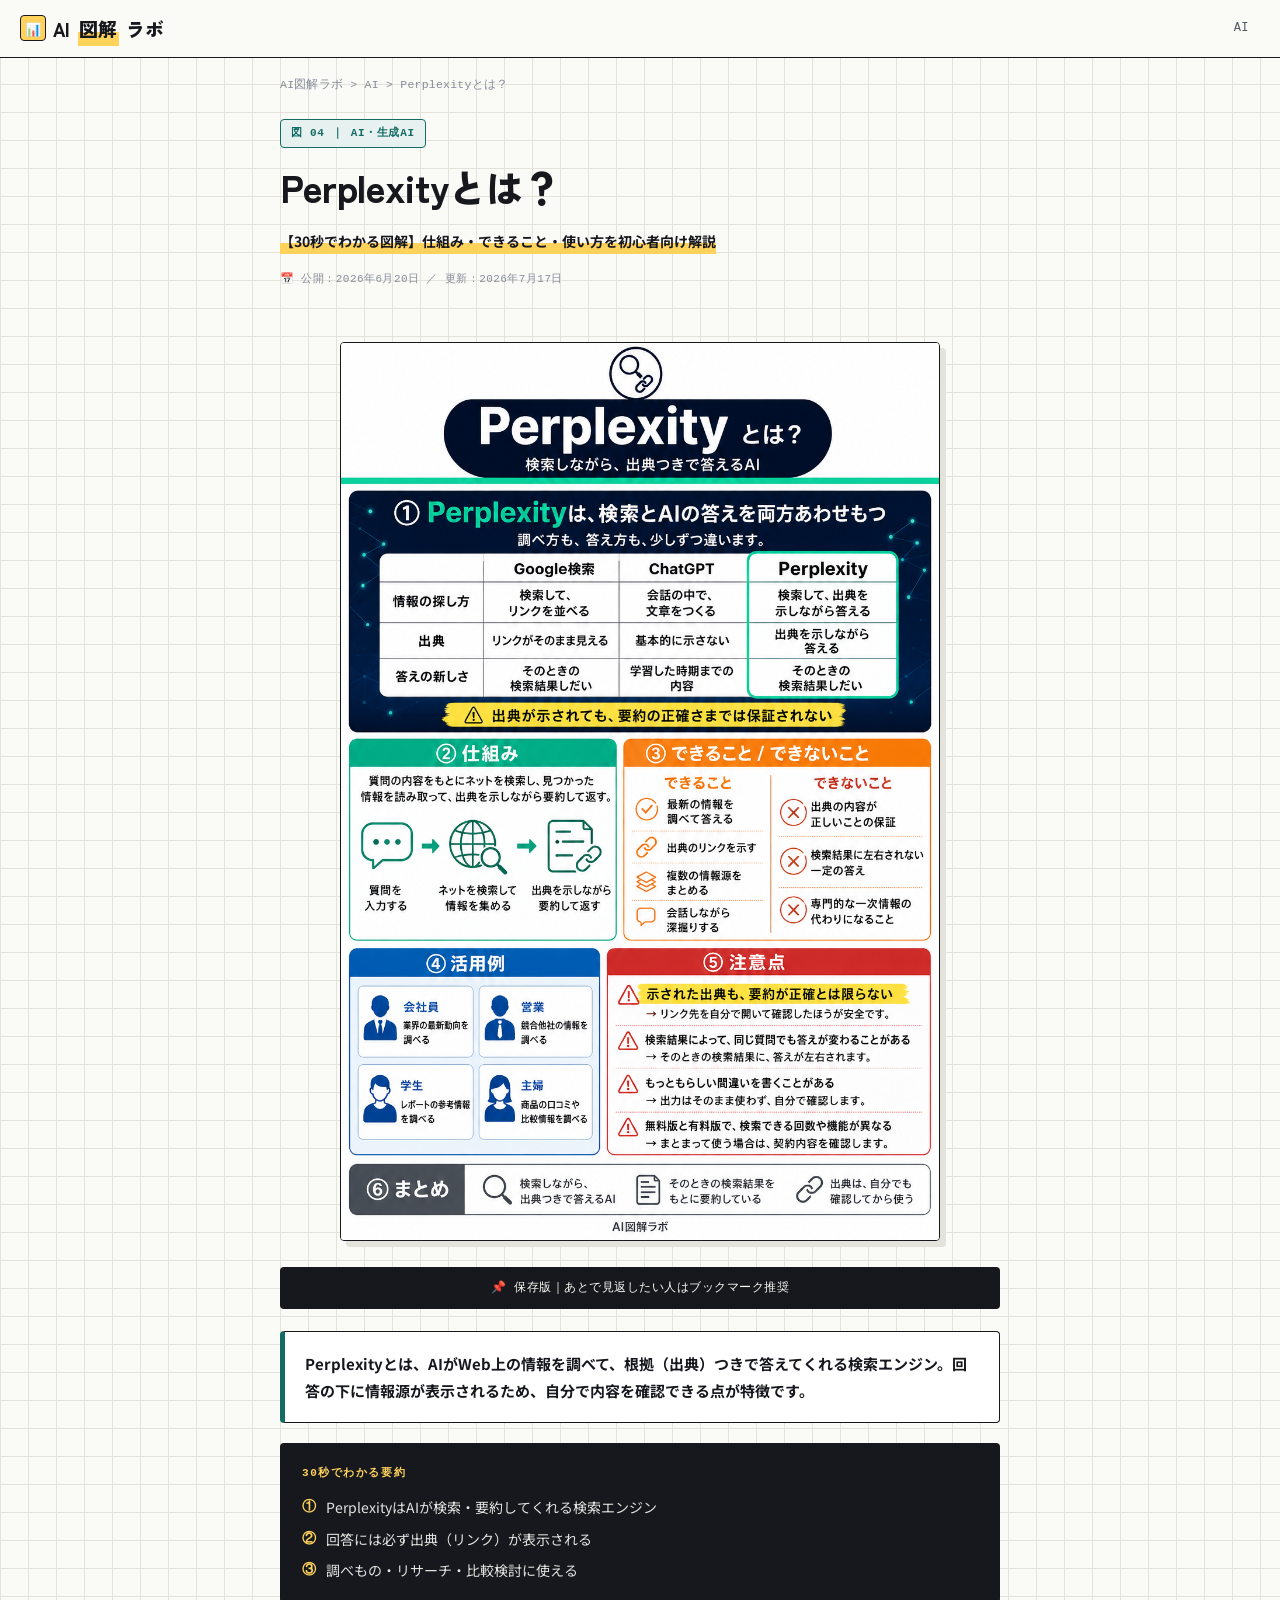
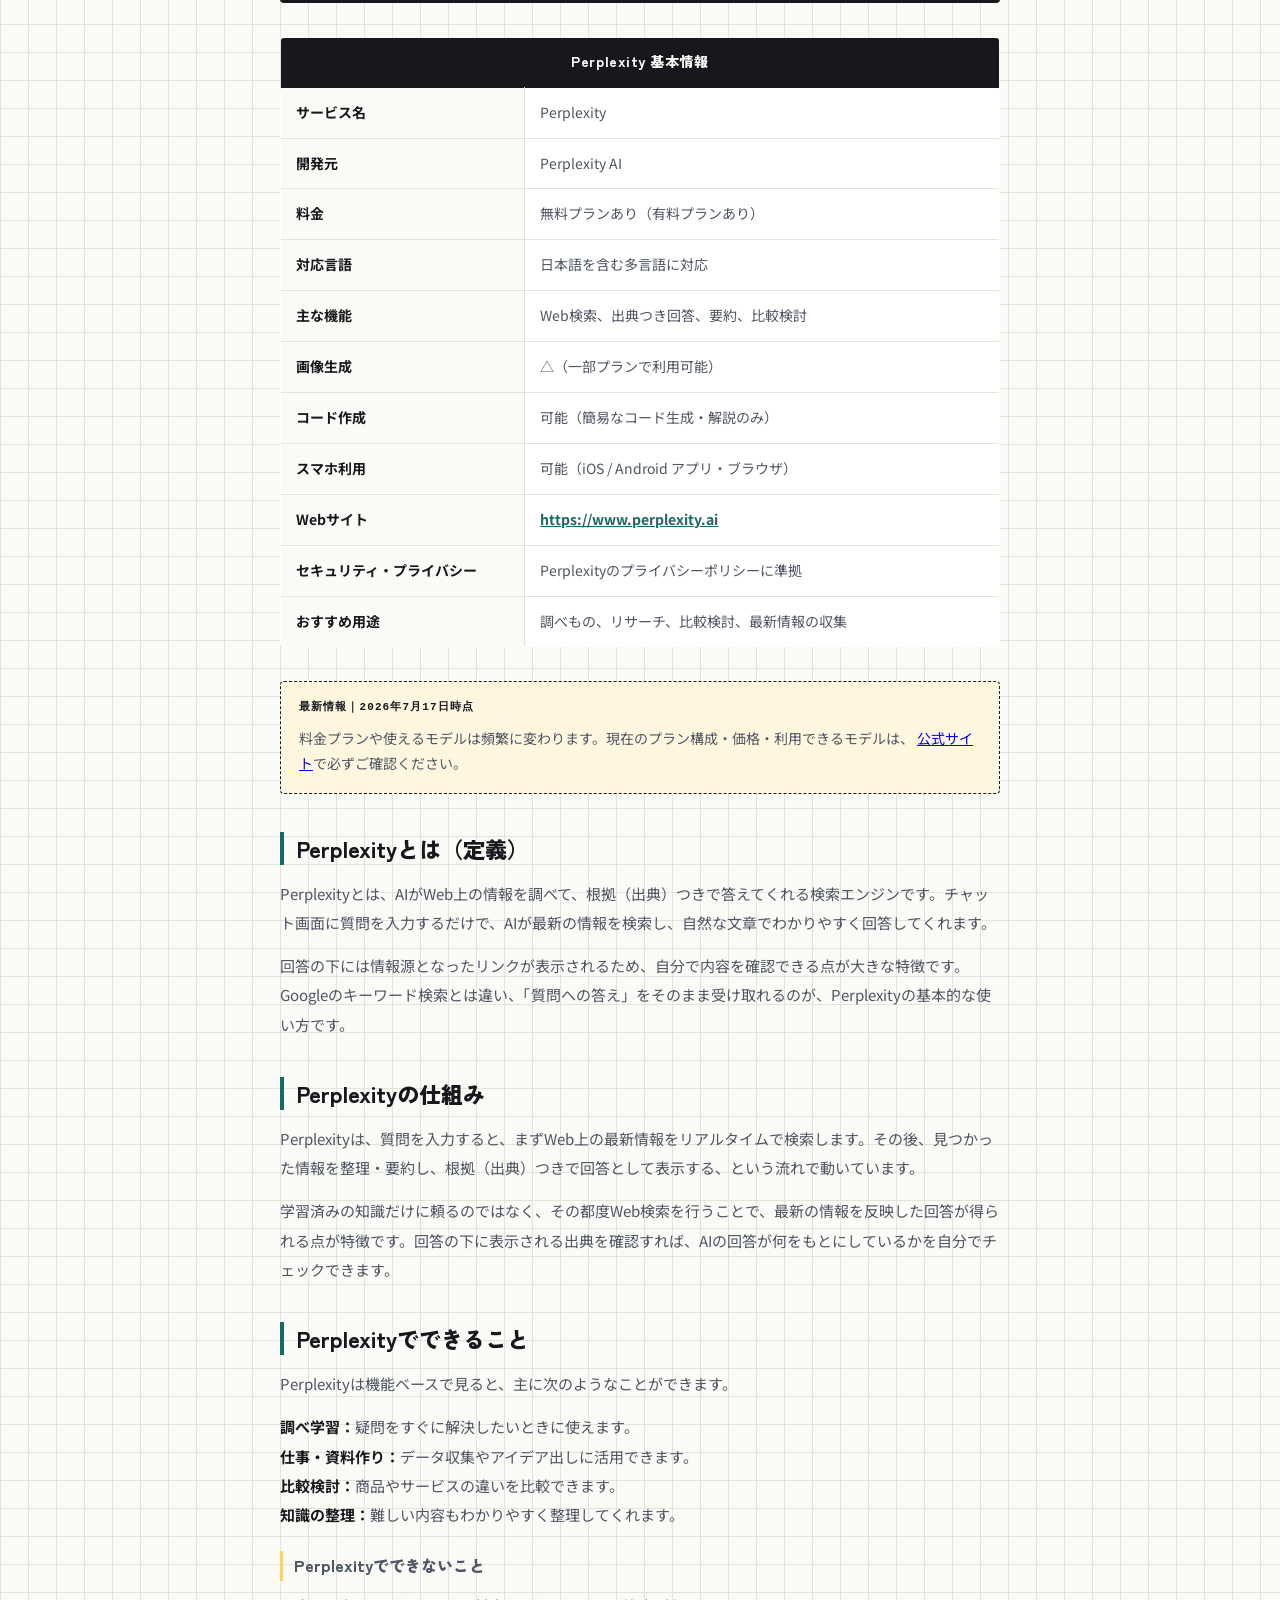
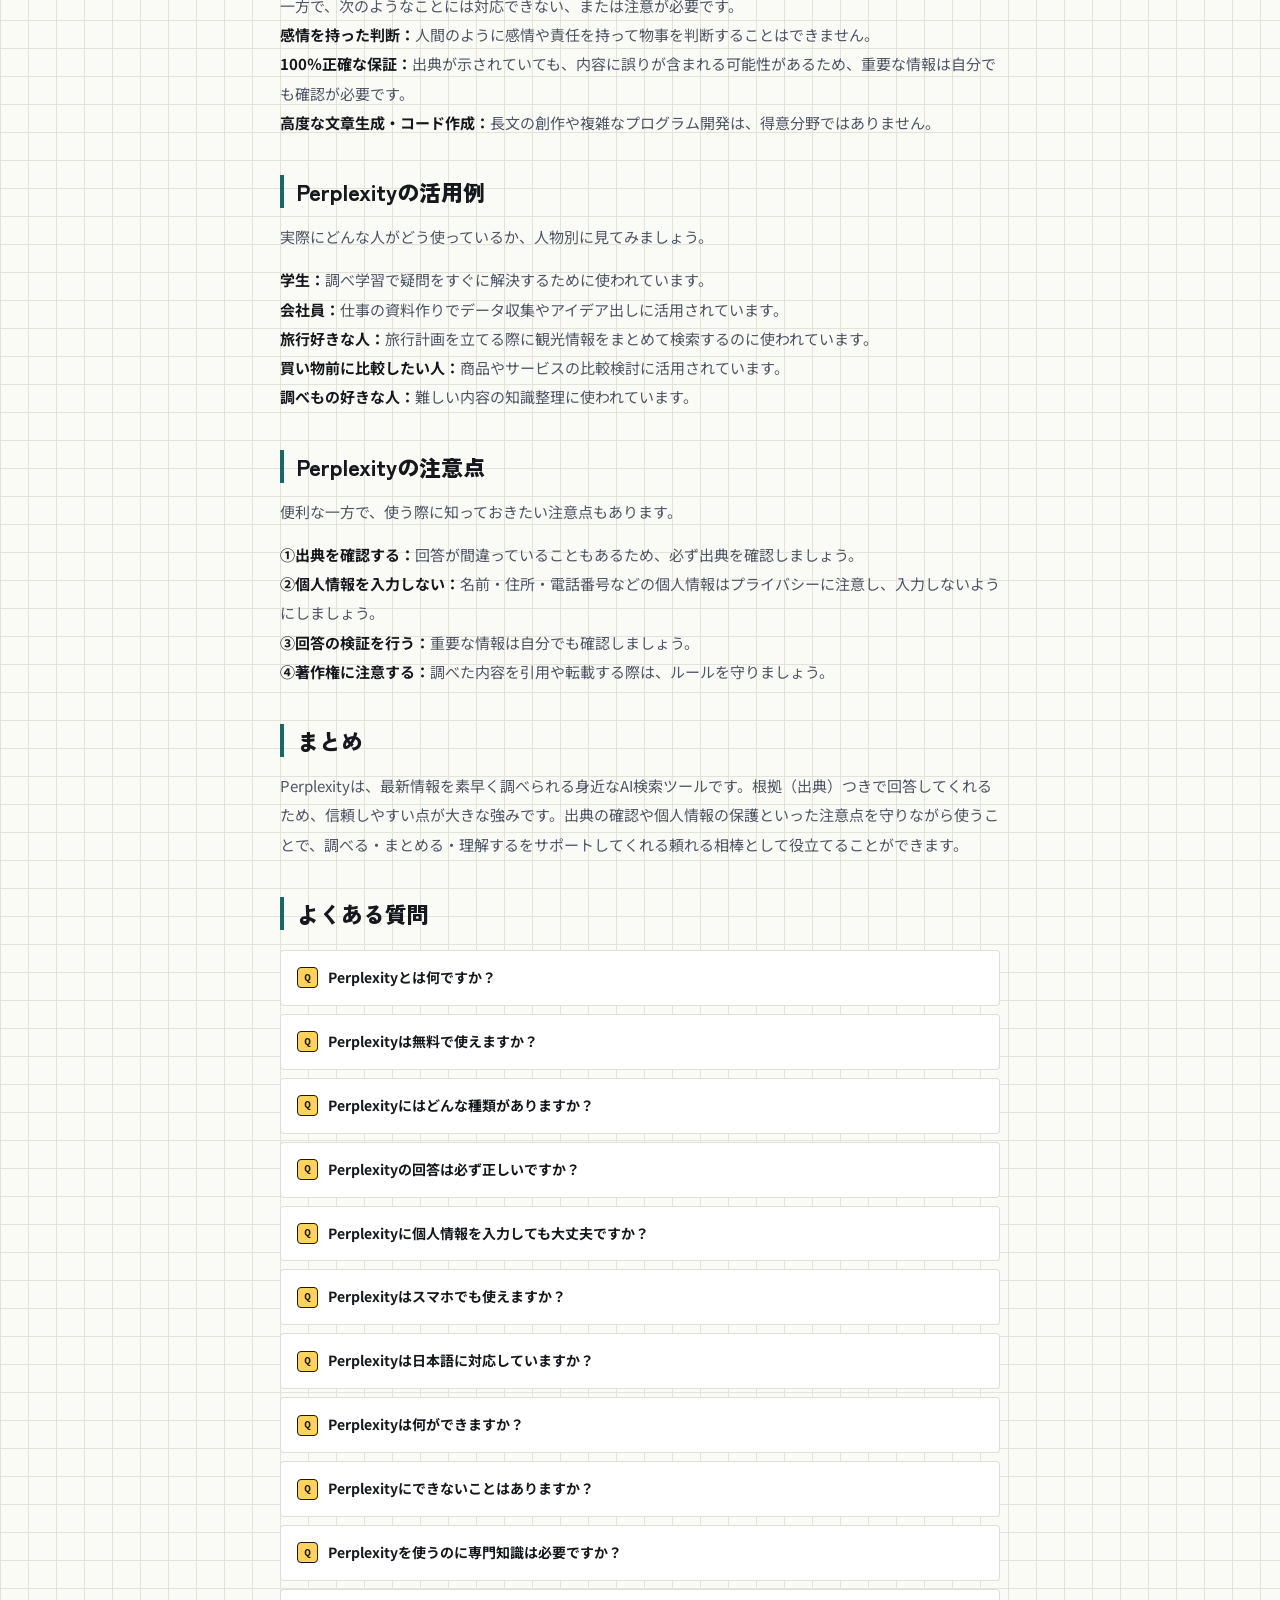
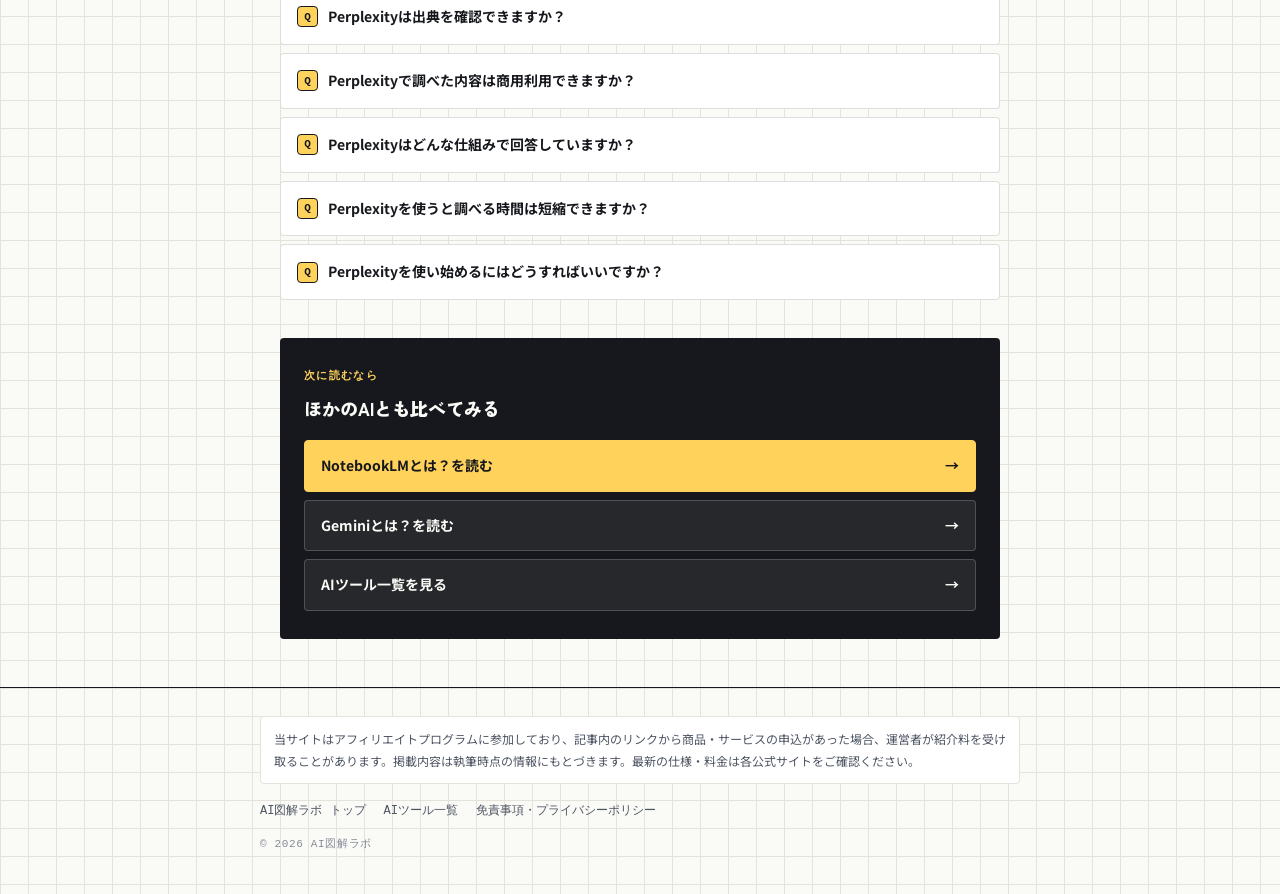
<file: ai/perplexity/index.html>
<!DOCTYPE html>
<html lang="ja">
<head>
<script async src="https://www.googletagmanager.com/gtag/js?id=G-E1PYZS2K83"></script>
<script src="/assets/ga.js"></script>
<meta charset="UTF-8">
<meta name="viewport" content="width=device-width, initial-scale=1.0">
<title>Perplexityとは？出典つきで答えるAI検索を図解 | AI図解ラボ</title>
<meta name="description" content="Perplexityとは何か、図解で30秒でわかる解説。仕組み・できること・活用例・注意点まで初心者向けにやさしく説明します。">
<link rel="canonical" href="https://zukailab.com/ai/perplexity/">
<!-- OGP -->
<meta property="og:type" content="article">
<meta property="og:site_name" content="AI図解ラボ">
<meta property="og:title" content="Perplexityとは？【30秒でわかる図解】 | AI図解ラボ">
<meta property="og:description" content="Perplexityとは何か、図解で30秒でわかる解説。仕組み・できること・活用例・注意点まで初心者向けにやさしく説明します。">
<meta property="og:url" content="https://zukailab.com/ai/perplexity/">
<meta property="og:image" content="https://zukailab.com/images/perplexity-zukai-explanation.png">
<meta name="twitter:card" content="summary_large_image">
<link rel="preconnect" href="https://fonts.googleapis.com">
<link rel="preconnect" href="https://fonts.gstatic.com" crossorigin>
<link href="https://fonts.googleapis.com/css2?family=Noto+Sans+JP:wght@400;500;700;900&family=Zen+Kaku+Gothic+New:wght@700;900&display=swap" rel="stylesheet">
<link rel="stylesheet" href="/assets/style.css">
<!-- 構造化データ：Article -->
<script type="application/ld+json">
{
  "@context":"https://schema.org",
  "@type":"Article",
  "headline":"Perplexityとは？仕組み・できること・使い方を初心者向け解説",
  "image":"https://zukailab.com/images/perplexity-zukai-explanation.png",
  "author":{"@type":"Person","name":"Hiro","url":"https://zukailab.com/#person"},
  "publisher":{"@type":"Organization","name":"AI図解ラボ","logo":{"@type":"ImageObject","url":"https://zukailab.com/images/logo.png"}},
  "datePublished":"2026-06-20",
  "dateModified":"2026-07-17",
  "mainEntityOfPage":{"@type":"WebPage","@id":"https://zukailab.com/ai/perplexity/"},
  "description":"Perplexityとは何か、図解で30秒でわかる解説。仕組み・できること・活用例・注意点まで初心者向けにやさしく説明します。"
}
</script>
<!-- 構造化データ：BreadcrumbList（/ai/ は実在ページ） -->
<script type="application/ld+json">
{
  "@context":"https://schema.org",
  "@type":"BreadcrumbList",
  "itemListElement":[
    {"@type":"ListItem","position":1,"name":"AI図解ラボ","item":"https://zukailab.com/"},
    {"@type":"ListItem","position":2,"name":"AI","item":"https://zukailab.com/ai/"},
    {"@type":"ListItem","position":3,"name":"Perplexityとは？"}
  ]
}
</script>
<!-- 構造化データ：FAQPage（本文と完全一致） -->
<script type="application/ld+json">
{
  "@context":"https://schema.org",
  "@type":"FAQPage",
  "mainEntity":[
    {"@type":"Question","name":"Perplexityとは何ですか？","acceptedAnswer":{"@type":"Answer","text":"Perplexityは、AIがWeb上の情報を調べて、出典（根拠）つきで回答してくれる検索エンジンです。質問を入力するだけで、最新の情報をもとに答えてくれます。"}},
    {"@type":"Question","name":"Perplexityは無料で使えますか？","acceptedAnswer":{"@type":"Answer","text":"無料プランがあり、基本的な機能は無料で利用できます。より高度な機能を使いたい場合は有料プランが用意されています。"}},
    {"@type":"Question","name":"Perplexityにはどんな種類がありますか？","acceptedAnswer":{"@type":"Answer","text":"無料版のほか、個人向け・法人向けなど用途に応じたプランがあります。"}},
    {"@type":"Question","name":"Perplexityの回答は必ず正しいですか？","acceptedAnswer":{"@type":"Answer","text":"いいえ。AIの回答は間違っていることもあるため、表示される出典を確認することが大切です。"}},
    {"@type":"Question","name":"Perplexityに個人情報を入力しても大丈夫ですか？","acceptedAnswer":{"@type":"Answer","text":"名前・住所・電話番号などの個人情報は入力しないことをおすすめします。"}},
    {"@type":"Question","name":"Perplexityはスマホでも使えますか？","acceptedAnswer":{"@type":"Answer","text":"はい。公式アプリやブラウザから、スマホでも問題なく利用できます。"}},
    {"@type":"Question","name":"Perplexityは日本語に対応していますか？","acceptedAnswer":{"@type":"Answer","text":"はい。日本語の質問にも自然な日本語で回答してくれます。"}},
    {"@type":"Question","name":"Perplexityは何ができますか？","acceptedAnswer":{"@type":"Answer","text":"調べもの、最新情報の検索、要約、比較検討など幅広い用途に使えます。"}},
    {"@type":"Question","name":"Perplexityにできないことはありますか？","acceptedAnswer":{"@type":"Answer","text":"感情を持って判断することはできず、回答に誤りが含まれる可能性もあります。重要な内容は出典を確認しましょう。"}},
    {"@type":"Question","name":"Perplexityを使うのに専門知識は必要ですか？","acceptedAnswer":{"@type":"Answer","text":"不要です。話しかけるように質問するだけで使えるため、初心者でも問題ありません。"}},
    {"@type":"Question","name":"Perplexityは出典を確認できますか？","acceptedAnswer":{"@type":"Answer","text":"はい。回答の下に情報源（リンク）が表示されるため、自分で内容を確認できます。"}},
    {"@type":"Question","name":"Perplexityで調べた内容は商用利用できますか？","acceptedAnswer":{"@type":"Answer","text":"多くの場合可能ですが、著作権や利用規約には注意が必要です。最終的な利用判断は自分で行いましょう。"}},
    {"@type":"Question","name":"Perplexityはどんな仕組みで回答していますか？","acceptedAnswer":{"@type":"Answer","text":"入力された質問に対してWeb上の情報を検索し、内容を整理・要約して、出典つきの回答を表示しています。"}},
    {"@type":"Question","name":"Perplexityを使うと調べる時間は短縮できますか？","acceptedAnswer":{"@type":"Answer","text":"はい。複数のサイトを自分で探す手間が減り、調べる時間を大幅に短縮できるケースが多いです。"}},
    {"@type":"Question","name":"Perplexityを使い始めるにはどうすればいいですか？","acceptedAnswer":{"@type":"Answer","text":"公式サイトやアプリからアカウントを登録するだけで、すぐに使い始めることができます。"}}
  ]
}
</script>
</head>
<body>
<header class="header">
  <a href="/" class="logo"><span class="logo-mark">📊</span>AI<em>図解</em>ラボ</a>
  <nav class="header-nav">
    <a href="/ai/" class="nav-link">AI</a>
  </nav>
</header>
<div class="container">
  <nav class="breadcrumb">
    <a href="/">AI図解ラボ</a> &gt; <a href="/ai/">AI</a> &gt; Perplexityとは？
  </nav>
  <article>
    <header class="article-header">
      <span class="category-badge">図 04 ｜ AI・生成AI</span>
      <h1 class="article-h1">Perplexityとは？</h1>
      <p class="article-subcopy">【30秒でわかる図解】仕組み・できること・使い方を初心者向け解説</p>
      <time class="pubdate" datetime="2026-06-20">📅 公開：2026年6月20日 ／ 更新：2026年7月17日</time>
    </header>
    <div class="zukai-wrap">
      <img src="/images/perplexity-zukai-explanation.png"
           alt="Perplexityの仕組みを図解したイラスト。定義・仕組み・メリット・活用例・注意点・まとめの6項目を解説"
           width="1080" height="1350" loading="eager">
    </div>
    <div class="save-banner"><span class="pin">📌</span> 保存版｜あとで見返したい人はブックマーク推奨</div>
    <div class="conclusion-box">
      Perplexityとは、AIがWeb上の情報を調べて、根拠（出典）つきで答えてくれる検索エンジン。回答の下に情報源が表示されるため、自分で内容を確認できる点が特徴です。
    </div>
    <div class="summary-box">
      <div class="summary-box-title">30秒でわかる要約</div>
      <div class="summary-row"><span class="summary-num">①</span>PerplexityはAIが検索・要約してくれる検索エンジン</div>
      <div class="summary-row"><span class="summary-num">②</span>回答には必ず出典（リンク）が表示される</div>
      <div class="summary-row"><span class="summary-num">③</span>調べもの・リサーチ・比較検討に使える</div>
    </div>
    <table class="compare-table">
      <caption>Perplexity 基本情報</caption>
      <tbody>
        <tr><th>サービス名</th><td>Perplexity</td></tr>
        <tr><th>開発元</th><td>Perplexity AI</td></tr>
        <tr><th>料金</th><td>無料プランあり（有料プランあり）</td></tr>
        <tr><th>対応言語</th><td>日本語を含む多言語に対応</td></tr>
        <tr><th>主な機能</th><td>Web検索、出典つき回答、要約、比較検討</td></tr>
        <tr><th>画像生成</th><td>△（一部プランで利用可能）</td></tr>
        <tr><th>コード作成</th><td>可能（簡易なコード生成・解説のみ）</td></tr>
        <tr><th>スマホ利用</th><td>可能（iOS / Android アプリ・ブラウザ）</td></tr>
        <tr><th>Webサイト</th><td><a href="https://www.perplexity.ai" rel="nofollow noopener" target="_blank">https://www.perplexity.ai</a></td></tr>
        <tr><th>セキュリティ・プライバシー</th><td>Perplexityのプライバシーポリシーに準拠</td></tr>
        <tr><th>おすすめ用途</th><td>調べもの、リサーチ、比較検討、最新情報の収集</td></tr>
      </tbody>
    </table>
    <!-- ▼ すぐ古くなる情報（プラン名・料金・モデル名）はここに隔離する。更新はこのブロックだけでよい -->
    <div class="volatile-box">
      <span class="volatile-head">最新情報｜2026年7月17日時点</span>
      料金プランや使えるモデルは頻繁に変わります。現在のプラン構成・価格・利用できるモデルは、
      <a href="https://www.perplexity.ai" rel="nofollow noopener" target="_blank">公式サイト</a>で必ずご確認ください。
    </div>
    <section class="content-section">
      <h2 class="content-h2">Perplexityとは（定義）</h2>
      <p>Perplexityとは、AIがWeb上の情報を調べて、根拠（出典）つきで答えてくれる検索エンジンです。チャット画面に質問を入力するだけで、AIが最新の情報を検索し、自然な文章でわかりやすく回答してくれます。</p>
      <p>回答の下には情報源となったリンクが表示されるため、自分で内容を確認できる点が大きな特徴です。Googleのキーワード検索とは違い、「質問への答え」をそのまま受け取れるのが、Perplexityの基本的な使い方です。</p>
    </section>
    <section class="content-section">
      <h2 class="content-h2">Perplexityの仕組み</h2>
      <p>Perplexityは、質問を入力すると、まずWeb上の最新情報をリアルタイムで検索します。その後、見つかった情報を整理・要約し、根拠（出典）つきで回答として表示する、という流れで動いています。</p>
      <p>学習済みの知識だけに頼るのではなく、その都度Web検索を行うことで、最新の情報を反映した回答が得られる点が特徴です。回答の下に表示される出典を確認すれば、AIの回答が何をもとにしているかを自分でチェックできます。</p>
    </section>
    <section class="content-section">
      <h2 class="content-h2">Perplexityでできること</h2>
      <p>Perplexityは機能ベースで見ると、主に次のようなことができます。</p>
      <p><strong>調べ学習：</strong>疑問をすぐに解決したいときに使えます。<br>
      <strong>仕事・資料作り：</strong>データ収集やアイデア出しに活用できます。<br>
      <strong>比較検討：</strong>商品やサービスの違いを比較できます。<br>
      <strong>知識の整理：</strong>難しい内容もわかりやすく整理してくれます。</p>
      <h3 class="content-h3">Perplexityでできないこと</h3>
      <p>一方で、次のようなことには対応できない、または注意が必要です。<br>
      <strong>感情を持った判断：</strong>人間のように感情や責任を持って物事を判断することはできません。<br>
      <strong>100％正確な保証：</strong>出典が示されていても、内容に誤りが含まれる可能性があるため、重要な情報は自分でも確認が必要です。<br>
      <strong>高度な文章生成・コード作成：</strong>長文の創作や複雑なプログラム開発は、得意分野ではありません。</p>
    </section>
    <section class="content-section">
      <h2 class="content-h2">Perplexityの活用例</h2>
      <p>実際にどんな人がどう使っているか、人物別に見てみましょう。</p>
      <p><strong>学生：</strong>調べ学習で疑問をすぐに解決するために使われています。<br>
      <strong>会社員：</strong>仕事の資料作りでデータ収集やアイデア出しに活用されています。<br>
      <strong>旅行好きな人：</strong>旅行計画を立てる際に観光情報をまとめて検索するのに使われています。<br>
      <strong>買い物前に比較したい人：</strong>商品やサービスの比較検討に活用されています。<br>
      <strong>調べもの好きな人：</strong>難しい内容の知識整理に使われています。</p>
    </section>
    <section class="content-section">
      <h2 class="content-h2">Perplexityの注意点</h2>
      <p>便利な一方で、使う際に知っておきたい注意点もあります。</p>
      <p><strong>①出典を確認する：</strong>回答が間違っていることもあるため、必ず出典を確認しましょう。<br>
      <strong>②個人情報を入力しない：</strong>名前・住所・電話番号などの個人情報はプライバシーに注意し、入力しないようにしましょう。<br>
      <strong>③回答の検証を行う：</strong>重要な情報は自分でも確認しましょう。<br>
      <strong>④著作権に注意する：</strong>調べた内容を引用や転載する際は、ルールを守りましょう。</p>
    </section>
    <section class="content-section">
      <h2 class="content-h2">まとめ</h2>
      <p>Perplexityは、最新情報を素早く調べられる身近なAI検索ツールです。根拠（出典）つきで回答してくれるため、信頼しやすい点が大きな強みです。出典の確認や個人情報の保護といった注意点を守りながら使うことで、調べる・まとめる・理解するをサポートしてくれる頼れる相棒として役立てることができます。</p>
    </section>
    <section class="content-section">
      <h2 class="content-h2">よくある質問</h2>
      <div class="faq-list">
        <details class="faq-item"><summary>Perplexityとは何ですか？</summary><p class="faq-answer">Perplexityは、AIがWeb上の情報を調べて、出典（根拠）つきで回答してくれる検索エンジンです。質問を入力するだけで、最新の情報をもとに答えてくれます。</p></details>
        <details class="faq-item"><summary>Perplexityは無料で使えますか？</summary><p class="faq-answer">無料プランがあり、基本的な機能は無料で利用できます。より高度な機能を使いたい場合は有料プランが用意されています。</p></details>
        <details class="faq-item"><summary>Perplexityにはどんな種類がありますか？</summary><p class="faq-answer">無料版のほか、個人向け・法人向けなど用途に応じたプランがあります。</p></details>
        <details class="faq-item"><summary>Perplexityの回答は必ず正しいですか？</summary><p class="faq-answer">いいえ。AIの回答は間違っていることもあるため、表示される出典を確認することが大切です。</p></details>
        <details class="faq-item"><summary>Perplexityに個人情報を入力しても大丈夫ですか？</summary><p class="faq-answer">名前・住所・電話番号などの個人情報は入力しないことをおすすめします。</p></details>
        <details class="faq-item"><summary>Perplexityはスマホでも使えますか？</summary><p class="faq-answer">はい。公式アプリやブラウザから、スマホでも問題なく利用できます。</p></details>
        <details class="faq-item"><summary>Perplexityは日本語に対応していますか？</summary><p class="faq-answer">はい。日本語の質問にも自然な日本語で回答してくれます。</p></details>
        <details class="faq-item"><summary>Perplexityは何ができますか？</summary><p class="faq-answer">調べもの、最新情報の検索、要約、比較検討など幅広い用途に使えます。</p></details>
        <details class="faq-item"><summary>Perplexityにできないことはありますか？</summary><p class="faq-answer">感情を持って判断することはできず、回答に誤りが含まれる可能性もあります。重要な内容は出典を確認しましょう。</p></details>
        <details class="faq-item"><summary>Perplexityを使うのに専門知識は必要ですか？</summary><p class="faq-answer">不要です。話しかけるように質問するだけで使えるため、初心者でも問題ありません。</p></details>
        <details class="faq-item"><summary>Perplexityは出典を確認できますか？</summary><p class="faq-answer">はい。回答の下に情報源（リンク）が表示されるため、自分で内容を確認できます。</p></details>
        <details class="faq-item"><summary>Perplexityで調べた内容は商用利用できますか？</summary><p class="faq-answer">多くの場合可能ですが、著作権や利用規約には注意が必要です。最終的な利用判断は自分で行いましょう。</p></details>
        <details class="faq-item"><summary>Perplexityはどんな仕組みで回答していますか？</summary><p class="faq-answer">入力された質問に対してWeb上の情報を検索し、内容を整理・要約して、出典つきの回答を表示しています。</p></details>
        <details class="faq-item"><summary>Perplexityを使うと調べる時間は短縮できますか？</summary><p class="faq-answer">はい。複数のサイトを自分で探す手間が減り、調べる時間を大幅に短縮できるケースが多いです。</p></details>
        <details class="faq-item"><summary>Perplexityを使い始めるにはどうすればいいですか？</summary><p class="faq-answer">公式サイトやアプリからアカウントを登録するだけで、すぐに使い始めることができます。</p></details>
      </div>
    </section>
    <!-- 末尾CTA：実在する記事だけにリンクする -->
    <div class="final-cta">
      <div class="final-cta-eyebrow">次に読むなら</div>
      <div class="final-cta-title">ほかのAIとも比べてみる</div>
      <div class="final-cta-list">
        <a href="/ai/notebooklm/" class="final-cta-link primary">NotebookLMとは？を読む <span>→</span></a>
        <a href="/ai/gemini/" class="final-cta-link">Geminiとは？を読む <span>→</span></a>
        <a href="/ai/" class="final-cta-link">AIツール一覧を見る <span>→</span></a>
      </div>
    </div>
  </article>
</div>
<footer class="footer">
  <div class="footer-inner">
    <p class="disclosure">
      当サイトはアフィリエイトプログラムに参加しており、記事内のリンクから商品・サービスの申込があった場合、運営者が紹介料を受け取ることがあります。掲載内容は執筆時点の情報にもとづきます。最新の仕様・料金は各公式サイトをご確認ください。
    </p>
    <nav class="footer-links">
      <a href="/">AI図解ラボ トップ</a>
      <a href="/ai/">AIツール一覧</a>
      <a href="/disclaimer/">免責事項・プライバシーポリシー</a>
    </nav>
    <p class="footer-text">© 2026 AI図解ラボ</p>
  </div>
</footer>
</body>
</html>
</file>
<file: assets/style.css>
@charset "UTF-8";
/* ============================================================
   AI図解ラボ 共通スタイル v12.0
   コンセプト：製図台（方眼紙のうえに図面を置く）
   - 全ページがこの1枚を読み込む。デザイン変更はここだけ直せばよい。
   ============================================================ */

:root{
  /* 紙とインク */
  --paper:#FAFAF6;
  --card:#FFFFFF;
  --ink:#16181D;
  --ink2:#4E5563;
  --ink3:#868C99;
  --rule:#E4E3DB;          /* 方眼の線 */
  --border:rgba(22,24,29,0.14);

  /* アクセント */
  --accent:#136B63;        /* 製図インク（ティール） */
  --accent-soft:#E7F2F0;
  --marker:#FFD25C;        /* 蛍光マーカー */
  --marker-soft:#FFF6E0;
  --alert:#B4472F;         /* 注意点用（赤インク） */
  --alert-soft:#FBEDE9;

  /* かたち */
  --r:4px;                 /* 角はほぼ立てる＝製図の質感 */
  --shadow:3px 3px 0 var(--ink);
  --shadow-accent:3px 3px 0 var(--accent);

  --mono: ui-monospace,"SFMono-Regular","Roboto Mono",Menlo,Consolas,monospace;
  --sans:'Noto Sans JP',"Hiragino Kaku Gothic ProN","Yu Gothic Medium",Meiryo,system-ui,sans-serif;
  --display:'Zen Kaku Gothic New','Noto Sans JP',sans-serif;
}

*,*::before,*::after{box-sizing:border-box;margin:0;padding:0;}
html{scroll-behavior:smooth;-webkit-text-size-adjust:100%;}

body{
  font-family:var(--sans);
  color:var(--ink);
  font-size:16px;
  line-height:1.85;
  -webkit-font-smoothing:antialiased;
  background-color:var(--paper);
  background-image:
    linear-gradient(var(--rule) 1px,transparent 1px),
    linear-gradient(90deg,var(--rule) 1px,transparent 1px);
  background-size:28px 28px;
}

img{max-width:100%;height:auto;}

/* ============================================================
   ヘッダー
   ============================================================ */
.header{
  background:var(--paper);
  border-bottom:1px solid var(--ink);
  position:sticky;top:0;z-index:100;
  height:58px;display:flex;align-items:center;
  padding:0 20px;gap:16px;
}
.logo{
  font-family:var(--display);
  font-size:19px;font-weight:900;letter-spacing:.02em;
  color:var(--ink);text-decoration:none;
  display:flex;align-items:center;gap:7px;
}
.logo-mark{
  width:26px;height:26px;flex-shrink:0;
  border:1px solid var(--ink);border-radius:var(--r);
  background:var(--marker);
  display:flex;align-items:center;justify-content:center;
  font-size:13px;line-height:1;
}
.logo em{
  font-style:normal;
  background:linear-gradient(transparent 60%,var(--marker) 60%);
  padding:0 1px;
}
.header-nav{margin-left:auto;display:flex;gap:4px;align-items:center;}
.nav-link{
  font-family:var(--mono);font-size:12px;letter-spacing:.04em;
  color:var(--ink2);text-decoration:none;
  padding:6px 11px;border-radius:var(--r);
  transition:background .15s,color .15s;
}
.nav-link:hover,.nav-link:focus-visible{background:var(--accent-soft);color:var(--accent);}

/* ============================================================
   コンテナ
   ============================================================ */
.container{max-width:760px;margin:0 auto;padding:0 20px;}
.container-wide{max-width:920px;margin:0 auto;padding:0 20px;}

/* ============================================================
   トップ／カテゴリページ
   ============================================================ */
.hero{padding:60px 0 44px;}
.eyebrow{
  font-family:var(--mono);font-size:12px;letter-spacing:.18em;
  color:var(--accent);text-transform:uppercase;margin-bottom:18px;
}
.hero h1{
  font-family:var(--display);
  font-size:clamp(28px,5.2vw,44px);font-weight:900;
  line-height:1.42;letter-spacing:-.01em;margin-bottom:22px;
}
.hero h1 .hl{background:linear-gradient(transparent 58%,var(--marker) 58%);}
.lede{font-size:16px;color:var(--ink2);max-width:34em;margin-bottom:28px;}
.hero-meta{
  display:flex;gap:24px;flex-wrap:wrap;
  font-family:var(--mono);font-size:12px;color:var(--ink3);
  border-top:1px solid var(--ink);padding-top:14px;
}
.hero-meta b{color:var(--ink);font-size:15px;}

.sec{padding:36px 0;}
.sec-head{
  display:flex;align-items:baseline;gap:14px;
  border-bottom:2px solid var(--ink);
  padding-bottom:10px;margin-bottom:26px;
}
.sec-head h2{font-family:var(--display);font-size:21px;font-weight:900;letter-spacing:.02em;}
.sec-head span{font-family:var(--mono);font-size:11px;color:var(--ink3);margin-left:auto;letter-spacing:.08em;}

/* 記事カード（図番＝シリーズの通し番号） */
.grid{
  display:grid;grid-template-columns:repeat(auto-fill,minmax(230px,1fr));
  gap:14px;list-style:none;
}
.card{
  position:relative;display:block;
  background:var(--card);border:1px solid var(--ink);border-radius:var(--r);
  padding:18px 16px 16px;
  text-decoration:none;color:var(--ink);
  transition:transform .14s ease,box-shadow .14s ease;
}
.card:hover,.card:focus-visible{
  transform:translate(-2px,-2px);
  box-shadow:var(--shadow-accent);outline:none;
}
.card:focus-visible{box-shadow:var(--shadow-accent),0 0 0 3px var(--marker);}
.plate{
  font-family:var(--mono);font-size:11px;letter-spacing:.1em;
  color:var(--accent);display:block;margin-bottom:7px;
}
.card h3{font-family:var(--display);font-size:17px;font-weight:900;margin-bottom:5px;line-height:1.5;}
.card p{font-size:13px;color:var(--ink2);line-height:1.7;}
.card .arrow{position:absolute;right:13px;bottom:11px;font-family:var(--mono);font-size:13px;color:var(--ink3);}

.card.soon{
  background:transparent;border-style:dashed;
  pointer-events:none;cursor:default;
}
.card.soon .plate,.card.soon h3,.card.soon p{color:var(--ink3);}

/* このサイトについて */
.about p{margin-bottom:16px;color:var(--ink2);}
.about ul{padding-left:1.2em;margin-bottom:16px;color:var(--ink2);}
.about li{margin-bottom:6px;}

/* ============================================================
   記事ページ
   ============================================================ */
.breadcrumb{font-family:var(--mono);font-size:11.5px;color:var(--ink3);padding:16px 0 0;letter-spacing:.02em;}
.breadcrumb a{color:var(--ink3);text-decoration:none;}
.breadcrumb a:hover{color:var(--accent);text-decoration:underline;}

.article-header{padding:20px 0 26px;}
.category-badge{
  display:inline-block;font-family:var(--mono);
  background:var(--accent-soft);color:var(--accent);
  border:1px solid var(--accent);
  font-size:11px;font-weight:700;letter-spacing:.06em;
  padding:3px 10px;border-radius:var(--r);margin-bottom:14px;
}
.article-h1{
  font-family:var(--display);
  font-size:clamp(26px,5vw,38px);font-weight:900;
  line-height:1.32;letter-spacing:-.01em;margin-bottom:14px;
}
.article-subcopy{
  display:inline-block;
  background:linear-gradient(transparent 58%,var(--marker) 58%);
  font-size:14px;font-weight:700;color:var(--ink);line-height:1.9;
}
.pubdate{
  display:block;margin-top:14px;
  font-family:var(--mono);font-size:11px;color:var(--ink3);letter-spacing:.04em;
}

/* 図解画像（主役） */
.zukai-wrap{margin:26px 0;text-align:center;}
.zukai-wrap img{
  max-width:600px;width:100%;display:block;margin:0 auto;
  border:1px solid var(--ink);border-radius:var(--r);
  box-shadow:6px 6px 0 var(--rule);
}

/* 保存版バナー */
.save-banner{
  background:var(--ink);color:var(--paper);
  font-family:var(--mono);font-size:12px;letter-spacing:.04em;
  text-align:center;padding:10px 16px;border-radius:var(--r);
  margin:22px 0;display:flex;align-items:center;justify-content:center;gap:8px;
}
.save-banner .pin{color:var(--marker);}

/* 一言結論 */
.conclusion-box{
  background:var(--card);
  border:1px solid var(--ink);border-left:5px solid var(--accent);
  border-radius:var(--r);
  padding:18px 20px;margin:20px 0;
  font-size:15px;font-weight:700;line-height:1.8;
}

/* 3行要約 */
.summary-box{
  background:var(--ink);color:var(--paper);
  border-radius:var(--r);padding:20px 22px;margin:20px 0 34px;
}
.summary-box-title{
  font-family:var(--mono);color:var(--marker);
  font-size:11px;font-weight:700;letter-spacing:.14em;
  text-transform:uppercase;margin-bottom:12px;
}
.summary-row{display:flex;gap:10px;font-size:14px;line-height:1.75;margin-bottom:7px;color:rgba(250,250,246,.9);}
.summary-row:last-child{margin-bottom:0;}
.summary-num{color:var(--marker);font-weight:900;flex-shrink:0;font-family:var(--mono);}

/* 基本情報テーブル */
.compare-table{
  width:100%;border-collapse:collapse;
  margin:26px 0 34px;font-size:14px;
  background:var(--card);
  border:1px solid var(--ink);border-radius:var(--r);overflow:hidden;
}
.compare-table caption{
  font-family:var(--display);
  background:var(--ink);color:var(--paper);
  font-weight:900;font-size:14px;padding:12px;letter-spacing:.04em;
}
.compare-table th,.compare-table td{padding:12px 15px;text-align:left;border-bottom:1px solid var(--rule);}
.compare-table th{background:var(--paper);color:var(--ink);font-weight:700;width:34%;border-right:1px solid var(--rule);}
.compare-table td{color:var(--ink2);}
.compare-table tr:last-child th,.compare-table tr:last-child td{border-bottom:none;}
.compare-table a{color:var(--accent);font-weight:700;text-decoration:underline;}

/* 更新日つき「最新情報」ブロック（モデル名・料金はここに隔離する） */
.volatile-box{
  background:var(--marker-soft);
  border:1px dashed var(--ink);border-radius:var(--r);
  padding:16px 18px;margin:24px 0;font-size:14px;color:var(--ink2);line-height:1.8;
}
.volatile-box .volatile-head{
  font-family:var(--mono);font-size:11px;letter-spacing:.1em;
  color:var(--ink);font-weight:700;margin-bottom:8px;display:block;
}

/* 本文 */
.content-section{margin:38px 0;}
.content-h2{
  font-family:var(--display);font-size:22px;font-weight:900;
  margin-bottom:14px;padding-left:13px;border-left:4px solid var(--accent);
  line-height:1.5;
}
.content-h3{
  font-family:var(--display);font-size:16px;font-weight:900;color:var(--ink2);
  margin:22px 0 10px;padding-left:11px;border-left:3px solid var(--marker);
}
.content-section p{font-size:15px;color:var(--ink2);line-height:1.95;margin-bottom:14px;}
.content-section strong{color:var(--ink);}
.content-section a{color:var(--accent);}

/* FAQ */
.faq-list{display:flex;flex-direction:column;gap:8px;margin:20px 0 38px;}
.faq-item{background:var(--card);border:1px solid var(--border);border-radius:var(--r);overflow:hidden;}
.faq-item summary{
  padding:14px 16px;font-size:14px;font-weight:700;color:var(--ink);
  cursor:pointer;display:flex;align-items:center;gap:10px;list-style:none;
}
.faq-item summary::-webkit-details-marker{display:none;}
.faq-item summary::before{
  content:'Q';flex-shrink:0;width:21px;height:21px;
  border:1px solid var(--ink);border-radius:var(--r);
  background:var(--marker);color:var(--ink);
  font-family:var(--mono);font-size:11px;font-weight:700;
  display:flex;align-items:center;justify-content:center;
}
.faq-item[open]{border-color:var(--ink);}
.faq-item[open] summary::before{background:var(--accent);color:#fff;border-color:var(--accent);}
.faq-answer{padding:0 16px 15px 47px;font-size:13.5px;color:var(--ink2);line-height:1.85;}

/* 末尾CTA */
.final-cta{
  background:var(--ink);border-radius:var(--r);
  padding:28px 24px;margin:38px 0;
}
.final-cta-eyebrow{
  font-family:var(--mono);color:var(--marker);
  font-size:11px;font-weight:700;letter-spacing:.12em;
  text-transform:uppercase;margin-bottom:8px;
}
.final-cta-title{
  font-family:var(--display);color:var(--paper);
  font-size:18px;font-weight:900;margin-bottom:18px;line-height:1.5;
}
.final-cta-list{display:flex;flex-direction:column;gap:8px;}
.final-cta-link{
  background:rgba(250,250,246,.07);
  border:1px solid rgba(250,250,246,.2);
  color:var(--paper);font-size:14px;font-weight:700;text-decoration:none;
  padding:12px 16px;border-radius:var(--r);
  display:flex;align-items:center;justify-content:space-between;gap:10px;
  transition:background .15s,border-color .15s;
}
.final-cta-link:hover,.final-cta-link:focus-visible{background:var(--accent);border-color:var(--accent);outline:none;}
.final-cta-link.primary{background:var(--marker);color:var(--ink);border-color:var(--marker);}
.final-cta-link.primary:hover{background:#FFC42E;}

/* ============================================================
   フッター
   ============================================================ */
.footer{border-top:1px solid var(--ink);margin-top:48px;padding:28px 20px 40px;}
.footer-inner{max-width:760px;margin:0 auto;}
.disclosure{
  font-size:12px;color:var(--ink2);line-height:1.8;
  background:var(--card);border:1px solid var(--rule);border-radius:var(--r);
  padding:11px 13px;margin-bottom:16px;
}
.footer-links{display:flex;gap:18px;flex-wrap:wrap;margin-bottom:12px;}
.footer-links a{font-family:var(--mono);color:var(--ink2);font-size:12px;text-decoration:none;}
.footer-links a:hover{color:var(--accent);text-decoration:underline;}
.footer-text{font-family:var(--mono);font-size:11px;color:var(--ink3);letter-spacing:.06em;}

/* ============================================================
   レスポンシブ／アクセシビリティ
   ============================================================ */
@media (max-width:600px){
  body{background-size:22px 22px;}
  .header{padding:0 14px;}
  .logo{font-size:17px;}
  .nav-link{padding:6px 8px;}
  .hero{padding:40px 0 30px;}
  .compare-table{font-size:12.5px;}
  .compare-table th,.compare-table td{padding:10px;}
  .compare-table th{width:38%;}
  .faq-answer{padding-left:16px;}
}

@media (prefers-reduced-motion:reduce){
  html{scroll-behavior:auto;}
  .card{transition:none;}
  .card:hover,.card:focus-visible{transform:none;}
}

a:focus-visible,summary:focus-visible{outline:3px solid var(--marker);outline-offset:2px;}
</file>
